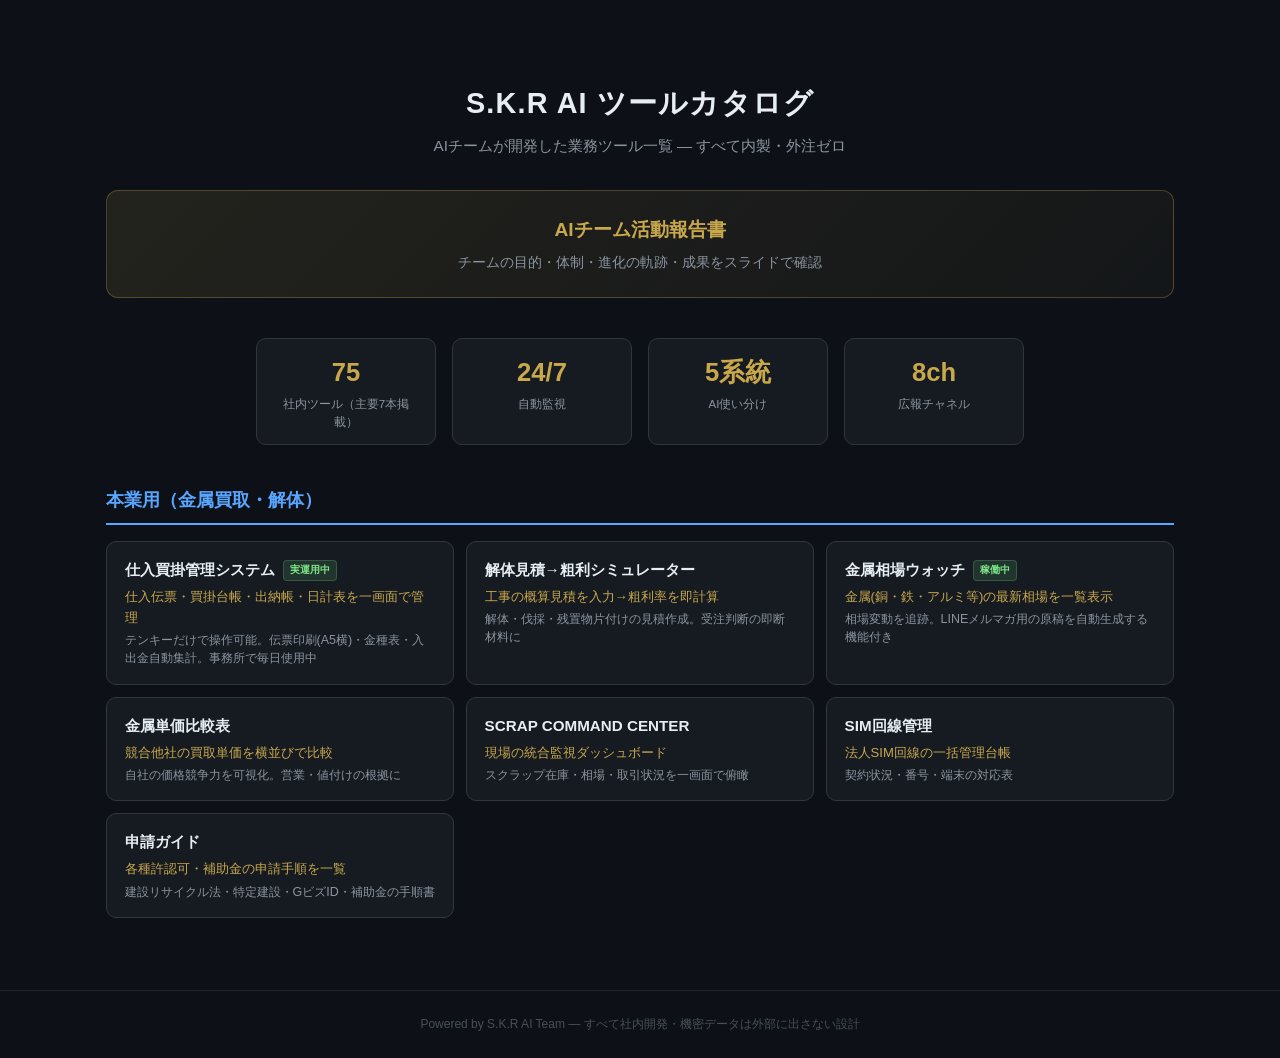
<file: index.html>
<!DOCTYPE html>
<html lang="ja">
<head>
<meta charset="UTF-8">
<meta name="viewport" content="width=device-width, initial-scale=1.0">
<title>S.K.R AI ツールカタログ</title>
<style>
  *,*::before,*::after{box-sizing:border-box;margin:0;padding:0}
  body{
    background:#0d1117;
    color:#c9d1d9;
    font-family:'Segoe UI','Hiragino Sans','Noto Sans JP',sans-serif;
    line-height:1.6;
    min-height:100vh;
    display:flex;
    flex-direction:column;
  }
  .container{
    max-width:1100px;
    margin:0 auto;
    padding:2rem 1rem;
    flex:1;
  }
  .header{
    text-align:center;
    padding:3rem 1rem 2rem;
  }
  .header h1{
    font-size:1.8rem;
    font-weight:700;
    color:#e6edf3;
    letter-spacing:.04em;
  }
  .header p{
    margin-top:.5rem;
    font-size:.95rem;
    color:#8b949e;
  }
  /* Hero banner */
  .hero{
    display:block;
    background:linear-gradient(135deg,rgba(201,168,76,.12),rgba(201,168,76,.04));
    border:1px solid rgba(201,168,76,.3);
    border-radius:12px;
    padding:1.5rem 1.5rem;
    text-decoration:none;
    color:inherit;
    margin-bottom:2.5rem;
    text-align:center;
    transition:border-color .2s,box-shadow .2s;
  }
  .hero:hover{border-color:rgba(201,168,76,.6);box-shadow:0 0 0 2px rgba(201,168,76,.15)}
  .hero-title{font-size:1.2rem;font-weight:700;color:#c9a84c;margin-bottom:.3rem}
  .hero-desc{font-size:.88rem;color:#8b949e}
  /* Stats */
  .stats{
    display:flex;flex-wrap:wrap;gap:1rem;justify-content:center;
    margin-bottom:2.5rem;
  }
  .stat{
    background:#161b22;border:1px solid #30363d;border-radius:10px;
    padding:.8rem 1.2rem;text-align:center;min-width:120px;flex:1;max-width:180px;
  }
  .stat-num{font-size:1.6rem;font-weight:900;color:#c9a84c}
  .stat-label{font-size:.72rem;color:#8b949e;margin-top:.1rem}
  /* Section */
  .section{margin-bottom:2.5rem}
  .section-title{
    font-size:1.15rem;
    font-weight:600;
    padding-bottom:.5rem;
    margin-bottom:1rem;
    border-bottom:2px solid;
  }
  .section-title--main{color:#58a6ff;border-color:#58a6ff}
  .section-title--side{color:#7ee787;border-color:#7ee787}
  .section-title--personal{color:#f0883e;border-color:#f0883e}
  /* Grid */
  .grid{
    display:grid;
    gap:.75rem;
    grid-template-columns:1fr;
  }
  @media(min-width:600px){.grid{grid-template-columns:repeat(2,1fr)}}
  @media(min-width:900px){.grid{grid-template-columns:repeat(3,1fr)}}
  /* Card */
  .card{
    display:block;
    background:#161b22;
    border:1px solid #30363d;
    border-radius:10px;
    padding:1rem 1.1rem;
    text-decoration:none;
    color:inherit;
    min-height:48px;
    transition:border-color .15s,box-shadow .15s;
  }
  .card:hover,.card:focus-visible{
    border-color:#58a6ff;
    box-shadow:0 0 0 1px #58a6ff33;
    outline:none;
  }
  .card-title{
    font-size:.95rem;
    font-weight:600;
    color:#e6edf3;
    margin-bottom:.25rem;
  }
  .card-use{
    font-size:.82rem;
    color:#c9a84c;
    margin-bottom:.2rem;
    font-weight:500;
  }
  .card-desc{
    font-size:.78rem;
    color:#8b949e;
    line-height:1.45;
  }
  .badge{
    display:inline-block;
    font-size:.65rem;
    padding:1px 6px;
    border-radius:4px;
    margin-left:4px;
    vertical-align:middle;
  }
  .badge-live{background:rgba(100,200,120,.15);color:#7ee787;border:1px solid rgba(100,200,120,.25)}
  .badge-wip{background:rgba(240,136,62,.1);color:#f0883e;border:1px solid rgba(240,136,62,.2)}
  .footer{
    text-align:center;
    padding:1.5rem 1rem;
    font-size:.75rem;
    color:#484f58;
    border-top:1px solid #21262d;
  }
</style>
</head>
<body>

<div class="container">
  <header class="header">
    <h1>S.K.R AI ツールカタログ</h1>
    <p>AIチームが開発した業務ツール一覧 — すべて内製・外注ゼロ</p>
  </header>

  <!-- Hero: Team Report -->
  <a class="hero" href="team-report.html">
    <div class="hero-title">AIチーム活動報告書</div>
    <div class="hero-desc">チームの目的・体制・進化の軌跡・成果をスライドで確認</div>
  </a>

  <!-- Stats -->
  <div class="stats">
    <div class="stat"><div class="stat-num">75</div><div class="stat-label">社内ツール（主要7本掲載）</div></div>
    <div class="stat"><div class="stat-num">24/7</div><div class="stat-label">自動監視</div></div>
    <div class="stat"><div class="stat-num">5系統</div><div class="stat-label">AI使い分け</div></div>
    <div class="stat"><div class="stat-num">8ch</div><div class="stat-label">広報チャネル</div></div>
  </div>

  <!-- 本業用 -->
  <section class="section">
    <h2 class="section-title section-title--main">本業用（金属買取・解体）</h2>
    <div class="grid">
      <a class="card" href="shiire-kaikake.html">
        <div class="card-title">仕入買掛管理システム <span class="badge badge-live">実運用中</span></div>
        <div class="card-use">仕入伝票・買掛台帳・出納帳・日計表を一画面で管理</div>
        <div class="card-desc">テンキーだけで操作可能。伝票印刷(A5横)・金種表・入出金自動集計。事務所で毎日使用中</div>
      </a>
      <a class="card" href="mitsumori-sim.html">
        <div class="card-title">解体見積→粗利シミュレーター</div>
        <div class="card-use">工事の概算見積を入力→粗利率を即計算</div>
        <div class="card-desc">解体・伐採・残置物片付けの見積作成。受注判断の即断材料に</div>
      </a>
      <a class="card" href="soba-watch.html">
        <div class="card-title">金属相場ウォッチ <span class="badge badge-live">稼働中</span></div>
        <div class="card-use">金属(銅・鉄・アルミ等)の最新相場を一覧表示</div>
        <div class="card-desc">相場変動を追跡。LINEメルマガ用の原稿を自動生成する機能付き</div>
      </a>
      <a class="card" href="skr-price-compare.html">
        <div class="card-title">金属単価比較表</div>
        <div class="card-use">競合他社の買取単価を横並びで比較</div>
        <div class="card-desc">自社の価格競争力を可視化。営業・値付けの根拠に</div>
      </a>
      <a class="card" href="scrap-monitor.html">
        <div class="card-title">SCRAP COMMAND CENTER</div>
        <div class="card-use">現場の統合監視ダッシュボード</div>
        <div class="card-desc">スクラップ在庫・相場・取引状況を一画面で俯瞰</div>
      </a>
      <a class="card" href="sim-manager.html">
        <div class="card-title">SIM回線管理</div>
        <div class="card-use">法人SIM回線の一括管理台帳</div>
        <div class="card-desc">契約状況・番号・端末の対応表</div>
      </a>
      <a class="card" href="shinsei-guide.html">
        <div class="card-title">申請ガイド</div>
        <div class="card-use">各種許認可・補助金の申請手順を一覧</div>
        <div class="card-desc">建設リサイクル法・特定建設・GビズID・補助金の手順書</div>
      </a>
    </div>
  </section>


</div>

<footer class="footer">Powered by S.K.R AI Team — すべて社内開発・機密データは外部に出さない設計</footer>

</body>
</html>
</file>
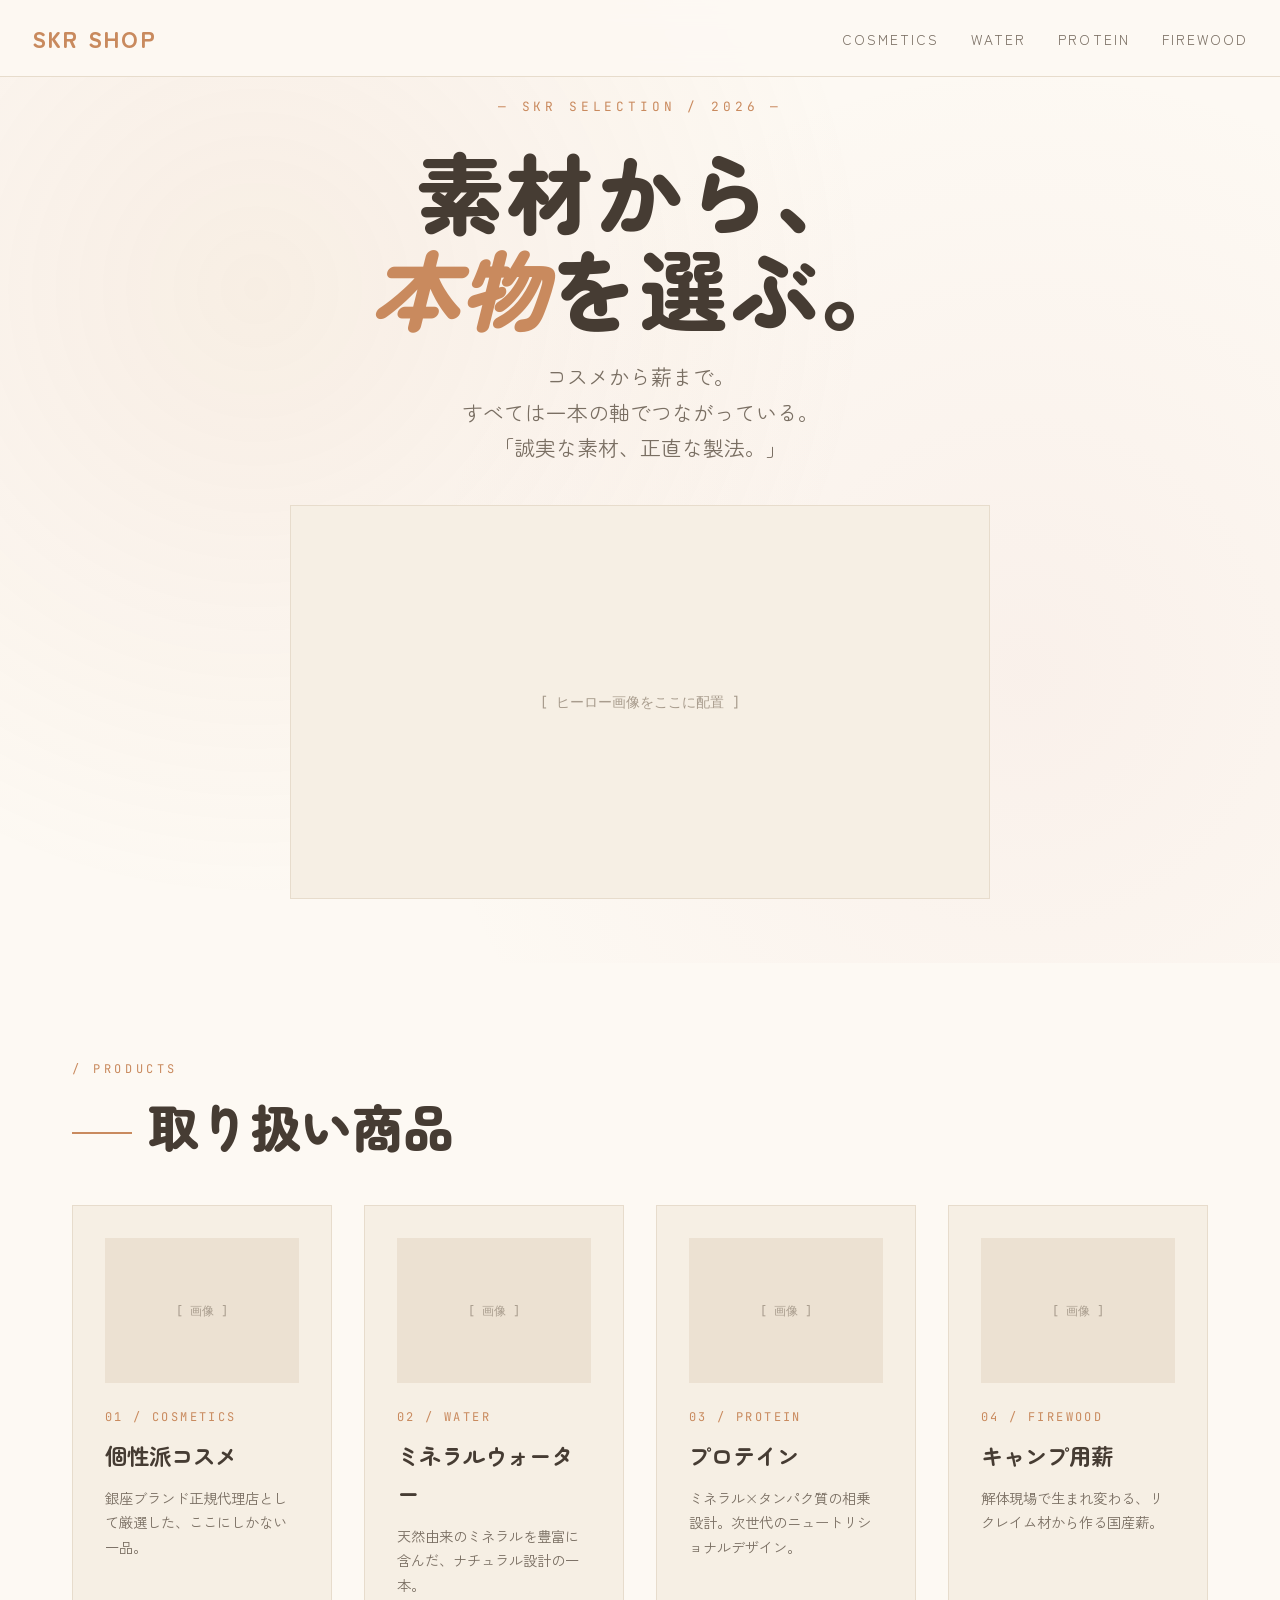
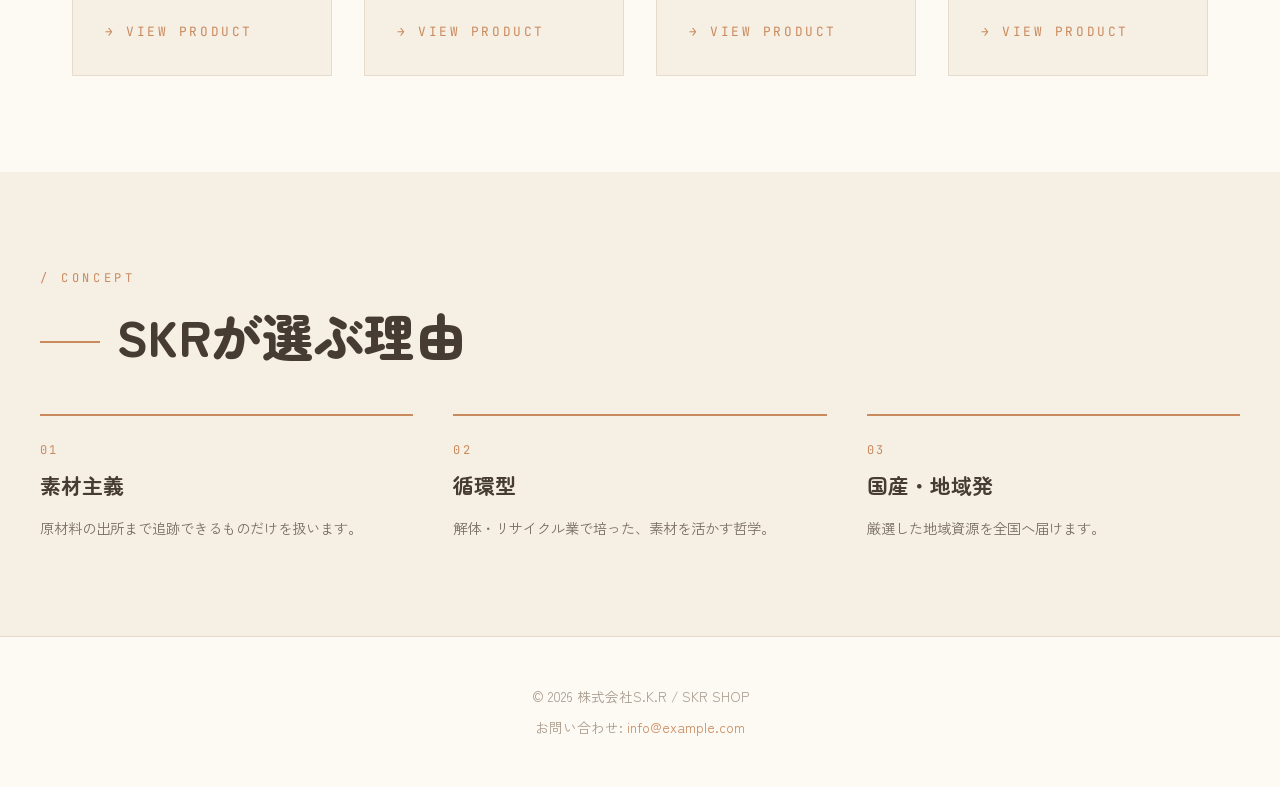
<file: wbl/index.html>
<!DOCTYPE html>
<html lang="ja">
<head>
  <meta charset="UTF-8">
  <meta name="viewport" content="width=device-width, initial-scale=1.0">
  <title>SKR SHOP | 厳選プロダクト</title>
  <meta name="description" content="SKRが厳選した個性派プロダクト。コスメ、ミネラルウォーター、プロテイン、キャンプ用薪。">
  <link rel="stylesheet" href="style.css">
</head>
<body>

  <!-- NAV -->
  <nav class="nav">
    <a href="index.html" class="nav-logo">SKR SHOP</a>
    <ul class="nav-links">
      <li><a href="cosmetics.html">Cosmetics</a></li>
      <li><a href="water.html">Water</a></li>
      <li><a href="protein.html">Protein</a></li>
      <li><a href="firewood.html">Firewood</a></li>
    </ul>
  </nav>

  <!-- HERO -->
  <section class="hero">
    <div class="hero-tag">— SKR Selection / 2026 —</div>
    <h1 class="hero-title">
      素材から、<br>
      <span class="accent">本物</span>を選ぶ。
    </h1>
    <p class="hero-subtitle">
      コスメから薪まで。<br>
      すべては一本の軸でつながっている。<br>
      「誠実な素材、正直な製法。」
    </p>
    <div class="hero-image">
      <!-- TODO: ヒーロー画像をここに -->
      <!-- <img src="images/hero.jpg" alt="SKR Shop"> -->
      [ ヒーロー画像をここに配置 ]
    </div>
  </section>

  <!-- PRODUCTS -->
  <section class="section">
    <div class="section-label">/ Products</div>
    <h2 class="section-title"><span class="divider"></span>取り扱い商品</h2>

    <div class="product-grid">

      <!-- コスメ -->
      <a href="cosmetics.html" class="product-card reveal">
        <div class="product-card-image">
          <!-- <img src="images/cosmetics-thumb.jpg" alt=""> -->
          [ 画像 ]
        </div>
        <div class="product-card-num">01 / COSMETICS</div>
        <h3 class="product-card-title">個性派コスメ</h3>
        <p class="product-card-desc">銀座ブランド正規代理店として厳選した、ここにしかない一品。</p>
        <span class="product-card-link">→ View Product</span>
      </a>

      <!-- ミネラルウォーター -->
      <a href="water.html" class="product-card reveal">
        <div class="product-card-image">
          <!-- <img src="images/water-thumb.jpg" alt=""> -->
          [ 画像 ]
        </div>
        <div class="product-card-num">02 / WATER</div>
        <h3 class="product-card-title">ミネラルウォーター</h3>
        <p class="product-card-desc">天然由来のミネラルを豊富に含んだ、ナチュラル設計の一本。</p>
        <span class="product-card-link">→ View Product</span>
      </a>

      <!-- プロテイン -->
      <a href="protein.html" class="product-card reveal">
        <div class="product-card-image">
          <!-- <img src="images/protein-thumb.jpg" alt=""> -->
          [ 画像 ]
        </div>
        <div class="product-card-num">03 / PROTEIN</div>
        <h3 class="product-card-title">プロテイン</h3>
        <p class="product-card-desc">ミネラル×タンパク質の相乗設計。次世代のニュートリショナルデザイン。</p>
        <span class="product-card-link">→ View Product</span>
      </a>

      <!-- 薪 -->
      <a href="firewood.html" class="product-card reveal">
        <div class="product-card-image">
          <!-- <img src="images/firewood-thumb.jpg" alt=""> -->
          [ 画像 ]
        </div>
        <div class="product-card-num">04 / FIREWOOD</div>
        <h3 class="product-card-title">キャンプ用薪</h3>
        <p class="product-card-desc">解体現場で生まれ変わる、リクレイム材から作る国産薪。</p>
        <span class="product-card-link">→ View Product</span>
      </a>

    </div>
  </section>

  <!-- ABOUT / CONCEPT -->
  <section class="features">
    <div class="features-inner">
      <div class="section-label">/ Concept</div>
      <h2 class="section-title"><span class="divider"></span>SKRが選ぶ理由</h2>

      <div class="features-grid">
        <div class="feature reveal">
          <div class="feature-num">01</div>
          <h3 class="feature-title">素材主義</h3>
          <p class="feature-desc">原材料の出所まで追跡できるものだけを扱います。</p>
        </div>
        <div class="feature reveal">
          <div class="feature-num">02</div>
          <h3 class="feature-title">循環型</h3>
          <p class="feature-desc">解体・リサイクル業で培った、素材を活かす哲学。</p>
        </div>
        <div class="feature reveal">
          <div class="feature-num">03</div>
          <h3 class="feature-title">国産・地域発</h3>
          <p class="feature-desc">厳選した地域資源を全国へ届けます。</p>
        </div>
      </div>
    </div>
  </section>

  <!-- FOOTER -->
  <footer class="footer">
    <p>© 2026 株式会社S.K.R / SKR SHOP</p>
    <p style="margin-top: 0.5rem;">お問い合わせ: <a href="mailto:info@example.com">info@example.com</a></p>
  </footer>

  <script src="script.js"></script>
</body>
</html>
</file>
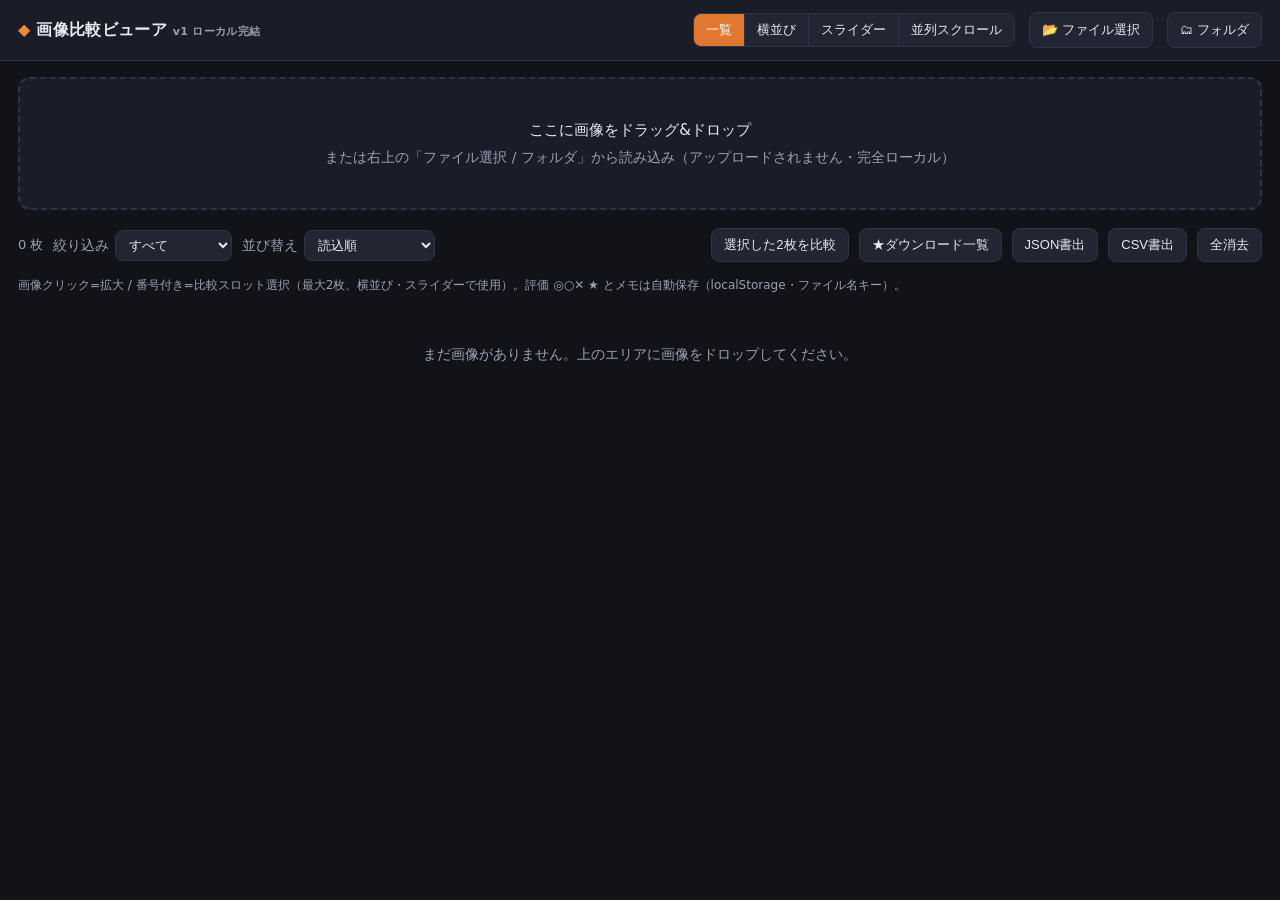
<file: image-compare.html>
<!DOCTYPE html>
<html lang="ja">
<head>
<meta charset="UTF-8">
<meta name="viewport" content="width=device-width, initial-scale=1.0">
<title>画像比較ビューア</title>
<style>
  :root{
    --bg:#111318; --panel:#1a1d27; --panel2:#222632; --line:#2e3346;
    --ink:#e8eaf0; --sub:#9ca0b4; --ac:#f0883e; --ac2:#e07830;
    --gn:#3ecf8e; --yl:#f5c451; --rd:#ff6b6b; --fav:#ff5d8f;
    --radius:12px;
  }
  *{box-sizing:border-box;}
  html,body{margin:0;height:100%;}
  body{
    background:var(--bg); color:var(--ink);
    font-family:"Segoe UI","Hiragino Kaku Gothic ProN","Noto Sans CJK JP",Meiryo,system-ui,sans-serif;
    font-size:14px; line-height:1.5;
  }
  header{
    display:flex; align-items:center; gap:14px; flex-wrap:wrap;
    padding:12px 18px; border-bottom:1px solid var(--line); background:var(--panel);
    position:sticky; top:0; z-index:50;
  }
  header h1{font-size:16px; margin:0; font-weight:600; letter-spacing:.3px;}
  header h1 .dot{color:var(--ac);}
  .sp{flex:1;}
  button, .btn, label.btn{
    background:var(--panel2); color:var(--ink); border:1px solid var(--line);
    border-radius:8px; padding:7px 12px; cursor:pointer; font-size:13px;
    transition:.12s; user-select:none; white-space:nowrap;
  }
  button:hover, .btn:hover, label.btn:hover{border-color:var(--ac); background:#262a3a;}
  button.primary{background:var(--ac2); border-color:var(--ac2); color:#fff;}
  button.primary:hover{background:var(--ac);}
  button:disabled{opacity:.4; cursor:not-allowed;}
  .seg{display:inline-flex; border:1px solid var(--line); border-radius:8px; overflow:hidden;}
  .seg button{border:none; border-radius:0; border-right:1px solid var(--line);}
  .seg button:last-child{border-right:none;}
  .seg button.active{background:var(--ac2); color:#fff;}
  select, input[type=text]{
    background:var(--panel2); color:var(--ink); border:1px solid var(--line);
    border-radius:8px; padding:6px 9px; font-size:13px; font-family:inherit;
  }
  .muted{color:var(--sub);}
  main{padding:16px 18px 60px;}

  /* drop zone */
  #drop{
    border:2px dashed var(--line); border-radius:var(--radius);
    padding:40px 20px; text-align:center; color:var(--sub);
    margin-bottom:18px; transition:.15s; background:var(--panel);
  }
  #drop.drag{border-color:var(--ac); background:#1a2030; color:var(--ink);}
  #drop .big{font-size:15px; color:var(--ink); margin-bottom:6px;}

  .toolbar{display:flex; gap:10px; flex-wrap:wrap; align-items:center; margin-bottom:14px;}
  .toolbar .grp{display:flex; gap:6px; align-items:center;}
  .count{font-size:13px; color:var(--sub);}

  /* grid */
  .grid{
    display:grid; grid-template-columns:repeat(auto-fill,minmax(190px,1fr)); gap:14px;
  }
  .card{
    background:var(--panel); border:1px solid var(--line); border-radius:var(--radius);
    overflow:hidden; position:relative; transition:.12s;
  }
  .card.sel{border-color:var(--ac); box-shadow:0 0 0 2px rgba(240,136,62,.35);}
  .card .thumb{
    width:100%; aspect-ratio:1/1; background:#0a0b0f center/contain no-repeat;
    cursor:pointer; display:block;
  }
  .card .fav-badge{
    position:absolute; top:7px; right:8px; font-size:16px; color:var(--fav);
    text-shadow:0 1px 3px #000; pointer-events:none;
  }
  .card .selnum{
    position:absolute; top:6px; left:8px; background:var(--ac2); color:#fff;
    font-size:12px; min-width:20px; height:20px; border-radius:10px;
    display:flex; align-items:center; justify-content:center; padding:0 5px;
  }
  .card .meta{padding:8px 9px 10px;}
  .card .name{font-size:11px; color:var(--sub); word-break:break-all; margin-bottom:6px; line-height:1.3; max-height:2.6em; overflow:hidden;}
  .rate{display:flex; gap:5px; align-items:center;}
  .rate button{padding:3px 8px; font-size:13px; line-height:1;}
  .rate button.r-good.on{background:var(--gn); border-color:var(--gn); color:#06281a;}
  .rate button.r-ok.on{background:var(--yl); border-color:var(--yl); color:#3a2c00;}
  .rate button.r-bad.on{background:var(--rd); border-color:var(--rd); color:#3a0a0a;}
  .rate button.r-fav.on{background:var(--fav); border-color:var(--fav); color:#3a0019;}
  .card textarea{
    width:100%; margin-top:7px; background:var(--panel2); color:var(--ink);
    border:1px solid var(--line); border-radius:6px; padding:5px 7px;
    font-size:11px; font-family:inherit; resize:vertical; min-height:30px;
  }

  /* compare view */
  #compareView{display:none;}
  .cmp-bar{display:flex; gap:10px; align-items:center; flex-wrap:wrap; margin-bottom:14px;}
  .side-wrap{display:flex; gap:14px; align-items:stretch; flex-wrap:wrap;}
  .side-col{flex:1 1 300px; min-width:280px; background:var(--panel); border:1px solid var(--line); border-radius:var(--radius); padding:10px;}
  .side-col img{width:100%; max-height:62vh; object-fit:contain; background:#0a0b0f; border-radius:8px; display:block;}
  .side-col .cap{font-size:12px; color:var(--sub); margin-top:8px; word-break:break-all;}

  /* slider */
  #sliderBox{position:relative; max-width:900px; margin:0 auto; user-select:none; touch-action:none;}
  #sliderBox .layer{position:relative; width:100%; background:#0a0b0f; border-radius:var(--radius); overflow:hidden;}
  #sliderBox img{display:block; width:100%; object-fit:contain; max-height:68vh;}
  #sliderBox .top{position:absolute; inset:0; overflow:hidden;}
  #sliderBox .top img{position:absolute; top:0; left:0; height:100%; width:auto;}
  #sliderBox .base img{visibility:hidden;}
  #sliderBox .handle{
    position:absolute; top:0; bottom:0; width:3px; background:var(--ac);
    left:50%; transform:translateX(-50%); cursor:ew-resize; z-index:5;
  }
  #sliderBox .handle::after{
    content:"↔"; position:absolute; top:50%; left:50%; transform:translate(-50%,-50%);
    background:var(--ac); color:#fff; width:30px; height:30px; border-radius:50%;
    display:flex; align-items:center; justify-content:center; font-size:15px;
  }
  .slider-labels{display:flex; justify-content:space-between; max-width:900px; margin:8px auto 0; font-size:12px; color:var(--sub);}

  /* parallel scroll */
  #parallel{display:flex; gap:14px; overflow-x:auto; padding-bottom:14px;}
  #parallel .pcol{flex:0 0 auto; width:300px; background:var(--panel); border:1px solid var(--line); border-radius:var(--radius); padding:10px;}
  #parallel .pcol img{width:100%; max-height:60vh; object-fit:contain; background:#0a0b0f; border-radius:8px;}
  #parallel .pcol .cap{font-size:11px; color:var(--sub); margin-top:6px; word-break:break-all;}

  .empty{text-align:center; color:var(--sub); padding:40px;}
  .hint{font-size:12px; color:var(--sub);}

  /* lightbox */
  #lightbox{position:fixed; inset:0; background:rgba(0,0,0,.92); z-index:200; display:none; align-items:center; justify-content:center; flex-direction:column;}
  #lightbox img{max-width:94vw; max-height:88vh; object-fit:contain;}
  #lightbox .lbcap{color:var(--sub); margin-top:10px; font-size:13px;}
  #lightbox .close{position:absolute; top:18px; right:24px; font-size:26px; cursor:pointer; color:#fff;}
  kbd{background:#000; border:1px solid var(--line); border-radius:4px; padding:1px 6px; font-size:11px;}
</style>
</head>
<body>
<header>
  <h1><span class="dot">◆</span> 画像比較ビューア <span class="muted" style="font-size:11px;">v1 ローカル完結</span></h1>
  <div class="sp"></div>
  <div class="seg" id="viewSeg">
    <button data-view="grid" class="active">一覧</button>
    <button data-view="side">横並び</button>
    <button data-view="slider">スライダー</button>
    <button data-view="parallel">並列スクロール</button>
  </div>
  <label class="btn">📂 ファイル選択<input type="file" id="fileInput" accept="image/*" multiple hidden></label>
  <label class="btn">🗂 フォルダ<input type="file" id="dirInput" webkitdirectory directory multiple hidden></label>
</header>

<main>
  <div id="drop">
    <div class="big">ここに画像をドラッグ&ドロップ</div>
    <div>または右上の「ファイル選択 / フォルダ」から読み込み（アップロードされません・完全ローカル）</div>
  </div>

  <!-- GRID -->
  <div id="gridView">
    <div class="toolbar">
      <div class="count" id="countLbl">0 枚</div>
      <div class="grp">
        <span class="muted">絞り込み</span>
        <select id="filterSel">
          <option value="all">すべて</option>
          <option value="fav">★お気に入り</option>
          <option value="good">◎</option>
          <option value="ok">○</option>
          <option value="bad">✕</option>
          <option value="none">未評価</option>
        </select>
      </div>
      <div class="grp">
        <span class="muted">並び替え</span>
        <select id="sortSel">
          <option value="added">読込順</option>
          <option value="rating">評価が高い順</option>
          <option value="name">名前順</option>
          <option value="fav">お気に入り優先</option>
        </select>
      </div>
      <div class="sp" style="flex:1"></div>
      <button id="btnCompareSel">選択した2枚を比較</button>
      <button id="btnExportFav">★ダウンロード一覧</button>
      <button id="btnExportJson">JSON書出</button>
      <button id="btnExportCsv">CSV書出</button>
      <button id="btnClear">全消去</button>
    </div>
    <div class="hint" style="margin-bottom:10px;">
      画像クリック=拡大 / 番号付き=比較スロット選択（最大2枚、横並び・スライダーで使用）。評価 ◎○✕ ★ とメモは自動保存（localStorage・ファイル名キー）。
    </div>
    <div id="grid" class="grid"></div>
    <div id="gridEmpty" class="empty">まだ画像がありません。上のエリアに画像をドロップしてください。</div>
  </div>

  <!-- COMPARE (side / slider / parallel) -->
  <div id="compareView">
    <div class="cmp-bar">
      <button id="btnBackGrid">← 一覧へ戻る</button>
      <span class="muted">比較スロット（一覧の番号バッジで選択 / ここで切替も可）</span>
      <select id="slotA"></select>
      <span class="muted">↔</span>
      <select id="slotB"></select>
      <button id="btnSwap">A↔B 入替</button>
    </div>

    <div id="sideView" class="side-wrap"></div>

    <div id="sliderViewWrap" style="display:none;">
      <div id="sliderBox">
        <div class="layer base"><img id="slBase"></div>
        <div class="layer top" id="slTopWrap"><img id="slTop"></div>
        <div class="handle" id="slHandle"></div>
      </div>
      <div class="slider-labels"><span id="slLblA">A</span><span id="slLblB">B</span></div>
      <div class="hint" style="text-align:center;margin-top:8px;">中央のハンドルを左右にドラッグ。左=A / 右=B が見えます。</div>
    </div>

    <div id="parallel" style="display:none;"></div>
  </div>
</main>

<div id="lightbox">
  <span class="close" id="lbClose">✕</span>
  <img id="lbImg">
  <div class="lbcap" id="lbCap"></div>
</div>

<script>
(function(){
  "use strict";
  var LS_KEY = "imgcompare.meta.v1";
  // meta keyed by filename: {rating:"good|ok|bad|", fav:bool, note:""}
  var meta = loadMeta();
  var images = []; // {id,name,url,added}
  var selSlots = []; // up to 2 ids for compare
  var addCounter = 0;
  var currentView = "grid";

  function loadMeta(){
    try { return JSON.parse(localStorage.getItem(LS_KEY)) || {}; }
    catch(e){ return {}; }
  }
  function saveMeta(){
    try { localStorage.setItem(LS_KEY, JSON.stringify(meta)); } catch(e){}
  }
  function metaFor(name){
    if(!meta[name]) meta[name] = {rating:"", fav:false, note:""};
    return meta[name];
  }

  function $(id){ return document.getElementById(id); }

  /* ---------- loading images ---------- */
  function addFiles(fileList){
    var arr = Array.prototype.slice.call(fileList);
    arr = arr.filter(function(f){ return f.type && f.type.indexOf("image/")===0; });
    arr.sort(function(a,b){ return a.name.localeCompare(b.name); });
    arr.forEach(function(f){
      var url = URL.createObjectURL(f);
      images.push({ id:"img"+(addCounter), name:f.name, url:url, added:addCounter });
      addCounter++;
    });
    renderGrid();
    refreshSlots();
  }

  $("fileInput").addEventListener("change", function(e){ addFiles(e.target.files); e.target.value=""; });
  $("dirInput").addEventListener("change", function(e){ addFiles(e.target.files); e.target.value=""; });

  var drop = $("drop");
  ["dragenter","dragover"].forEach(function(ev){
    drop.addEventListener(ev, function(e){ e.preventDefault(); drop.classList.add("drag"); });
    document.body.addEventListener(ev, function(e){ e.preventDefault(); });
  });
  ["dragleave","drop"].forEach(function(ev){
    drop.addEventListener(ev, function(e){ e.preventDefault(); drop.classList.remove("drag"); });
  });
  drop.addEventListener("drop", function(e){
    e.preventDefault(); drop.classList.remove("drag");
    if(e.dataTransfer && e.dataTransfer.files) addFiles(e.dataTransfer.files);
  });
  // allow drop anywhere
  document.body.addEventListener("drop", function(e){
    e.preventDefault();
    if(e.dataTransfer && e.dataTransfer.files && e.dataTransfer.files.length) addFiles(e.dataTransfer.files);
  });

  /* ---------- grid render ---------- */
  function ratingRank(r){ return r==="good"?3 : r==="ok"?2 : r==="bad"?1 : 0; }

  function filteredSorted(){
    var f = $("filterSel").value;
    var s = $("sortSel").value;
    var list = images.filter(function(im){
      var m = metaFor(im.name);
      if(f==="all") return true;
      if(f==="fav") return m.fav;
      if(f==="none") return !m.rating;
      return m.rating===f;
    });
    list = list.slice();
    if(s==="name") list.sort(function(a,b){ return a.name.localeCompare(b.name); });
    else if(s==="rating") list.sort(function(a,b){ return ratingRank(metaFor(b.name).rating)-ratingRank(metaFor(a.name).rating); });
    else if(s==="fav") list.sort(function(a,b){ return (metaFor(b.name).fav?1:0)-(metaFor(a.name).fav?1:0); });
    else list.sort(function(a,b){ return a.added-b.added; });
    return list;
  }

  function renderGrid(){
    var grid = $("grid");
    var list = filteredSorted();
    $("countLbl").textContent = images.length + " 枚" + (list.length!==images.length ? "（表示 "+list.length+"）" : "");
    $("gridEmpty").style.display = images.length ? "none" : "block";
    grid.innerHTML = "";
    list.forEach(function(im){
      var m = metaFor(im.name);
      var card = document.createElement("div");
      card.className = "card" + (selSlots.indexOf(im.id)>=0 ? " sel":"");

      var slotIdx = selSlots.indexOf(im.id);
      if(slotIdx>=0){
        var sn = document.createElement("div");
        sn.className="selnum"; sn.textContent = slotIdx===0?"A":"B";
        card.appendChild(sn);
      }
      if(m.fav){
        var fb = document.createElement("div"); fb.className="fav-badge"; fb.textContent="★"; card.appendChild(fb);
      }

      var thumb = document.createElement("div");
      thumb.className="thumb"; thumb.style.backgroundImage="url('"+im.url+"')";
      thumb.title="クリックで拡大 / Shift+クリックで比較スロット";
      thumb.addEventListener("click", function(ev){
        if(ev.shiftKey){ toggleSlot(im.id); }
        else openLightbox(im);
      });
      card.appendChild(thumb);

      var metaBox = document.createElement("div"); metaBox.className="meta";
      var nm = document.createElement("div"); nm.className="name"; nm.textContent=im.name; nm.title=im.name;
      metaBox.appendChild(nm);

      var rate = document.createElement("div"); rate.className="rate";
      rate.appendChild(rbtn("◎","good",m,im,"r-good"));
      rate.appendChild(rbtn("○","ok",m,im,"r-ok"));
      rate.appendChild(rbtn("✕","bad",m,im,"r-bad"));
      var favB = document.createElement("button");
      favB.className="r-fav"+(m.fav?" on":""); favB.textContent="★"; favB.title="お気に入り";
      favB.addEventListener("click", function(){ m.fav=!m.fav; saveMeta(); renderGrid(); });
      rate.appendChild(favB);
      var slotB = document.createElement("button");
      slotB.textContent = slotIdx>=0 ? (slotIdx===0?"A":"B") : "比較";
      slotB.title="比較スロットに追加/解除";
      slotB.style.marginLeft="auto";
      slotB.addEventListener("click", function(){ toggleSlot(im.id); });
      rate.appendChild(slotB);
      metaBox.appendChild(rate);

      var ta = document.createElement("textarea");
      ta.placeholder="メモ（プロンプト等）"; ta.value=m.note||"";
      ta.addEventListener("input", function(){ m.note=ta.value; saveMeta(); });
      metaBox.appendChild(ta);

      card.appendChild(metaBox);
      grid.appendChild(card);
    });
  }

  function rbtn(label, val, m, im, cls){
    var b = document.createElement("button");
    b.className = cls + (m.rating===val?" on":"");
    b.textContent=label;
    b.addEventListener("click", function(){
      m.rating = (m.rating===val)?"":val; saveMeta(); renderGrid();
    });
    return b;
  }

  function toggleSlot(id){
    var i = selSlots.indexOf(id);
    if(i>=0){ selSlots.splice(i,1); }
    else {
      if(selSlots.length>=2) selSlots.shift();
      selSlots.push(id);
    }
    renderGrid(); refreshSlots(); renderCompare();
  }

  $("filterSel").addEventListener("change", renderGrid);
  $("sortSel").addEventListener("change", renderGrid);

  /* ---------- lightbox ---------- */
  function openLightbox(im){
    $("lbImg").src = im.url;
    $("lbCap").textContent = im.name;
    $("lightbox").style.display="flex";
  }
  $("lbClose").addEventListener("click", function(){ $("lightbox").style.display="none"; });
  $("lightbox").addEventListener("click", function(e){ if(e.target.id==="lightbox") $("lightbox").style.display="none"; });
  document.addEventListener("keydown", function(e){ if(e.key==="Escape") $("lightbox").style.display="none"; });

  /* ---------- view switching ---------- */
  $("viewSeg").addEventListener("click", function(e){
    var b = e.target.closest("button"); if(!b) return;
    setView(b.getAttribute("data-view"));
  });
  function setView(v){
    currentView=v;
    var segs = $("viewSeg").querySelectorAll("button");
    segs.forEach(function(s){ s.classList.toggle("active", s.getAttribute("data-view")===v); });
    $("gridView").style.display = v==="grid"?"block":"none";
    $("compareView").style.display = v==="grid"?"none":"block";
    $("sideView").style.display = v==="side"?"flex":"none";
    $("sliderViewWrap").style.display = v==="slider"?"block":"none";
    $("parallel").style.display = v==="parallel"?"flex":"none";
    if(v!=="grid"){ refreshSlots(); renderCompare(); }
  }
  $("btnBackGrid").addEventListener("click", function(){ setView("grid"); });
  $("btnCompareSel").addEventListener("click", function(){
    if(selSlots.length<2){ alert("比較する2枚を選んでください（カードの「比較」ボタン or Shift+クリック）"); return; }
    setView("side");
  });

  /* ---------- compare slot selectors ---------- */
  function refreshSlots(){
    [["slotA",0],["slotB",1]].forEach(function(pair){
      var sel = $(pair[0]); var idx=pair[1];
      sel.innerHTML = "";
      var none = document.createElement("option"); none.value=""; none.textContent="（未選択）"; sel.appendChild(none);
      images.forEach(function(im){
        var o = document.createElement("option"); o.value=im.id; o.textContent=im.name; sel.appendChild(o);
      });
      sel.value = selSlots[idx] || "";
    });
  }
  $("slotA").addEventListener("change", function(){ setSlot(0,this.value); });
  $("slotB").addEventListener("change", function(){ setSlot(1,this.value); });
  function setSlot(idx,id){
    if(!id){ if(selSlots[idx]!==undefined) selSlots.splice(idx,1); }
    else { selSlots[idx]=id; }
    renderGrid(); renderCompare();
  }
  $("btnSwap").addEventListener("click", function(){
    if(selSlots.length===2){ selSlots.reverse(); refreshSlots(); renderGrid(); renderCompare(); }
  });

  function imgById(id){ for(var i=0;i<images.length;i++) if(images[i].id===id) return images[i]; return null; }

  /* ---------- render compare views ---------- */
  function renderCompare(){
    if(currentView==="side") renderSide();
    else if(currentView==="slider") renderSlider();
    else if(currentView==="parallel") renderParallel();
  }

  function renderSide(){
    var wrap = $("sideView"); wrap.innerHTML="";
    var picks = selSlots.length ? selSlots : images.slice(0,2).map(function(im){return im.id;});
    if(!picks.length){ wrap.innerHTML='<div class="empty">比較する画像を選んでください。</div>'; return; }
    picks.slice(0,2).forEach(function(id,i){
      var im = imgById(id); if(!im) return;
      var col = document.createElement("div"); col.className="side-col";
      var img = document.createElement("img"); img.src=im.url;
      img.style.cursor="zoom-in"; img.addEventListener("click", function(){ openLightbox(im); });
      col.appendChild(img);
      var cap = document.createElement("div"); cap.className="cap"; cap.textContent=(i===0?"A: ":"B: ")+im.name;
      col.appendChild(cap);
      wrap.appendChild(col);
    });
  }

  function renderParallel(){
    var p = $("parallel"); p.innerHTML="";
    var list = selSlots.length ? selSlots.map(imgById).filter(Boolean) : images;
    if(!list.length){ p.innerHTML='<div class="empty">画像がありません。</div>'; return; }
    list.forEach(function(im){
      var col = document.createElement("div"); col.className="pcol";
      var img = document.createElement("img"); img.src=im.url; img.style.cursor="zoom-in";
      img.addEventListener("click", function(){ openLightbox(im); });
      col.appendChild(img);
      var cap = document.createElement("div"); cap.className="cap"; cap.textContent=im.name;
      col.appendChild(cap);
      p.appendChild(col);
    });
  }

  /* ---------- before/after slider ---------- */
  var sliderPct = 50;
  function renderSlider(){
    var picks = selSlots.length>=2 ? selSlots : images.slice(0,2).map(function(im){return im.id;});
    var a = imgById(picks[0]); var b = imgById(picks[1]);
    var box = $("sliderBox");
    if(!a || !b){
      box.style.display="none";
      if(!$("sliderNote")){
        var n=document.createElement("div"); n.id="sliderNote"; n.className="empty";
        n.textContent="スライダー比較には2枚必要です。一覧で2枚選んでください。";
        box.parentNode.insertBefore(n, box);
      }
      return;
    }
    if($("sliderNote")) $("sliderNote").remove();
    box.style.display="block";
    $("slBase").src = b.url;   // base = B (right side)
    $("slTop").src = a.url;    // top  = A (left side, clipped)
    $("slLblA").textContent = "A: "+a.name;
    $("slLblB").textContent = "B: "+b.name;
    applySlider();
  }
  function applySlider(){
    var box=$("sliderBox");
    var w = box.clientWidth;
    $("slTopWrap").style.width = sliderPct + "%";
    $("slTop").style.width = w + "px";
    $("slHandle").style.left = sliderPct + "%";
  }
  (function setupSliderDrag(){
    var box=$("sliderBox"); var dragging=false;
    function move(clientX){
      var r = box.getBoundingClientRect();
      var x = clientX - r.left;
      sliderPct = Math.max(0, Math.min(100, (x/r.width)*100));
      applySlider();
    }
    $("slHandle").addEventListener("mousedown", function(e){ dragging=true; e.preventDefault(); });
    box.addEventListener("mousedown", function(e){ dragging=true; move(e.clientX); });
    window.addEventListener("mousemove", function(e){ if(dragging) move(e.clientX); });
    window.addEventListener("mouseup", function(){ dragging=false; });
    box.addEventListener("touchstart", function(e){ dragging=true; move(e.touches[0].clientX); });
    window.addEventListener("touchmove", function(e){ if(dragging){ move(e.touches[0].clientX); } }, {passive:true});
    window.addEventListener("touchend", function(){ dragging=false; });
    window.addEventListener("resize", function(){ if(currentView==="slider") applySlider(); });
  })();

  /* ---------- exports ---------- */
  function rowsForExport(){
    return images.map(function(im){
      var m = metaFor(im.name);
      return { name:im.name, rating:m.rating||"", fav:!!m.fav, note:m.note||"" };
    });
  }
  function download(filename, text, type){
    var blob = new Blob([text], {type:type||"text/plain;charset=utf-8"});
    var url = URL.createObjectURL(blob);
    var a = document.createElement("a"); a.href=url; a.download=filename; a.click();
    setTimeout(function(){ URL.revokeObjectURL(url); }, 1000);
  }
  $("btnExportJson").addEventListener("click", function(){
    download("image-ratings.json", JSON.stringify(rowsForExport(), null, 2), "application/json");
  });
  $("btnExportCsv").addEventListener("click", function(){
    var rows = rowsForExport();
    var head = "name,rating,fav,note";
    var body = rows.map(function(r){
      function q(s){ return '"'+String(s).replace(/"/g,'""')+'"'; }
      return [q(r.name), q(r.rating), r.fav?"1":"0", q(r.note)].join(",");
    }).join("\r\n");
    download("image-ratings.csv", "﻿"+head+"\r\n"+body, "text/csv;charset=utf-8");
  });
  $("btnExportFav").addEventListener("click", function(){
    var favs = images.filter(function(im){ return metaFor(im.name).fav; });
    if(!favs.length){ alert("お気に入り(★)が付いた画像がありません。"); return; }
    // open a printable list window with thumbnails + download links
    var html = '<html><head><meta charset="utf-8"><title>お気に入り一覧</title>'+
      '<style>body{background:#111318;color:#e8eaf0;font-family:sans-serif;padding:20px;}'+
      '.g{display:grid;grid-template-columns:repeat(auto-fill,minmax(220px,1fr));gap:16px;}'+
      '.c{background:#1a1d27;border:1px solid #2e3346;border-radius:10px;padding:10px;}'+
      'img{width:100%;border-radius:6px;}a{color:#f0883e;font-size:12px;word-break:break-all;}</style></head><body>'+
      '<h2>★ お気に入り '+favs.length+'枚</h2><p style="color:#9ca0b4">各画像を右クリック→「名前を付けて保存」、またはリンクから保存できます。</p><div class="g">'+
      favs.map(function(im){
        return '<div class="c"><a href="'+im.url+'" download="'+im.name+'"><img src="'+im.url+'"></a><div><a href="'+im.url+'" download="'+im.name+'">'+im.name+'</a></div></div>';
      }).join("")+'</div></body></html>';
    var w = window.open("", "_blank");
    if(w){ w.document.write(html); w.document.close(); }
    else { alert("ポップアップがブロックされました。許可してください。"); }
  });

  $("btnClear").addEventListener("click", function(){
    if(!images.length) return;
    if(!confirm("読み込んだ画像をすべて消去しますか？（評価・メモのデータは残ります）")) return;
    images.forEach(function(im){ URL.revokeObjectURL(im.url); });
    images=[]; selSlots=[]; renderGrid(); refreshSlots();
  });

  // init
  setView("grid");
  renderGrid();
  refreshSlots();
})();
</script>
</body>
</html>
</file>
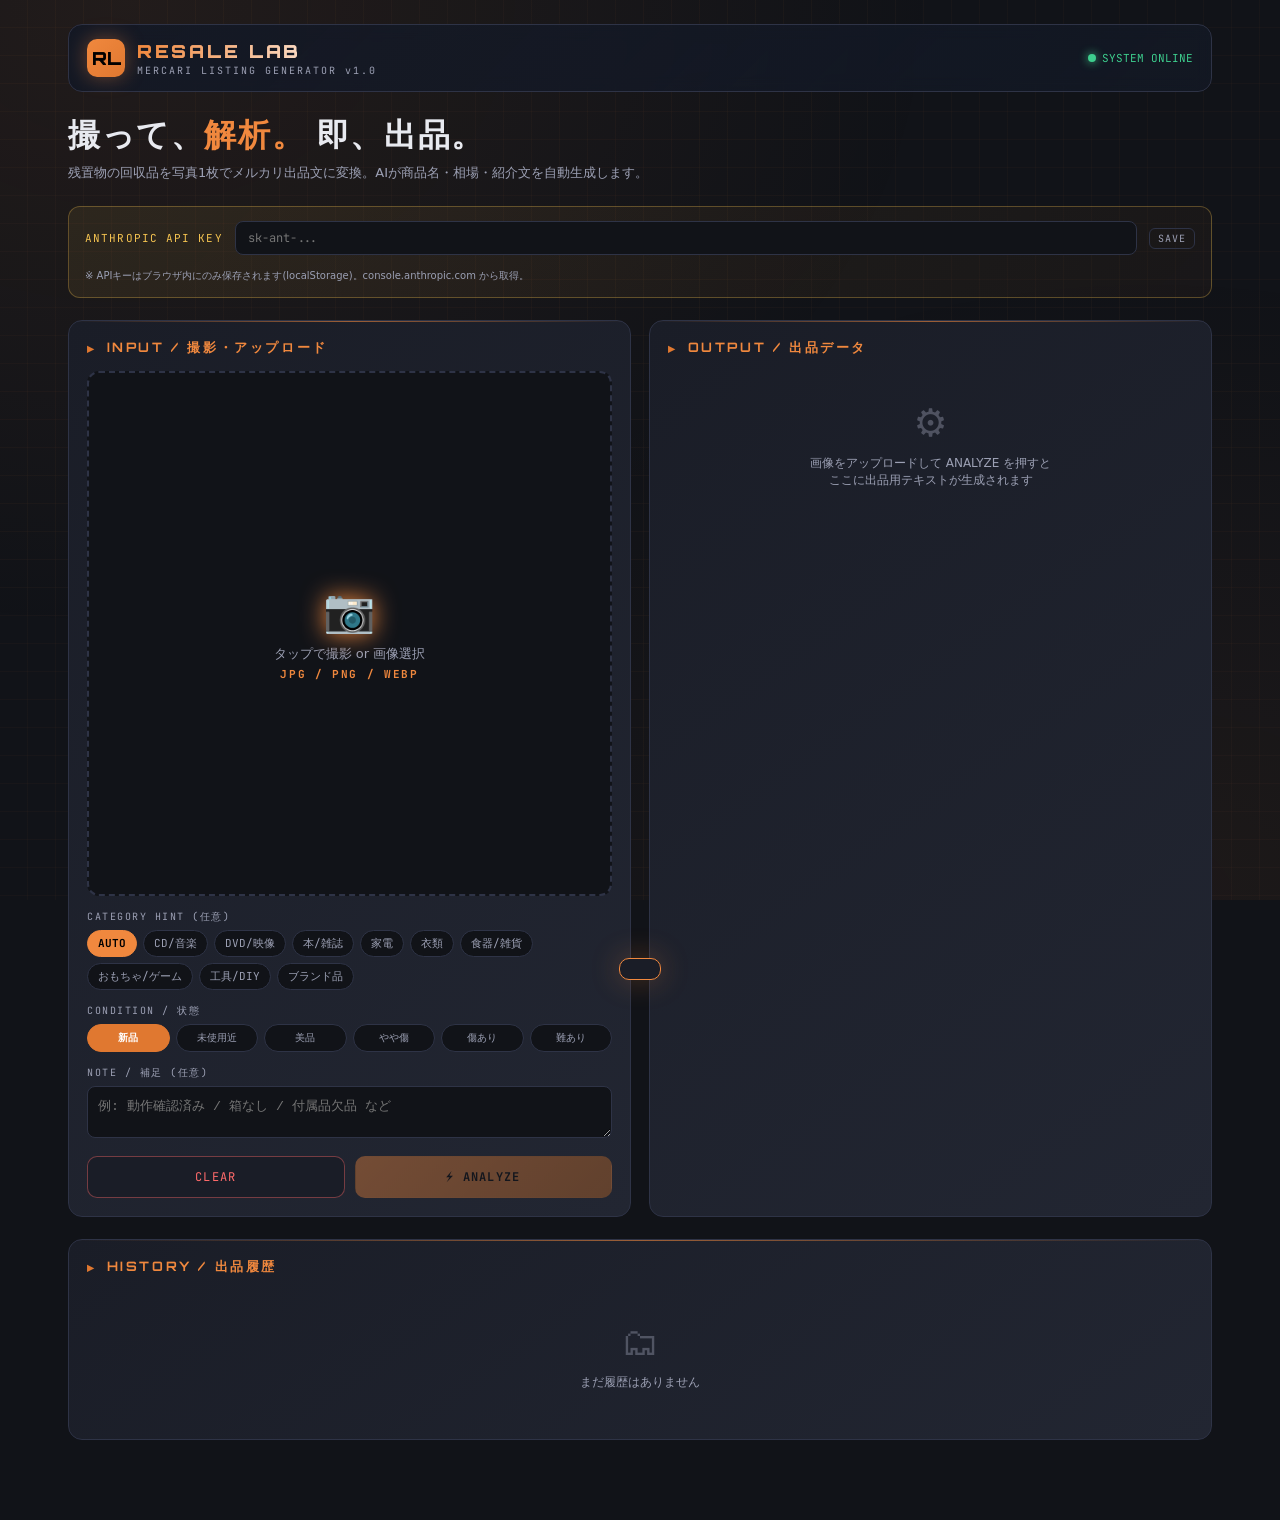
<file: mercari-lister.html>
<!DOCTYPE html>
<html lang="ja">
<head>
<meta charset="UTF-8">
<meta name="viewport" content="width=device-width, initial-scale=1.0">
<title>RESALE LAB — 残置物リユース出品ツール</title>
<link href="https://fonts.googleapis.com/css2?family=Orbitron:wght@500;700;900&family=Noto+Sans+JP:wght@300;400;500;700&family=JetBrains+Mono:wght@400;700&display=swap" rel="stylesheet">
<style>
:root{
  --bg:#111318;
  --bg-2:#161920;
  --panel:#1a1d27;
  --panel-2:#222632;
  --line:#2e3346;
  --ac:#f0883e;
  --ac-dim:#c06a28;
  --ac2:#e07830;
  --yl:#f5c451;
  --gn:#3ecf8e;
  --ink:#e8eaf0;
  --sub:#9ca0b4;
  --rd:#ff6b6b;
}
*{box-sizing:border-box;margin:0;padding:0}
html,body{background:var(--bg);color:var(--ink);font-family:"Segoe UI","Hiragino Kaku Gothic ProN","Noto Sans CJK JP",Meiryo,system-ui,sans-serif;min-height:100vh;overflow-x:hidden}
body::before{
  content:"";position:fixed;inset:0;pointer-events:none;z-index:0;
  background:
    radial-gradient(ellipse at 10% 0%, rgba(240,136,62,.08), transparent 50%),
    radial-gradient(ellipse at 90% 100%, rgba(224,120,48,.06), transparent 50%),
    linear-gradient(transparent 95%, rgba(240,136,62,.03) 95%) 0 0/100% 28px,
    linear-gradient(90deg, transparent 95%, rgba(240,136,62,.03) 95%) 0 0/28px 100%;
}
.wrap{position:relative;z-index:1;max-width:1180px;margin:0 auto;padding:24px 18px 80px}

header{display:flex;align-items:center;justify-content:space-between;padding:14px 18px;background:linear-gradient(135deg,rgba(17,24,39,.8),rgba(21,29,46,.5));border:1px solid var(--line);border-radius:14px;backdrop-filter:blur(8px);margin-bottom:22px}
.logo{display:flex;align-items:center;gap:12px}
.logo-mark{width:38px;height:38px;border-radius:10px;background:linear-gradient(135deg,var(--ac),var(--ac2));display:grid;place-items:center;font-family:'Orbitron',sans-serif;font-weight:900;color:#000;font-size:18px;box-shadow:0 0 20px rgba(240,136,62,.4)}
.logo h1{font-family:'Orbitron',sans-serif;font-weight:900;font-size:18px;letter-spacing:.15em;background:linear-gradient(90deg,var(--ac),#fff);-webkit-background-clip:text;-webkit-text-fill-color:transparent}
.logo small{display:block;font-family:'JetBrains Mono',monospace;font-size:10px;color:var(--sub);letter-spacing:.2em;margin-top:2px}
.status{font-family:'JetBrains Mono',monospace;font-size:11px;color:var(--gn);display:flex;align-items:center;gap:6px}
.status::before{content:"";width:8px;height:8px;border-radius:50%;background:var(--gn);box-shadow:0 0 10px var(--gn);animation:pulse 1.8s infinite}
@keyframes pulse{0%,100%{opacity:1}50%{opacity:.3}}

.hero{margin-bottom:24px}
.hero h2{font-family:'Orbitron',sans-serif;font-weight:700;font-size:clamp(22px,4vw,32px);letter-spacing:.05em;margin-bottom:6px}
.hero h2 span{color:var(--ac)}
.hero p{color:var(--sub);font-size:13px}

/* API key section */
.api-block{background:linear-gradient(135deg,rgba(245,196,81,.08),rgba(224,120,48,.04));border:1px solid rgba(245,196,81,.3);border-radius:12px;padding:14px 16px;margin-bottom:22px;display:flex;gap:12px;align-items:center;flex-wrap:wrap}
.api-block label{font-family:'JetBrains Mono',monospace;font-size:11px;color:var(--yl);letter-spacing:.1em;white-space:nowrap}
.api-block input{flex:1;min-width:220px;background:var(--bg);border:1px solid var(--line);color:var(--ink);padding:8px 12px;border-radius:8px;font-family:'JetBrains Mono',monospace;font-size:12px}
.api-block input:focus{outline:none;border-color:var(--yl)}
.api-block .hint{font-size:10px;color:var(--sub);width:100%;margin-top:2px}

.grid{display:grid;grid-template-columns:1fr 1fr;gap:18px}
@media(max-width:820px){.grid{grid-template-columns:1fr}}

.panel{background:linear-gradient(145deg,var(--panel),var(--panel-2));border:1px solid var(--line);border-radius:14px;padding:18px;position:relative;overflow:hidden}
.panel::before{content:"";position:absolute;top:0;left:0;right:0;height:1px;background:linear-gradient(90deg,transparent,var(--ac),transparent);opacity:.6}
.panel h3{font-family:'Orbitron',sans-serif;font-size:13px;letter-spacing:.2em;color:var(--ac);margin-bottom:14px;display:flex;align-items:center;gap:10px}
.panel h3::before{content:"▸";color:var(--ac2)}

/* Upload zone */
.drop{border:2px dashed var(--line);border-radius:12px;aspect-ratio:1/1;display:grid;place-items:center;cursor:pointer;transition:all .25s;position:relative;overflow:hidden;background:var(--bg)}
.drop:hover,.drop.drag{border-color:var(--ac);background:rgba(240,136,62,.04);box-shadow:inset 0 0 40px rgba(240,136,62,.08)}
.drop input{display:none}
.drop-inner{text-align:center;padding:20px;pointer-events:none}
.drop-icon{font-size:42px;margin-bottom:10px;filter:drop-shadow(0 0 12px var(--ac))}
.drop p{font-size:13px;color:var(--sub)}
.drop p strong{color:var(--ac);font-family:'JetBrains Mono',monospace;display:block;margin-top:4px;font-size:11px;letter-spacing:.15em}
.preview{width:100%;height:100%;object-fit:contain;background:#000}

.actions{display:flex;gap:10px;margin-top:14px;flex-wrap:wrap}
.btn{flex:1;min-width:130px;padding:12px 14px;border-radius:10px;border:1px solid var(--line);background:var(--panel);color:var(--ink);font-family:'JetBrains Mono',monospace;font-size:12px;letter-spacing:.1em;cursor:pointer;transition:all .2s;display:flex;align-items:center;justify-content:center;gap:8px}
.btn:hover:not(:disabled){border-color:var(--ac);color:var(--ac);box-shadow:0 0 14px rgba(240,136,62,.2)}
.btn:disabled{opacity:.4;cursor:not-allowed}
.btn-primary{background:linear-gradient(135deg,var(--ac),var(--ac-dim));color:#000;border-color:transparent;font-weight:700}
.btn-primary:hover:not(:disabled){box-shadow:0 0 24px rgba(240,136,62,.5);transform:translateY(-1px)}
.btn-danger{border-color:rgba(255,107,107,.4);color:var(--rd)}

/* Category chips */
.chips{display:flex;gap:6px;flex-wrap:wrap;margin-bottom:14px}
.chip{padding:5px 10px;border-radius:999px;border:1px solid var(--line);background:var(--bg);font-size:11px;color:var(--sub);cursor:pointer;transition:all .15s;font-family:'JetBrains Mono',monospace}
.chip:hover{color:var(--ink)}
.chip.active{background:var(--ac);color:#000;border-color:var(--ac);font-weight:700}

/* Condition selector */
.cond-row{display:flex;gap:6px;margin-bottom:14px}
.cond-row .chip{flex:1;text-align:center;font-size:10px;padding:6px 4px}
.cond-row .chip.active{background:var(--ac2);border-color:var(--ac2);color:#fff}

/* Result */
.result-field{margin-bottom:14px}
.result-field label{display:flex;justify-content:space-between;align-items:center;font-family:'JetBrains Mono',monospace;font-size:10px;letter-spacing:.15em;color:var(--sub);margin-bottom:6px}
.result-field label span{color:var(--ac)}
.result-field input,.result-field textarea{width:100%;background:var(--bg);border:1px solid var(--line);color:var(--ink);padding:10px 12px;border-radius:8px;font-family:"Segoe UI","Hiragino Kaku Gothic ProN","Noto Sans CJK JP",Meiryo,system-ui,sans-serif;font-size:13px;resize:vertical}
.result-field textarea{min-height:140px;line-height:1.6}
.result-field input:focus,.result-field textarea:focus{outline:none;border-color:var(--ac)}
.copy-btn{background:none;border:1px solid var(--line);color:var(--sub);font-family:'JetBrains Mono',monospace;font-size:10px;padding:3px 8px;border-radius:6px;cursor:pointer;transition:all .15s;letter-spacing:.1em}
.copy-btn:hover{color:var(--ac);border-color:var(--ac)}
.copy-btn.done{color:var(--gn);border-color:var(--gn)}

.price-row{display:grid;grid-template-columns:1fr 1fr 1fr;gap:10px;margin-bottom:14px}
.price-box{background:var(--bg);border:1px solid var(--line);border-radius:8px;padding:10px;text-align:center}
.price-box .lbl{font-family:'JetBrains Mono',monospace;font-size:9px;color:var(--sub);letter-spacing:.15em;margin-bottom:4px}
.price-box .val{font-family:'Orbitron',sans-serif;font-weight:700;font-size:16px;color:var(--yl)}
.price-box.recommend .val{color:var(--gn);font-size:19px}

.empty{text-align:center;color:var(--sub);padding:30px 10px;font-size:12px}
.empty-icon{font-size:38px;margin-bottom:10px;opacity:.4}

/* Loader */
.loader{display:none;align-items:center;justify-content:center;gap:10px;padding:20px;color:var(--ac);font-family:'JetBrains Mono',monospace;font-size:12px;letter-spacing:.15em}
.loader.show{display:flex}
.loader::before{content:"";width:16px;height:16px;border:2px solid var(--line);border-top-color:var(--ac);border-radius:50%;animation:spin .8s linear infinite}
@keyframes spin{to{transform:rotate(360deg)}}

/* History */
.history{margin-top:22px}
.history-list{display:grid;grid-template-columns:repeat(auto-fill,minmax(160px,1fr));gap:10px}
.hist-card{background:var(--panel);border:1px solid var(--line);border-radius:10px;overflow:hidden;cursor:pointer;transition:all .2s;position:relative}
.hist-card:hover{border-color:var(--ac);transform:translateY(-2px)}
.hist-card img{width:100%;aspect-ratio:1/1;object-fit:cover;display:block}
.hist-meta{padding:8px 10px}
.hist-meta .name{font-size:11px;color:var(--ink);overflow:hidden;text-overflow:ellipsis;white-space:nowrap;margin-bottom:2px}
.hist-meta .price{font-family:'JetBrains Mono',monospace;font-size:11px;color:var(--gn)}
.hist-del{position:absolute;top:4px;right:4px;width:22px;height:22px;border:none;background:rgba(0,0,0,.7);color:var(--rd);border-radius:6px;cursor:pointer;font-size:14px;opacity:0;transition:opacity .2s}
.hist-card:hover .hist-del{opacity:1}

.toast{position:fixed;bottom:20px;left:50%;transform:translateX(-50%) translateY(100px);background:var(--panel);border:1px solid var(--ac);color:var(--ac);padding:10px 20px;border-radius:10px;font-family:'JetBrains Mono',monospace;font-size:12px;letter-spacing:.1em;box-shadow:0 0 30px rgba(240,136,62,.3);transition:transform .3s;z-index:100}
.toast.show{transform:translateX(-50%) translateY(0)}
.toast.err{border-color:var(--rd);color:var(--rd);box-shadow:0 0 30px rgba(255,107,107,.3)}
</style>
</head>
<body>
<div class="wrap">

<header>
  <div class="logo">
    <div class="logo-mark">RL</div>
    <div>
      <h1>RESALE LAB</h1>
      <small>MERCARI LISTING GENERATOR v1.0</small>
    </div>
  </div>
  <div class="status">SYSTEM ONLINE</div>
</header>

<div class="hero">
  <h2>撮って、<span>解析。</span> 即、出品。</h2>
  <p>残置物の回収品を写真1枚でメルカリ出品文に変換。AIが商品名・相場・紹介文を自動生成します。</p>
</div>

<div class="api-block">
  <label>ANTHROPIC API KEY</label>
  <input type="password" id="apiKey" placeholder="sk-ant-..." autocomplete="off">
  <button class="copy-btn" id="saveKey">SAVE</button>
  <div class="hint">※ APIキーはブラウザ内にのみ保存されます(localStorage)。console.anthropic.com から取得。</div>
</div>

<div class="grid">

  <!-- LEFT: Input -->
  <div class="panel">
    <h3>INPUT / 撮影・アップロード</h3>

    <label class="drop" id="drop">
      <input type="file" id="file" accept="image/*" capture="environment">
      <div class="drop-inner" id="dropInner">
        <div class="drop-icon">📷</div>
        <p>タップで撮影 or 画像選択<strong>JPG / PNG / WEBP</strong></p>
      </div>
      <img class="preview" id="preview" style="display:none">
    </label>

    <div style="margin-top:14px">
      <label style="font-family:'JetBrains Mono',monospace;font-size:10px;letter-spacing:.15em;color:var(--sub);margin-bottom:6px;display:block">CATEGORY HINT (任意)</label>
      <div class="chips" id="catChips">
        <span class="chip active" data-cat="auto">AUTO</span>
        <span class="chip" data-cat="CD/音楽">CD/音楽</span>
        <span class="chip" data-cat="DVD/映像">DVD/映像</span>
        <span class="chip" data-cat="本/雑誌">本/雑誌</span>
        <span class="chip" data-cat="家電">家電</span>
        <span class="chip" data-cat="衣類">衣類</span>
        <span class="chip" data-cat="食器/雑貨">食器/雑貨</span>
        <span class="chip" data-cat="おもちゃ/ゲーム">おもちゃ/ゲーム</span>
        <span class="chip" data-cat="工具/DIY">工具/DIY</span>
        <span class="chip" data-cat="ブランド品">ブランド品</span>
      </div>

      <label style="font-family:'JetBrains Mono',monospace;font-size:10px;letter-spacing:.15em;color:var(--sub);margin-bottom:6px;display:block">CONDITION / 状態</label>
      <div class="cond-row" id="condRow">
        <span class="chip active" data-cond="新品、未使用">新品</span>
        <span class="chip" data-cond="未使用に近い">未使用近</span>
        <span class="chip" data-cond="目立った傷や汚れなし">美品</span>
        <span class="chip" data-cond="やや傷や汚れあり">やや傷</span>
        <span class="chip" data-cond="傷や汚れあり">傷あり</span>
        <span class="chip" data-cond="全体的に状態が悪い">難あり</span>
      </div>

      <label style="font-family:'JetBrains Mono',monospace;font-size:10px;letter-spacing:.15em;color:var(--sub);margin-bottom:6px;display:block">NOTE / 補足 (任意)</label>
      <textarea id="userNote" placeholder="例: 動作確認済み / 箱なし / 付属品欠品 など" style="width:100%;background:var(--bg);border:1px solid var(--line);color:var(--ink);padding:10px;border-radius:8px;font-family:"Segoe UI","Hiragino Kaku Gothic ProN","Noto Sans CJK JP",Meiryo,system-ui,sans-serif;font-size:12px;min-height:60px;resize:vertical"></textarea>
    </div>

    <div class="actions">
      <button class="btn btn-danger" id="clearBtn">CLEAR</button>
      <button class="btn btn-primary" id="analyzeBtn" disabled>⚡ ANALYZE</button>
    </div>
  </div>

  <!-- RIGHT: Output -->
  <div class="panel">
    <h3>OUTPUT / 出品データ</h3>

    <div class="loader" id="loader">ANALYZING IMAGE...</div>

    <div id="empty" class="empty">
      <div class="empty-icon">⚙</div>
      <p>画像をアップロードして ANALYZE を押すと<br>ここに出品用テキストが生成されます</p>
    </div>

    <div id="result" style="display:none">
      <div class="result-field">
        <label>商品名 / TITLE <button class="copy-btn" data-copy="title">COPY</button></label>
        <input id="title" type="text">
      </div>

      <div class="price-row">
        <div class="price-box"><div class="lbl">当時定価</div><div class="val" id="originalPrice">—</div></div>
        <div class="price-box"><div class="lbl">中古相場</div><div class="val" id="marketPrice">—</div></div>
        <div class="price-box recommend"><div class="lbl">推奨出品</div><div class="val" id="recommendPrice">—</div></div>
      </div>

      <div class="result-field">
        <label>商品説明 / DESCRIPTION <button class="copy-btn" data-copy="description">COPY</button></label>
        <textarea id="description"></textarea>
      </div>

      <div class="result-field">
        <label>ハッシュタグ / TAGS <button class="copy-btn" data-copy="tags">COPY</button></label>
        <input id="tags" type="text">
      </div>

      <div class="actions">
        <button class="btn" id="copyAllBtn">📋 COPY ALL (タイトル+説明)</button>
        <button class="btn btn-primary" id="saveBtn">💾 SAVE TO HISTORY</button>
      </div>
    </div>
  </div>

</div>

<div class="history">
  <div class="panel">
    <h3>HISTORY / 出品履歴</h3>
    <div id="historyList" class="history-list"></div>
    <div id="histEmpty" class="empty"><div class="empty-icon">🗂</div><p>まだ履歴はありません</p></div>
  </div>
</div>

</div>

<div class="toast" id="toast"></div>

<script>
const $ = id => document.getElementById(id);
const drop = $('drop'), file = $('file'), preview = $('preview'), dropInner = $('dropInner');
const analyzeBtn = $('analyzeBtn'), clearBtn = $('clearBtn');
const loader = $('loader'), empty = $('empty'), result = $('result');
const apiKeyInput = $('apiKey'), saveKeyBtn = $('saveKey');
const toast = $('toast');

let currentImage = null; // base64
let currentMime = null;
let selectedCat = 'auto';
let selectedCond = '新品、未使用';
let currentData = null;

// --- API key persistence ---
const savedKey = localStorage.getItem('anthropic_api_key') || '';
apiKeyInput.value = savedKey;
saveKeyBtn.onclick = () => {
  localStorage.setItem('anthropic_api_key', apiKeyInput.value.trim());
  showToast('APIキーを保存しました');
};

// --- Toast ---
function showToast(msg, err=false){
  toast.textContent = msg;
  toast.classList.toggle('err', err);
  toast.classList.add('show');
  setTimeout(()=>toast.classList.remove('show'), 2400);
}

// --- Drag/drop + file ---
['dragenter','dragover'].forEach(e=>drop.addEventListener(e, ev=>{ev.preventDefault();drop.classList.add('drag')}));
['dragleave','drop'].forEach(e=>drop.addEventListener(e, ev=>{ev.preventDefault();drop.classList.remove('drag')}));
drop.addEventListener('drop', ev=>{
  const f = ev.dataTransfer.files[0];
  if(f) handleFile(f);
});
file.addEventListener('change', e=>{ if(e.target.files[0]) handleFile(e.target.files[0]) });

function handleFile(f){
  if(!f.type.startsWith('image/')){ showToast('画像ファイルを選択してください', true); return; }
  currentMime = f.type;
  const reader = new FileReader();
  reader.onload = e => {
    const img = new Image();
    img.onload = () => {
      // resize to max 1280 for API efficiency
      const max = 1280;
      let w = img.width, h = img.height;
      if(w > max || h > max){
        const ratio = Math.min(max/w, max/h);
        w = Math.round(w*ratio); h = Math.round(h*ratio);
      }
      const c = document.createElement('canvas');
      c.width = w; c.height = h;
      c.getContext('2d').drawImage(img, 0, 0, w, h);
      const dataUrl = c.toDataURL('image/jpeg', 0.85);
      currentImage = dataUrl.split(',')[1];
      currentMime = 'image/jpeg';
      preview.src = dataUrl;
      preview.style.display = 'block';
      dropInner.style.display = 'none';
      analyzeBtn.disabled = false;
    };
    img.src = e.target.result;
  };
  reader.readAsDataURL(f);
}

// --- Category & condition chips ---
document.querySelectorAll('#catChips .chip').forEach(c=>{
  c.onclick = () => {
    document.querySelectorAll('#catChips .chip').forEach(x=>x.classList.remove('active'));
    c.classList.add('active');
    selectedCat = c.dataset.cat;
  };
});
document.querySelectorAll('#condRow .chip').forEach(c=>{
  c.onclick = () => {
    document.querySelectorAll('#condRow .chip').forEach(x=>x.classList.remove('active'));
    c.classList.add('active');
    selectedCond = c.dataset.cond;
  };
});

// --- Clear ---
clearBtn.onclick = () => {
  currentImage = null;
  preview.style.display = 'none';
  preview.src = '';
  dropInner.style.display = 'block';
  file.value = '';
  analyzeBtn.disabled = true;
  empty.style.display = 'block';
  result.style.display = 'none';
  $('userNote').value = '';
};

// --- Analyze (call Claude API) ---
analyzeBtn.onclick = async () => {
  const key = apiKeyInput.value.trim();
  if(!key){ showToast('APIキーを入力してください', true); return; }
  if(!currentImage){ showToast('画像を選択してください', true); return; }

  loader.classList.add('show');
  empty.style.display = 'none';
  result.style.display = 'none';
  analyzeBtn.disabled = true;

  const userNote = $('userNote').value.trim();
  const catHint = selectedCat === 'auto' ? '(AIが自動判別)' : selectedCat;

  const prompt = `あなたはメルカリ出品のプロです。画像の商品を解析し、リサイクル品として出品するための情報を生成してください。

【カテゴリヒント】${catHint}
【商品状態】${selectedCond}
【出品者の補足】${userNote || 'なし'}

以下のJSON形式のみで回答してください(前後に文章や\`\`\`は付けない):

{
  "title": "メルカリ出品タイトル(40文字以内、ブランド名・型番・重要キーワードを含める)",
  "category": "判定した具体的カテゴリ(例: J-POP CD, 家電/キッチン家電 など)",
  "originalPrice": "発売当時の定価(円、不明なら null)",
  "marketPrice": "現在の中古相場の目安(円、不明なら null)",
  "recommendPrice": "推奨出品価格(円、相場と状態を考慮)",
  "description": "メルカリ商品説明文。以下を含める:\\n- 商品の詳細情報(CDなら収録曲・リリース年・レーベル、本なら著者・出版社・発行年、家電なら型番・機能 など、商品種別に応じて)\\n- 状態の説明\\n- 発送・取引に関する一言\\n改行を\\\\nで表現し、読みやすく整形。絵文字は控えめに。300〜500文字程度。",
  "tags": "#で始まるハッシュタグを半角スペース区切りで5〜8個",
  "notes": "出品者向けの補足メモ(真贋注意点・価格根拠など、1〜2行)"
}

不明な項目は null または "不明" を使う。価格は数値のみ(円やカンマ無し)。画像から読み取れる情報を最大限活用してください。`;

  try {
    const res = await fetch('https://api.anthropic.com/v1/messages', {
      method: 'POST',
      headers: {
        'Content-Type': 'application/json',
        'x-api-key': key,
        'anthropic-version': '2023-06-01',
        'anthropic-dangerous-direct-browser-access': 'true'
      },
      body: JSON.stringify({
        model: 'claude-sonnet-4-20250514',
        max_tokens: 2000,
        messages: [{
          role: 'user',
          content: [
            { type: 'image', source: { type: 'base64', media_type: currentMime, data: currentImage } },
            { type: 'text', text: prompt }
          ]
        }]
      })
    });

    if(!res.ok){
      const errText = await res.text();
      throw new Error(`API ${res.status}: ${errText.slice(0,200)}`);
    }
    const data = await res.json();
    const text = data.content.filter(c=>c.type==='text').map(c=>c.text).join('\n').trim();
    const cleaned = text.replace(/```json|```/g,'').trim();
    const parsed = JSON.parse(cleaned);

    currentData = parsed;
    renderResult(parsed);
    showToast('解析完了');
  } catch(e){
    console.error(e);
    showToast('解析失敗: ' + e.message, true);
    empty.style.display = 'block';
  } finally {
    loader.classList.remove('show');
    analyzeBtn.disabled = false;
  }
};

function fmtPrice(v){
  if(v === null || v === undefined || v === '不明' || v === '') return '—';
  const n = typeof v === 'number' ? v : parseInt(String(v).replace(/[^\d]/g,''));
  if(isNaN(n)) return '—';
  return '¥' + n.toLocaleString();
}

function renderResult(d){
  $('title').value = d.title || '';
  $('originalPrice').textContent = fmtPrice(d.originalPrice);
  $('marketPrice').textContent = fmtPrice(d.marketPrice);
  $('recommendPrice').textContent = fmtPrice(d.recommendPrice);
  $('description').value = (d.description || '').replace(/\\n/g,'\n');
  $('tags').value = d.tags || '';
  empty.style.display = 'none';
  result.style.display = 'block';
}

// --- Copy buttons ---
document.querySelectorAll('.copy-btn[data-copy]').forEach(btn=>{
  btn.onclick = async () => {
    const field = btn.dataset.copy;
    const val = $(field).value;
    await navigator.clipboard.writeText(val);
    btn.textContent = 'COPIED';
    btn.classList.add('done');
    setTimeout(()=>{ btn.textContent='COPY'; btn.classList.remove('done') }, 1500);
  };
});

$('copyAllBtn').onclick = async () => {
  const combined = `${$('title').value}\n\n${$('description').value}\n\n${$('tags').value}`;
  await navigator.clipboard.writeText(combined);
  showToast('タイトル+説明+タグをコピーしました');
};

// --- History ---
function loadHistory(){
  try { return JSON.parse(localStorage.getItem('resale_history')||'[]'); }
  catch(e){ return []; }
}
function saveHistory(list){
  // keep images compact; limit 30 entries
  localStorage.setItem('resale_history', JSON.stringify(list.slice(0,30)));
}

$('saveBtn').onclick = () => {
  if(!currentData) return;
  const entry = {
    id: Date.now(),
    thumb: preview.src,
    title: $('title').value,
    price: $('recommendPrice').textContent,
    description: $('description').value,
    tags: $('tags').value,
    date: new Date().toLocaleString('ja-JP')
  };
  const list = loadHistory();
  list.unshift(entry);
  saveHistory(list);
  renderHistory();
  showToast('履歴に保存しました');
};

function renderHistory(){
  const list = loadHistory();
  const box = $('historyList');
  const histEmpty = $('histEmpty');
  if(list.length === 0){
    box.innerHTML = '';
    histEmpty.style.display = 'block';
    return;
  }
  histEmpty.style.display = 'none';
  box.innerHTML = list.map(e => `
    <div class="hist-card" data-id="${e.id}">
      <button class="hist-del" data-del="${e.id}">✕</button>
      <img src="${e.thumb}" alt="">
      <div class="hist-meta">
        <div class="name">${e.title}</div>
        <div class="price">${e.price}</div>
      </div>
    </div>
  `).join('');
  box.querySelectorAll('.hist-card').forEach(card => {
    card.onclick = ev => {
      if(ev.target.dataset.del) return;
      const id = parseInt(card.dataset.id);
      const item = loadHistory().find(x=>x.id===id);
      if(item){
        $('title').value = item.title;
        $('description').value = item.description;
        $('tags').value = item.tags;
        $('recommendPrice').textContent = item.price;
        preview.src = item.thumb;
        preview.style.display = 'block';
        dropInner.style.display = 'none';
        empty.style.display = 'none';
        result.style.display = 'block';
        window.scrollTo({top:0,behavior:'smooth'});
      }
    };
  });
  box.querySelectorAll('[data-del]').forEach(b => {
    b.onclick = ev => {
      ev.stopPropagation();
      const id = parseInt(b.dataset.del);
      saveHistory(loadHistory().filter(x=>x.id!==id));
      renderHistory();
    };
  });
}
renderHistory();
</script>
</body>
</html>
</file>
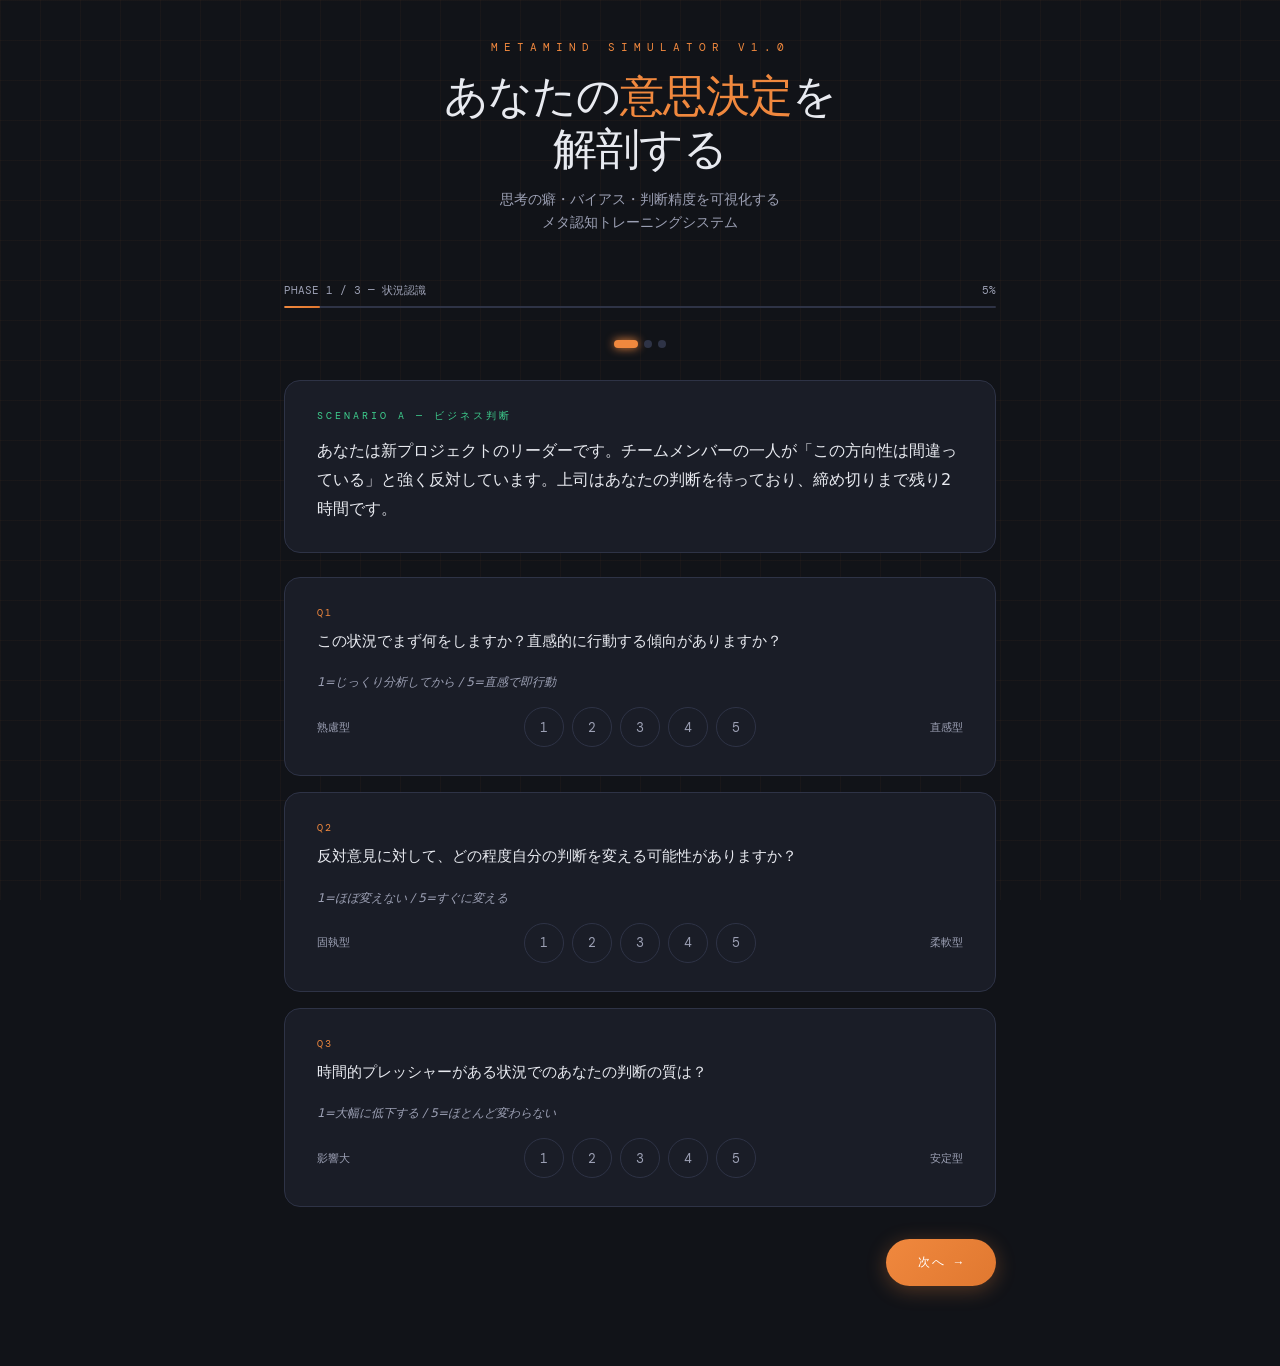
<file: metacognition-simulator.html>
<!DOCTYPE html>
<html lang="ja">
<head>
<meta charset="UTF-8">
<meta name="viewport" content="width=device-width, initial-scale=1.0">
<title>MetaMind — メタ認知シミュレーター</title>
<link href="https://fonts.googleapis.com/css2?family=Noto+Sans+JP:wght@300;400;500;700&family=DM+Mono:wght@400;500&display=swap" rel="stylesheet">
<style>
  :root {
    --bg: #111318;
    --panel: #1a1d27;
    --panel2: #222632;
    --line: #2e3346;
    --ac: #f0883e;
    --ac2: #e07830;
    --gn: #3ecf8e;
    --ink: #e8eaf0;
    --sub: #9ca0b4;
    --yl: #f5c451;
    --rd: #ff6b6b;
  }

  * { box-sizing: border-box; margin: 0; padding: 0; }

  body {
    background: var(--bg);
    color: var(--ink);
    font-family: "Segoe UI", "Hiragino Kaku Gothic ProN", "Noto Sans CJK JP", Meiryo, system-ui, sans-serif;
    min-height: 100vh;
    overflow-x: hidden;
  }

  /* Background grid */
  body::before {
    content: '';
    position: fixed;
    inset: 0;
    background-image:
      linear-gradient(rgba(240,136,62,0.04) 1px, transparent 1px),
      linear-gradient(90deg, rgba(240,136,62,0.04) 1px, transparent 1px);
    background-size: 40px 40px;
    pointer-events: none;
    z-index: 0;
  }

  .container {
    position: relative;
    z-index: 1;
    max-width: 760px;
    margin: 0 auto;
    padding: 40px 24px 80px;
  }

  /* Header */
  .header {
    text-align: center;
    margin-bottom: 48px;
    animation: fadeDown 0.8s ease both;
  }

  .logo {
    font-family: 'DM Mono', monospace;
    font-size: 11px;
    letter-spacing: 6px;
    color: var(--ac);
    text-transform: uppercase;
    margin-bottom: 16px;
  }

  .title {
    font-size: clamp(28px, 6vw, 44px);
    font-weight: 300;
    letter-spacing: -1px;
    line-height: 1.2;
    margin-bottom: 12px;
  }

  .title span {
    color: var(--ac);
  }

  .subtitle {
    color: var(--sub);
    font-size: 14px;
    font-weight: 300;
    line-height: 1.7;
  }

  /* Progress bar */
  .progress-wrap {
    margin-bottom: 32px;
    animation: fadeIn 0.6s ease 0.3s both;
  }

  .progress-meta {
    display: flex;
    justify-content: space-between;
    font-family: 'DM Mono', monospace;
    font-size: 11px;
    color: var(--sub);
    margin-bottom: 8px;
  }

  .progress-bar {
    height: 2px;
    background: var(--line);
    border-radius: 2px;
    overflow: hidden;
  }

  .progress-fill {
    height: 100%;
    background: linear-gradient(90deg, var(--ac), var(--ac2));
    border-radius: 2px;
    transition: width 0.5s cubic-bezier(0.4,0,0.2,1);
  }

  /* Scenario card */
  .scenario-card {
    background: var(--panel);
    border: 1px solid var(--line);
    border-radius: 16px;
    padding: 28px 32px;
    margin-bottom: 24px;
    animation: fadeIn 0.5s ease both;
  }

  .scenario-tag {
    font-family: 'DM Mono', monospace;
    font-size: 10px;
    letter-spacing: 3px;
    color: var(--gn);
    text-transform: uppercase;
    margin-bottom: 14px;
  }

  .scenario-text {
    font-size: 16px;
    line-height: 1.8;
    color: var(--ink);
    font-weight: 300;
  }

  /* Questions */
  .question-block {
    background: var(--panel);
    border: 1px solid var(--line);
    border-radius: 16px;
    padding: 28px 32px;
    margin-bottom: 16px;
    transition: border-color 0.3s;
    animation: slideUp 0.4s ease both;
  }

  .question-block:hover {
    border-color: var(--ac);
  }

  .q-label {
    font-family: 'DM Mono', monospace;
    font-size: 10px;
    color: var(--ac);
    letter-spacing: 2px;
    margin-bottom: 10px;
  }

  .q-text {
    font-size: 15px;
    line-height: 1.7;
    margin-bottom: 20px;
    color: var(--ink);
  }

  .q-subtext {
    font-size: 12px;
    color: var(--sub);
    margin-bottom: 16px;
    font-style: italic;
  }

  /* Scale */
  .scale-wrap {
    display: flex;
    align-items: center;
    gap: 12px;
  }

  .scale-label {
    font-size: 11px;
    color: var(--sub);
    white-space: nowrap;
    font-family: 'DM Mono', monospace;
    min-width: 60px;
  }

  .scale-label:last-child { text-align: right; }

  .scale-options {
    display: flex;
    gap: 8px;
    flex: 1;
    justify-content: center;
  }

  .scale-btn {
    width: 40px;
    height: 40px;
    border-radius: 50%;
    border: 1px solid var(--line);
    background: transparent;
    color: var(--sub);
    font-family: 'DM Mono', monospace;
    font-size: 13px;
    cursor: pointer;
    transition: all 0.2s;
    flex-shrink: 0;
  }

  .scale-btn:hover {
    border-color: var(--ac);
    color: var(--ac);
    background: rgba(240,136,62,0.1);
  }

  .scale-btn.selected {
    background: var(--ac);
    border-color: var(--ac);
    color: #fff;
    transform: scale(1.1);
    box-shadow: 0 0 16px rgba(240,136,62,0.4);
  }

  /* Text answer */
  .text-answer {
    width: 100%;
    background: var(--panel2);
    border: 1px solid var(--line);
    border-radius: 10px;
    color: var(--ink);
    font-family: "Segoe UI", "Hiragino Kaku Gothic ProN", "Noto Sans CJK JP", Meiryo, system-ui, sans-serif;
    font-size: 14px;
    padding: 14px 16px;
    resize: vertical;
    min-height: 80px;
    transition: border-color 0.2s;
    outline: none;
  }

  .text-answer:focus {
    border-color: var(--ac);
  }

  /* Nav buttons */
  .nav-wrap {
    display: flex;
    justify-content: space-between;
    gap: 16px;
    margin-top: 32px;
  }

  .btn {
    padding: 14px 32px;
    border-radius: 40px;
    border: none;
    font-family: 'DM Mono', monospace;
    font-size: 12px;
    letter-spacing: 2px;
    cursor: pointer;
    transition: all 0.25s;
  }

  .btn-outline {
    background: transparent;
    border: 1px solid var(--line);
    color: var(--sub);
  }

  .btn-outline:hover {
    border-color: var(--sub);
    color: var(--ink);
  }

  .btn-primary {
    background: linear-gradient(135deg, var(--ac), var(--ac2));
    color: #fff;
    box-shadow: 0 4px 20px rgba(240,136,62,0.3);
  }

  .btn-primary:hover {
    transform: translateY(-2px);
    box-shadow: 0 8px 28px rgba(240,136,62,0.4);
  }

  .btn-primary:disabled {
    opacity: 0.4;
    cursor: not-allowed;
    transform: none;
  }

  /* Results */
  #results { display: none; }

  .result-header {
    text-align: center;
    margin-bottom: 40px;
    animation: fadeDown 0.6s ease both;
  }

  .result-title {
    font-size: 32px;
    font-weight: 300;
    margin-bottom: 8px;
  }

  .result-tag {
    font-family: 'DM Mono', monospace;
    font-size: 11px;
    letter-spacing: 4px;
    color: var(--gn);
    text-transform: uppercase;
  }

  /* Score radar */
  .radar-wrap {
    background: var(--panel);
    border: 1px solid var(--line);
    border-radius: 16px;
    padding: 32px;
    margin-bottom: 24px;
    display: flex;
    align-items: center;
    gap: 32px;
    flex-wrap: wrap;
    animation: fadeIn 0.5s ease 0.1s both;
  }

  .radar-svg-wrap {
    flex-shrink: 0;
    margin: 0 auto;
  }

  .score-list {
    flex: 1;
    min-width: 200px;
  }

  .score-item {
    margin-bottom: 16px;
    animation: slideUp 0.4s ease both;
  }

  .score-item:nth-child(1) { animation-delay: 0.1s; }
  .score-item:nth-child(2) { animation-delay: 0.2s; }
  .score-item:nth-child(3) { animation-delay: 0.3s; }
  .score-item:nth-child(4) { animation-delay: 0.4s; }
  .score-item:nth-child(5) { animation-delay: 0.5s; }

  .score-name {
    display: flex;
    justify-content: space-between;
    font-size: 13px;
    margin-bottom: 6px;
    color: var(--ink);
  }

  .score-name span:last-child {
    font-family: 'DM Mono', monospace;
    font-size: 12px;
    color: var(--ac);
  }

  .score-bar {
    height: 4px;
    background: var(--line);
    border-radius: 4px;
    overflow: hidden;
  }

  .score-fill {
    height: 100%;
    border-radius: 4px;
    transition: width 1s cubic-bezier(0.4,0,0.2,1);
  }

  /* Analysis cards */
  .analysis-grid {
    display: grid;
    grid-template-columns: 1fr 1fr;
    gap: 16px;
    margin-bottom: 24px;
  }

  @media (max-width: 500px) {
    .analysis-grid { grid-template-columns: 1fr; }
  }

  .analysis-card {
    background: var(--panel);
    border: 1px solid var(--line);
    border-radius: 14px;
    padding: 22px 24px;
    animation: slideUp 0.4s ease both;
  }

  .analysis-card:nth-child(1) { animation-delay: 0.15s; }
  .analysis-card:nth-child(2) { animation-delay: 0.25s; }
  .analysis-card:nth-child(3) { animation-delay: 0.35s; }
  .analysis-card:nth-child(4) { animation-delay: 0.45s; }

  .card-icon { font-size: 22px; margin-bottom: 10px; }

  .card-title {
    font-family: 'DM Mono', monospace;
    font-size: 10px;
    letter-spacing: 2px;
    color: var(--sub);
    text-transform: uppercase;
    margin-bottom: 8px;
  }

  .card-value {
    font-size: 22px;
    font-weight: 700;
    margin-bottom: 4px;
  }

  .card-desc {
    font-size: 12px;
    color: var(--sub);
    line-height: 1.6;
  }

  /* Insights */
  .insights-card {
    background: var(--panel);
    border: 1px solid var(--line);
    border-radius: 16px;
    padding: 28px 32px;
    margin-bottom: 16px;
    animation: slideUp 0.5s ease 0.3s both;
  }

  .insights-title {
    font-family: 'DM Mono', monospace;
    font-size: 10px;
    letter-spacing: 3px;
    color: var(--ac2);
    text-transform: uppercase;
    margin-bottom: 16px;
  }

  .insight-item {
    display: flex;
    gap: 14px;
    margin-bottom: 14px;
    align-items: flex-start;
  }

  .insight-dot {
    width: 6px;
    height: 6px;
    border-radius: 50%;
    margin-top: 7px;
    flex-shrink: 0;
  }

  .insight-text {
    font-size: 14px;
    line-height: 1.7;
    color: var(--ink);
    font-weight: 300;
  }

  /* Overall score ring */
  .overall-score {
    text-align: center;
    margin-bottom: 32px;
    animation: fadeIn 0.5s ease 0.05s both;
  }

  .score-ring-wrap {
    display: inline-block;
    position: relative;
  }

  .score-ring-label {
    position: absolute;
    top: 50%;
    left: 50%;
    transform: translate(-50%, -50%);
    text-align: center;
  }

  .score-ring-num {
    font-family: 'DM Mono', monospace;
    font-size: 36px;
    color: var(--ink);
    line-height: 1;
  }

  .score-ring-sub {
    font-size: 11px;
    color: var(--sub);
    font-family: 'DM Mono', monospace;
  }

  /* Bias tags */
  .bias-tags {
    display: flex;
    flex-wrap: wrap;
    gap: 8px;
    margin-top: 12px;
  }

  .bias-tag {
    padding: 4px 12px;
    border-radius: 20px;
    font-size: 11px;
    font-family: 'DM Mono', monospace;
    letter-spacing: 1px;
  }

  /* Personality section */
  .personality-section {
    margin-bottom: 24px;
    animation: slideUp 0.5s ease 0.35s both;
  }

  .personality-section-title {
    font-family: 'DM Mono', monospace;
    font-size: 10px;
    letter-spacing: 4px;
    color: var(--sub);
    text-transform: uppercase;
    text-align: center;
    margin-bottom: 16px;
  }

  .personality-duo {
    display: grid;
    grid-template-columns: 1fr 1fr;
    gap: 16px;
  }

  @media (max-width: 520px) {
    .personality-duo { grid-template-columns: 1fr; }
  }

  .mbti-card {
    background: var(--panel);
    border: 1px solid #f0883e55;
    border-radius: 20px;
    padding: 28px 24px;
    position: relative;
    overflow: hidden;
    text-align: center;
  }

  .mbti-card::before {
    content: '';
    position: absolute;
    top: -40px; left: -40px;
    width: 120px; height: 120px;
    background: radial-gradient(circle, rgba(240,136,62,0.15), transparent 70%);
    pointer-events: none;
  }

  .shichusuimei-card {
    background: var(--panel);
    border: 1px solid #e0783055;
    border-radius: 20px;
    padding: 28px 24px;
    position: relative;
    overflow: hidden;
    text-align: center;
  }

  .shichusuimei-card::before {
    content: '';
    position: absolute;
    top: -40px; right: -40px;
    width: 120px; height: 120px;
    background: radial-gradient(circle, rgba(224,120,48,0.15), transparent 70%);
    pointer-events: none;
  }

  .pcard-badge {
    font-family: 'DM Mono', monospace;
    font-size: 9px;
    letter-spacing: 3px;
    text-transform: uppercase;
    padding: 4px 10px;
    border-radius: 20px;
    display: inline-block;
    margin-bottom: 14px;
  }

  .mbti-type {
    font-family: 'DM Mono', monospace;
    font-size: 38px;
    font-weight: 700;
    letter-spacing: 4px;
    line-height: 1;
    margin-bottom: 6px;
    background: linear-gradient(135deg, #f0883e, #f5a050);
    -webkit-background-clip: text;
    -webkit-text-fill-color: transparent;
    background-clip: text;
  }

  .mbti-name {
    font-size: 14px;
    color: var(--ink);
    margin-bottom: 4px;
    font-weight: 400;
  }

  .mbti-nickname {
    font-size: 11px;
    color: var(--sub);
    font-family: 'DM Mono', monospace;
    margin-bottom: 14px;
  }

  .mbti-axes {
    display: flex;
    flex-direction: column;
    gap: 6px;
    margin-bottom: 14px;
  }

  .mbti-axis {
    display: flex;
    align-items: center;
    gap: 6px;
    font-size: 10px;
    font-family: 'DM Mono', monospace;
  }

  .axis-bar {
    flex: 1;
    height: 4px;
    background: var(--line);
    border-radius: 4px;
    overflow: hidden;
    position: relative;
  }

  .axis-fill-left {
    position: absolute;
    right: 50%;
    top: 0; bottom: 0;
    border-radius: 4px 0 0 4px;
    background: linear-gradient(90deg, #f0883e, #f5a050);
  }

  .axis-fill-right {
    position: absolute;
    left: 50%;
    top: 0; bottom: 0;
    border-radius: 0 4px 4px 0;
    background: linear-gradient(90deg, #f5a050, #f0883e);
  }

  .axis-lo { color: var(--sub); min-width: 10px; text-align: right; }
  .axis-hi { color: var(--ac); min-width: 10px; }

  .mbti-desc {
    font-size: 12px;
    color: var(--sub);
    line-height: 1.6;
    text-align: left;
  }

  /* Shichusuimei */
  .gogyo-symbol {
    font-size: 52px;
    line-height: 1;
    margin-bottom: 8px;
  }

  .gogyo-name {
    font-size: 26px;
    font-weight: 700;
    margin-bottom: 4px;
    background: linear-gradient(135deg, #e07830, #ffb347);
    -webkit-background-clip: text;
    -webkit-text-fill-color: transparent;
    background-clip: text;
  }

  .gogyo-type {
    font-size: 13px;
    color: var(--ink);
    margin-bottom: 4px;
  }

  .gogyo-kanji {
    font-family: 'DM Mono', monospace;
    font-size: 10px;
    color: var(--sub);
    letter-spacing: 2px;
    margin-bottom: 14px;
  }

  .gogyo-traits {
    display: flex;
    flex-wrap: wrap;
    gap: 6px;
    justify-content: center;
    margin-bottom: 14px;
  }

  .gogyo-trait {
    padding: 3px 10px;
    border-radius: 12px;
    font-size: 11px;
    border: 1px solid;
  }

  .gogyo-desc {
    font-size: 12px;
    color: var(--sub);
    line-height: 1.6;
    text-align: left;
  }

  .compat-row {
    display: flex;
    gap: 8px;
    justify-content: center;
    margin-top: 10px;
    font-size: 11px;
    color: var(--sub);
    font-family: 'DM Mono', monospace;
  }

  /* Restart */
  .restart-wrap {
    text-align: center;
    margin-top: 40px;
    animation: fadeIn 0.5s ease 0.6s both;
  }

  /* Animations */
  @keyframes fadeDown {
    from { opacity: 0; transform: translateY(-20px); }
    to { opacity: 1; transform: translateY(0); }
  }
  @keyframes fadeIn {
    from { opacity: 0; }
    to { opacity: 1; }
  }
  @keyframes slideUp {
    from { opacity: 0; transform: translateY(20px); }
    to { opacity: 1; transform: translateY(0); }
  }

  /* Phase display */
  #quiz { }

  .phase-indicator {
    display: flex;
    gap: 6px;
    justify-content: center;
    margin-bottom: 32px;
    animation: fadeIn 0.5s ease 0.4s both;
  }

  .phase-dot {
    width: 8px;
    height: 8px;
    border-radius: 50%;
    background: var(--line);
    transition: all 0.3s;
  }

  .phase-dot.active {
    background: var(--ac);
    box-shadow: 0 0 10px var(--ac);
    width: 24px;
    border-radius: 4px;
  }

  .phase-dot.done {
    background: var(--gn);
  }
</style>
</head>
<body>
<div class="container">

  <!-- Header -->
  <div class="header">
    <div class="logo">MetaMind Simulator v1.0</div>
    <h1 class="title">あなたの<span>意思決定</span>を<br>解剖する</h1>
    <p class="subtitle">思考の癖・バイアス・判断精度を可視化する<br>メタ認知トレーニングシステム</p>
  </div>

  <!-- Quiz section -->
  <div id="quiz">
    <div class="progress-wrap">
      <div class="progress-meta">
        <span id="prog-label">PHASE 1 / 3 — 状況認識</span>
        <span id="prog-pct">0%</span>
      </div>
      <div class="progress-bar">
        <div class="progress-fill" id="progress-fill" style="width:0%"></div>
      </div>
    </div>

    <div class="phase-indicator">
      <div class="phase-dot active" id="pd0"></div>
      <div class="phase-dot" id="pd1"></div>
      <div class="phase-dot" id="pd2"></div>
    </div>

    <div id="phase-content"></div>

    <div class="nav-wrap">
      <button class="btn btn-outline" id="btn-back" onclick="goBack()">← 戻る</button>
      <button class="btn btn-primary" id="btn-next" onclick="goNext()">次へ →</button>
    </div>
  </div>

  <!-- Results section -->
  <div id="results">
    <div class="result-header">
      <div class="result-tag">Analysis Complete</div>
      <h2 class="result-title">あなたの<span style="color:var(--ac)">思考プロフィール</span></h2>
    </div>

    <div class="overall-score">
      <div class="score-ring-wrap">
        <svg width="140" height="140" id="ring-svg">
          <circle cx="70" cy="70" r="56" fill="none" stroke="var(--line)" stroke-width="8"/>
          <circle cx="70" cy="70" r="56" fill="none" stroke="url(#rg)" stroke-width="8"
            stroke-linecap="round" stroke-dasharray="351.858" stroke-dashoffset="351.858"
            transform="rotate(-90 70 70)" id="ring-circle"/>
          <defs>
            <linearGradient id="rg" x1="0%" y1="0%" x2="100%" y2="0%">
              <stop offset="0%" stop-color="#f0883e"/>
              <stop offset="100%" stop-color="#e07830"/>
            </linearGradient>
          </defs>
        </svg>
        <div class="score-ring-label">
          <div class="score-ring-num" id="overall-num">--</div>
          <div class="score-ring-sub">/ 100</div>
        </div>
      </div>
      <div style="margin-top:12px; font-size:13px; color:var(--sub); font-family:'Space Mono',monospace;" id="overall-label"></div>
    </div>

    <div class="radar-wrap">
      <div class="radar-svg-wrap">
        <svg width="200" height="200" id="radar-svg" viewBox="0 0 200 200"></svg>
      </div>
      <div class="score-list" id="score-list"></div>
    </div>

    <div class="analysis-grid" id="analysis-grid"></div>

    <!-- Personality Diagnosis -->
    <div class="personality-section">
      <div class="personality-section-title">✦ 性格診断マッピング ✦</div>
      <div class="personality-duo">
        <div class="mbti-card" id="mbti-card"></div>
        <div class="shichusuimei-card" id="gogyo-card"></div>
      </div>
    </div>

    <div class="insights-card" id="insights-card">
      <div class="insights-title">💡 メタ認知インサイト</div>
      <div id="insights-content"></div>
    </div>

    <div class="insights-card" id="bias-card">
      <div class="insights-title">⚠️ 検出されたバイアス傾向</div>
      <div id="bias-content"></div>
    </div>

    <div class="insights-card" id="train-card">
      <div class="insights-title">🎯 トレーニング推奨</div>
      <div id="train-content"></div>
    </div>

    <div class="restart-wrap">
      <button class="btn btn-primary" onclick="restart()">もう一度試す</button>
    </div>
  </div>

</div>

<script>
// ============ DATA ============

const scenarios = [
  {
    tag: "SCENARIO A — ビジネス判断",
    text: "あなたは新プロジェクトのリーダーです。チームメンバーの一人が「この方向性は間違っている」と強く反対しています。上司はあなたの判断を待っており、締め切りまで残り2時間です。"
  },
  {
    tag: "SCENARIO B — リスク評価",
    text: "投資に関して、確実に30万円を得る選択肢と、60%の確率で60万円を得るが40%の確率で何も得られない選択肢があります。"
  },
  {
    tag: "SCENARIO C — 情報処理",
    text: "重要な会議の直前に、計画を根本から変える可能性のある情報が入ってきました。しかしその情報源の信頼性は70%程度です。"
  }
];

const phases = [
  {
    label: "PHASE 1 / 3 — 状況認識",
    pct: "0%",
    questions: [
      {
        id: "q1", type: "scale",
        label: "Q1",
        text: "この状況でまず何をしますか？直感的に行動する傾向がありますか？",
        sub: "1=じっくり分析してから / 5=直感で即行動",
        lo: "熟慮型", hi: "直感型"
      },
      {
        id: "q2", type: "scale",
        label: "Q2",
        text: "反対意見に対して、どの程度自分の判断を変える可能性がありますか？",
        sub: "1=ほぼ変えない / 5=すぐに変える",
        lo: "固執型", hi: "柔軟型"
      },
      {
        id: "q3", type: "scale",
        label: "Q3",
        text: "時間的プレッシャーがある状況でのあなたの判断の質は？",
        sub: "1=大幅に低下する / 5=ほとんど変わらない",
        lo: "影響大", hi: "安定型"
      }
    ]
  },
  {
    label: "PHASE 2 / 3 — リスク感知",
    pct: "40%",
    questions: [
      {
        id: "q4", type: "scale",
        label: "Q4",
        text: "リスクの高い選択肢（高リターン・低確率）と安全な選択肢、どちらを好みますか？",
        sub: "1=常に安全策 / 5=積極的にリスクを取る",
        lo: "安全志向", hi: "リスク志向"
      },
      {
        id: "q5", type: "scale",
        label: "Q5",
        text: "損失と同額の利益、あなたにとって感情的な重みはどちらが大きいですか？",
        sub: "1=利益の方が大きく感じる / 5=損失の方が大きく感じる",
        lo: "利益重視", hi: "損失回避"
      },
      {
        id: "q6", type: "scale",
        label: "Q6",
        text: "不完全な情報のまま決断することへの抵抗感は？",
        sub: "1=全く抵抗ない / 5=非常に抵抗がある",
        lo: "行動型", hi: "慎重型"
      }
    ]
  },
  {
    label: "PHASE 3 / 3 — 思考の癖",
    pct: "70%",
    questions: [
      {
        id: "q7", type: "scale",
        label: "Q7",
        text: "最初に得た情報が、その後の判断にどの程度影響しますか？",
        sub: "1=ほとんど影響しない / 5=非常に強く影響する",
        lo: "影響小", hi: "アンカリング強"
      },
      {
        id: "q8", type: "scale",
        label: "Q8",
        text: "自分の判断が正しいという確信の強さは、平均的に見てどの程度ですか？",
        sub: "1=自信が持てない / 5=非常に自信がある",
        lo: "低自信", hi: "過信傾向"
      },
      {
        id: "q9", type: "text",
        label: "Q9",
        text: "あなたが過去に下した意思決定で「後悔している」ものを一言で教えてください。",
        sub: "自由記述（プライベートで処理されます）",
        placeholder: "例：あのとき転職しなかったこと"
      },
      {
        id: "q10", type: "scale",
        label: "Q10",
        text: "自分の思考プロセスを客観的に観察できていると思いますか？",
        sub: "1=全くできていない / 5=常にできている",
        lo: "未発達", hi: "高メタ認知"
      }
    ]
  }
];

// ============ STATE ============
let currentPhase = 0;
let answers = {};

// ============ RENDER ============

function renderPhase() {
  const ph = phases[currentPhase];
  document.getElementById('prog-label').textContent = ph.label;

  // Update phase dots
  for(let i = 0; i < 3; i++) {
    const dot = document.getElementById('pd'+i);
    dot.className = 'phase-dot';
    if(i < currentPhase) dot.classList.add('done');
    else if(i === currentPhase) dot.classList.add('active');
  }

  const pct = currentPhase === 0 ? 5 : currentPhase === 1 ? 40 : 70;
  document.getElementById('prog-pct').textContent = pct + '%';
  document.getElementById('progress-fill').style.width = pct + '%';

  let html = '';

  // Scenario for phase 0
  if(currentPhase === 0) {
    html += `<div class="scenario-card">
      <div class="scenario-tag">${scenarios[0].tag}</div>
      <div class="scenario-text">${scenarios[0].text}</div>
    </div>`;
  } else if(currentPhase === 1) {
    html += `<div class="scenario-card">
      <div class="scenario-tag">${scenarios[1].tag}</div>
      <div class="scenario-text">${scenarios[1].text}</div>
    </div>`;
  } else {
    html += `<div class="scenario-card">
      <div class="scenario-tag">${scenarios[2].tag}</div>
      <div class="scenario-text">${scenarios[2].text}</div>
    </div>`;
  }

  ph.questions.forEach((q, qi) => {
    html += `<div class="question-block" style="animation-delay:${qi*0.08+0.1}s">`;
    html += `<div class="q-label">${q.label}</div>`;
    html += `<div class="q-text">${q.text}</div>`;
    html += `<div class="q-subtext">${q.sub}</div>`;

    if(q.type === 'scale') {
      const cur = answers[q.id] || null;
      html += `<div class="scale-wrap">
        <div class="scale-label">${q.lo}</div>
        <div class="scale-options">`;
      for(let v = 1; v <= 5; v++) {
        html += `<button class="scale-btn${cur===v?' selected':''}" onclick="setAnswer('${q.id}',${v},this)">${v}</button>`;
      }
      html += `</div><div class="scale-label">${q.hi}</div></div>`;
    } else {
      const cur = answers[q.id] || '';
      html += `<textarea class="text-answer" id="ta-${q.id}" placeholder="${q.placeholder}" onchange="answers['${q.id}']=this.value">${cur}</textarea>`;
    }

    html += '</div>';
  });

  document.getElementById('phase-content').innerHTML = html;

  // Back button
  document.getElementById('btn-back').style.visibility = currentPhase === 0 ? 'hidden' : 'visible';
  document.getElementById('btn-next').textContent = currentPhase === 2 ? '結果を見る →' : '次へ →';
}

function setAnswer(id, val, btn) {
  answers[id] = val;
  btn.closest('.scale-options').querySelectorAll('.scale-btn').forEach(b => b.classList.remove('selected'));
  btn.classList.add('selected');
}

function goNext() {
  // Collect text answers
  const ph = phases[currentPhase];
  ph.questions.forEach(q => {
    if(q.type === 'text') {
      const ta = document.getElementById('ta-'+q.id);
      if(ta) answers[q.id] = ta.value;
    }
  });

  if(currentPhase < 2) {
    currentPhase++;
    renderPhase();
    window.scrollTo({top:0, behavior:'smooth'});
  } else {
    showResults();
  }
}

function goBack() {
  if(currentPhase > 0) {
    currentPhase--;
    renderPhase();
    window.scrollTo({top:0, behavior:'smooth'});
  }
}

// ============ RESULTS ============

function calcScores() {
  const get = id => answers[id] || 3;

  // Dimensions
  const speed     = get('q1'); // 直感度
  const flex      = get('q2'); // 柔軟性
  const stability = get('q3'); // 安定性
  const riskTake  = get('q4'); // リスク志向
  const lossAv    = get('q5'); // 損失回避
  const uncert    = 6 - get('q6'); // 不確実性耐性
  const anchor    = 6 - get('q7'); // アンカリング耐性 (高いほど良い)
  const overconf  = get('q8'); // 自信
  const metacog   = get('q10'); // メタ認知力

  // 5 key scores (0-100)
  const scores = {
    '意思決定スピード':  Math.round((speed / 5) * 100),
    '情報柔軟性':        Math.round((flex / 5) * 100),
    'リスク感受性':      Math.round((riskTake / 5) * 100),
    'バイアス耐性':      Math.round(((anchor + uncert) / 10) * 100),
    'メタ認知力':        Math.round((metacog / 5) * 100),
  };

  const overall = Math.round(Object.values(scores).reduce((a,b)=>a+b,0) / Object.keys(scores).length);

  // Biases
  const biases = [];
  if(get('q7') >= 4) biases.push({ name: 'アンカリング効果', color: '#e07830' });
  if(get('q8') >= 4) biases.push({ name: '過信バイアス', color: '#ffb347' });
  if(get('q5') >= 4) biases.push({ name: '損失回避バイアス', color: '#f0883e' });
  if(get('q1') <= 2) biases.push({ name: '分析麻痺', color: '#00e5c3' });
  if(get('q2') <= 2) biases.push({ name: '確証バイアス', color: '#e07830' });
  if(biases.length === 0) biases.push({ name: 'バイアス傾向は低い', color: '#00e5c3' });

  return { scores, overall, biases, raw: { speed, flex, stability, riskTake, lossAv, uncert, anchor, overconf, metacog } };
}

function showResults() {
  document.getElementById('prog-fill')?.style;
  document.getElementById('progress-fill').style.width = '100%';
  document.getElementById('prog-pct').textContent = '100%';

  document.getElementById('quiz').style.display = 'none';
  document.getElementById('results').style.display = 'block';
  window.scrollTo({ top: 0, behavior: 'smooth' });

  const { scores, overall, biases, raw } = calcScores();

  // Overall ring
  setTimeout(() => {
    const circumference = 351.858;
    const offset = circumference - (overall / 100) * circumference;
    document.getElementById('ring-circle').style.strokeDashoffset = offset;
    document.getElementById('overall-num').textContent = overall;

    const labels = ['初心者', '成長中', '中級者', '上級者', 'エキスパート'];
    const li = overall < 30 ? 0 : overall < 50 ? 1 : overall < 65 ? 2 : overall < 80 ? 3 : 4;
    document.getElementById('overall-label').textContent = '思考プロフィール: ' + labels[li];
  }, 200);

  // Radar SVG
  drawRadar(Object.values(scores));

  // Score list
  const colors = ['#f0883e','#e07830','#00e5c3','#ffb347','#a8ff78'];
  let slHtml = '';
  Object.entries(scores).forEach(([name, val], i) => {
    slHtml += `<div class="score-item">
      <div class="score-name"><span>${name}</span><span>${val}</span></div>
      <div class="score-bar"><div class="score-fill" style="width:${val}%;background:${colors[i]}"></div></div>
    </div>`;
  });
  document.getElementById('score-list').innerHTML = slHtml;

  // Analysis cards
  const styleType = raw.speed >= 4 ? '直感重視型' : raw.speed <= 2 ? '熟慮重視型' : 'バランス型';
  const riskType  = raw.riskTake >= 4 ? 'リスク志向' : raw.riskTake <= 2 ? 'リスク回避型' : '中立型';
  const metacogLevel = raw.metacog >= 4 ? '高い' : raw.metacog <= 2 ? '要強化' : '普通';
  const stabType = raw.stability >= 4 ? '高い' : raw.stability <= 2 ? '低い' : '普通';

  document.getElementById('analysis-grid').innerHTML = `
    <div class="analysis-card">
      <div class="card-icon">🧠</div>
      <div class="card-title">判断スタイル</div>
      <div class="card-value" style="color:var(--ac)">${styleType}</div>
      <div class="card-desc">情報処理と意思決定のアプローチ</div>
    </div>
    <div class="analysis-card">
      <div class="card-icon">⚡</div>
      <div class="card-title">リスク態度</div>
      <div class="card-value" style="color:var(--ac2)">${riskType}</div>
      <div class="card-desc">不確実な状況での行動傾向</div>
    </div>
    <div class="analysis-card">
      <div class="card-icon">🔍</div>
      <div class="card-title">メタ認知力</div>
      <div class="card-value" style="color:var(--gn)">${metacogLevel}</div>
      <div class="card-desc">自分の思考を観察する能力</div>
    </div>
    <div class="analysis-card">
      <div class="card-icon">🎯</div>
      <div class="card-title">プレッシャー耐性</div>
      <div class="card-value" style="color:var(--yl)">${stabType}</div>
      <div class="card-desc">時間的制約下での判断安定性</div>
    </div>
  `;

  // Personality: MBTI + 五行
  renderMBTI(raw);
  renderGogyo(raw);

  // Insights
  const insights = generateInsights(raw, scores);
  document.getElementById('insights-content').innerHTML = insights.map(ins =>
    `<div class="insight-item">
      <div class="insight-dot" style="background:${ins.color}"></div>
      <div class="insight-text">${ins.text}</div>
    </div>`
  ).join('');

  // Biases
  document.getElementById('bias-content').innerHTML = `
    <div class="bias-tags">${biases.map(b =>
      `<span class="bias-tag" style="background:${b.color}22;border:1px solid ${b.color};color:${b.color}">${b.name}</span>`
    ).join('')}</div>
    <div style="margin-top:16px;font-size:13px;line-height:1.7;color:var(--sub)">${generateBiasDesc(biases, raw)}</div>
  `;

  // Training
  document.getElementById('train-content').innerHTML = generateTraining(raw, scores).map(t =>
    `<div class="insight-item">
      <div class="insight-dot" style="background:var(--gn)"></div>
      <div class="insight-text">${t}</div>
    </div>`
  ).join('');
}

// ============ MBTI MAPPING ============
function calcMBTI(raw) {
  // E/I: 外向(speed高・flex高) vs 内向
  const EI = (raw.speed + raw.flex) / 2; // 高→E
  // S/N: 現実(stability高・anchor低) vs 直感(metacog高・speed高)
  const SN = (raw.metacog + raw.speed) / 2; // 高→N
  // T/F: 論理(overconf高・lossAv低) vs 感情(flex高・lossAv高)
  const TF = (raw.flex + raw.lossAv) / 2; // 高→F
  // J/P: 計画(stability高・uncert低) vs 知覚(speed高・flex高)
  const JP = (raw.stability + (6 - raw.speed)) / 2; // 高→J

  const E = EI >= 3.5 ? 'E' : 'I';
  const N = SN >= 3.5 ? 'N' : 'S';
  const F = TF >= 3.5 ? 'F' : 'T';
  const J = JP >= 3.5 ? 'J' : 'P';

  const type = E + N + F + J;

  const mbtiData = {
    'ENFJ': { name: '主人公', nick: 'The Protagonist', desc: '人を鼓舞し引っ張るカリスマ。共感力と決断力を兼ね備えたリーダータイプ。', color: '#00c896' },
    'ENFP': { name: '広報運動家', nick: 'The Campaigner', desc: '情熱的で創造的。可能性を見出すアイデアマン。柔軟な判断で周囲を巻き込む。', color: '#ff9f43' },
    'ENTJ': { name: '指揮官', nick: 'The Commander', desc: '戦略的思考と強い意志で組織を動かす。目標達成に向けて徹底的に行動する。', color: '#f0883e' },
    'ENTP': { name: '討論者', nick: 'The Debater', desc: '知的好奇心旺盛で議論を楽しむ。既存の枠を超えた発想で問題を解決する。', color: '#00e5c3' },
    'ESFJ': { name: '領事', nick: 'The Consul', desc: '協調性と責任感が強く、周囲の調和を大切にする。信頼と安定を重視する。', color: '#e07830' },
    'ESFP': { name: '芸能人', nick: 'The Entertainer', desc: '明るくエネルギッシュ。現在の瞬間を楽しみ、周囲を盛り上げる存在。', color: '#ffb347' },
    'ESTJ': { name: '幹部', nick: 'The Executive', desc: '秩序と規律を重視する実務家。計画的かつ効率的に目標を達成する。', color: '#a8ff78' },
    'ESTP': { name: '起業家', nick: 'The Entrepreneur', desc: '行動力とリスク感覚に優れる。現実的な問題解決と即断即決が得意。', color: '#e07830' },
    'INFJ': { name: '提唱者', nick: 'The Advocate', desc: '深い洞察力と理想主義を持つ。静かながら強い信念で人を動かす。', color: '#f0883e' },
    'INFP': { name: '仲介者', nick: 'The Mediator', desc: '内なる価値観と豊かな想像力。真摯に人と向き合い、共感を大切にする。', color: '#e07830' },
    'INTJ': { name: '建築家', nick: 'The Architect', desc: '戦略的・長期的視野で物事を設計する。独立心が強く、深く考え抜く。', color: '#00e5c3' },
    'INTP': { name: '論理学者', nick: 'The Logician', desc: '純粋な知的探求を好む。理論と分析で複雑な問題を解体する思考家。', color: '#a8ff78' },
    'ISFJ': { name: '擁護者', nick: 'The Defender', desc: '献身的で信頼性が高い。細部への注意と責任感で周囲をサポートする。', color: '#ffb347' },
    'ISFP': { name: '冒険家', nick: 'The Adventurer', desc: '感受性豊かで柔軟。自分のペースで美と体験を探求するアーティスト。', color: '#ff9f43' },
    'ISTJ': { name: '管理者', nick: 'The Logistician', desc: '誠実で几帳面。ルールと責任を重んじる実直な実務家タイプ。', color: '#f0883e' },
    'ISTP': { name: '巨匠', nick: 'The Virtuoso', desc: '冷静な観察力と実践的スキル。問題を論理的に分解し手を動かして解決する。', color: '#00e5c3' },
  };

  const axes = [
    { lo: 'I', hi: 'E', val: EI, chosen: E },
    { lo: 'S', hi: 'N', val: SN, chosen: N },
    { lo: 'T', hi: 'F', val: TF, chosen: F },
    { lo: 'P', hi: 'J', val: JP, chosen: J },
  ];

  return { type, data: mbtiData[type] || mbtiData['INTP'], axes, EI, SN, TF, JP };
}

function renderMBTI(raw) {
  const { type, data, axes, EI, SN, TF, JP } = calcMBTI(raw);

  const axesPct = [
    { lo: 'I', hi: 'E', pct: Math.round((EI-1)/4*100), chosen: EI >= 3.5 ? 'E' : 'I' },
    { lo: 'S', hi: 'N', pct: Math.round((SN-1)/4*100), chosen: SN >= 3.5 ? 'N' : 'S' },
    { lo: 'T', hi: 'F', pct: Math.round((TF-1)/4*100), chosen: TF >= 3.5 ? 'F' : 'T' },
    { lo: 'P', hi: 'J', pct: Math.round((JP-1)/4*100), chosen: JP >= 3.5 ? 'J' : 'P' },
  ];

  const axHtml = axesPct.map(ax => {
    const isRight = ax.pct >= 50;
    const fillPct = isRight ? (ax.pct - 50) * 2 : (50 - ax.pct) * 2;
    const fillHtml = isRight
      ? `<div class="axis-fill-right" style="width:${fillPct/2}%"></div>`
      : `<div class="axis-fill-left" style="width:${fillPct/2}%"></div>`;
    return `<div class="mbti-axis">
      <span class="axis-lo" style="color:${!isRight?'var(--ac)':'var(--sub)'}">${ax.lo}</span>
      <div class="axis-bar">${fillHtml}</div>
      <span class="axis-hi" style="color:${isRight?'var(--ac)':'var(--sub)'}">${ax.hi}</span>
    </div>`;
  }).join('');

  document.getElementById('mbti-card').innerHTML = `
    <span class="pcard-badge" style="background:rgba(240,136,62,0.15);border:1px solid #f0883e44;color:#f0883e">MBTI TYPE</span>
    <div class="mbti-type">${type}</div>
    <div class="mbti-name">${data.name}</div>
    <div class="mbti-nickname">${data.nick}</div>
    <div class="mbti-axes">${axHtml}</div>
    <div class="mbti-desc">${data.desc}</div>
  `;
}

// ============ 五行 / 四柱推命 MAPPING ============
function calcGogyo(raw) {
  // 五行スコア算出
  // 木(もく): 成長・柔軟・創造 → flex高・metacog高
  const moku  = (raw.flex + raw.metacog) / 2;
  // 火(か): 情熱・直感・スピード → speed高・riskTake高
  const ka    = (raw.speed + raw.riskTake) / 2;
  // 土(ど): 安定・調和・慎重 → stability高・lossAv高
  const do_   = (raw.stability + raw.lossAv) / 2;
  // 金(きん): 論理・決断・精密 → anchor高・overconf高
  const kin   = (raw.anchor + raw.overconf) / 2;
  // 水(すい): 知恵・内省・深さ → metacog高・uncert高
  const sui   = (raw.metacog + raw.uncert) / 2;

  const gogyoScores = { moku, ka, do_, kin, sui };
  const top = Object.entries(gogyoScores).sort((a,b) => b[1]-a[1])[0][0];

  const gogyoData = {
    moku: {
      symbol: '🌿', name: '木気', type: '成長と創造の人',
      kanji: 'もっき — WOOD',
      color: '#4caf50', color2: '#a8ff78',
      traits: ['柔軟性', '創造力', '共感', '成長志向'],
      desc: '変化を恐れず、常に新しい可能性を探る思考者。人の意見を取り入れながら独自の道を切り開く。',
      compat: ['火気と相性◎', '金気に注意'],
      season: '春', direction: '東', planet: '木星',
    },
    ka: {
      symbol: '🔥', name: '火気', type: '情熱と直感の人',
      kanji: 'かっき — FIRE',
      color: '#ff6b35', color2: '#ffb347',
      traits: ['決断力', '情熱', '直感', 'カリスマ'],
      desc: '瞬時に状況を読み取り行動に移す力を持つ。感情とロジックを融合させた直感的判断が武器。',
      compat: ['土気と相性◎', '水気に注意'],
      season: '夏', direction: '南', planet: '火星',
    },
    do_: {
      symbol: '⛰️', name: '土気', type: '安定と調和の人',
      kanji: 'どっき — EARTH',
      color: '#c8a96e', color2: '#ffb347',
      traits: ['慎重さ', '安定感', '忍耐力', '信頼性'],
      desc: '長期的視点で物事を捉え、ブレない判断を行う。変化よりも継続と信頼を重視した意思決定スタイル。',
      compat: ['金気と相性◎', '木気に注意'],
      season: '土用', direction: '中央', planet: '土星',
    },
    kin: {
      symbol: '⚔️', name: '金気', type: '論理と決断の人',
      kanji: 'きんき — METAL',
      color: '#bdc3c7', color2: '#00e5c3',
      traits: ['論理性', '精密さ', '決断力', '合理主義'],
      desc: '感情に流されず、データと論理で判断を下す。無駄を嫌い、効率と結果を最優先する戦略家。',
      compat: ['水気と相性◎', '火気に注意'],
      season: '秋', direction: '西', planet: '金星',
    },
    sui: {
      symbol: '🌊', name: '水気', type: '知恵と内省の人',
      kanji: 'すいき — WATER',
      color: '#0099cc', color2: '#f0883e',
      traits: ['洞察力', '内省', '知恵', '適応力'],
      desc: '深く考え、物事の本質を見抜く洞察力を持つ。表面に現れない情報を読み取り、静かに行動する。',
      compat: ['木気と相性◎', '土気に注意'],
      season: '冬', direction: '北', planet: '水星',
    },
  };

  return { top, data: gogyoData[top], scores: gogyoScores };
}

function renderGogyo(raw) {
  const { top, data, scores } = calcGogyo(raw);

  const traitHtml = data.traits.map(t =>
    `<span class="gogyo-trait" style="border-color:${data.color}66;color:${data.color2};background:${data.color}11">${t}</span>`
  ).join('');

  const compatHtml = data.compat.map(c =>
    `<span>${c}</span>`
  ).join('<span style="color:var(--line)"> | </span>');

  document.getElementById('gogyo-card').innerHTML = `
    <span class="pcard-badge" style="background:rgba(224,120,48,0.12);border:1px solid #e0783044;color:#f5a050">四柱推命 五行</span>
    <div class="gogyo-symbol">${data.symbol}</div>
    <div class="gogyo-name">${data.name}</div>
    <div class="gogyo-type">${data.type}</div>
    <div class="gogyo-kanji">${data.kanji}</div>
    <div class="gogyo-traits">${traitHtml}</div>
    <div class="gogyo-desc">${data.desc}</div>
    <div class="compat-row">${compatHtml}</div>
    <div style="margin-top:10px;font-size:10px;color:var(--sub);font-family:'Space Mono',monospace">
      ${data.season} ／ ${data.direction} ／ ${data.planet}
    </div>
  `;
}

function generateInsights(raw, scores) {
  const ins = [];

  if(raw.speed >= 4 && raw.metacog <= 2) {
    ins.push({ color: '#e07830', text: '直感的判断が速い一方、その判断を振り返るメタ認知力が低めです。決断後に「なぜそう判断したか」を記録する習慣をつけると精度が上がります。' });
  }
  if(raw.flex >= 4) {
    ins.push({ color: '#00e5c3', text: '意見の変更に柔軟なのは強みですが、過度な迎合や意見の一貫性低下につながる可能性があります。自分のコアな判断基準を明文化しておくと良いでしょう。' });
  }
  if(raw.lossAv >= 4) {
    ins.push({ color: '#ffb347', text: '損失に対する感度が高い傾向があります。プロスペクト理論的に、同額の損失は利益の約2倍の感情的インパクトを持ちます。リスクを数値化して冷静に評価するトレーニングが有効です。' });
  }
  if(raw.stability >= 4) {
    ins.push({ color: '#a8ff78', text: 'プレッシャー下でも判断が安定しているのは大きな強みです。複雑なシナリオでのシミュレーション訓練でさらに能力を高められます。' });
  }
  if(raw.overconf >= 4 && raw.metacog <= 3) {
    ins.push({ color: '#f0883e', text: '自信は高い一方でメタ認知が追いついていない場合、過信バイアスが生じやすくなります。決断前に「この判断が間違っている可能性は何%か」と自問する習慣が有効です。' });
  }
  if(ins.length === 0) {
    ins.push({ color: '#00e5c3', text: 'バランスの取れた意思決定スタイルを持っています。さらなる成長のためには、より複雑なシナリオで自分の思考プロセスを意図的に観察することが推奨されます。' });
  }

  return ins;
}

function generateBiasDesc(biases, raw) {
  const names = biases.map(b => b.name);
  if(names.includes('アンカリング効果')) return '最初に提示された情報（アンカー）に引きずられる傾向があります。複数の独立した視点から情報を収集する意識を持ちましょう。';
  if(names.includes('過信バイアス')) return '自分の判断に強い自信を持ちすぎる傾向があります。反証を積極的に探す「悪魔の弁護人」的思考法を実践してみてください。';
  if(names.includes('損失回避バイアス')) return '損失への敏感さが意思決定を歪めている可能性があります。期待値ベースの客観的評価を判断の補助に使うと改善されます。';
  return 'バイアス傾向は比較的低く、バランスの良い判断ができています。継続的なメタ認知トレーニングでさらに強化できます。';
}

function generateTraining(raw, scores) {
  const t = [];
  const weakest = Object.entries(scores).sort((a,b)=>a[1]-b[1])[0][0];
  t.push(`最優先強化領域は「${weakest}」です。この分野に特化したシナリオ練習を週1回以上行うことを推奨します。`);
  if(raw.metacog <= 3) t.push('決断日誌をつける習慣を始めましょう。毎日1つの判断について「なぜそう決めたか・代替案は何だったか・結果はどうだったか」を記録します。');
  if(raw.speed >= 4) t.push('STOP法（Stop・Think・Observe・Proceed）を重要な決断前に実践し、直感を検証する癖をつけましょう。');
  if(raw.flex <= 2) t.push('「反論を3つ考えてから決断する」ルールを取り入れ、固定思考から抜け出すトレーニングを行いましょう。');
  return t;
}

function drawRadar(vals) {
  const svg = document.getElementById('radar-svg');
  const cx = 100, cy = 100, R = 75;
  const n = vals.length;
  const labels = ['速度','柔軟性','リスク','バイアス耐性','認知力'];
  const colors = ['#f0883e','#e07830','#00e5c3','#ffb347','#a8ff78'];

  let html = '';

  // Grid circles
  for(let r = 1; r <= 4; r++) {
    const pts = Array.from({length:n}, (_,i) => {
      const a = (Math.PI*2*i/n) - Math.PI/2;
      return [cx + R*(r/4)*Math.cos(a), cy + R*(r/4)*Math.sin(a)];
    });
    html += `<polygon points="${pts.map(p=>p.join(',')).join(' ')}" fill="none" stroke="rgba(240,136,62,0.15)" stroke-width="1"/>`;
  }

  // Axes
  for(let i = 0; i < n; i++) {
    const a = (Math.PI*2*i/n) - Math.PI/2;
    const x = cx + R*Math.cos(a), y = cy + R*Math.sin(a);
    html += `<line x1="${cx}" y1="${cy}" x2="${x}" y2="${y}" stroke="rgba(240,136,62,0.2)" stroke-width="1"/>`;
    const lx = cx + (R+18)*Math.cos(a), ly = cy + (R+18)*Math.sin(a);
    html += `<text x="${lx}" y="${ly}" text-anchor="middle" dominant-baseline="middle" fill="#9ca0b4" font-size="9" font-family="Space Mono">${labels[i]}</text>`;
  }

  // Data polygon
  const pts = vals.map((v, i) => {
    const a = (Math.PI*2*i/n) - Math.PI/2;
    const r = R * (v/100);
    return [cx + r*Math.cos(a), cy + r*Math.sin(a)];
  });
  html += `<polygon points="${pts.map(p=>p.join(',')).join(' ')}" fill="rgba(240,136,62,0.2)" stroke="#f0883e" stroke-width="2"/>`;

  // Points
  pts.forEach(([x,y], i) => {
    html += `<circle cx="${x}" cy="${y}" r="4" fill="${colors[i]}" stroke="var(--bg)" stroke-width="2"/>`;
  });

  svg.innerHTML = html;
}

function restart() {
  answers = {};
  currentPhase = 0;
  document.getElementById('results').style.display = 'none';
  document.getElementById('quiz').style.display = 'block';
  renderPhase();
  window.scrollTo({top:0, behavior:'smooth'});
}

// ============ INIT ============
renderPhase();
</script>
</body>
</html>
</file>
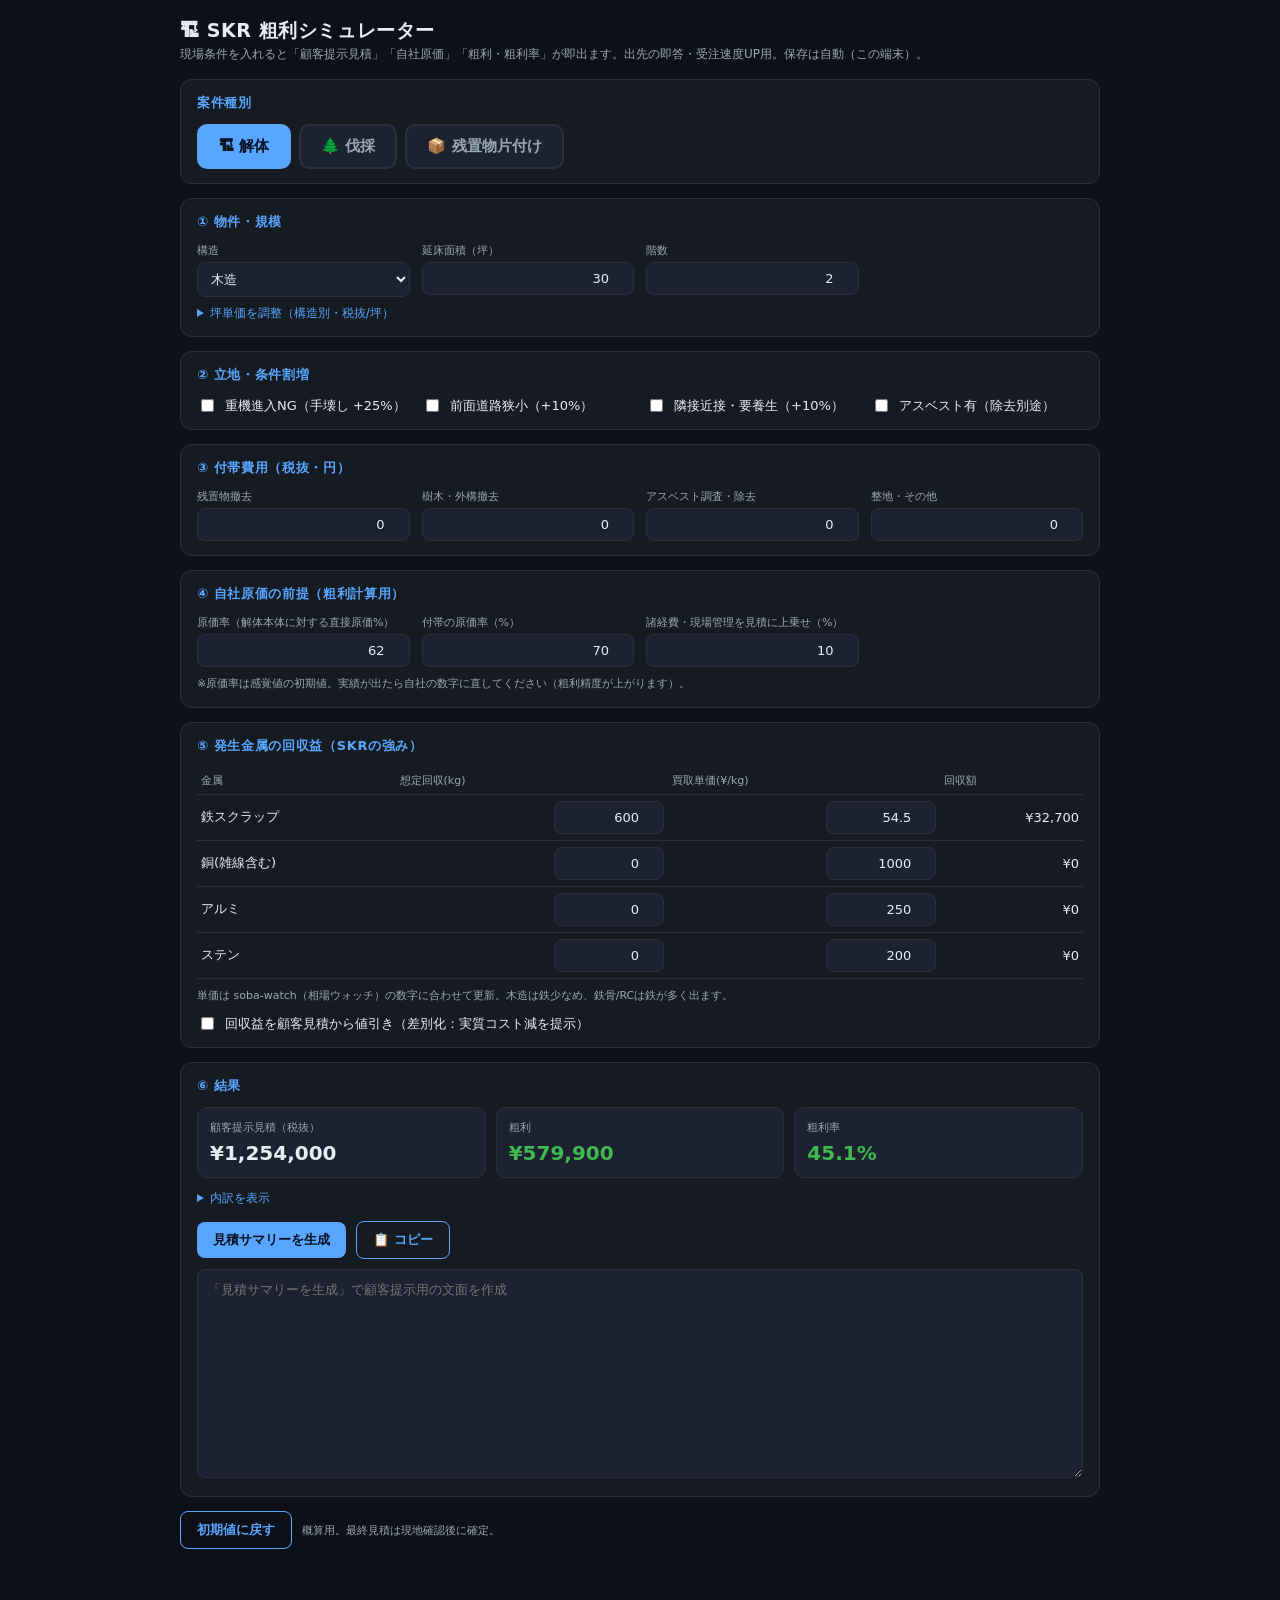
<file: mitsumori-sim.html>
<!DOCTYPE html>
<html lang="ja">
<head>
<meta charset="UTF-8">
<meta name="viewport" content="width=device-width, initial-scale=1.0">
<title>SKR 粗利シミュレーター</title>
<style>
  :root{
    --bg:#0d1117;--panel:#161b22;--panel2:#1c2230;--line:#2b313c;
    --ink:#e6edf3;--sub:#9aa7b4;--gn:#3fb950;--rd:#f85149;--yl:#d29922;--ac:#58a6ff;
  }
  *{box-sizing:border-box}
  body{margin:0;background:var(--bg);color:var(--ink);
    font-family:"Cascadia Code",Consolas,"Yu Gothic UI",Meiryo,system-ui,sans-serif;
    -webkit-font-smoothing:antialiased;padding:18px 14px 70px}
  .wrap{max-width:920px;margin:0 auto}
  h1{font-size:19px;margin:0 0 2px;letter-spacing:.03em}
  .sub{color:var(--sub);font-size:12px;margin:0 0 16px}
  .panel{background:var(--panel);border:1px solid var(--line);border-radius:12px;padding:14px 16px;margin:0 0 14px}
  .panel h2{font-size:13px;margin:0 0 12px;color:var(--ac);letter-spacing:.05em;text-transform:uppercase}
  .grid{display:grid;grid-template-columns:repeat(auto-fill,minmax(200px,1fr));gap:12px}
  label{font-size:11px;color:var(--sub);display:block;margin:0 0 4px}
  input,select{background:var(--panel2);border:1px solid var(--line);color:var(--ink);
    border-radius:8px;padding:8px 9px;font:inherit;font-size:13px;width:100%}
  input:focus,select:focus{outline:none;border-color:var(--ac)}
  input[type=number]{text-align:right}
  .chk{display:flex;align-items:center;gap:8px;font-size:13px;color:var(--ink);margin:0}
  .chk input{width:auto}
  table{width:100%;border-collapse:collapse;font-size:13px}
  td,th{padding:6px 4px;border-bottom:1px solid var(--line);text-align:right}
  th{color:var(--sub);font-size:11px;font-weight:500;text-align:left}
  td.l,th.l{text-align:left}
  /* result */
  .kpis{display:grid;grid-template-columns:repeat(3,1fr);gap:10px}
  .kpi{background:var(--panel2);border:1px solid var(--line);border-radius:10px;padding:12px}
  .kpi .lab{font-size:11px;color:var(--sub);margin-bottom:6px}
  .kpi .num{font-size:20px;font-weight:800}
  .big{font-size:24px}
  .gn{color:var(--gn)} .rd{color:var(--rd)} .yl{color:var(--yl)}
  button{background:var(--ac);color:#06101f;border:0;border-radius:8px;padding:9px 16px;
    font:inherit;font-weight:700;font-size:13px;cursor:pointer}
  button.ghost{background:transparent;color:var(--ac);border:1px solid var(--ac)}
  textarea{background:var(--panel2);border:1px solid var(--line);color:var(--ink);border-radius:8px;
    padding:10px;font:inherit;font-size:13px;width:100%;line-height:1.6;resize:vertical}
  .hint{font-size:11px;color:var(--sub);margin-top:8px;line-height:1.6}
  .row{display:flex;flex-wrap:wrap;gap:10px;align-items:center}
  details{margin-top:8px}
  summary{cursor:pointer;color:var(--ac);font-size:12px}
  .toast{position:fixed;left:50%;bottom:24px;transform:translateX(-50%) translateY(20px);
    background:var(--gn);color:#06101f;padding:9px 18px;border-radius:999px;font-weight:700;font-size:13px;opacity:0;transition:.25s;pointer-events:none}
  .toast.on{opacity:1;transform:translateX(-50%) translateY(0)}
  .typebtn{padding:11px 20px;font-size:15px;font-weight:700;border:2px solid var(--line);border-radius:10px;background:var(--panel2);color:var(--sub);cursor:pointer}
  .typebtn:hover{border-color:var(--ac);color:var(--ink)}
  .typebtn.active{background:var(--ac);color:#06101f;border-color:var(--ac)}
</style>
</head>
<body>
<div class="wrap">
  <h1>🏗 SKR 粗利シミュレーター</h1>
  <p class="sub">現場条件を入れると「顧客提示見積」「自社原価」「粗利・粗利率」が即出ます。出先の即答・受注速度UP用。保存は自動（この端末）。</p>

  <!-- 案件種別 -->
  <div class="panel">
    <h2>案件種別</h2>
    <div style="display:flex;gap:8px;flex-wrap:wrap">
      <button class="typebtn active" data-type="kaitai" onclick="switchType('kaitai')">🏗 解体</button>
      <button class="typebtn" data-type="bassai" onclick="switchType('bassai')">🌲 伐採</button>
      <button class="typebtn" data-type="zanchi" onclick="switchType('zanchi')">📦 残置物片付け</button>
    </div>
  </div>

  <!-- ===== 解体セクション ===== -->
  <div id="sec_kaitai">
  <div class="panel">
    <h2>① 物件・規模</h2>
    <div class="grid">
      <div>
        <label>構造</label>
        <select id="struct">
          <option value="wood">木造</option>
          <option value="steel">鉄骨造（S）</option>
          <option value="rc">鉄筋コンクリート（RC）</option>
        </select>
      </div>
      <div>
        <label>延床面積（坪）</label>
        <input type="number" id="tsubo" value="30" min="0">
      </div>
      <div>
        <label>階数</label>
        <input type="number" id="floors" value="2" min="1">
      </div>
    </div>
    <details>
      <summary>坪単価を調整（構造別・税抜/坪）</summary>
      <div class="grid" style="margin-top:10px">
        <div><label>木造 ¥/坪</label><input type="number" id="up_wood" value="38000"></div>
        <div><label>鉄骨 ¥/坪</label><input type="number" id="up_steel" value="50000"></div>
        <div><label>RC ¥/坪</label><input type="number" id="up_rc" value="65000"></div>
      </div>
    </details>
  </div>

  <div class="panel">
    <h2>② 立地・条件割増</h2>
    <div class="grid">
      <label class="chk"><input type="checkbox" id="c_norig"> 重機進入NG（手壊し +25%）</label>
      <label class="chk"><input type="checkbox" id="c_narrow"> 前面道路狭小（+10%）</label>
      <label class="chk"><input type="checkbox" id="c_close"> 隣接近接・要養生（+10%）</label>
      <label class="chk"><input type="checkbox" id="c_asb"> アスベスト有（除去別途）</label>
    </div>
  </div>

  <div class="panel">
    <h2>③ 付帯費用（税抜・円）</h2>
    <div class="grid">
      <div><label>残置物撤去</label><input type="number" id="f_zanchi" value="0"></div>
      <div><label>樹木・外構撤去</label><input type="number" id="f_gaikou" value="0"></div>
      <div><label>アスベスト調査・除去</label><input type="number" id="f_asb" value="0"></div>
      <div><label>整地・その他</label><input type="number" id="f_other" value="0"></div>
    </div>
  </div>

  <div class="panel">
    <h2>④ 自社原価の前提（粗利計算用）</h2>
    <div class="grid">
      <div><label>原価率（解体本体に対する直接原価%）</label><input type="number" id="cost_rate" value="62"></div>
      <div><label>付帯の原価率（%）</label><input type="number" id="cost_rate_f" value="70"></div>
      <div><label>諸経費・現場管理を見積に上乗せ（%）</label><input type="number" id="overhead" value="10"></div>
    </div>
    <div class="hint">※原価率は感覚値の初期値。実績が出たら自社の数字に直してください（粗利精度が上がります）。</div>
  </div>
  </div><!-- /sec_kaitai -->

  <!-- ===== 伐採セクション ===== -->
  <div id="sec_bassai" style="display:none">
  <div class="panel">
    <h2>① 伐採条件</h2>
    <div class="grid">
      <div>
        <label>本数</label>
        <input type="number" id="b_count" value="3" min="1">
      </div>
      <div>
        <label>高さ（平均）</label>
        <select id="b_height">
          <option value="low">低木（〜3m）</option>
          <option value="mid" selected>中木（3〜7m）</option>
          <option value="high">高木（7〜15m）</option>
          <option value="xhigh">大木（15m超）</option>
        </select>
      </div>
      <div>
        <label>幹の太さ（平均）</label>
        <select id="b_trunk">
          <option value="thin">細い（〜20cm）</option>
          <option value="mid" selected>普通（20〜40cm）</option>
          <option value="thick">太い（40cm超）</option>
        </select>
      </div>
    </div>
    <div class="grid" style="margin-top:12px">
      <label class="chk"><input type="checkbox" id="b_crane"> クレーン・高所作業車 必要</label>
      <label class="chk"><input type="checkbox" id="b_power"> 電線・建物近接（要注意伐採）</label>
      <label class="chk"><input type="checkbox" id="b_stump"> 抜根あり</label>
    </div>
  </div>

  <div class="panel">
    <h2>② 処分・運搬</h2>
    <div class="grid">
      <div>
        <label>処分方法</label>
        <select id="b_disposal">
          <option value="haul">搬出・処分場（標準）</option>
          <option value="chip">現場チップ化</option>
          <option value="leave">枝葉は施主処分（幹のみ搬出）</option>
        </select>
      </div>
      <div>
        <label>トラック台数（目安）</label>
        <input type="number" id="b_trucks" value="1" min="0">
      </div>
      <div>
        <label>運搬距離</label>
        <select id="b_dist">
          <option value="near">近距離（〜20km）</option>
          <option value="mid" selected>中距離（20〜50km）</option>
          <option value="far">遠距離（50km超）</option>
        </select>
      </div>
    </div>
  </div>

  <div class="panel">
    <h2>③ 原価の前提</h2>
    <div class="grid">
      <div><label>原価率（%）</label><input type="number" id="b_cost_rate" value="55"></div>
      <div><label>諸経費・現場管理（%）</label><input type="number" id="b_overhead" value="10"></div>
    </div>
    <div class="hint">※伐採は解体より粗利が取りやすい傾向。初期値55%は目安。</div>
  </div>
  </div><!-- /sec_bassai -->

  <!-- ===== 残置物片付けセクション ===== -->
  <div id="sec_zanchi" style="display:none">
  <div class="panel">
    <h2>① 現場条件</h2>
    <div class="grid">
      <div>
        <label>間取り・広さ</label>
        <select id="z_size">
          <option value="1r">1R〜1K</option>
          <option value="2dk">2DK〜2LDK</option>
          <option value="3ldk" selected>3LDK〜4LDK</option>
          <option value="house">一戸建て丸ごと</option>
          <option value="warehouse">倉庫・物置</option>
        </select>
      </div>
      <div>
        <label>物量</label>
        <select id="z_volume">
          <option value="light">少なめ（スカスカ）</option>
          <option value="normal" selected>普通（生活用品一式）</option>
          <option value="heavy">多め（ゴミ屋敷寄り）</option>
          <option value="extreme">大量（足の踏み場なし）</option>
        </select>
      </div>
      <div>
        <label>階数（搬出階）</label>
        <input type="number" id="z_floor" value="1" min="1">
      </div>
    </div>
    <div class="grid" style="margin-top:12px">
      <label class="chk"><input type="checkbox" id="z_elev"> エレベーターあり</label>
      <label class="chk"><input type="checkbox" id="z_narrow"> 搬出経路が狭い</label>
      <label class="chk"><input type="checkbox" id="z_sort"> 分別・貴重品確認が必要</label>
    </div>
  </div>

  <div class="panel">
    <h2>② トラック・処分</h2>
    <div class="grid">
      <div>
        <label>トラック台数（2t車換算）</label>
        <input type="number" id="z_trucks" value="2" min="1">
      </div>
      <div>
        <label>1台あたり処分費（円）</label>
        <input type="number" id="z_disposal_cost" value="25000">
      </div>
      <div>
        <label>人工（人×日）</label>
        <input type="number" id="z_mandays" value="2" min="1">
      </div>
      <div>
        <label>1人工単価（円）</label>
        <input type="number" id="z_manday_cost" value="18000">
      </div>
    </div>
  </div>

  <div class="panel">
    <h2>③ 原価の前提</h2>
    <div class="grid">
      <div><label>原価率（%）</label><input type="number" id="z_cost_rate" value="60"></div>
      <div><label>諸経費（%）</label><input type="number" id="z_overhead" value="10"></div>
    </div>
    <div class="hint">※残置物片付けは処分費が大きい。リユース品の買取で原価圧縮が可能。</div>
  </div>
  </div><!-- /sec_zanchi -->

  <!-- 金属回収 -->
  <div class="panel" id="sec_metal">
    <h2>⑤ 発生金属の回収益（SKRの強み）</h2>
    <table id="metalTbl">
      <thead><tr><th class="l">金属</th><th>想定回収(kg)</th><th>買取単価(¥/kg)</th><th>回収額</th></tr></thead>
      <tbody></tbody>
    </table>
    <div class="hint">単価は soba-watch（相場ウォッチ）の数字に合わせて更新。木造は鉄少なめ、鉄骨/RCは鉄が多く出ます。</div>
    <label class="chk" style="margin-top:10px"><input type="checkbox" id="apply_metal"> 回収益を顧客見積から値引き（差別化：実質コスト減を提示）</label>
  </div>

  <!-- 結果 -->
  <div class="panel">
    <h2>⑥ 結果</h2>
    <div class="kpis">
      <div class="kpi"><div class="lab">顧客提示見積（税抜）</div><div class="num big" id="r_quote">¥0</div></div>
      <div class="kpi"><div class="lab">粗利</div><div class="num big gn" id="r_profit">¥0</div></div>
      <div class="kpi"><div class="lab">粗利率</div><div class="num big" id="r_margin">0%</div></div>
    </div>
    <details style="margin-top:12px"><summary>内訳を表示</summary>
      <table style="margin-top:8px"><tbody id="breakdown"></tbody></table>
    </details>
    <div class="row" style="margin-top:14px">
      <button onclick="genQuote()">見積サマリーを生成</button>
      <button class="ghost" onclick="copyQuote()">📋 コピー</button>
    </div>
    <textarea id="quoteText" rows="9" style="margin-top:10px" placeholder="「見積サマリーを生成」で顧客提示用の文面を作成"></textarea>
  </div>

  <div class="row">
    <button class="ghost" onclick="resetAll()">初期値に戻す</button>
    <span class="hint" style="margin:0">概算用。最終見積は現地確認後に確定。</span>
  </div>
</div>
<div class="toast" id="toast">コピーしました</div>

<script>
const LS='skr.mitsumori.v2';
const yen=n=>'¥'+Math.round(n).toLocaleString('ja-JP');
const NUM=id=>{const el=document.getElementById(id);return el?parseFloat(el.value)||0:0;};
const CHK=id=>{const el=document.getElementById(id);return el?el.checked:false;};
const VAL=id=>{const el=document.getElementById(id);return el?el.value:'';};

let currentType='kaitai';

function switchType(type){
  currentType=type;
  ['kaitai','bassai','zanchi'].forEach(t=>{
    document.getElementById('sec_'+t).style.display=t===type?'':'none';
    document.querySelector(`.typebtn[data-type="${t}"]`).classList.toggle('active',t===type);
  });
  document.getElementById('sec_metal').style.display=(type==='zanchi')?'none':'';
  try{localStorage.setItem(LS+'.type',type);}catch(e){}
  calc();
}

const DEFAULT_METALS=[
  {nm:'鉄スクラップ', kg:0, price:54.5},
  {nm:'銅(雑線含む)', kg:0, price:1000},
  {nm:'アルミ',       kg:0, price:250},
  {nm:'ステン',       kg:0, price:200},
];
const FE_PER_TSUBO={wood:20, steel:120, rc:90};

// 伐採の単価目安（1本あたり・税抜）
const BASSAI_UNIT={
  low:  {thin:3000, mid:5000,  thick:8000},
  mid:  {thin:8000, mid:15000, thick:25000},
  high: {thin:20000,mid:35000, thick:55000},
  xhigh:{thin:40000,mid:70000, thick:100000},
};
const STUMP_UNIT={thin:3000, mid:8000, thick:15000};
const BASSAI_TRUCK={near:15000, mid:25000, far:40000};

// 残置物の基本料金目安（税抜）
const ZANCHI_BASE={'1r':30000,'2dk':60000,'3ldk':100000,house:150000,warehouse:80000};
const ZANCHI_VOL_MULT={light:0.7, normal:1.0, heavy:1.5, extreme:2.2};

let metals=loadMetals();
function loadMetals(){
  try{const s=JSON.parse(localStorage.getItem(LS+'.metals'));if(s)return s;}catch(e){}
  return JSON.parse(JSON.stringify(DEFAULT_METALS));
}

function saveState(){
  const st={};
  document.querySelectorAll('#sec_kaitai input, #sec_kaitai select, #sec_bassai input, #sec_bassai select, #sec_zanchi input, #sec_zanchi select, #apply_metal').forEach(el=>{
    if(!el.id)return;
    st[el.id]=el.type==='checkbox'?el.checked:el.value;
  });
  try{localStorage.setItem(LS,JSON.stringify(st));localStorage.setItem(LS+'.metals',JSON.stringify(metals));}catch(e){}
}

function restore(){
  try{const st=JSON.parse(localStorage.getItem(LS));if(st)Object.keys(st).forEach(id=>{
    const el=document.getElementById(id);if(!el)return;
    if(el.type==='checkbox')el.checked=st[id];else el.value=st[id];
  });}catch(e){}
  try{const t=localStorage.getItem(LS+'.type');if(t)switchType(t);}catch(e){}
}

function renderMetals(){
  const tb=document.querySelector('#metalTbl tbody');tb.innerHTML='';
  metals.forEach((m,i)=>{
    const amt=m.kg*m.price;
    const tr=document.createElement('tr');
    tr.innerHTML=`<td class="l">${m.nm}</td>
      <td><input type="number" value="${m.kg}" data-i="${i}" data-f="kg" style="max-width:110px"></td>
      <td><input type="number" value="${m.price}" data-i="${i}" data-f="price" style="max-width:110px"></td>
      <td>${yen(amt)}</td>`;
    tb.appendChild(tr);
  });
  tb.querySelectorAll('input').forEach(inp=>inp.addEventListener('input',e=>{
    const{i,f}=e.target.dataset;metals[i][f]=parseFloat(e.target.value)||0;calc();
  }));
}

function suggestFe(){
  const fe=metals.find(m=>m.nm.indexOf('鉄')===0);
  if(fe && fe.kg===0){ fe.kg=Math.round(FE_PER_TSUBO[VAL('struct')]*NUM('tsubo')); }
}

function calcKaitai(){
  const up={wood:NUM('up_wood'),steel:NUM('up_steel'),rc:NUM('up_rc')}[VAL('struct')];
  const base=up*NUM('tsubo');
  let mult=1;
  if(CHK('c_norig'))mult+=0.25;
  if(CHK('c_narrow'))mult+=0.10;
  if(CHK('c_close'))mult+=0.10;
  const bodyAfterMult=base*mult;
  const overhead=bodyAfterMult*NUM('overhead')/100;
  const bodyQuote=bodyAfterMult+overhead;
  const fukutai=NUM('f_zanchi')+NUM('f_gaikou')+NUM('f_asb')+NUM('f_other');
  const metalRev=metals.reduce((s,m)=>s+m.kg*m.price,0);
  const applyMetal=CHK('apply_metal');
  let quote=bodyQuote+fukutai;
  if(applyMetal) quote=Math.max(0, quote-metalRev);
  const bodyCost=bodyAfterMult*NUM('cost_rate')/100;
  const fukutaiCost=fukutai*NUM('cost_rate_f')/100;
  const totalCost=bodyCost+fukutaiCost;
  const metalProfit = applyMetal ? 0 : metalRev;
  const profit = quote + metalProfit - totalCost;
  const denom = quote + metalProfit;
  const margin = denom>0 ? profit/denom*100 : 0;

  const bd=document.getElementById('breakdown');
  bd.innerHTML=`
    <tr><td class="l">解体本体（${yen(up)}/坪 ×${NUM('tsubo')}坪 ×割増${mult.toFixed(2)}）</td><td>${yen(bodyAfterMult)}</td></tr>
    <tr><td class="l">諸経費・現場管理（+${NUM('overhead')}%）</td><td>${yen(overhead)}</td></tr>
    <tr><td class="l">付帯費用</td><td>${yen(fukutai)}</td></tr>
    <tr><td class="l">金属回収益${applyMetal?'（→見積から値引き）':'（別収益）'}</td><td>${yen(metalRev)}</td></tr>
    <tr><td class="l">自社総原価</td><td>${yen(totalCost)}</td></tr>`;

  window.__sim={type:'kaitai',quote,profit,margin,fukutai,metalRev,applyMetal,bodyAfterMult,struct:VAL('struct'),tsubo:NUM('tsubo')};
  return {quote,profit,margin};
}

function calcBassai(){
  const h=VAL('b_height'), tr=VAL('b_trunk'), cnt=NUM('b_count');
  const unitPrice=BASSAI_UNIT[h]?.[tr]||15000;
  let bassaiCost=unitPrice*cnt;
  if(CHK('b_crane')) bassaiCost*=1.5;
  if(CHK('b_power')) bassaiCost*=1.3;
  const stumpCost=CHK('b_stump')?(STUMP_UNIT[tr]||8000)*cnt:0;
  const truckCost=(BASSAI_TRUCK[VAL('b_dist')]||25000)*NUM('b_trucks');
  const dispMult=VAL('b_disposal')==='chip'?0.6:VAL('b_disposal')==='leave'?0.4:1.0;
  const disposalCost=truckCost*dispMult;
  const subtotal=bassaiCost+stumpCost+disposalCost;
  const overhead=subtotal*NUM('b_overhead')/100;
  const quote=subtotal+overhead;
  const metalRev=metals.reduce((s,m)=>s+m.kg*m.price,0);
  const applyMetal=CHK('apply_metal');
  let finalQuote=quote;
  if(applyMetal) finalQuote=Math.max(0,finalQuote-metalRev);
  const totalCost=subtotal*NUM('b_cost_rate')/100;
  const metalProfit=applyMetal?0:metalRev;
  const profit=finalQuote+metalProfit-totalCost;
  const denom=finalQuote+metalProfit;
  const margin=denom>0?profit/denom*100:0;

  const hJP={low:'低木',mid:'中木',high:'高木',xhigh:'大木'}[h];
  const bd=document.getElementById('breakdown');
  bd.innerHTML=`
    <tr><td class="l">伐採（${hJP}×${cnt}本 @${yen(unitPrice)}）</td><td>${yen(bassaiCost)}</td></tr>
    ${stumpCost?`<tr><td class="l">抜根（${cnt}本）</td><td>${yen(stumpCost)}</td></tr>`:''}
    <tr><td class="l">搬出・処分</td><td>${yen(disposalCost)}</td></tr>
    <tr><td class="l">諸経費（+${NUM('b_overhead')}%）</td><td>${yen(overhead)}</td></tr>
    ${metalRev?`<tr><td class="l">金属回収益${applyMetal?'（→値引き）':'（別収益）'}</td><td>${yen(metalRev)}</td></tr>`:''}
    <tr><td class="l">自社総原価</td><td>${yen(totalCost)}</td></tr>`;

  window.__sim={type:'bassai',quote:finalQuote,profit,margin,count:cnt,height:hJP,stump:CHK('b_stump')};
  return {quote:finalQuote,profit,margin};
}

function calcZanchi(){
  const basePrice=ZANCHI_BASE[VAL('z_size')]||100000;
  const volMult=ZANCHI_VOL_MULT[VAL('z_volume')]||1.0;
  let baseCost=basePrice*volMult;
  const floorAdj=NUM('z_floor')>1&&!CHK('z_elev')?(NUM('z_floor')-1)*0.15:0;
  if(CHK('z_narrow')) baseCost*=1.15;
  if(CHK('z_sort')) baseCost*=1.2;
  baseCost*=(1+floorAdj);
  const truckDisposal=NUM('z_trucks')*NUM('z_disposal_cost');
  const labor=NUM('z_mandays')*NUM('z_manday_cost');
  const subtotal=baseCost+truckDisposal+labor;
  const overhead=subtotal*NUM('z_overhead')/100;
  const quote=subtotal+overhead;
  const totalCost=subtotal*NUM('z_cost_rate')/100;
  const profit=quote-totalCost;
  const margin=quote>0?profit/quote*100:0;

  const sizeJP={'1r':'1R〜1K','2dk':'2DK〜2LDK','3ldk':'3LDK〜4LDK',house:'一戸建て',warehouse:'倉庫'}[VAL('z_size')];
  const bd=document.getElementById('breakdown');
  bd.innerHTML=`
    <tr><td class="l">基本料金（${sizeJP}×物量${ZANCHI_VOL_MULT[VAL('z_volume')]}倍）</td><td>${yen(baseCost)}</td></tr>
    <tr><td class="l">処分費（${NUM('z_trucks')}台×${yen(NUM('z_disposal_cost'))}）</td><td>${yen(truckDisposal)}</td></tr>
    <tr><td class="l">人件費（${NUM('z_mandays')}人工×${yen(NUM('z_manday_cost'))}）</td><td>${yen(labor)}</td></tr>
    <tr><td class="l">諸経費（+${NUM('z_overhead')}%）</td><td>${yen(overhead)}</td></tr>
    <tr><td class="l">自社総原価</td><td>${yen(totalCost)}</td></tr>`;

  window.__sim={type:'zanchi',quote,profit,margin,size:sizeJP,trucks:NUM('z_trucks'),mandays:NUM('z_mandays')};
  return {quote,profit,margin};
}

function calc(){
  let r;
  if(currentType==='kaitai') r=calcKaitai();
  else if(currentType==='bassai') r=calcBassai();
  else r=calcZanchi();

  document.getElementById('r_quote').textContent=yen(r.quote);
  const pe=document.getElementById('r_profit');pe.textContent=yen(r.profit);
  pe.className='num big '+(r.profit>=0?'gn':'rd');
  const me=document.getElementById('r_margin');me.textContent=r.margin.toFixed(1)+'%';
  me.className='num big '+(r.margin>=20?'gn':r.margin>=10?'yl':'rd');
  saveState();
}

function structJP(s){return{wood:'木造',steel:'鉄骨造',rc:'RC造'}[s];}
function genQuote(){
  if(!window.__sim)calc();
  const x=window.__sim;
  let t='';
  if(x.type==='kaitai'){
    t=`【解体工事 概算御見積】株式会社S.K.R\n\n`+
    `■物件：${structJP(x.struct)} 延床 約${x.tsubo}坪\n`+
    `■概算金額（税抜）：${yen(x.quote)}\n`+
    (x.applyMetal?`　└ 解体で発生する金属(鉄・銅等)を当社で買取り、${yen(x.metalRev)}分を解体費に充当した実質額です。\n`:`　└ 別途、当社の金属買取で解体費の圧縮もご提案可能です。\n`)+
    `\n■当社の強み：解体〜金属買取まで自社ワンストップ。中間マージン無しでコストを抑えます。\n`+
    `■本見積は概算です。現地調査のうえ正式見積を無料でお出しします。\n\n`+
    `株式会社S.K.R／TEL 000-0000-0000\n`+
    `※消費税別。残置物・アスベスト等の有無で変動します。`;
  } else if(x.type==='bassai'){
    t=`【伐採工事 概算御見積】株式会社S.K.R\n\n`+
    `■内容：${x.height} ${x.count}本${x.stump?' ＋抜根':''}\n`+
    `■概算金額（税抜）：${yen(x.quote)}\n\n`+
    `■当社の強み：伐採〜搬出〜金属買取まで自社対応。チェーンソー・重機完備。\n`+
    `■本見積は概算です。現地調査のうえ正式見積を無料でお出しします。\n\n`+
    `株式会社S.K.R／TEL 000-0000-0000\n`+
    `※消費税別。樹種・立地条件で変動します。`;
  } else {
    t=`【残置物片付け 概算御見積】株式会社S.K.R\n\n`+
    `■内容：${x.size}（${x.trucks}台・${x.mandays}人工）\n`+
    `■概算金額（税抜）：${yen(x.quote)}\n\n`+
    `■当社の強み：片付け〜不用品買取〜解体まで自社ワンストップ。まとめてお得です。\n`+
    `■本見積は概算です。現地確認のうえ正式見積を無料でお出しします。\n\n`+
    `株式会社S.K.R／TEL 000-0000-0000\n`+
    `※消費税別。物量・搬出条件で変動します。`;
  }
  document.getElementById('quoteText').value=t;
}

function copyQuote(){
  if(!document.getElementById('quoteText').value)genQuote();
  const t=document.getElementById('quoteText').value;
  navigator.clipboard.writeText(t).then(()=>toast()).catch(()=>{
    const a=document.getElementById('quoteText');a.select();document.execCommand('copy');toast();
  });
}
function toast(){const t=document.getElementById('toast');t.classList.add('on');setTimeout(()=>t.classList.remove('on'),1300);}

function resetAll(){
  if(!confirm('初期値に戻します。よろしいですか？'))return;
  localStorage.removeItem(LS);localStorage.removeItem(LS+'.metals');localStorage.removeItem(LS+'.type');location.reload();
}

// init
restore();
metals=loadMetals();
suggestFe();
renderMetals();
document.querySelectorAll('input,select').forEach(el=>el.addEventListener('input',calc));
document.getElementById('struct').addEventListener('change',()=>{
  const fe=metals.find(m=>m.nm.indexOf('鉄')===0);
  fe.kg=Math.round(FE_PER_TSUBO[VAL('struct')]*NUM('tsubo')); renderMetals(); calc();
});
calc();
</script>
</body>
</html>
</file>
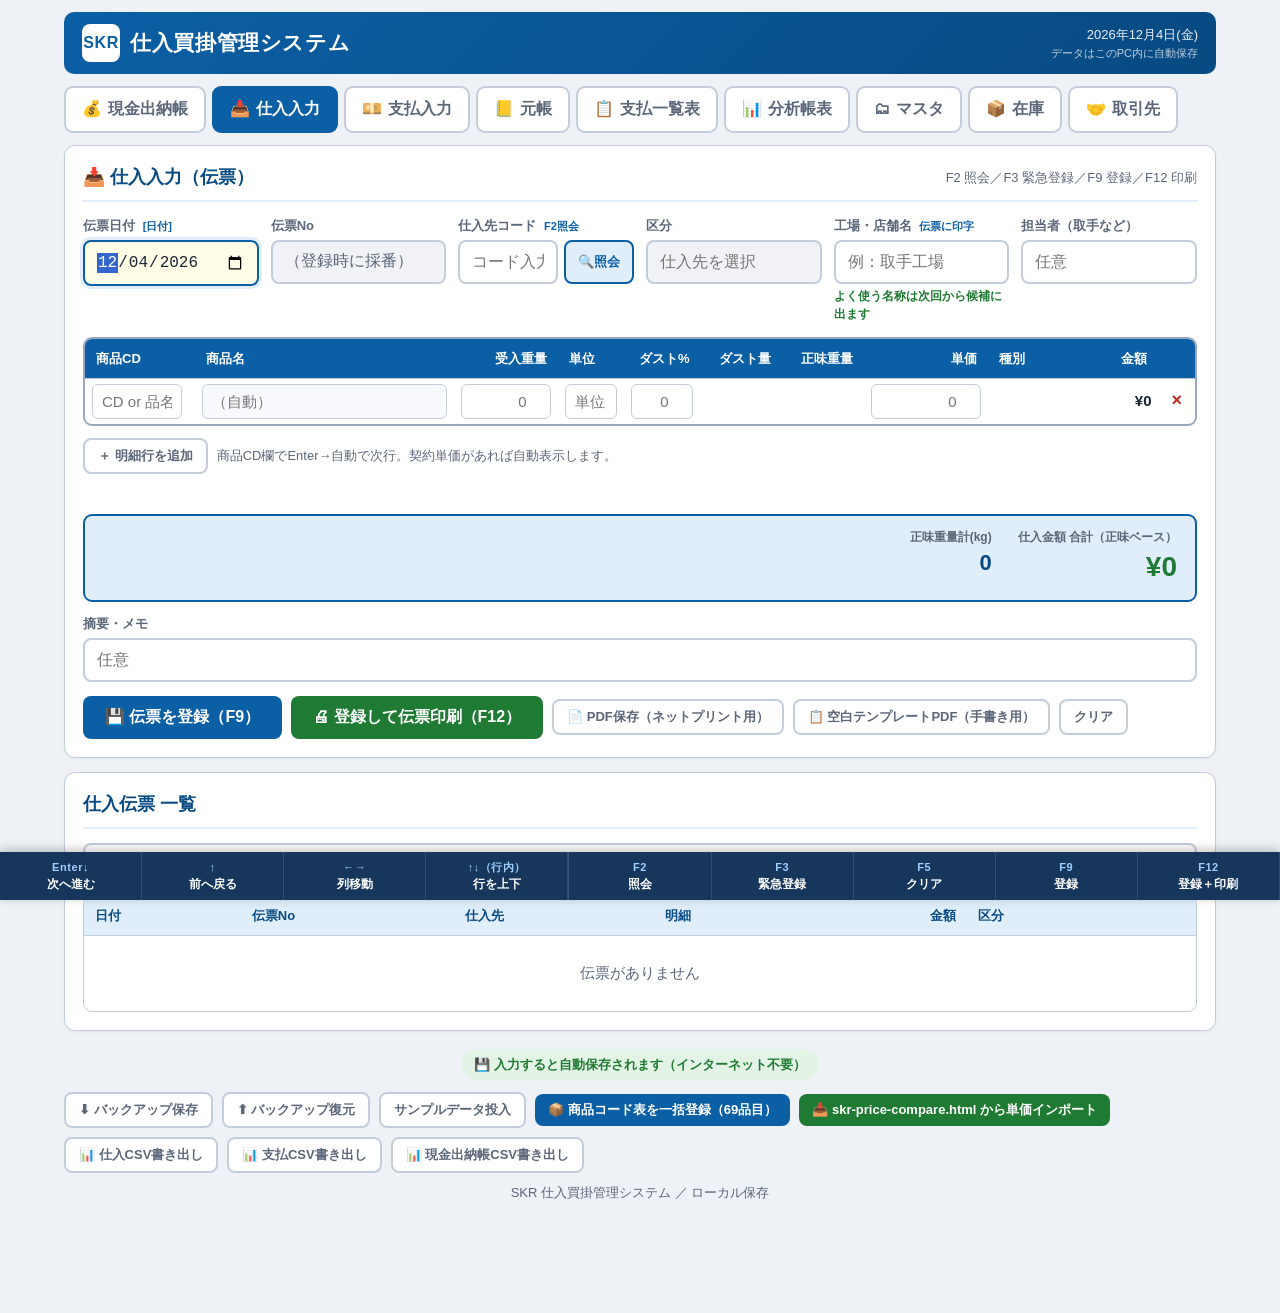
<file: shiire-kaikake.html>
<!DOCTYPE html>
<html lang="ja">
<head>
<meta charset="UTF-8">
<meta name="viewport" content="width=device-width, initial-scale=1.0">
<title>SKR 仕入買掛管理システム</title>
<style>
:root{
  --bg:#eef1f6; --panel:#fff; --border:#c5cdda; --border-d:#9aa6bb;
  --ink:#1b2433; --ink-soft:#5b6678;
  --brand:#0b5fa5; --brand-d:#084a82; --brand-soft:#e0edfa;
  --green:#1f7a33; --green-soft:#e3f3e6;
  --red:#c0271f; --red-soft:#fbe6e4;
  --amber:#9a6700; --amber-soft:#fff3d6;
  --row-alt:#f5f8fc; --sel:#fff2b8;
  --fkbar:#16365c;
}
*{box-sizing:border-box;margin:0;padding:0}
html,body{background:var(--bg);color:var(--ink);font-family:"Segoe UI","Meiryo","Hiragino Kaku Gothic ProN",sans-serif;font-size:16px;line-height:1.5}
.wrap{max-width:1180px;margin:0 auto;padding:12px 14px 110px}

/* ヘッダー */
header{background:linear-gradient(135deg,var(--brand),var(--brand-d));color:#fff;border-radius:10px;padding:12px 18px;display:flex;align-items:center;justify-content:space-between;flex-wrap:wrap;gap:8px}
header h1{font-size:21px;letter-spacing:.03em;display:flex;align-items:center;gap:10px}
.logo-mark{width:38px;height:38px;border-radius:8px;background:#fff;color:var(--brand);display:grid;place-items:center;font-weight:800;font-size:16px}
header .clock{font-size:13px;opacity:.92;text-align:right}

/* タブ */
.tabs{display:flex;gap:6px;margin:12px 0;flex-wrap:wrap}
.tab{padding:11px 16px;background:var(--panel);border:2px solid var(--border);border-radius:9px;font-size:16px;font-weight:700;color:var(--ink-soft);cursor:pointer;white-space:nowrap}
.tab:hover{border-color:var(--brand)}
.tab.active{background:var(--brand);border-color:var(--brand);color:#fff}
.tab .ico{margin-right:6px}
.tab.drag-over{border-color:var(--brand);box-shadow:inset 0 0 0 2px var(--brand)}
.tab[draggable]{cursor:grab}.tab[draggable]:active{cursor:grabbing}
.tab.dragging{opacity:.4}

/* パネル */
.panel{background:var(--panel);border:1px solid var(--border);border-radius:11px;padding:18px;box-shadow:0 1px 3px rgba(0,0,0,.05);margin-bottom:14px}
.panel h2{font-size:18px;color:var(--brand-d);margin-bottom:14px;padding-bottom:9px;border-bottom:2px solid var(--brand-soft);display:flex;align-items:center;gap:9px;flex-wrap:wrap}
.panel h2 .spacer{flex:1}
.hint{font-size:13px;color:var(--ink-soft);font-weight:400}

/* フォーム */
.form-grid{display:grid;grid-template-columns:repeat(auto-fit,minmax(170px,1fr));gap:12px;margin-bottom:14px}
.field label{display:block;font-size:13px;font-weight:700;color:var(--ink-soft);margin-bottom:4px}
.field label .key{color:var(--brand);font-size:11px;margin-left:4px}
.field input,.field select,.field textarea{width:100%;padding:11px 12px;font-size:16px;border:2px solid var(--border);border-radius:8px;background:#fff;color:var(--ink)}
.field input:focus,.field select:focus,.field textarea:focus{outline:none;border-color:var(--brand);box-shadow:0 0 0 3px var(--brand-soft)}
.field input[readonly]{background:#f0f2f6;color:var(--ink-soft)}
.field .sub{font-size:12px;color:var(--green);font-weight:700;margin-top:3px;min-height:16px}
.field .sub.warn{color:var(--amber)}
.with-btn{display:flex;gap:6px}
.with-btn input{flex:1}
.with-btn button{padding:0 12px;border:2px solid var(--brand);background:var(--brand-soft);color:var(--brand);border-radius:8px;font-weight:700;font-size:13px;cursor:pointer;white-space:nowrap}

/* ボタン */
.btn{padding:11px 22px;font-size:16px;font-weight:700;border:none;border-radius:8px;cursor:pointer}
.btn-primary{background:var(--brand);color:#fff}.btn-primary:hover{background:var(--brand-d)}
.btn-green{background:var(--green);color:#fff}
.btn-ghost{background:#fff;color:var(--ink-soft);border:2px solid var(--border)}.btn-ghost:hover{border-color:var(--brand);color:var(--brand)}
.btn-sm{padding:7px 13px;font-size:13px}
.btn-del{background:#fff;color:var(--red);border:2px solid #eab8b4}.btn-del:hover{background:var(--red);color:#fff}
.btn-row{display:flex;gap:9px;flex-wrap:wrap;align-items:center}

/* テーブル */
.table-wrap{overflow-x:auto;border:1px solid var(--border);border-radius:9px}
table{width:100%;border-collapse:collapse;font-size:15px;min-width:560px}
th{background:var(--brand-soft);color:var(--brand-d);padding:10px 11px;text-align:left;font-size:13px;white-space:nowrap}
td{padding:9px 11px;border-top:1px solid var(--border);white-space:nowrap}
tr:nth-child(even) td{background:var(--row-alt)}
td.num,th.num{text-align:right;font-variant-numeric:tabular-nums}
.empty{padding:26px;text-align:center;color:var(--ink-soft)}
.pill{display:inline-block;padding:2px 9px;border-radius:11px;font-size:12px;font-weight:700}
.pill.tax{background:var(--brand-soft);color:var(--brand-d)}
.pill.free{background:var(--amber-soft);color:var(--amber)}

/* 明細入力テーブル */
.lines{border:2px solid var(--border-d);border-radius:9px;overflow:hidden;margin-bottom:12px}
.lines table{min-width:680px}
.lines th{background:var(--brand);color:#fff}
.lines td{padding:5px 7px;border-top:1px solid var(--border)}
.lines input,.lines select{width:100%;padding:8px 9px;font-size:15px;border:1.5px solid var(--border);border-radius:6px}
.lines input:focus{outline:none;border-color:var(--brand);box-shadow:0 0 0 2px var(--brand-soft)}
.lines input.code{width:90px}.lines input.qty{width:90px;text-align:right}.lines input.tanka{width:110px;text-align:right}
.lines .amt{text-align:right;font-weight:700;font-variant-numeric:tabular-nums}
.lines .pname{min-width:160px}
.line-del{color:var(--red);cursor:pointer;font-weight:700;border:none;background:none;font-size:18px;padding:0 6px}

/* 合計バー */
.totalbar{display:flex;justify-content:flex-end;gap:26px;background:var(--brand-soft);border:2px solid var(--brand);border-radius:9px;padding:12px 18px;margin-bottom:12px;flex-wrap:wrap}
.totalbar .t{text-align:right}
.totalbar .t .l{font-size:12px;color:var(--ink-soft);font-weight:700}
.totalbar .t .v{font-size:22px;font-weight:800;color:var(--brand-d);font-variant-numeric:tabular-nums}
.totalbar .t.big .v{font-size:28px;color:var(--green)}

/* カード */
.cards{display:grid;grid-template-columns:repeat(auto-fit,minmax(150px,1fr));gap:12px;margin-bottom:14px}
.card{background:var(--panel);border:1px solid var(--border);border-radius:10px;padding:14px;text-align:center}
.card .l{font-size:12px;color:var(--ink-soft);font-weight:700}
.card .v{font-size:23px;font-weight:800;margin-top:3px;font-variant-numeric:tabular-nums}
.card.green .v{color:var(--green)}.card.red .v{color:var(--red)}.card.brand .v{color:var(--brand)}

.toolbar{display:flex;gap:9px;flex-wrap:wrap;align-items:center;margin-bottom:11px}
.search{flex:1;min-width:180px;padding:10px 13px;font-size:15px;border:2px solid var(--border);border-radius:8px}
select.inline{padding:10px 12px;font-size:15px;border:2px solid var(--border);border-radius:8px;background:#fff}

/* ファンクションキーバー */
.fkbar{position:fixed;left:0;right:0;bottom:0;background:var(--fkbar);display:flex;z-index:50;box-shadow:0 -2px 10px rgba(0,0,0,.25);flex-wrap:wrap}
.fkbar .fk{flex:1;color:#fff;text-align:center;padding:7px 4px;cursor:pointer;border-right:1px solid rgba(255,255,255,.12);font-size:12px;min-width:70px}
.fkbar .fk:hover{background:rgba(255,255,255,.12)}
.fkbar .fk b{display:block;font-size:11px;color:#9fd0ff;font-weight:800;letter-spacing:.05em}
.fkbar .fk span{font-size:12px;font-weight:700}
.fkbar .sep{width:1px;background:rgba(255,255,255,.15)}
@media(max-width:680px){.fkbar .fk b{font-size:10px}.fkbar .fk span{font-size:10px}}

/* キーボードナビ：フォーカス強調 */
.lines input:focus{background:#fffde7!important;border-color:var(--brand)!important;box-shadow:0 0 0 3px rgba(11,95,165,.18)!important;font-size:17px!important}
.lines tr:focus-within td{background:rgba(11,95,165,.05)!important}
.field input:focus{background:#fffde7!important}

/* モーダル */
.modal{position:fixed;inset:0;background:rgba(10,20,35,.55);display:none;z-index:100;padding:20px;overflow:auto}
.modal.open{display:flex;align-items:flex-start;justify-content:center}
.modal-box{background:#fff;border-radius:13px;max-width:760px;width:100%;margin:auto;padding:20px;box-shadow:0 12px 40px rgba(0,0,0,.3)}
.modal-box h3{font-size:19px;color:var(--brand-d);margin-bottom:14px;display:flex;align-items:center;gap:9px}
.modal-box h3 .spacer{flex:1}
.modal-close{border:none;background:var(--bg);width:34px;height:34px;border-radius:8px;font-size:20px;cursor:pointer;color:var(--ink-soft)}
.lookup-list{max-height:50vh;overflow:auto;border:1px solid var(--border);border-radius:9px;margin-top:10px}
.lookup-list table{min-width:auto}
.lookup-list tr{cursor:pointer}
.lookup-list tr:hover td{background:var(--sel)}

/* 単価履歴ポップアップ */
#tanka-hist-popup{
  position:absolute;z-index:200;background:#eef1f4;border:1px solid #6aa0c8;border-radius:5px;
  box-shadow:0 8px 28px rgba(0,0,0,.28);padding:0;min-width:340px;display:none;overflow:hidden;
}
#tanka-hist-popup .ph-bar{background:#5fa8d3;color:#fff;font-weight:700;font-size:13px;text-align:center;padding:7px}
#tanka-hist-popup .ph-head{display:grid;grid-template-columns:92px 1fr;gap:1px;margin:8px;border:1px solid #b9c2cc;background:#b9c2cc}
#tanka-hist-popup .ph-head .k{background:#2e8b57;color:#fff;font-weight:700;font-size:12px;padding:6px 8px;text-align:center}
#tanka-hist-popup .ph-head .v{background:#fff;padding:6px 9px;font-size:13px;font-weight:700;color:var(--ink)}
#tanka-hist-popup table.ph-tbl{width:calc(100% - 16px);margin:0 8px 8px;border-collapse:collapse;background:#fff}
#tanka-hist-popup .ph-tbl th{background:#2e8b57;color:#fff;font-size:12px;font-weight:700;padding:5px;border:1px solid #277249;letter-spacing:2px}
#tanka-hist-popup .ph-tbl td{border:1px solid #c2c7d0;padding:5px 9px;font-size:13px;font-variant-numeric:tabular-nums}
#tanka-hist-popup .ph-tbl td.d{text-align:center;color:#333}
#tanka-hist-popup .ph-tbl td.q{text-align:right}
#tanka-hist-popup .ph-tbl td.t{text-align:right;font-weight:800;color:var(--brand-d)}
#tanka-hist-popup .ph-tbl tbody tr{cursor:pointer}
#tanka-hist-popup .ph-tbl tbody tr:nth-child(even) td{background:#f5f7f9}
#tanka-hist-popup .ph-tbl tbody tr:hover td{background:#fff3c4}
#tanka-hist-popup .ph-tag{font-size:10px;color:#2558a0;margin-left:4px}
#tanka-hist-popup .ph-empty{padding:16px;text-align:center;color:#777;font-size:13px}
.foot{text-align:center;color:var(--ink-soft);font-size:13px;margin-top:18px}
.save-note{display:inline-flex;align-items:center;gap:6px;background:var(--green-soft);color:var(--green);padding:6px 13px;border-radius:18px;font-size:13px;font-weight:700}
.hide{display:none}

/* ===== Excel風 現金日計表（金種表）— ぱっと見やさしい淡色・広め余白 ===== */
.dc-tools{display:flex;align-items:center;gap:10px;flex-wrap:wrap;margin-bottom:16px}
.dc-sheet{display:flex;gap:26px;align-items:flex-start;flex-wrap:wrap;background:#fff;border:1px solid #e7ebf2;padding:22px;border-radius:12px;overflow-x:auto}
.dc-grid{border-collapse:collapse;font-size:13px;font-family:"Yu Gothic","Meiryo",sans-serif;background:#fff}
.dc-grid th,.dc-grid td{border:1px solid #eef1f6;padding:0;text-align:center;background:#fff}
.dc-grid th{background:#f5f7fb;color:#6b7488;font-weight:600;font-size:11px;padding:7px 8px;white-space:nowrap;border-color:#e7ebf2}
.dc-grid .den{background:#fafbfd;font-weight:600;color:#3f485c;text-align:right;padding:0 9px;font-variant-numeric:tabular-nums;min-width:64px}
.dc-grid .lbl{background:#fafbfd;font-weight:600;color:#3f485c;text-align:left;padding:0 9px;white-space:nowrap;min-width:78px}
.dc-grid input{width:100%;border:none;outline:none;padding:8px 9px;font-size:13px;text-align:right;font-variant-numeric:tabular-nums;background:transparent;font-family:inherit;color:var(--ink)}
.dc-grid input:focus{background:#eef5ff;box-shadow:inset 0 0 0 2px var(--brand)}
.dc-grid td.calc{text-align:right;padding:8px 9px;font-variant-numeric:tabular-nums;color:#3f485c;background:#fff}
.dc-grid tr.sum td{background:#f5f7fb;font-weight:700;color:#33405c}
.dc-grid tr.sum .den{background:#eef1f6}
.dc-grid .colcnt{width:76px}
.dc-grid .colamt{width:106px}
.dc-cap{font-size:12px;font-weight:700;color:#7a8398;margin:0 0 8px;letter-spacing:.4px}
.dc-bal{margin-top:18px;border:1px solid #dfe4ee;border-radius:12px;padding:14px 20px;display:flex;align-items:center;justify-content:space-between;gap:12px;flex-wrap:wrap;background:#f7f9fc;font-size:14px;color:#3f485c}
.dc-bal b{color:var(--ink);font-weight:700}
.dc-bal .yen{font-size:22px;font-weight:800;font-variant-numeric:tabular-nums;color:var(--brand-d);margin-left:4px}
.dc-bal .diffbox{font-weight:800;font-variant-numeric:tabular-nums}
.dc-det{border-collapse:collapse;font-size:12px;min-width:240px}
.dc-det th,.dc-det td{border:1px solid #eef1f6;padding:7px 9px}
.dc-det th{background:#f5f7fb;color:#6b7488;font-size:10px;font-weight:600;border-color:#e7ebf2}
.dc-det .m{text-align:left;max-width:160px;color:#3f485c}
.dc-det .n{text-align:right;font-variant-numeric:tabular-nums}
.dc-det .carry td{background:#fafbfd;font-weight:600}
.dc-det .end td{background:#f2f6fc;font-weight:700;color:var(--brand-d)}
.dc-det .empty{text-align:center;color:var(--ink-soft);padding:16px}

/* ===== 伝票印刷 ===== */
#print-area{display:none}
/* 用紙サイズは #print-page（動的@page）に一本化する。
   ここに無名@pageを重ねると size 指定が競合し、Chrome/Edgeが用紙を
   プリンタ既定（A5等）に落とす事故が起きるため固定@pageは置かない。 */
@media print{
  *{-webkit-print-color-adjust:exact;print-color-adjust:exact}
  html,body{background:#fff;font-family:"MS Mincho","Hiragino Mincho ProN","Noto Serif CJK JP",serif;color:#000;font-size:9pt;margin:0;padding:0}
  .wrap,.fkbar,.modal{display:none!important}
  #print-area{display:block!important;margin:0;padding:0}

  /* A5横 余白7mm → 印刷可能 194×134mm。高さ上限を設け確実に1ページに収める */
  .denpyo{
    width:194mm;height:132mm;
    border:2px solid #000;
    display:flex;flex-direction:row;overflow:hidden;
    break-inside:avoid;page-break-inside:avoid;
  }
  .denpyo:first-child{break-after:page;page-break-after:always;}
  .dp-page-break{display:contents}

  /* 右端縦書きタイトルバー */
  .dp-titlebar{
    width:12mm;border-left:2px solid #000;
    writing-mode:vertical-rl;text-orientation:mixed;
    font-size:12pt;font-weight:900;letter-spacing:.3em;
    display:flex;flex-direction:column;align-items:center;justify-content:center;
    padding:4mm 1mm;line-height:1;white-space:nowrap;
  }
  .dp-titlebar .dp-copy-lbl{
    font-size:8pt;font-weight:400;letter-spacing:.1em;
    border:1px solid #000;padding:1mm 1mm;margin-top:3mm;
    writing-mode:vertical-rl;
  }

  /* 本体 */
  .dp-body{flex:1;display:flex;flex-direction:column;padding:2mm 3mm 1.5mm 3mm;overflow:hidden}

  /* 最上段 */
  .dp-toprow{display:flex;justify-content:space-between;align-items:flex-start;margin-bottom:1mm;border-bottom:1px solid #000;padding-bottom:1mm}
  .dp-nodate{font-size:8.5pt;line-height:1.5}
  .dp-nodate .dp-no{font-size:10pt;font-weight:700}
  .dp-company-box{border:1px solid #000;padding:0.8mm 2mm;font-size:7.5pt;line-height:1.35;min-width:38mm}
  .dp-company-box b{font-size:9.5pt}
  .dp-staff{display:grid;grid-template-columns:1fr 1fr;gap:0;margin-top:0.6mm}
  .dp-staff span{border:1px solid #000;padding:0.2mm 2mm;font-size:8pt}

  /* お客様名 */
  .dp-customer{font-size:12pt;font-weight:700;border-bottom:1.5px solid #000;padding-bottom:0.8mm;margin-bottom:0.8mm;min-height:6mm;display:flex;align-items:flex-end}
  .dp-customer .nm{flex:1}
  .dp-customer .sama{font-size:11pt;margin-left:2mm}
  .dp-addr{font-size:9pt;color:#000;margin-bottom:1.2mm;border-bottom:1px solid #000;padding-bottom:0.8mm;min-height:5mm;display:flex;align-items:flex-end}
  .dp-addr .lbl{font-size:8pt;margin-right:2mm;white-space:nowrap}

  /* 明細テーブル */
  table.dp-table{width:100%;border-collapse:collapse;font-size:9pt;table-layout:fixed}
  table.dp-table th{border:1px solid #000;padding:1mm 1mm;text-align:center;font-weight:700;background:#f0f0f0;font-size:8pt;line-height:1.15;word-break:break-all}
  table.dp-table td{border:1px solid #000;padding:1mm 1.2mm;font-size:9pt;overflow:hidden;text-overflow:ellipsis}
  table.dp-table td.r{text-align:right;font-variant-numeric:tabular-nums}
  table.dp-table td.c{text-align:center}
  table.dp-table tr.blank td{height:4.5mm}
  table.dp-table.dust th{font-size:8pt;padding:0.8mm 0.8mm;white-space:nowrap}
  table.dp-table.dust td{font-size:8.5pt;padding:0.8mm 1mm}

  /* 合計 */
  .dp-totals{border-top:1px solid #000;margin-top:0.8mm;display:flex;flex-direction:column;align-items:flex-end;gap:0.2mm;padding-top:0.8mm;padding-right:1mm}
  .dp-totals .dp-row{display:flex;gap:4mm;font-size:9pt;align-items:center}
  .dp-totals .dp-row .lbl{min-width:28mm;text-align:right;font-size:8pt}
  .dp-totals .dp-row .val{min-width:28mm;text-align:right;font-weight:700;font-size:10pt;font-variant-numeric:tabular-nums}
  .dp-totals .dp-row.grand .val{font-size:13pt;font-weight:900;border-top:2px solid #000;border-bottom:3px double #000;padding:0 2mm}
  .dp-totals .dp-row.grand .lbl{font-size:10pt;font-weight:700}

  /* 脚注 */
  .dp-footer{margin-top:1.2mm;display:flex;justify-content:space-between;align-items:flex-end;gap:3mm}
  .dp-sign-box{border:1px solid #000;width:56mm;height:9mm;padding:1mm 2mm;font-size:8pt}
  .dp-note{font-size:8pt;color:#333;line-height:1.4;flex:1}

  .dp-scissors{display:none}
}

/* ===== 帳表印刷（元帳・支払一覧・分析）A4縦 =====
   用紙サイズは #print-page（動的@page）に一本化。名前付き@page（report/dcland）は
   どの要素からも page: で参照されておらず、動的@pageと競合し得るため削除した。 */
@media print{
  .preport{font-family:"Meiryo","Hiragino Kaku Gothic ProN",sans-serif;color:#000}
  .preport h1{font-size:16pt;font-weight:800;margin-bottom:3mm;border-bottom:2px solid #000;padding-bottom:2mm}
  .preport .pr-sub{font-size:10pt;margin-bottom:5mm;color:#000}
  .preport .pr-cards{display:flex;flex-wrap:wrap;gap:4mm;margin-bottom:6mm}
  .preport .pr-card{border:1.5px solid #000;border-radius:2mm;padding:2.5mm 5mm;font-size:10pt}
  .preport .pr-card b{display:block;font-size:9pt;font-weight:700;margin-bottom:1mm}
  .preport .pr-card span{font-size:13pt;font-weight:800}
  .preport table{width:100%;border-collapse:collapse;font-size:9.5pt}
  .preport th{background:#e8e8e8;border:1px solid #000;padding:1.8mm 2.5mm;text-align:left;font-weight:700}
  .preport td{border:1px solid #000;padding:1.6mm 2.5mm}
  .preport td.num,.preport th.num{text-align:right;font-variant-numeric:tabular-nums}
  .preport .pr-foot{margin-top:6mm;font-size:9pt;text-align:right;color:#000}
  .preport button{display:none}

  /* ===== 現金日計表（金種表付き）A4横・2カラム：モノクロ・セル統一・軽い見た目 =====
     拓也さん確定指針の最終形：
       左カラム＝集計を縦積み（金種表 → 入金 → 出金 → 残・合計の結論ブロック）
       右カラム＝当日の現金明細を紙面の高さいっぱいに。罫線枠を用紙下端まで伸ばし
                 ブランク行で下まで埋める（行数可変対応・帳簿らしく締まる）。
     左右の見出し上端を横一線（align-items:stretch + 各カラム先頭の sec-ttl で揃う）。 */
  /* A4横297×210mm・余白9mm → 印刷可能 279×192mm。
     ★2倍スケール事故対策（最重要）：旧実装は min-height:172mm ＋ spacer行 height:auto で
       「明細を下端まで伸ばす」設計だった。これだと spacer がコンテンツを印刷可能高さ(192mm)以上に
       押し広げ、行が少ない日でも Chromium が用紙に収めようと全体を縮小(極小化＝実質2倍スケール)した。
     ★新実装：高さは height/overflow で“固定クランプ”しない（=クランプすると多行日に本日残が
       クリップされ消える）。代わりに「常に等倍・1ページ」を JS 側の行数制御で保証する：
        ①ブランク行は「1ページに収まる最大行数(JS:MAX_DET_ROWS)まで」だけ・行高は固定(spacer廃止)。
          → 行が少ない日は枠が下端まで埋まり、かつ絶対に1ページを超えない（縮小されない）。
        ②行が多い日は明細の行高/フォントを段階的に詰める(.dense/.dense2)。flexは2ページ分割で
          コンテナごと次ページへ飛び先頭が空白になる事故を起こすため改ページさせず、詰めて収める。
          本日残を含む全行を必ず表示する。
     これで「短い日=きっちり1ページ・等倍」「多い日=行を詰めて無損失で1ページ」を両立する。 */
  .dcash{font-family:"Meiryo","Hiragino Kaku Gothic ProN",sans-serif;color:#000;width:279mm;max-width:279mm;margin:0 auto;
    display:flex;flex-direction:column}
  .dcash .dc-head{display:flex;align-items:flex-end;justify-content:space-between;border-bottom:1px solid #000;padding-bottom:1mm;margin-bottom:2mm}
  .dcash .dc-title{font-size:15pt;font-weight:700;letter-spacing:3px}
  .dcash .dc-meta{font-size:9.5pt;text-align:right;line-height:1.7}
  .dcash .dc-meta b{font-size:11pt;font-weight:700}
  /* 本体＝2カラム。高さを伸ばし右明細を下端まで使う（flex:1 で残り高を吸収）。 */
  .dcash .dc-body{display:flex;gap:6mm;align-items:stretch;flex:1 1 auto;min-height:0}
  /* min-width:0：列内テーブルの min-content が flex の既定 min-width:auto を押し広げ
     枠を突き破るのを防ぐ（列ズレの真因対策）。 */
  .dcash .dc-col-left{width:96mm;flex:0 0 96mm;min-width:0;display:flex;flex-direction:column}
  .dcash .dc-col-right{flex:1 1 0;min-width:0;display:flex;flex-direction:column}
  /* 全表共通：行高・余白・罫線を統一（セルサイズ均一）。
     table-layout:fixed + min-width:0 で列幅を親(各カラム幅)に確実に収める。 */
  .dcash table{width:100%;border-collapse:collapse;font-size:9.5pt;table-layout:fixed;min-width:0}
  .dcash th,.dcash td{word-break:break-all}
  .dcash th,.dcash td{border:1px solid #9a9a9a;padding:0 2mm;height:6.3mm;text-align:center;vertical-align:middle;background:#fff}
  .dcash th{background:#f1f1f1;font-weight:700;font-size:9pt}
  /* 左カラムの集計表（金種/入金/出金）は行高を詰めて左カラム全体を1ページに収める。
     右の明細は逆に下端まで伸ばすので別扱い（既定6.3mm）。 */
  .dcash .kin th,.dcash .kin td,.dcash .io th,.dcash .io td{height:4.8mm;font-size:8.5pt}
  .dcash .kin{table-layout:fixed}
  .dcash .kin th,.dcash .kin td{padding:0 1.5mm}
  .dcash .kin th{font-size:8pt;line-height:1.1}
  .dcash .kin .den{text-align:right;font-variant-numeric:tabular-nums;font-weight:700;width:16mm}
  .dcash .kin .cnt{width:13mm;text-align:right;font-variant-numeric:tabular-nums}
  .dcash .kin .amt{width:auto;text-align:right;font-variant-numeric:tabular-nums}
  .dcash .kin .sum td{font-weight:700;background:#f1f1f1}
  .dcash .sec-ttl{font-size:9pt;font-weight:700;margin:0 0 1mm;padding-bottom:0.5mm;border-bottom:1px solid #000}
  /* 左カラム内の入金・出金は2列で横並び（縦の段数を抑え金種表とバランス）。 */
  .dcash .io-wrap{display:flex;gap:4mm;margin-top:1.5mm}
  .dcash .io-box{flex:1 1 0;min-width:0}
  .dcash .io .lbl{width:auto;font-weight:700;text-align:left}
  .dcash .io .val{width:20mm;text-align:right;font-variant-numeric:tabular-nums}
  .dcash .io .total td{font-weight:700;background:#f1f1f1}
  /* 明細：fixed配下で摘要を広く・数値3列を固定幅に（4等分の崩れ防止）。
     高さは「行数×固定行高」で決まる（伸縮させない）。短い日はブランク行で下端まで満たし、
     多い日はブランク0で本物の行が続き、必要なら2ページ目へ流れる。 */
  .dcash .det-wrap{display:block}
  .dcash .det{width:100%}
  .dcash .det th:nth-child(1),.dcash .det .m{text-align:left;width:auto}
  .dcash .det th:nth-child(2),.dcash .det .d{text-align:center;width:18mm;font-size:7.5pt;color:#555}
  .dcash .det th:nth-child(3),.dcash .det th:nth-child(4),.dcash .det th:nth-child(5){width:22mm}
  .dcash .det .n{text-align:right;font-variant-numeric:tabular-nums;width:22mm}
  .dcash .det .carry td,.dcash .det .end td{font-weight:700;background:#f1f1f1}
  /* ブランク行：罫線枠を下端まで満たす（文字は白で非表示・罫線だけ残す）。
     ★spacer(height:auto)は完全廃止。ブランク行は他行と同じ固定行高(6.3mm)。
       JS が「1ページに収まる最大行数」までしかブランクを足さないので、
       合計高は印刷可能高(192mm)に収まり、決して縮小(2倍スケール)されない。 */
  .dcash .det .blank td{color:#fff}
  /* 手書き行ズレ防止：空行に薄いゼブラ（交互の淡い背景）。罫線・余白は不変で刷り上がりを崩さない。 */
  .dcash .det .blank.zebra td{background:#fafbfc}
  /* ★多行日の扱い：flexレイアウトは2ページ目へ綺麗に分割できない（コンテナごと次ページへ
     飛び先頭が空白になる事故）。そこで「常に1ページ＝行高を段階的に詰めて収める」方式にする。
     明細が標準(24行)を超える日は .dense / .dense2 を付け、明細の行高とフォントを段階的に縮小。
     これで本日残を欠落させず、常に等倍・1ページを維持する（極端な件数=会計上の異常で稀）。 */
  .dcash.dense .det th,.dcash.dense .det td{height:5.0mm;font-size:8.5pt}
  .dcash.dense2 .det th,.dcash.dense2 .det td{height:4.0mm;font-size:7.5pt;padding:0 1.2mm}

  /* ===== 入出金＋残高照合パネル＝左カラム最下部 =====
     左: 入金項目→入金計→出金項目→出金計→前日繰越式→本日残（箇条書き・スペース付き）
     右: 現金合計（実数え）＋差異 */
  .dcash .dc-reconcile{margin-top:auto;padding-top:1.5mm;padding:1.5mm 0;display:flex;justify-content:space-between;align-items:flex-start}
  .dcash .rc-left{text-align:left;flex:1;min-width:0;padding-right:3mm}
  .dcash .rc-left .rc-sec{font-size:8.5pt;font-weight:700;margin-top:1mm;margin-bottom:0.3mm;border-bottom:0.5px solid #999;padding-bottom:0.3mm}
  .dcash .rc-left .rc-item{display:flex;justify-content:space-between;font-size:8pt;line-height:1.7;font-variant-numeric:tabular-nums}
  .dcash .rc-left .rc-item .rc-k{font-weight:400}
  .dcash .rc-left .rc-item .rc-v{margin-left:2mm;white-space:nowrap}
  .dcash .rc-left .rc-subtotal{display:flex;justify-content:space-between;font-size:8.5pt;font-weight:700;line-height:1.7;border-top:1px solid #999;padding-top:0.3mm;margin-bottom:1.5mm;font-variant-numeric:tabular-nums}
  .dcash .rc-left .rc-subtotal .rc-v{margin-left:2mm;white-space:nowrap}
  .dcash .rc-left .rc-calc{font-size:8pt;font-variant-numeric:tabular-nums;line-height:1.2;margin-top:1mm;padding-top:1mm;border-top:1px dashed #999}
  .dcash .rc-left .rc-calc b{font-weight:700}
  .dcash .rc-left .rc-eq{margin-top:0.5mm;font-size:9pt;font-weight:700}
  .dcash .rc-left .rc-eq .yen{font-size:14pt;font-weight:800;font-variant-numeric:tabular-nums;letter-spacing:1px;margin-left:2mm}
  .dcash .rc-right{text-align:right;font-variant-numeric:tabular-nums;white-space:nowrap}
  .dcash .rc-right .rc-row{font-size:8.5pt;font-weight:700;line-height:1.6}
  .dcash .rc-right .rc-row .v{margin-left:3mm}
  .dcash .rc-right .rc-diff{font-size:10pt;font-weight:800;line-height:1.6}
  .dcash .rc-right .rc-diff .v{margin-left:3mm;font-size:12pt}
  .dcash .rc-right .v.is-diff{text-decoration:underline;font-weight:900}
  .dcash .dc-foot{margin-top:1.5mm;font-size:7.5pt;text-align:right;color:#000}
}
</style>
<!-- 印刷直前に用紙サイズを動的指定（名前付きサイズで指定＝プリンタの用紙不一致保留を防ぐ）。既定はA5横（伝票）。 -->
<style id="print-page">@page{size:A5 landscape;margin:7mm}</style>
</head>
<body>
<div class="wrap">

<header>
  <h1><span class="logo-mark">SKR</span> 仕入買掛管理システム</h1>
  <div class="clock"><div id="clock-date"></div><div style="font-size:11px;opacity:.8">データはこのPC内に自動保存</div></div>
</header>

<div class="tabs" id="tab-bar">
  <button class="tab" data-tab="cashbook" draggable="true"><span class="ico">💰</span>現金出納帳</button>
  <button class="tab active" data-tab="shiire" draggable="true"><span class="ico">📥</span>仕入入力</button>
  <button class="tab" data-tab="shiharai" draggable="true"><span class="ico">💴</span>支払入力</button>
  <button class="tab" data-tab="motocho" draggable="true"><span class="ico">📒</span>元帳</button>
  <button class="tab" data-tab="seikyu" draggable="true"><span class="ico">📋</span>支払一覧表</button>
  <button class="tab" data-tab="bunseki" draggable="true"><span class="ico">📊</span>分析帳表</button>
  <button class="tab" data-tab="master" draggable="true"><span class="ico">🗂</span>マスタ</button>
  <button class="tab" data-tab="zaiko" draggable="true"><span class="ico">📦</span>在庫</button>
  <button class="tab" data-tab="torihiki" draggable="true"><span class="ico">🤝</span>取引先</button>
</div>

<!-- ============ 仕入入力 ============ -->
<section class="tab-page" id="tab-shiire">
  <div class="panel">
    <h2>📥 仕入入力（伝票）<span class="spacer"></span><span class="hint">F2 照会／F3 緊急登録／F9 登録／F12 印刷</span></h2>
    <div class="form-grid">
      <div class="field"><label>伝票日付 <span class="key">[日付]</span></label><input type="date" id="sh-date"></div>
      <div class="field"><label>伝票No</label><input id="sh-no" readonly></div>
      <div class="field"><label>仕入先コード <span class="key">F2照会</span></label>
        <div class="with-btn"><input id="sh-scode" list="sup-datalist" placeholder="コード入力 or F2" autocomplete="off"><button onclick="openLookup('supplier','sh')" tabindex="-1">🔍照会</button></div>
        <div class="sub" id="sh-sname"></div>
      </div>
      <div class="field"><label>区分</label><input id="sh-stax" readonly placeholder="仕入先を選択"></div>
      <div class="field"><label>工場・店舗名 <span class="key">伝票に印字</span></label>
        <input id="sh-store" list="store-list" placeholder="例：取手工場" autocomplete="off">
        <datalist id="store-list"></datalist>
        <div class="sub">よく使う名称は次回から候補に出ます</div>
      </div>
      <div class="field"><label>担当者（取手など）</label><input id="sh-tanto" placeholder="任意"></div>
    </div>

    <div class="lines">
      <table>
        <thead><tr>
          <th style="width:96px">商品CD</th><th>商品名</th><th style="width:96px" class="num">数量</th><th style="width:64px">単位</th>
          <th style="width:116px" class="num">単価</th><th style="width:60px">単価種</th><th style="width:120px" class="num">金額</th><th style="width:40px"></th>
        </tr></thead>
        <tbody id="sh-lines"></tbody>
      </table>
    </div>
    <div class="btn-row" style="margin-bottom:12px">
      <button class="btn btn-ghost btn-sm" onclick="addLine()">＋ 明細行を追加</button>
      <span class="hint">商品CD欄でEnter→自動で次行。契約単価があれば自動表示します。</span>
    </div>

    <div id="sh-dustbar" style="padding:6px 14px;margin-bottom:6px;min-height:22px"></div>
    <div class="totalbar">
      <div class="t"><div class="l">正味重量計(kg)</div><div class="v" id="sh-tqty">0</div></div>
      <div class="t big"><div class="l">仕入金額 合計（正味ベース）</div><div class="v" id="sh-total">¥0</div></div>
    </div>

    <div class="form-grid">
      <div class="field" id="sh-kojo-field" style="display:none"><label>仕入控除率（免税）</label>
        <input id="sh-kojo" readonly><div class="sub warn">インボイス：免税事業者からの仕入</div></div>
      <div class="field" style="grid-column:1/-1"><label>摘要・メモ</label><input id="sh-memo" placeholder="任意"></div>
    </div>

    <div class="btn-row">
      <button class="btn btn-primary" onclick="saveShiire()">💾 伝票を登録（F9）</button>
      <button class="btn btn-green" onclick="saveShiire(true)">🖨 登録して伝票印刷（F12）</button>
      <button class="btn btn-ghost btn-sm" onclick="saveShiire(false,true)">📄 PDF保存（ネットプリント用）</button>
      <button class="btn btn-ghost btn-sm" onclick="exportBlankPdf()">📋 空白テンプレートPDF（手書き用）</button>
      <button class="btn btn-ghost btn-sm" onclick="clearShiire()">クリア</button>
    </div>
  </div>

  <div class="panel">
    <h2>仕入伝票 一覧</h2>
    <div class="toolbar"><input class="search" id="sh-search" placeholder="🔍 仕入先・商品で検索" oninput="renderShiireList()"></div>
    <div class="table-wrap">
      <table><thead><tr>
        <th>日付</th><th>伝票No</th><th>仕入先</th><th>明細</th><th class="num">金額</th><th>区分</th><th></th>
      </tr></thead><tbody id="sh-list"></tbody></table>
    </div>
  </div>
</section>

<!-- ============ 支払入力 ============ -->
<section class="tab-page hide" id="tab-shiharai">
  <div class="panel">
    <h2>💴 支払入力<span class="spacer"></span><span class="hint">F2 照会</span></h2>
    <div class="form-grid">
      <div class="field"><label>支払日付</label><input type="date" id="sp-date"></div>
      <div class="field"><label>仕入先コード <span class="key">F2照会</span></label>
        <div class="with-btn"><input id="sp-scode" placeholder="コード or F2" autocomplete="off"><button onclick="openLookup('supplier','sp')">🔍</button></div>
        <div class="sub" id="sp-sname"></div>
      </div>
      <div class="field"><label>現在の買掛残</label><input id="sp-zan" readonly></div>
      <div class="field"><label>支払項目 <span class="key">F2照会</span></label>
        <div class="with-btn"><input id="sp-pcode" placeholder="コード or F2" autocomplete="off"><button onclick="openLookup('payitem','sp')">🔍</button></div>
        <div class="sub" id="sp-pname"></div>
      </div>
      <div class="field"><label>支払方法</label><select id="sp-method"><option>現金</option><option>振込</option><option>手形</option><option>相殺</option></select></div>
      <div class="field"><label>支払金額(円)</label><input type="number" id="sp-amt" step="1" placeholder="0"></div>
    </div>
    <div class="field" style="margin-bottom:14px"><label>摘要</label><input id="sp-memo" placeholder="任意"></div>
    <div class="btn-row">
      <button class="btn btn-primary" onclick="saveShiharai()">💾 支払を登録</button>
      <button class="btn btn-green" onclick="saveShiharai(true)">🖨 登録して領収控を印刷</button>
      <button class="btn btn-ghost btn-sm" onclick="clearShiharai()">クリア</button>
    </div>
  </div>
  <div class="panel">
    <h2>支払 一覧</h2>
    <div class="table-wrap">
      <table><thead><tr>
        <th>日付</th><th>仕入先</th><th>支払項目</th><th>方法</th><th class="num">金額</th><th>摘要</th><th></th>
      </tr></thead><tbody id="sp-list"></tbody></table>
    </div>
  </div>
</section>

<!-- ============ 元帳 ============ -->
<section class="tab-page hide" id="tab-motocho">
  <div class="panel">
    <h2>📒 仕入先元帳（自動転記）<span class="spacer"></span>
      <button class="btn btn-ghost btn-sm" onclick="printMotocho()">🖨 元帳を印刷</button></h2>
    <div class="toolbar">
      <select class="inline" id="mc-supplier" onchange="renderMotocho()"></select>
      <span class="hint">仕入＝買掛増／支払＝買掛減。取引明細が自動で元帳へ転記されます。</span>
    </div>
    <div class="cards" id="mc-cards"></div>
    <div class="table-wrap">
      <table><thead><tr>
        <th>日付</th><th>伝票No</th><th>摘要</th><th class="num">仕入(借)</th><th class="num">支払(貸)</th><th class="num">買掛残高</th>
      </tr></thead><tbody id="mc-body"></tbody></table>
    </div>
  </div>
</section>

<!-- ============ 支払一覧表 ============ -->
<section class="tab-page hide" id="tab-seikyu">
  <div class="panel">
    <h2>📋 支払一覧表（締日・支払漏れ防止）<span class="spacer"></span>
      <button class="btn btn-ghost btn-sm" onclick="printSeikyu()">🖨 印刷</button></h2>
    <div class="toolbar">
      <span class="hint">締め月：</span>
      <input type="month" class="search" style="max-width:180px" id="sk-month" onchange="renderSeikyu()">
      <span class="hint">各仕入先の当月仕入・支払・残高を一覧で確認できます。</span>
    </div>
    <div class="cards" id="sk-cards"></div>
    <div class="table-wrap">
      <table><thead><tr>
        <th>仕入先</th><th>締日</th><th>区分</th><th class="num">前月繰越</th><th class="num">当月仕入</th><th class="num">当月支払</th><th class="num">当月残高</th>
      </tr></thead><tbody id="sk-body"></tbody></table>
    </div>
  </div>
</section>

<!-- ============ 現金出納帳 ============ -->
<section class="tab-page hide" id="tab-cashbook">
  <!-- ① 現金エントリ追加 -->
  <div class="panel">
    <h2>＋ 現金エントリを追加</h2>
    <div class="form-grid">
      <div class="field"><label>日付</label><input type="date" id="cb-date"></div>
      <div class="field"><label>区分</label>
        <select id="cb-type"><option value="支出">支出（経費・出金）</option><option value="収入">収入（売上・入金）</option></select>
      </div>
      <div class="field"><label>金額(円)</label><input type="number" id="cb-amt" step="1" placeholder="0"></div>
      <div class="field"><label>伝票No</label><input type="text" id="cb-denpyo" placeholder="紙伝票の番号"></div>
      <div class="field" style="grid-column:1/-1"><label>摘要（選んでください）</label>
        <select id="cb-memo" onchange="cbMemoPicked()">
          <option value="">― 選んでください ―</option>
          <optgroup label="出金">
            <option value="現金仕入">現金仕入</option>
            <option value="日当">日当</option>
            <option value="経費">経費</option>
            <option value="仮払">仮払</option>
            <option value="家賃">家賃</option>
            <option value="運搬費">運搬費</option>
            <option value="ガソリン代">ガソリン代</option>
            <option value="消耗品費">消耗品費</option>
            <option value="出金">出金（その他）</option>
          </optgroup>
          <optgroup label="入金">
            <option value="現金売上">現金売上</option>
            <option value="事務">事務</option>
            <option value="仮戻し">仮戻し</option>
            <option value="処分代">処分代</option>
            <option value="返済分">返済分</option>
            <option value="入金">入金（その他）</option>
          </optgroup>
        </select>
      </div>
    </div>
    <div class="btn-row">
      <button class="btn btn-primary" onclick="addCashEntry()">＋ 登録</button>
      <button class="btn btn-ghost btn-sm" onclick="clearCashForm()">クリア</button>
    </div>
  </div>

  <!-- ② 金種表 -->
  <div class="panel">
    <h2>📄 現金日計表（金種表）<span class="spacer"></span>
      <button class="btn btn-ghost btn-sm" onclick="exportDailyCashExcel()">📊 Excelで保存</button>
      <button class="btn btn-ghost btn-sm" onclick="printDailyCash()">🖨 A4印刷</button>
    </h2>
    <div class="dc-tools">
      <span class="hint">日付：</span>
      <input type="date" class="search" style="max-width:160px" id="dc-date" onchange="renderDailyCash()">
      <input list="store-list" class="search" style="max-width:150px" id="dc-store" placeholder="店舗（例：取手工場）" autocomplete="off" oninput="dcSave()">
      <button class="btn btn-primary btn-sm" onclick="dcSave(true)">💾 保存</button>
      <button class="btn btn-ghost btn-sm" onclick="dcClear()">クリア</button>
      <span class="hint">枚数を打つと金額・合計・差異が自動計算。Enter／↓で下のセルへ。前日繰越・本日残は出納帳から自動。</span>
    </div>
    <div class="dc-sheet" id="dc-sheet"></div>
    <div class="dc-bal" id="dc-bal"></div>
  </div>

  <!-- ③ 出納帳一覧（差し引き反映） -->
  <div class="panel">
    <h2>💰 現金出納帳<span class="spacer"></span>
      <button class="btn btn-ghost btn-sm" onclick="printCashbook()">🖨 月次印刷</button></h2>
    <div class="toolbar">
      <span class="hint">対象月：</span>
      <input type="month" class="search" style="max-width:180px" id="cb-month" onchange="renderCashbook()">
      <span class="hint">支払入力で「現金」を選んだ取引が自動転記されます。経費・売上現金などは上のフォームから追加してください。</span>
    </div>
    <div class="cards" id="cb-cards"></div>
    <div class="table-wrap">
      <table><thead><tr>
        <th>日付</th><th>摘要</th><th>伝票No</th><th class="num">収入</th><th class="num">支出</th><th class="num">残高</th><th>区分</th><th></th>
      </tr></thead><tbody id="cb-body"></tbody></table>
    </div>
  </div>
</section>

<!-- ============ 分析帳表 ============ -->
<section class="tab-page hide" id="tab-bunseki">
  <div class="panel">
    <h2>📊 分析帳表<span class="spacer"></span>
      <button class="btn btn-ghost btn-sm" onclick="printBunseki()">🖨 印刷</button></h2>
    <div class="toolbar">
      <input type="month" class="search" style="max-width:180px" id="bs-month" onchange="renderBunseki()">
      <select class="inline" id="bs-mode" onchange="renderBunseki()">
        <option value="supplier">仕入先別 集計</option>
        <option value="product">商品別 集計</option>
        <option value="tax">免税・課税別 仕入／消費税</option>
      </select>
    </div>
    <div class="cards" id="bs-cards"></div>
    <div class="table-wrap"><table id="bs-table"><thead id="bs-head"></thead><tbody id="bs-body"></tbody></table></div>
  </div>
</section>

<!-- ============ マスタ ============ -->
<section class="tab-page hide" id="tab-master">
  <div class="tabs" style="margin-bottom:10px">
    <button class="tab active mtab" data-m="supplier">仕入先</button>
    <button class="tab mtab" data-m="product">商品</button>
    <button class="tab mtab" data-m="payitem">支払項目</button>
    <button class="tab mtab" data-m="contract">契約単価</button>
  </div>

  <div class="m-page" id="m-supplier">
    <div class="panel"><h2>🗂 仕入先マスタ</h2>
      <div class="form-grid">
        <div class="field"><label>コード</label><input id="ms-code" placeholder="自動 or 入力"></div>
        <div class="field"><label>名称</label><input id="ms-name"></div>
        <div class="field"><label>カナ（検索用）</label><input id="ms-kana" placeholder="あいまい検索に使用"></div>
        <div class="field"><label>電話</label><input id="ms-tel"></div>
        <div class="field"><label>担当者</label><input id="ms-tanto"></div>
        <div class="field"><label>課税区分</label><select id="ms-tax"><option value="課税">課税事業者</option><option value="免税">免税事業者</option></select></div>
        <div class="field"><label>締日</label><select id="ms-close"><option>末日</option><option>5日</option><option>10日</option><option>15日</option><option>20日</option><option>25日</option></select></div>
        <div class="field" style="grid-column:1/-1"><label>住所</label><input id="ms-addr"></div>
      </div>
      <button class="btn btn-primary" onclick="addSupplier()">＋ 登録／更新</button>
    </div>
    <div class="panel"><h2>仕入先 一覧</h2>
      <div class="toolbar"><input class="search" id="ms-search" placeholder="🔍 コード・名称・カナであいまい検索" oninput="renderSupplier()"></div>
      <div class="table-wrap"><table><thead><tr><th>コード</th><th>名称</th><th>カナ</th><th>電話</th><th>担当</th><th>区分</th><th>締日</th><th></th></tr></thead><tbody id="ms-body"></tbody></table></div>
    </div>
  </div>

  <div class="m-page hide" id="m-product">
    <div class="panel"><h2>🗂 商品マスタ</h2>
      <div class="form-grid">
        <div class="field"><label>コード</label><input id="mp-code" placeholder="自動 or 入力"></div>
        <div class="field"><label>商品名</label><input id="mp-name"></div>
        <div class="field"><label>カナ（検索用）</label><input id="mp-kana"></div>
        <div class="field"><label>単位</label><input id="mp-unit" placeholder="kg / 個 / 台"></div>
        <div class="field"><label>マスタ単価(円)</label><input type="number" id="mp-tanka" step="1" placeholder="0"></div>
      </div>
      <button class="btn btn-primary" onclick="addProduct()">＋ 登録／更新</button>
    </div>
    <div class="panel"><h2>商品 一覧</h2>
      <div class="toolbar"><input class="search" id="mp-search" placeholder="🔍 あいまい検索" oninput="renderProduct()"></div>
      <div class="table-wrap"><table><thead><tr><th>コード</th><th>商品名</th><th>カナ</th><th>単位</th><th class="num">マスタ単価</th><th></th></tr></thead><tbody id="mp-body"></tbody></table></div>
    </div>
  </div>

  <div class="m-page hide" id="m-payitem">
    <div class="panel"><h2>🗂 支払項目マスタ</h2>
      <div class="form-grid">
        <div class="field"><label>コード</label><input id="mi-code" placeholder="自動 or 入力"></div>
        <div class="field"><label>項目名</label><input id="mi-name" placeholder="買掛支払・経費など"></div>
      </div>
      <button class="btn btn-primary" onclick="addPayitem()">＋ 登録／更新</button>
    </div>
    <div class="panel"><h2>支払項目 一覧</h2>
      <div class="table-wrap"><table><thead><tr><th>コード</th><th>項目名</th><th></th></tr></thead><tbody id="mi-body"></tbody></table></div>
    </div>
  </div>

  <div class="m-page hide" id="m-contract">
    <div class="panel"><h2>🗂 契約単価（取引先別単価）</h2>
      <p class="hint" style="margin-bottom:12px">仕入先ごとに商品の個別単価を設定します。仕入入力時に自動で「契約」単価として呼び出されます（未設定時はマスタ単価）。</p>
      <div class="form-grid">
        <div class="field"><label>仕入先 <span class="key">F2照会</span></label>
          <div class="with-btn"><input id="mc2-scode" placeholder="コード or F2"><button onclick="openLookup('supplier','mc2')">🔍</button></div>
          <div class="sub" id="mc2-sname"></div></div>
        <div class="field"><label>商品 <span class="key">F2照会</span></label>
          <div class="with-btn"><input id="mc2-pcode" placeholder="コード or F2"><button onclick="openLookup('product','mc2')">🔍</button></div>
          <div class="sub" id="mc2-pname"></div></div>
        <div class="field"><label>契約単価(円)</label><input type="number" id="mc2-tanka" step="1" placeholder="0"></div>
      </div>
      <button class="btn btn-primary" onclick="addContract()">＋ 登録／更新</button>
    </div>
    <div class="panel"><h2>契約単価 一覧</h2>
      <div class="table-wrap"><table><thead><tr><th>仕入先</th><th>商品</th><th class="num">契約単価</th><th>単価履歴（過去5回）</th><th></th></tr></thead><tbody id="mc2-body"></tbody></table></div>
    </div>
  </div>
</section>

<!-- ========== 在庫 ========== -->
<section class="tab-page hide" id="tab-zaiko">
  <div class="panel">
    <h2>📦 在庫の登録</h2>
    <div class="form-grid">
      <div class="field"><label>品名</label><input id="z-hinmoku" placeholder="例：銅線・鉄スクラップ"></div>
      <div class="field"><label>数量</label><input type="number" id="z-suryo" step="0.1" placeholder="0"></div>
      <div class="field"><label>単位</label><select id="z-tani"><option>kg</option><option>個</option><option>台</option><option>t</option></select></div>
      <div class="field"><label>単価(円)</label><input type="number" id="z-tanka" step="1" placeholder="0"></div>
    </div>
    <div class="field" style="margin-bottom:16px"><label>メモ</label><input id="z-memo" placeholder="任意"></div>
    <button class="btn btn-primary" onclick="addZaiko()">＋ 登録する</button>
  </div>
  <div class="panel">
    <h2>在庫 一覧</h2>
    <div class="table-wrap"><table><thead><tr>
      <th>品名</th><th class="num">数量</th><th>単位</th><th class="num">単価</th><th>メモ</th><th></th>
    </tr></thead><tbody id="z-body"></tbody></table></div>
  </div>
</section>

<!-- ========== 取引先 ========== -->
<section class="tab-page hide" id="tab-torihiki">
  <div class="panel">
    <h2>🤝 取引先の登録</h2>
    <div class="form-grid">
      <div class="field"><label>名称</label><input id="t-name" placeholder="業者・個人名"></div>
      <div class="field"><label>連絡先</label><input id="t-renraku" placeholder="電話・メール等"></div>
    </div>
    <button class="btn btn-primary" onclick="addTorihiki()">＋ 登録する</button>
  </div>
  <div class="panel">
    <h2>取引先 一覧</h2>
    <div class="table-wrap"><table><thead><tr>
      <th>名称</th><th>連絡先</th><th></th>
    </tr></thead><tbody id="t-body"></tbody></table></div>
  </div>
</section>

<div class="foot">
  <span class="save-note">💾 入力すると自動保存されます（インターネット不要）</span>
  <div style="margin-top:12px" class="btn-row" style="justify-content:center">
    <button class="btn btn-ghost btn-sm" onclick="exportData()">⬇ バックアップ保存</button>
    <button class="btn btn-ghost btn-sm" onclick="document.getElementById('imp').click()">⬆ バックアップ復元</button>
    <button class="btn btn-ghost btn-sm" onclick="loadSample()">サンプルデータ投入</button>
    <button class="btn btn-primary btn-sm" onclick="loadProductMaster()">📦 商品コード表を一括登録（69品目）</button>
    <button class="btn btn-green btn-sm" onclick="document.getElementById('imp-price').click()">📥 skr-price-compare.html から単価インポート</button>
    <button class="btn btn-ghost btn-sm" onclick="exportCsv('purchases')">📊 仕入CSV書き出し</button>
    <button class="btn btn-ghost btn-sm" onclick="exportCsv('payments')">📊 支払CSV書き出し</button>
    <button class="btn btn-ghost btn-sm" onclick="exportCsv('cashbook')">📊 現金出納帳CSV書き出し</button>
    <input type="file" id="imp" class="hide" accept=".json" onchange="importData(event)">
    <input type="file" id="imp-price" class="hide" accept=".html,.htm" onchange="importPriceCompare(event)">
  </div>
  <p style="margin-top:10px">SKR 仕入買掛管理システム ／ ローカル保存</p>
</div>
</div>
<!-- 単価履歴ポップアップ -->
<div id="tanka-hist-popup">
  <div class="ph-bar">単価履歴</div>
  <div class="ph-head">
    <div class="k">商品コード</div><div class="v" id="ph-code"></div>
    <div class="k">商品名</div><div class="v" id="ph-name"></div>
  </div>
  <div id="tanka-hist-list"></div>
</div>

<datalist id="prod-datalist"></datalist>
<datalist id="sup-datalist"></datalist>

<!-- ファンクションキーバー -->
<div class="fkbar">
  <div class="fk"><b>Enter↓</b><span>次へ進む</span></div>
  <div class="fk"><b>↑</b><span>前へ戻る</span></div>
  <div class="fk"><b>←→</b><span>列移動</span></div>
  <div class="fk"><b>↑↓（行内）</b><span>行を上下</span></div>
  <div class="sep"></div>
  <div class="fk" onclick="fkLookup()"><b>F2</b><span>照会</span></div>
  <div class="fk" onclick="fkQuick()"><b>F3</b><span>緊急登録</span></div>
  <div class="fk" onclick="clearShiire()"><b>F5</b><span>クリア</span></div>
  <div class="fk" onclick="saveShiire()"><b>F9</b><span>登録</span></div>
  <div class="fk" onclick="saveShiire(true)"><b>F12</b><span>登録＋印刷</span></div>
</div>

<!-- 照会モーダル -->
<div class="modal" id="lookup-modal">
  <div class="modal-box">
    <h3 id="lk-title">照会<span class="spacer"></span><button class="modal-close" onclick="closeModal('lookup-modal')">✕</button></h3>
    <input class="search" id="lk-search" placeholder="🔍 コード・名称・カナであいまい検索（Escで閉じる）" oninput="renderLookup()" style="width:100%">
    <div class="lookup-list"><table><tbody id="lk-body"></tbody></table></div>
  </div>
</div>

<!-- 緊急登録モーダル -->
<div class="modal" id="quick-modal">
  <div class="modal-box">
    <h3 id="qk-title">緊急登録<span class="spacer"></span><button class="modal-close" onclick="closeModal('quick-modal')">✕</button></h3>
    <p class="hint" style="margin-bottom:12px">作業を中断せずに登録できます。登録後そのまま入力欄へ反映されます。</p>
    <div id="qk-fields"></div>
    <div class="btn-row" style="margin-top:14px"><button class="btn btn-primary" onclick="quickSave()">登録して反映</button></div>
  </div>
</div>

<!-- ヘルプ -->
<div class="modal" id="help-modal">
  <div class="modal-box">
    <h3>📖 操作ヘルプ<span class="spacer"></span><button class="modal-close" onclick="closeModal('help-modal')">✕</button></h3>
    <div style="line-height:1.9;font-size:15px">
      <b>■ ファンクションキー</b><br>
      F2＝照会（コードがわからない時に一覧から選ぶ）／F3＝緊急登録（仕入先・商品をその場で追加）<br>
      F4＝明細行追加／F5＝クリア／F9＝伝票登録／F12＝登録して印刷<br><br>
      <b>■ 仕入入力の流れ</b><br>
      ①日付 → ②仕入先コード（F2照会可）→ ③明細で商品CD入力（契約単価が自動表示）→ ④数量入力<br>
      → ⑤Enterで次の行 → ⑥F9で登録 / F12で2枚複写の伝票を印刷<br><br>
      <b>■ 伝票印刷</b><br>
      「会社保管用（お客様サイン欄あり）」と「お客様控」の2枚が1度に印刷されます。<br><br>
      <b>■ 単価</b><br>
      契約単価（取引先別）＞マスタ単価 の優先で自動表示。過去5回の単価履歴を保存します。<br><br>
      <b>■ データ</b><br>
      すべてこのPC内に自動保存。バックアップ保存で別PCへ移行できます。
    </div>
  </div>
</div>

<div class="modal" id="dc-opts-modal"><div class="modal-box"></div></div>

<!-- 印刷エリア -->
<div id="print-area"></div>

<script>
/* ============ 安全印刷ヘルパー ============
 * ① 空印刷ガード: 中身が無いまま印刷→プリンターキューに「サイズ0の空ジョブ」が
 *    詰まり後続を全部止める事故を防ぐ（実際に発生した不具合の根治）。
 * ② 同期reflow: offsetHeight読取でDOM反映を強制してから印刷（白紙防止）。
 *    rAFはChrome/Edgeがユーザー操作外とみなしブロックするため使わない。
 * ③ 確実なロック解放: afterprintで解放＋非対応環境向けタイマーフォールバック。 */
let __printingLock=false;
// 印刷直前に用紙サイズを動的指定。名前付きサイズ(A4/A5 + 向き)で指定する。
function setPrintPage(size,margin){
  // 名前付きサイズで指定＝プリンタが標準用紙(A4/A5)に紐付けでき、用紙不一致の保留を防ぐ。
  // 旧実装はmm実寸へ変換していたが、RICOH等が「カスタム用紙」と解釈→トレイのA4と不一致→
  // ジョブが保留になりキューが詰まる事故が出たため撤回（2026-06-23 根治）。
  const el=document.getElementById("print-page");
  if(el)el.textContent="@page{size:"+size+";margin:"+(margin||"7mm")+"}";
}
function safePrint(afterFn){
  if(__printingLock)return;
  const area=document.getElementById("print-area");
  // ① 空印刷ガード
  if(area && !area.innerHTML.trim()){
    if(typeof toast==="function")toast("印刷する内容がありません。データを選んでからもう一度お試しください");
    return;
  }
  __printingLock=true;
  if(area) void area.offsetHeight; // ② 同期reflow強制
  // ③ ロック解放（1回だけ）
  let done=false;
  const release=()=>{
    if(done)return; done=true;
    __printingLock=false;
    window.removeEventListener("afterprint",release);
    if(afterFn)afterFn();
  };
  window.addEventListener("afterprint",release);
  setTimeout(release,5000); // afterprint非対応・ダイアログ即閉じ対策
  try{window.print();}
  catch(e){release();}
}

/* ============ データ層 ============ */
const KEY="skr-shiire-kaikake-v1";
let db=load();
function load(){
  try{
    const raw=JSON.parse(localStorage.getItem(KEY))||{};
    const d=Object.assign(blank(),raw);
    // seq は部分マージ（古いデータに cash キーが無い場合でも安全）
    d.seq=Object.assign({denpyo:1,sup:1,prod:1,item:1,cash:1},raw.seq||{});
    return d;
  }catch(e){
    // 破損データを空で上書きしない（全損防止）。生文字列を退避し、自動保存を停止。
    try{ const broken=localStorage.getItem(KEY); if(broken) localStorage.setItem(KEY+"-broken-"+Date.now(), broken); }catch(_){}
    window._loadFailed=true;
    alert("⚠ 保存データを正しく読み込めませんでした（データ破損の可能性）。\n\n上書きを防ぐため自動保存を一時停止しました。\n画面の「バックアップ復元」で直近のバックアップから戻すか、管理者にご連絡ください。");
    return blank();
  }
}
function blank(){return{suppliers:[],products:[],payitems:[],contracts:[],purchases:[],payments:[],stores:[],cashbook:[],dailycash:{},zaiko:[],torihiki:[],seq:{denpyo:1,sup:1,prod:1,item:1,cash:1}};}
function renderStoreList(){const el=document.getElementById("store-list");if(el)el.innerHTML=(db.stores||[]).map(s=>`<option value="${esc(s)}">`).join("");}
function save(){
  // 破損読込後は上書き禁止（復元するまで本物のデータを守る）
  if(window._loadFailed){ alert("データ破損のため自動保存を停止中です。\n「バックアップ復元」から戻してください。"); return false; }
  try{
    localStorage.setItem(KEY,JSON.stringify(db));
    return true;
  }catch(e){
    alert("⚠ 保存できませんでした（PCの保存容量がいっぱい等）。\n\n画面下の「⬇ バックアップ保存」でこの内容をファイルに残してから、古いデータを整理してください。\nこのまま閉じると入力が消えます。\n\n詳細: "+((e&&e.name)||e));
    return false;
  }
}
const yen=n=>{const v=Math.round(Number(n)||0);return(v<0?"-¥":"¥")+Math.abs(v).toLocaleString("ja-JP");};
/* マイナス金額は赤字表示（会計表記） */
const yenC=n=>{const v=Math.round(Number(n)||0);return v<0?`<span style="color:var(--red)">${yen(v)}</span>`:yen(v);};
const num=n=>(Number(n)||0).toLocaleString("ja-JP");
const today=()=>{const d=new Date();return d.getFullYear()+"-"+String(d.getMonth()+1).padStart(2,"0")+"-"+String(d.getDate()).padStart(2,"0");};
const esc=s=>String(s==null?"":s).replace(/[<>&"'`]/g,c=>({"<":"&lt;",">":"&gt;","&":"&amp;",'"':"&quot;","'":"&#39;","`":"&#96;"}[c]));
const pad=(n,l)=>String(n).padStart(l,"0");

/* インボイス：免税控除率（2023.10–2026.9=80%, 2026.10–2029.9=50%, 以降=0%） */
function kojoRate(dateStr){
  const d=new Date(dateStr||today());
  if(d<new Date("2026-10-01"))return 80;
  if(d<new Date("2029-10-01"))return 50;
  return 0;
}

/* 検索（あいまい：コード/名称/カナ部分一致） */
function fuzzy(arr,q,fields){
  q=(q||"").trim().toLowerCase();
  if(!q)return arr;
  return arr.filter(o=>fields.some(f=>String(o[f]||"").toLowerCase().includes(q)));
}
const findSup=c=>db.suppliers.find(s=>s.code===c);
const findProd=c=>db.products.find(p=>p.code===c);
const findItem=c=>db.payitems.find(i=>i.code===c);
function contractTanka(sc,pc){const c=db.contracts.find(x=>x.scode===sc&&x.pcode===pc);return c?c.tanka:null;}
function priceHist(sc,pc){
  const h=[];
  db.purchases.forEach(pu=>pu.lines.forEach(l=>{if(pu.scode===sc&&l.pcode===pc)h.push({date:pu.date,qty:l.qty,tanka:l.tanka});}));
  return h.sort((a,b)=>b.date.localeCompare(a.date)).slice(0,12);
}

/* ---- 単価履歴ポップアップ ---- */
let _phTarget=null; // 単価入力中の {lineIndex, inputEl}
function showTankaHist(i,el){
  const popup=document.getElementById("tanka-hist-popup");
  const list=document.getElementById("tanka-hist-list");
  const sc=document.getElementById("sh-scode").value.trim();
  const pc=shLines[i]?shLines[i].pcode:"";
  const pname=shLines[i]?shLines[i].pname:"";
  const hist=priceHist(sc,pc);
  // マスタ単価も候補に
  const mp=findProd(pc);
  const extras=[];
  if(mp&&mp.tanka)extras.push({date:"マスタ",tanka:mp.tanka,tag:"マスタ"});
  const ct=contractTanka(sc,pc);
  if(ct!=null)extras.push({date:"契約",tanka:ct,tag:"契約"});
  const all=[...extras,...hist.map(h=>({...h,tag:"履歴"}))];
  // ヘッダー：商品コード／商品名
  document.getElementById("ph-code").textContent=pc||"—";
  document.getElementById("ph-name").textContent=pname||"—";
  if(!all.length){
    list.innerHTML='<div class="ph-empty">この商品の単価履歴はありません</div>';
  } else {
    const rows=all.map(h=>`
      <tr onclick="applyTankaHist(${i},${Number(h.tanka)||0})">
        <td class="d">${h.date}${(h.tag==="マスタ"||h.tag==="契約")?'<span class="ph-tag">['+h.tag+']</span>':''}</td>
        <td class="q">${h.qty!=null&&h.qty!==""?Number(h.qty).toLocaleString():""}</td>
        <td class="t">¥${(Number(h.tanka)||0).toLocaleString()}</td>
      </tr>`).join("");
    list.innerHTML=`<table class="ph-tbl"><thead><tr><th>日　付</th><th>数　量</th><th>単　価</th></tr></thead><tbody>${rows}</tbody></table>`;
  }
  _phTarget={i,el};
  // ポジション: input直下（右端はみ出しを補正）
  const rect=el.getBoundingClientRect();
  const scrollY=window.scrollY||document.documentElement.scrollTop;
  let left=rect.left+window.scrollX;
  const pw=Math.max(popup.offsetWidth,340);
  if(left+pw>window.innerWidth-8)left=Math.max(8,window.innerWidth-pw-8);
  popup.style.left=left+"px";
  popup.style.top=(rect.bottom+scrollY+4)+"px";
  popup.style.display="block";
}
function hideTankaHist(){
  document.getElementById("tanka-hist-popup").style.display="none";
  _phTarget=null;
}
function applyTankaHist(i,tanka){
  shLines[i].tanka=tanka;shLines[i].ttype="履歴";
  renderLines();
  lnFocus(i,".lntanka",20);
  hideTankaHist();
}
document.addEventListener("mousedown",e=>{
  const popup=document.getElementById("tanka-hist-popup");
  if(popup.style.display==="block"&&!popup.contains(e.target)){
    hideTankaHist();
  }
});

/* ---- skr-price-compare.html から単価インポート ---- */
function importPriceCompare(event){
  const file=event.target.files[0];
  if(!file)return;
  const reader=new FileReader();
  reader.onload=function(e){
    // まずUTF-8で読み込みcharsetを確認、Shift-JIS系なら再デコード
    let html;
    try{
      const buf=e.target.result;
      // charsetをバイト列から検索（UTF-8プレビューでcharset行を探す）
      const probe=new TextDecoder("utf-8",{fatal:false}).decode(new Uint8Array(buf).slice(0,2048));
      const csm=probe.match(/charset\s*=\s*["']?\s*([\w-]+)/i);
      const cs=(csm?csm[1]:"utf-8").toLowerCase();
      const enc=(cs.includes("shift")||cs==="sjis"||cs==="ms932"||cs==="cp932")?"shift-jis":"utf-8";
      html=new TextDecoder(enc,{fatal:false}).decode(buf);
    }catch(ex){
      html=new TextDecoder("utf-8",{fatal:false}).decode(e.target.result);
    }
    const parser=new DOMParser();
    const doc=parser.parseFromString(html,"text/html");
    const tables=Array.from(doc.querySelectorAll("table"));
    let updated=0,skipped=0;
    for(const table of tables){
      // ヘッダー行（最初のtr）のセルでcolインデックスを決定
      const hRow=table.querySelector("tr");
      if(!hRow)continue;
      const headerCells=Array.from(hRow.querySelectorAll("th,td")).map(td=>td.textContent.trim());
      let skrCol=-1,nameCol=-1,codeCol=-1;
      headerCells.forEach((h,idx)=>{
        if(/SKR.*単価|買い入れ.*単価|買入.*単価/i.test(h))skrCol=idx;
        if(/商品名|品名|item/i.test(h))nameCol=idx;
        if(/コード|code/i.test(h))codeCol=idx;
      });
      if(skrCol<0)continue;
      // データ行（2行目以降）
      const rows=Array.from(table.querySelectorAll("tr")).slice(1);
      rows.forEach(row=>{
        const cells=Array.from(row.querySelectorAll("td")).map(td=>td.textContent.trim());
        if(cells.length<=skrCol)return;
        const tankaStr=cells[skrCol].replace(/[^\d.]/g,"");
        const tanka=parseFloat(tankaStr);
        if(!tanka||isNaN(tanka))return;
        const name=nameCol>=0&&nameCol<cells.length?cells[nameCol]:"";
        const code=codeCol>=0&&codeCol<cells.length?cells[codeCol]:"";
        let prod=code?findProd(code):null;
        if(!prod&&name)prod=db.products.find(p=>p.name===name||p.name.includes(name)||name.includes(p.name));
        if(prod){prod.tanka=tanka;updated++;}
        else skipped++;
      });
    }
    if(updated===0&&skipped===0){
      alert("「SKR買い入れ単価」列が見つかりませんでした。\nファイルのテーブル構造を確認してください。");
    } else {
      save();renderProduct();
      alert(`単価インポート完了\n更新: ${updated}件 / スキップ(商品未登録): ${skipped}件`);
    }
  };
  reader.readAsArrayBuffer(file);
  event.target.value="";
}

/* ============ タブ切替 ============ */
function activateTab(tab){
  document.querySelectorAll(".tab[data-tab]").forEach(x=>x.classList.remove("active"));
  tab.classList.add("active");
  document.querySelectorAll(".tab-page").forEach(p=>p.classList.add("hide"));
  document.getElementById("tab-"+tab.dataset.tab).classList.remove("hide");
  if(tab.dataset.tab==="motocho")renderMotocho();
  if(tab.dataset.tab==="seikyu")renderSeikyu();
  if(tab.dataset.tab==="cashbook"){renderCashbook();renderDailyCash();}
  if(tab.dataset.tab==="bunseki")renderBunseki();
}
document.querySelectorAll(".tabs .tab[data-tab]").forEach(t=>t.onclick=()=>activateTab(t));
document.querySelectorAll(".mtab").forEach(t=>t.onclick=()=>{
  document.querySelectorAll(".mtab").forEach(x=>x.classList.remove("active"));
  t.classList.add("active");
  document.querySelectorAll(".m-page").forEach(p=>p.classList.add("hide"));
  document.getElementById("m-"+t.dataset.m).classList.remove("hide");
});

/* ============ タブ並べ替え（ドラッグ&ドロップ） ============ */
{
  const bar=document.getElementById("tab-bar");
  let dragged=null;
  bar.addEventListener("dragstart",e=>{
    if(!e.target.classList.contains("tab"))return;
    dragged=e.target;
    dragged.classList.add("dragging");
    e.dataTransfer.effectAllowed="move";
  });
  bar.addEventListener("dragend",()=>{
    if(dragged)dragged.classList.remove("dragging");
    bar.querySelectorAll(".tab").forEach(t=>t.classList.remove("drag-over"));
    dragged=null;
    try{const ord=[...bar.querySelectorAll(".tab[data-tab]")].map(t=>t.dataset.tab);localStorage.setItem("skr.tab-order",JSON.stringify(ord));}catch(e){}
  });
  bar.addEventListener("dragover",e=>{
    e.preventDefault();
    e.dataTransfer.dropEffect="move";
    const target=e.target.closest(".tab");
    if(!target||target===dragged)return;
    bar.querySelectorAll(".tab").forEach(t=>t.classList.remove("drag-over"));
    target.classList.add("drag-over");
  });
  bar.addEventListener("drop",e=>{
    e.preventDefault();
    const target=e.target.closest(".tab");
    if(!target||!dragged||target===dragged)return;
    const tabs=[...bar.querySelectorAll(".tab")];
    const di=tabs.indexOf(dragged),ti=tabs.indexOf(target);
    if(di<ti)target.after(dragged);else target.before(dragged);
    bar.querySelectorAll(".tab").forEach(t=>t.classList.remove("drag-over"));
  });
  try{
    const ord=JSON.parse(localStorage.getItem("skr.tab-order"));
    if(ord&&Array.isArray(ord)){
      const map=new Map();bar.querySelectorAll(".tab[data-tab]").forEach(t=>map.set(t.dataset.tab,t));
      ord.forEach(k=>{const t=map.get(k);if(t)bar.appendChild(t);});
    }
  }catch(e){}
}

/* ============ 仕入入力 ============ */
let shLines=[];
function clearShiire(force){
  // 入力中の明細・仕入先があるときだけ確認（F5・クリア誤押下で消えるのを防ぐ）。
  // force=true は保存直後のリセット用（確認不要）。
  if(force!==true){
    const scEl=document.getElementById("sh-scode");
    const dirty=shLines.some(l=>l.pname||l.qty||l.tanka)||(scEl&&scEl.value);
    if(dirty&&!confirm("入力中の伝票内容をすべて消します。よろしいですか？"))return;
  }
  document.getElementById("sh-date").value=today();
  document.getElementById("sh-no").value="（登録時に採番）";
  document.getElementById("sh-scode").value="";
  document.getElementById("sh-sname").textContent="";
  document.getElementById("sh-stax").value="";
  document.getElementById("sh-memo").value="";
  document.getElementById("sh-kojo-field").style.display="none";
  shLines=[{pcode:"",pname:"",qty:"",unit:"",tanka:"",ttype:"",dust:""}];
  renderLines();
}
function addLine(){shLines.push({pcode:"",pname:"",qty:"",unit:"",tanka:"",ttype:"",dust:""});renderLines();}
function calcLine(l){
  let qty=Number(l.qty)||0, dust=Number(l.dust)||0; const tanka=Number(l.tanka)||0;
  // 異常値クランプ：負の重量・0〜100%外のダストで金額がマイナスになる事故を防ぐ
  if(qty<0)qty=0;
  if(dust<0)dust=0; if(dust>100)dust=100;
  const dustQty=Math.round(qty*dust/100*100)/100;     // ダスト量(kg)
  const netQty=Math.round((qty-dustQty)*100)/100;     // 正味重量
  const amt=Math.round(netQty*tanka);                 // 金額
  return {qty,dust,dustQty,netQty,tanka,amt};
}
/* ---- ライン描画 ---- */
function renderLines(){
  const hdr=document.getElementById("sh-lines").closest("table").querySelector("thead tr");
  hdr.innerHTML=`<th style="width:110px">商品CD</th><th>商品名</th>
    <th style="width:90px" class="num">受入重量</th><th style="width:58px">単位</th>
    <th style="width:76px" class="num">ダスト%</th><th style="width:82px" class="num">ダスト量</th>
    <th style="width:82px" class="num">正味重量</th>
    <th style="width:110px" class="num">単価</th><th style="width:50px">種別</th>
    <th style="width:120px" class="num">金額</th><th style="width:36px"></th>`;
  document.getElementById("sh-lines").innerHTML=shLines.map((l,i)=>{
    const c=calcLine(l);
    return `<tr>
      <td><input class="code lncd" value="${esc(l.pcode)}" list="prod-datalist"
        oninput="lineCodeInput(${i},this.value)"
        onchange="lineCode(${i},this.value.split('：')[0].trim())"
        onkeydown="lnKey_code(event,${i})"
        onfocus="this.select()"
        placeholder="CD or 品名"></td>
      <td><input class="pname" value="${esc(l.pname)}" readonly tabindex="-1"
        style="background:#f8f9fc;cursor:default" placeholder="（自動）"></td>
      <td><input class="qty lnqty" type="number" step="0.01" value="${esc(l.qty)}"
        oninput="shLines[${i}].qty=this.value;renderTotals()"
        onkeydown="lnKey_qty(event,${i})"
        onfocus="this.select()"
        placeholder="0"></td>
      <td><input class="lnunit" value="${esc(l.unit)}" tabindex="-1"
        oninput="shLines[${i}].unit=this.value"
        onfocus="this.select()"
        style="width:52px" placeholder="単位"></td>
      <td><input class="lndust" type="number" step="0.1" min="0" max="100" value="${esc(l.dust)}"
        oninput="shLines[${i}].dust=this.value;renderTotals()"
        onkeydown="lnKey_dust(event,${i})"
        onfocus="this.select()"
        placeholder="0" style="text-align:right"></td>
      <td class="amt" style="color:var(--red);font-size:14px">${c.dust>0?num(c.dustQty):""}</td>
      <td class="amt" style="color:var(--green);font-weight:800">${c.qty>0?num(c.netQty):""}</td>
      <td><input class="tanka lntanka" type="number" step="1" value="${esc(l.tanka)}"
        oninput="shLines[${i}].tanka=this.value;shLines[${i}].ttype='手入力';renderTotals()"
        onkeydown="lnKey_tanka(event,${i})"
        onfocus="this.select();showTankaHist(${i},this)"
        placeholder="0"></td>
      <td style="font-size:12px;color:var(--ink-soft)">${esc(l.ttype||"")}</td>
      <td class="amt">${yen(c.amt)}</td>
      <td><button class="line-del" onclick="shLines.splice(${i},1);renderLines()" tabindex="-1" title="削除">×</button></td>
    </tr>`;
  }).join("");
  renderTotals();
}

/* ---- Enter ナビゲーション ユーティリティ ---- */
function lnRow(i){return document.getElementById("sh-lines").children[i];}
function lnFocus(i,cls,delay){
  setTimeout(()=>{const r=lnRow(i);if(r){const el=r.querySelector(cls);if(el){el.focus();el.select&&el.select();}}},delay||20);
}
/* 商品CDでEnter/↓ → 品番確定・数量へ。十字キーは行列移動 */
function lnKey_code(e,i){
  lnArrow(e,i,0); if(e.defaultPrevented)return;
  if(e.key!=="Enter"&&e.key!=="ArrowDown")return;
  e.preventDefault();
  const v=e.target.value.split("：")[0].trim();
  lineCode(i,v,true);
}
/* 数量でEnter/↓ → ダスト%へ */
function lnKey_qty(e,i){
  lnArrow(e,i,1); if(e.defaultPrevented)return;
  if(e.key!=="Enter"&&e.key!=="ArrowDown")return;
  e.preventDefault();
  shLines[i].qty=e.target.value;renderTotals();
  lnFocus(i,".lndust");
}
/* ダスト%でEnter/↓ → 単価へ */
function lnKey_dust(e,i){
  lnArrow(e,i,2); if(e.defaultPrevented)return;
  if(e.key!=="Enter"&&e.key!=="ArrowDown")return;
  e.preventDefault();
  shLines[i].dust=e.target.value;renderTotals();
  lnFocus(i,".lntanka");
}
/* 単価でEnter/↓ → 次行CDへ（最終行なら新行追加） */
function lnKey_tanka(e,i){
  lnArrow(e,i,3); if(e.defaultPrevented)return;
  if(e.key!=="Enter"&&e.key!=="ArrowDown")return;
  e.preventDefault();
  shLines[i].tanka=e.target.value;shLines[i].ttype="手入力";renderTotals();
  if(i===shLines.length-1)addLine();
  lnFocus(i+1,".lncd",40);
}

/* ---- 商品コード確定 ---- */
function lineCodeInput(i,v){
  const code=v.split("：")[0].trim();
  if(findProd(code))lineCode(i,code,false);
  else shLines[i].pcode=v;
}
function lineCode(i,v,fromEnter){
  const code=v.trim();
  shLines[i].pcode=code;
  const p=findProd(code);
  if(p){
    shLines[i].pname=p.name;shLines[i].unit=p.unit;
    const sc=document.getElementById("sh-scode").value.trim();
    const ct=contractTanka(sc,p.code);
    if(ct!=null){shLines[i].tanka=ct;shLines[i].ttype="契約";}
    else if(p.tanka){shLines[i].tanka=p.tanka;shLines[i].ttype="マスタ";}
    renderLines();
    lnFocus(i,".lnqty",30);
  } else if(fromEnter){
    // コードが見つからない場合でも次へ
    lnFocus(i,".lnqty",20);
  }
}
function renderTotals(){
  let tRecv=0,tDust=0,tNet=0,tAmt=0;
  shLines.forEach(l=>{
    const c=calcLine(l);
    tRecv+=c.qty; tDust+=c.dustQty; tNet+=c.netQty; tAmt+=c.amt;
  });
  document.getElementById("sh-tqty").textContent=num(Math.round(tNet*100)/100);
  document.getElementById("sh-total").textContent=yen(tAmt);
  // 合計バーに受入・ダスト・正味を表示
  const bar=document.getElementById("sh-dustbar");
  if(bar)bar.innerHTML=tDust>0?
    `<span style="color:var(--ink-soft);font-size:14px">受入計 ${num(Math.round(tRecv*100)/100)} kg
     ／ <span style="color:var(--red)">ダスト計 ${num(Math.round(tDust*100)/100)} kg</span>
     ／ <span style="color:var(--green);font-weight:800">正味計 ${num(Math.round(tNet*100)/100)} kg</span></span>`:"";
}
function onSupplierPicked(scope,sc){
  const s=findSup(sc);
  if(scope==="sh"){
    document.getElementById("sh-scode").value=sc;
    document.getElementById("sh-sname").textContent=s?s.name:"該当なし";
    document.getElementById("sh-stax").value=s?s.tax:"";
    const free=s&&s.tax==="免税";
    document.getElementById("sh-kojo-field").style.display=free?"":"none";
    if(free)document.getElementById("sh-kojo").value="控除率 "+kojoRate(document.getElementById("sh-date").value)+"%";
    // 契約単価を既存明細に反映
    shLines.forEach(l=>{if(l.pcode){const ct=contractTanka(sc,l.pcode);if(ct!=null){l.tanka=ct;l.ttype="契約";}}});
    renderLines();
  }else if(scope==="sp"){
    document.getElementById("sp-scode").value=sc;
    document.getElementById("sp-sname").textContent=s?s.name:"該当なし";
    document.getElementById("sp-zan").value=yen(supplierBalance(sc));
  }else if(scope==="mc2"){
    document.getElementById("mc2-scode").value=sc;
    document.getElementById("mc2-sname").textContent=s?s.name:"";
  }
}
document.getElementById("sh-scode").addEventListener("change",e=>{
  const v=e.target.value.split("：")[0].trim();
  onSupplierPicked("sh",v);
  e.target.value=v;
});

/* ============================================================
   テンキー＋十字キー ナビゲーション
   Enter/↓  … 次フィールド
   ↑        … 前フィールド
   →/←     … 明細テーブル内で列移動
   ↑↓(行内) … 明細テーブル内で行移動（同列）
   ============================================================ */

/* フォーム全体のフォーカス順を動的に生成 */
const HDR_IDS=["sh-date","sh-scode","sh-store","sh-tanto"];
const LN_COLS=[".lncd",".lnqty",".lndust",".lntanka"];
function getFormOrder(){
  const els=HDR_IDS.map(id=>document.getElementById(id)).filter(Boolean);
  shLines.forEach((_,i)=>{
    const row=lnRow(i);
    if(!row)return;
    LN_COLS.forEach(c=>{const el=row.querySelector(c);if(el)els.push(el);});
  });
  const memo=document.getElementById("sh-memo");
  if(memo)els.push(memo);
  return els;
}
function formMove(delta){
  const order=getFormOrder();
  const cur=document.activeElement;
  const idx=order.findIndex(el=>el===cur);
  if(idx<0)return;
  const next=order[idx+delta];
  if(next){next.focus();next.select&&next.select();}
}

/* ヘッダーフィールド共通キーハンドラ */
function hdrKey(e,nextId){
  if(e.key==="Enter"||e.key==="ArrowDown"){
    e.preventDefault();
    if(nextId==="line0"){lnFocus(0,".lncd",20);}
    else{const el=document.getElementById(nextId);if(el){el.focus();el.select&&el.select();}}
  } else if(e.key==="ArrowUp"){
    e.preventDefault();
    formMove(-1);
  }
}
document.getElementById("sh-date").addEventListener("keydown",e=>hdrKey(e,"sh-scode"));
document.getElementById("sh-scode").addEventListener("keydown",e=>{
  if(e.key==="Enter"||e.key==="ArrowDown"){
    e.preventDefault();
    const v=e.target.value.split("：")[0].trim();
    onSupplierPicked("sh",v);e.target.value=v;
    document.getElementById("sh-store").focus();
  } else if(e.key==="ArrowUp"){e.preventDefault();formMove(-1);}
});
document.getElementById("sh-store").addEventListener("keydown",e=>hdrKey(e,"sh-tanto"));
document.getElementById("sh-tanto").addEventListener("keydown",e=>hdrKey(e,"line0"));
document.getElementById("sh-memo").addEventListener("keydown",e=>{
  if(e.key==="Enter"||e.key==="ArrowDown"){e.preventDefault();saveShiire();}
  else if(e.key==="ArrowUp"){e.preventDefault();formMove(-1);}
});

/* 明細テーブル内 十字キーナビ */
function lnArrow(e,i,colIdx){
  const k=e.key;
  if(!["ArrowUp","ArrowDown","ArrowLeft","ArrowRight"].includes(k))return;
  e.preventDefault();
  if(k==="ArrowDown"){
    if(i<shLines.length-1)lnFocus(i+1,LN_COLS[colIdx],10);
    else{addLine();lnFocus(i+1,LN_COLS[colIdx],50);}
  } else if(k==="ArrowUp"){
    if(i>0)lnFocus(i-1,LN_COLS[colIdx],10);
    else{const el=document.getElementById("sh-tanto");if(el){el.focus();el.select&&el.select();}}
  } else if(k==="ArrowRight"){
    if(colIdx<LN_COLS.length-1)lnFocus(i,LN_COLS[colIdx+1],10);
    else if(i<shLines.length-1)lnFocus(i+1,LN_COLS[0],10);
  } else if(k==="ArrowLeft"){
    if(colIdx>0)lnFocus(i,LN_COLS[colIdx-1],10);
    else if(i>0)lnFocus(i-1,LN_COLS[LN_COLS.length-1],10);
  }
}

/* refreshSupplierDatalist */
function refreshSupplierDatalist(){
  const el=document.getElementById("sup-datalist");
  if(el)el.innerHTML=db.suppliers.map(s=>`<option value="${esc(s.code)}">${esc(s.code)}：${esc(s.name)}</option>`).join("");
}

function saveShiire(print,pdf){
  const sc=document.getElementById("sh-scode").value.trim();
  const s=findSup(sc);   // 仕入先は任意（未登録でも登録可）
  const lines=shLines.filter(l=>l.pname&&(Number(l.qty)||Number(l.tanka)));
  if(!lines.length){alert("明細を1行以上入力してください");return;}
  const date=document.getElementById("sh-date").value||today();
  const no="D"+pad(db.seq.denpyo++,6);
  const recLines=lines.map(l=>{const c=calcLine(l);return{pcode:l.pcode,pname:l.pname,qty:c.qty,unit:l.unit,dust:c.dust,dustQty:c.dustQty,netQty:c.netQty,tanka:c.tanka,amount:c.amt,ttype:l.ttype};});
  const total=recLines.reduce((a,l)=>a+l.amount,0);
  const store=document.getElementById("sh-store").value.trim();
  const tanto=document.getElementById("sh-tanto").value.trim();
  if(store&&!db.stores.includes(store)){db.stores.push(store);renderStoreList();}
  const stax=s?s.tax:"";
  const rec={
    id:Date.now(),date,no,scode:sc,tax:stax,
    store,tanto,
    kojo:stax==="免税"?kojoRate(date):null,
    lines:recLines,
    total,memo:document.getElementById("sh-memo").value.trim()
  };
  db.purchases.unshift(rec);
  if(!save()){ db.purchases.shift(); renderShiireList(); return; } // 保存失敗：取消してフォーム保持
  renderShiireList();refreshSelectors();
  if(pdf){exportPdfDenpyo(rec);clearShiire(true);return;}
  if(print)printDenpyo(rec);
  clearShiire(true);
  if(!print)toast("伝票 "+no+" を登録しました");
}
function renderShiireList(){
  const q=(document.getElementById("sh-search").value||"").toLowerCase();
  const rows=db.purchases.filter(r=>{
    if(!q)return true;
    const s=findSup(r.scode);
    return (s&&String(s.name||"").toLowerCase().includes(q))||(r.lines||[]).some(l=>String(l.pname||"").toLowerCase().includes(q));
  });
  const b=document.getElementById("sh-list");
  if(!rows.length){b.innerHTML='<tr><td colspan="7" class="empty">伝票がありません</td></tr>';return;}
  b.innerHTML=rows.map(r=>{
    const s=findSup(r.scode);
    const meisai=(r.lines||[]).map(l=>l.pname).join("、");
    return `<tr>
      <td>${esc(r.date)}</td><td>${esc(r.no)}</td><td>${esc(s?s.name:r.scode)}</td>
      <td style="white-space:normal;max-width:240px">${esc(meisai)}</td>
      <td class="num"><b>${yen(r.total)}</b></td>
      <td><span class="pill ${r.tax==="免税"?"free":"tax"}">${esc(r.tax)}</span></td>
      <td><button class="btn btn-ghost btn-sm" onclick="printDenpyoById(${r.id})">🖨</button>
          <button class="btn btn-del btn-sm" onclick="delPurchase(${r.id})">削除</button></td></tr>`;
  }).join("");
}
function delPurchase(id){
  const r=db.purchases.find(x=>x.id===id);
  const s=r?findSup(r.scode):null;
  const label=r?`${r.date}　${r.no}　${s?s.name:r.scode}　${yen(r.total)}`:"";
  if(!confirm(`この伝票を削除しますか？\n${label}`))return;
  db.purchases=db.purchases.filter(x=>x.id!==id);
  save();renderShiireList();
}

/* ============ 伝票印刷（縦A4・モノクロ・2枚複写） ============ */
function printDenpyoById(id){const r=db.purchases.find(x=>x.id===id);if(r)printDenpyo(r);}
function wareki(dateStr){
  const d=new Date(dateStr||today());
  const y=d.getFullYear(),m=d.getMonth()+1,day=d.getDate();
  const ry=y>=2019?y-2018:(y>=1989?y-1988:y);
  const era=y>=2019?"令和":(y>=1989?"平成":"昭和");
  return `${era}${ry}年 ${m}月 ${day}日`;
}
function printDenpyo(rec,skipPrint){
  const s=findSup(rec.scode)||{name:rec.scode,tel:"",addr:""};
  const hasDust=rec.lines.some(l=>(l.dust||0)>0);
  const tRecv=rec.lines.reduce((a,l)=>a+(l.qty||0),0);
  const tDust=rec.lines.reduce((a,l)=>a+(l.dustQty||0),0);
  const tNet=rec.lines.reduce((a,l)=>a+(l.netQty!=null?l.netQty:l.qty),0);

  // 列幅はA5本体幅(約119mm)に収まるよう調整。ダストあり時は特殊加算額列を省略
  const thDust=hasDust?`<th style="width:15mm">ダスト%</th><th style="width:17mm">ダスト量</th><th style="width:17mm">正味重量</th>`:"";
  const colCount=hasDust?9:7;
  const ROWS=4;
  const rowsHtml=rec.lines.map((l,i)=>`<tr>
    <td class="c">${i+1}</td>
    <td>${esc(l.pname)}</td>
    <td class="r">${num(l.qty)}</td>
    <td class="c">${esc(l.unit||"kg")}</td>
    ${hasDust?`<td class="r">${(l.dust||0)>0?l.dust+"%":""}</td><td class="r">${(l.dustQty||0)>0?num(Math.round(l.dustQty*100)/100):""}</td><td class="r">${num(Math.round((l.netQty!=null?l.netQty:l.qty)*100)/100)}</td>`:""}
    <td class="r">${num(l.tanka)}</td>
    ${hasDust?"":`<td class="r"></td>`}
    <td class="r">${num(l.amount)}</td></tr>`).join("");
  const blankRows=Array.from({length:Math.max(0,ROWS-rec.lines.length)}).map(()=>
    `<tr class="blank">${Array.from({length:colCount}).map(()=>"<td></td>").join("")}</tr>`).join("");
  const kojoNote=rec.tax==="免税"?`<div class="dp-note">※ 免税事業者からの仕入（インボイス制度：仕入控除率 ${rec.kojo}%）</div>`:"";

  function sheet(copyLabel,withSign){
    return `<div class="denpyo${hasDust?" has-dust":""}">
  <div class="dp-body">
    <!-- 最上段 -->
    <div class="dp-toprow">
      <div class="dp-nodate">
        <div class="dp-no">No. ${esc(rec.no)}</div>
        <div>${wareki(rec.date)}</div>
      </div>
      <div class="dp-company-box">
        <b>株式会社 S.K.R</b><br>
        金属買取・解体業<br>
        工場・店舗：${esc(rec.store||"　　　　　　")}
        <div class="dp-staff">
          <span>工番　　　</span><span>担当　${esc(rec.tanto||"")}</span>
          <span>受　　　　</span><span>調　　　　</span>
        </div>
      </div>
    </div>
    <!-- お客様名 -->
    <div class="dp-customer"><span class="nm">${esc(s.name||"")}</span><span class="sama">様</span></div>
    <div class="dp-addr"><span class="lbl">ご住所</span><span>${esc(s.addr||"")}${s.tel?"　TEL "+esc(s.tel):""}</span></div>
    <!-- 明細テーブル -->
    <table class="dp-table${hasDust?" dust":""}">
      <thead><tr>
        <th style="width:8mm">番号</th><th>品　名</th>
        <th style="width:${hasDust?"16":"16"}mm">重量<br>(受入)</th><th style="width:9mm">単位</th>
        ${thDust}
        <th style="width:${hasDust?"16":"14"}mm">単価</th>
        ${hasDust?"":`<th style="width:9mm">特殊<br>加算額</th>`}
        <th style="width:${hasDust?"22":"19"}mm">金　額</th>
      </tr></thead>
      <tbody>${rowsHtml}${blankRows}</tbody>
    </table>
    <!-- 合計 -->
    <div class="dp-totals">
      ${hasDust?`<div class="dp-row"><span class="lbl">受入合計</span><span class="val">${num(Math.round(tRecv*100)/100)} kg</span></div>
      <div class="dp-row"><span class="lbl">ダスト量</span><span class="val">△ ${num(Math.round(tDust*100)/100)} kg</span></div>
      <div class="dp-row"><span class="lbl">正味重量</span><span class="val">${num(Math.round(tNet*100)/100)} kg</span></div>`:""}
      <div class="dp-row"><span class="lbl">繰　込　勘　定</span><span class="val">${yen(0)}</span></div>
      <div class="dp-row grand"><span class="lbl">合　計</span><span class="val">${yen(rec.total)}</span></div>
    </div>
    ${kojoNote}
    ${rec.memo?`<div class="dp-note">摘要：${esc(rec.memo)}</div>`:""}
    <!-- 脚注 -->
    <div class="dp-footer">
      ${withSign
        ?`<div class="dp-sign-box"><div style="font-size:8pt">お客様　受領サイン・印</div></div>`
        :`<div class="dp-note" style="font-size:8pt">この伝票はお客様控です。大切にお保管ください。</div>`}
      <div class="dp-note" style="text-align:right;font-size:8pt">上記のとおり受領いたしました。</div>
    </div>
  </div>
  <!-- 右端縦書きタイトルバー -->
  <div class="dp-titlebar">仕入買取業　領収書<span class="dp-copy-lbl">${copyLabel}</span></div>
</div>`;
  }

  document.getElementById("print-area").innerHTML=
    sheet("会社保管用",true)+
    `<div class="dp-page-break">`+sheet("お客様控",false)+`</div>`;
  if(!skipPrint){ setPrintPage("A5 landscape","7mm"); safePrint(); }
}

/* ============ 空白テンプレートPDF（手書き用） ============ */
function exportBlankPdf(){
  const ROWS=5;
  const blankRows=Array.from({length:ROWS}).map((_,i)=>`<tr>
    <td class="c">${i+1}</td><td></td><td></td><td class="c">kg</td>
    <td></td><td></td><td></td><td></td><td></td></tr>`).join("");
  function blankSheet(copyLabel,withSign){
    return `<div class="denpyo">
  <div class="dp-body">
    <div class="dp-toprow">
      <div class="dp-nodate">
        <div class="dp-no">No. 　　　　　</div>
        <div>　　年　　月　　日</div>
      </div>
      <div class="dp-company-box">
        <b>株式会社 S.K.R</b><br>
        金属買取・解体業<br>
        工場・店舗：
        <div class="dp-staff">
          <span>工番　　　</span><span>担当　　　</span>
          <span>受　　　　</span><span>調　　　　</span>
        </div>
      </div>
    </div>
    <div class="dp-customer"><span class="nm"></span><span class="sama">様</span></div>
    <div class="dp-addr"><span class="lbl">ご住所</span><span></span></div>
    <table class="dp-table dust">
      <thead><tr>
        <th style="width:8mm">番号</th><th>品　名</th>
        <th style="width:16mm">重量<br>(受入)</th><th style="width:9mm">単位</th>
        <th style="width:15mm">ダスト%</th><th style="width:17mm">ダスト量</th><th style="width:17mm">正味重量</th>
        <th style="width:16mm">単価</th>
        <th style="width:22mm">金　額</th>
      </tr></thead>
      <tbody>${blankRows}</tbody>
    </table>
    <div class="dp-totals">
      <div class="dp-row"><span class="lbl">受入合計</span><span class="val">　　　　 kg</span></div>
      <div class="dp-row"><span class="lbl">ダスト量</span><span class="val">△ 　　　 kg</span></div>
      <div class="dp-row"><span class="lbl">正味重量</span><span class="val">　　　　 kg</span></div>
      <div class="dp-row"><span class="lbl">繰　込　勘　定</span><span class="val">¥</span></div>
      <div class="dp-row grand"><span class="lbl">合　計</span><span class="val">¥</span></div>
    </div>
    <div class="dp-footer">
      ${withSign
        ?`<div class="dp-sign-box"><div style="font-size:8pt">お客様　受領サイン・印</div></div>`
        :`<div class="dp-note" style="font-size:8pt">この伝票はお客様控です。大切にお保管ください。</div>`}
      <div class="dp-note" style="text-align:right;font-size:8pt">上記のとおり受領いたしました。</div>
    </div>
  </div>
  <div class="dp-titlebar">仕入買取業　領収書<span class="dp-copy-lbl">${copyLabel}</span></div>
</div>`;
  }
  const area=document.getElementById("print-area");
  area.innerHTML=blankSheet("会社保管用",true)+
    `<div class="dp-page-break">`+blankSheet("お客様控",false)+`</div>`;
  setPrintPage("A5 landscape","7mm");
  const cleanup=()=>{ area.innerHTML=""; window.removeEventListener("afterprint",cleanup); };
  window.addEventListener("afterprint",cleanup);
  safePrint();
}

/* ============ PDF出力（ネットプリント用） ============
 * 旧方式は window.open() で別ウィンドウ（ポップアップ）を開いて印刷していたが、
 *   ・ポップアップブロックや blob 読込タイミングで小窓が壊れて出る（=「印刷エラー」）
 *   ・伝票印刷（F12/🖨）とは別経路で挙動が安定しない
 * という事故が出たため廃止。伝票印刷と同じ「直接 印刷ダイアログを出す」確実な経路に統一する。
 * ネットプリント用PDFは、出てきた印刷ダイアログの送信先を「PDFに保存」にすれば作れる。 */
function exportPdfDenpyo(rec){
  printDenpyo(rec,true);              // #print-area に伝票HTMLを生成（印刷はまだしない）
  setPrintPage("A5 landscape","7mm"); // 用紙=A5横を確実に指定
  const area=document.getElementById("print-area");
  const cleanup=()=>{ area.innerHTML=""; window.removeEventListener("afterprint",cleanup); };
  window.addEventListener("afterprint",cleanup);
  toast("印刷ダイアログの送信先を「PDFに保存」にすると、ネットプリント用PDFが作れます");
  safePrint();
}

/* ============ 支払入力 ============ */
function supplierBalance(sc){
  let bal=0;
  db.purchases.forEach(p=>{if(p.scode===sc)bal+=p.total;});
  db.payments.forEach(p=>{if(p.scode===sc)bal-=p.amount;});
  return bal;
}
function clearShiharai(force){
  if(force!==true){
    const sc=document.getElementById("sp-scode").value, am=document.getElementById("sp-amt").value;
    if((sc||am)&&!confirm("入力中の支払内容を消します。よろしいですか？"))return;
  }
  document.getElementById("sp-date").value=today();
  ["sp-scode","sp-pcode","sp-amt","sp-memo"].forEach(id=>document.getElementById(id).value="");
  document.getElementById("sp-sname").textContent="";document.getElementById("sp-pname").textContent="";
  document.getElementById("sp-zan").value="";
}
document.getElementById("sp-scode").addEventListener("change",e=>onSupplierPicked("sp",e.target.value.trim()));
document.getElementById("sp-pcode").addEventListener("change",e=>{const it=findItem(e.target.value.trim());document.getElementById("sp-pname").textContent=it?it.name:"";});

/* ---- 支払入力：Enter/十字キーで次フィールドへ ---- */
const SP_ORDER=["sp-date","sp-scode","sp-pcode","sp-method","sp-amt","sp-memo"];
function spMove(cur,delta){
  const i=SP_ORDER.indexOf(cur);if(i<0)return;
  const next=SP_ORDER[i+delta];
  if(next){const el=document.getElementById(next);if(el){el.focus();el.select&&el.select();}}
}
SP_ORDER.forEach(id=>{
  const el=document.getElementById(id);if(!el)return;
  el.addEventListener("keydown",e=>{
    if(e.key==="Enter"||e.key==="ArrowDown"){
      e.preventDefault();
      if(id==="sp-scode"){onSupplierPicked("sp",e.target.value.split("：")[0].trim());e.target.value=e.target.value.split("：")[0].trim();}
      if(id==="sp-pcode"){const it=findItem(e.target.value.trim());document.getElementById("sp-pname").textContent=it?it.name:"";}
      if(id==="sp-memo"){saveShiharai();return;}
      spMove(id,1);
    }else if(e.key==="ArrowUp"){e.preventDefault();spMove(id,-1);}
  });
});
function saveShiharai(print){
  const sc=document.getElementById("sp-scode").value.trim();
  const s=findSup(sc);
  if(!s){alert("仕入先を選択してください");return;}
  const amt=Number(document.getElementById("sp-amt").value)||0;
  if(!amt){alert("支払金額を入力してください");return;}
  const it=findItem(document.getElementById("sp-pcode").value.trim());
  const rec={id:Date.now(),date:document.getElementById("sp-date").value||today(),scode:sc,
    pcode:it?it.code:"",pname:it?it.name:"買掛支払",method:document.getElementById("sp-method").value,
    amount:amt,memo:document.getElementById("sp-memo").value.trim()};
  db.payments.unshift(rec);
  if(!save()){ db.payments.shift(); renderShiharaiList(); return; } // 保存失敗：取消してフォーム保持
  renderShiharaiList();
  if(print)printReceipt(rec,s);
  clearShiharai(true);
  if(!print)toast("支払を登録しました");
}
function renderShiharaiList(){
  const b=document.getElementById("sp-list");
  if(!db.payments.length){b.innerHTML='<tr><td colspan="7" class="empty">支払がありません</td></tr>';return;}
  b.innerHTML=db.payments.map(r=>{
    const s=findSup(r.scode);
    return `<tr><td>${esc(r.date)}</td><td>${esc(s?s.name:r.scode)}</td><td>${esc(r.pname)}</td>
      <td>${esc(r.method)}</td><td class="num"><b>${yen(r.amount)}</b></td><td>${esc(r.memo)}</td>
      <td><button class="btn btn-del btn-sm" onclick="delPayment(${r.id})">削除</button></td></tr>`;
  }).join("");
}
function delPayment(id){
  const r=db.payments.find(x=>x.id===id);
  const s=r?findSup(r.scode):null;
  const label=r?`${r.date}　${s?s.name:r.scode}　${yen(r.amount)}`:"";
  if(!confirm(`この支払を削除しますか？\n${label}`))return;
  db.payments=db.payments.filter(x=>x.id!==id);
  save();renderShiharaiList();renderCashbook();
}
function printReceipt(rec,s){
  function sheet(copyLabel){
    return `<div class="denpyo">
  <div class="dp-body">
    <div class="dp-toprow">
      <div class="dp-nodate">
        <div class="dp-no">支払 No. ${esc(rec.id)}</div>
        <div>${wareki(rec.date)}</div>
      </div>
      <div class="dp-company-box">
        <b>株式会社 S.K.R</b><br>
        金属買取・解体業
      </div>
    </div>
    <div class="dp-customer">${esc(s.name)}　様</div>
    <div class="dp-addr">${esc(s.addr||"")}&emsp;${esc(s.tel||"")}</div>
    <table class="dp-table">
      <thead><tr><th>支払項目</th><th style="width:24mm">方法</th><th style="width:30mm">金　額</th></tr></thead>
      <tbody>
        <tr><td>${esc(rec.pname)}</td><td class="c">${esc(rec.method)}</td><td class="r">${num(rec.amount)}</td></tr>
        <tr class="blank"><td></td><td></td><td></td></tr>
      </tbody>
    </table>
    <div class="dp-totals">
      <div class="dp-row grand"><span class="lbl">支払金額</span><span class="val">${yen(rec.amount)}</span></div>
    </div>
    ${rec.memo?`<div class="dp-note">摘要：${esc(rec.memo)}</div>`:""}
    <div class="dp-footer">
      <div class="dp-sign-box"><div style="font-size:8pt">受領印・サイン</div></div>
      <div class="dp-note" style="text-align:right;font-size:8pt">上記のとおり受領いたしました。</div>
    </div>
  </div>
  <div class="dp-titlebar">支　払　控<span class="dp-copy-lbl">${copyLabel}</span></div>
</div>`;
  }
  document.getElementById("print-area").innerHTML=
    sheet("会社保管用")+
    `<div class="dp-page-break">`+sheet("お客様控")+`</div>`;
  setPrintPage("A5 landscape","7mm");
  safePrint();
}

/* ============ 元帳 ============ */
function renderMotocho(){
  const sel=document.getElementById("mc-supplier");
  const cur=sel.value;
  sel.innerHTML=db.suppliers.map(s=>`<option value="${esc(s.code)}">${esc(s.code)}：${esc(s.name)}</option>`).join("")||'<option value="">仕入先未登録</option>';
  if(cur)sel.value=cur;
  const sc=sel.value;
  const ev=[];
  db.purchases.forEach(p=>{if(p.scode===sc)ev.push({date:p.date,no:p.no,memo:"仕入 "+p.lines.map(l=>l.pname).join("、"),debit:p.total,credit:0});});
  db.payments.forEach(p=>{if(p.scode===sc)ev.push({date:p.date,no:"",memo:p.pname+"（"+p.method+"）",debit:0,credit:p.amount});});
  ev.sort((a,b)=>a.date.localeCompare(b.date));
  let bal=0,td=0,tc=0;
  document.getElementById("mc-body").innerHTML=ev.length?ev.map(e=>{
    bal+=e.debit-e.credit;td+=e.debit;tc+=e.credit;
    return `<tr><td>${esc(e.date)}</td><td>${esc(e.no)}</td><td style="white-space:normal">${esc(e.memo)}</td>
      <td class="num">${e.debit?yen(e.debit):""}</td><td class="num">${e.credit?yen(e.credit):""}</td><td class="num"><b>${yenC(bal)}</b></td></tr>`;
  }).join(""):'<tr><td colspan="6" class="empty">取引がありません</td></tr>';
  document.getElementById("mc-cards").innerHTML=
    `<div class="card brand"><div class="l">仕入合計（借）</div><div class="v">${yen(td)}</div></div>
     <div class="card green"><div class="l">支払合計（貸）</div><div class="v">${yen(tc)}</div></div>
     <div class="card red"><div class="l">買掛残高</div><div class="v">${yen(bal)}</div></div>`;
}
/* ===== 帳表印刷 共通ヘルパー ===== */
function cardsToPrint(containerId){
  const c=document.getElementById(containerId);
  if(!c)return"";
  const cards=[...c.querySelectorAll(".card")].map(card=>{
    const l=card.querySelector(".l")?card.querySelector(".l").textContent:"";
    const v=card.querySelector(".v")?card.querySelector(".v").textContent:"";
    return `<div class="pr-card"><b>${esc(l)}</b><span>${esc(v)}</span></div>`;
  }).join("");
  return cards?`<div class="pr-cards">${cards}</div>`:"";
}
function tableToPrint(tableEl){
  if(!tableEl)return"";
  // tbodyが空（empty行のみ）でもそのまま出す
  return tableEl.outerHTML;
}
function printReport(title,sub,bodyHtml){
  const area=document.getElementById("print-area");
  area.innerHTML=`<div class="preport">
    <h1>${esc(title)}</h1>
    ${sub?`<div class="pr-sub">${esc(sub)}</div>`:""}
    ${bodyHtml}
    <div class="pr-foot">株式会社 S.K.R　／　印刷日 ${wareki(today())}</div>
  </div>`;
  setPrintPage("A4 portrait","13mm");
  // クリアは「印刷ダイアログを閉じた後（afterprint）」に行う。
  // 固定タイマーだとプレビュー描画中にコンテンツが消え白紙になる（職場PC・Edge等で発生）
  const cleanup=()=>{ area.innerHTML=""; window.removeEventListener("afterprint",cleanup); };
  window.addEventListener("afterprint",cleanup);
  safePrint();
}

function printMotocho(){
  const sel=document.getElementById("mc-supplier");
  const sname=sel&&sel.options[sel.selectedIndex]?sel.options[sel.selectedIndex].text:"";
  const tbl=document.querySelector("#tab-motocho table");
  printReport("仕入先元帳",sname,cardsToPrint("mc-cards")+tableToPrint(tbl));
}
function printSeikyu(){
  const m=document.getElementById("sk-month").value||today().slice(0,7);
  const tbl=document.querySelector("#tab-seikyu table");
  printReport("支払一覧表","対象締め月："+m,cardsToPrint("sk-cards")+tableToPrint(tbl));
}
function printCashbook(){
  const m=document.getElementById("cb-month").value||today().slice(0,7);
  const tbl=document.querySelector("#tab-cashbook table");
  printReport("現金出納帳","対象月："+m,cardsToPrint("cb-cards")+tableToPrint(tbl));
}
/* ===== 現金日計表（Excel風・金種表）矢印＋テンキーだけで操作 ===== */
const DC_DENS=[10000,5000,1000,500,100,50,10,5,1];
const DC_BOUKIN=[500,100,50,10,5,1]; // 棒金対象（50枚綴り）
const DC_BOUKIN_AMT={500:25000,100:5000,50:2500,10:500,5:250,1:50}; // 1本あたり金額
const DC_IN_DEFAULT=["現金売上","事務","仮戻し","処分代","返済分"];
const DC_OUT_DEFAULT=["現金仕入","日当","経費","仮払","家賃","運搬費","ガソリン代","消耗品費"];
function dcLoadOpts(type){
  try{const s=localStorage.getItem("skr.dc-opts-"+type);if(s)return JSON.parse(s);}catch(e){}
  return type==="in"?[...DC_IN_DEFAULT]:[...DC_OUT_DEFAULT];
}
function dcSaveOpts(type,arr){try{localStorage.setItem("skr.dc-opts-"+type,JSON.stringify(arr));}catch(e){}}
let DC_IN_OPTS=dcLoadOpts("in");
let DC_OUT_OPTS=dcLoadOpts("out");
function dcEditOpts(type){
  const arr=type==="in"?DC_IN_OPTS:DC_OUT_OPTS;
  const title=type==="in"?"入金項目の管理":"出金項目の管理";
  let html=`<h3>${title}<span class="spacer"></span><button class="modal-close" onclick="this.closest('.modal').classList.remove('open')">✕</button></h3>`;
  html+=`<div id="dc-opts-list-${type}">`;
  arr.forEach((item,i)=>{
    html+=`<div style="display:flex;gap:6px;align-items:center;margin:4px 0">
      <input value="${esc(item)}" style="flex:1;padding:8px;border:1.5px solid var(--border);border-radius:6px;font-size:15px" data-idx="${i}" class="dc-opt-input">
      <button class="btn btn-del btn-sm" onclick="dcOptDel('${type}',${i})">削除</button>
    </div>`;
  });
  html+=`</div>`;
  html+=`<div style="display:flex;gap:6px;margin-top:10px">
    <input id="dc-opt-new-${type}" placeholder="新しい項目名" style="flex:1;padding:8px;border:1.5px solid var(--border);border-radius:6px;font-size:15px">
    <button class="btn btn-primary btn-sm" onclick="dcOptAdd('${type}')">＋追加</button>
  </div>`;
  html+=`<div style="margin-top:14px;display:flex;gap:8px;justify-content:flex-end">
    <button class="btn btn-primary" onclick="dcOptSaveAll('${type}')">保存して閉じる</button>
  </div>`;
  const modal=document.getElementById("dc-opts-modal");
  modal.querySelector(".modal-box").innerHTML=html;
  modal.classList.add("open");
}
function dcOptAdd(type){
  const inp=document.getElementById("dc-opt-new-"+type);
  const v=inp.value.trim();if(!v)return;
  if(type==="in")DC_IN_OPTS.push(v);else DC_OUT_OPTS.push(v);
  inp.value="";dcEditOpts(type);
}
function dcOptDel(type,idx){
  if(type==="in")DC_IN_OPTS.splice(idx,1);else DC_OUT_OPTS.splice(idx,1);
  dcEditOpts(type);
}
function dcOptSaveAll(type){
  const inputs=document.querySelectorAll(`#dc-opts-list-${type} .dc-opt-input`);
  const arr=[...inputs].map(el=>el.value.trim()).filter(Boolean);
  if(type==="in"){DC_IN_OPTS.length=0;arr.forEach(x=>DC_IN_OPTS.push(x));}
  else{DC_OUT_OPTS.length=0;arr.forEach(x=>DC_OUT_OPTS.push(x));}
  dcSaveOpts(type,type==="in"?DC_IN_OPTS:DC_OUT_OPTS);
  document.getElementById("dc-opts-modal").classList.remove("open");
  renderDailyCash();toast("項目リストを保存しました");
}
// 出納帳から その日の前日繰越・入金・出金 を算出
function dcFigures(d){
  let carry=0,dayIn=0,dayOut=0;
  cashEntries().forEach(e=>{
    if(e.date<d){carry+=e.income-e.expense;}
    else if(e.date===d){dayIn+=e.income;dayOut+=e.expense;}
  });
  return {carry,dayIn,dayOut,honjitsu:carry+dayIn-dayOut};
}
// その日の現金取引明細（伝票No・摘要・入金・出金・残高）＝出納帳から自動。元帳右側欄に相当
function dcDetail(d){
  let carry=0;const all=cashEntries();
  all.forEach(e=>{if(e.date<d)carry+=e.income-e.expense;});
  let bal=carry;const rows=[];
  all.forEach(e=>{if(e.date===d){bal+=e.income-e.expense;rows.push({memo:e.memo,income:e.income,expense:e.expense,bal,denpyoNo:e.denpyoNo||""});}});
  return {carry,rows,end:bal};
}
// 画面用：当日明細テーブル
function dcDetailHtml(d){
  const det=dcDetail(d);
  let r=`<tr class="carry"><td class="m">前日繰越</td><td class="d"></td><td class="n"></td><td class="n"></td><td class="n">${yen(det.carry)}</td></tr>`;
  if(det.rows.length){
    r+=det.rows.map(x=>`<tr><td class="m">${esc(x.memo)}</td><td class="d">${esc(x.denpyoNo)}</td><td class="n">${x.income?yen(x.income):""}</td><td class="n">${x.expense?yen(x.expense):""}</td><td class="n">${yen(x.bal)}</td></tr>`).join("");
  }else{
    r+=`<tr><td class="empty" colspan="5">この日の現金取引はありません</td></tr>`;
  }
  r+=`<tr class="end"><td class="m">本日残</td><td class="d"></td><td class="n"></td><td class="n"></td><td class="n">${yen(det.end)}</td></tr>`;
  return `<table class="dc-det"><thead><tr><th>摘要</th><th>伝票No</th><th>入金</th><th>出金</th><th>残高</th></tr></thead><tbody>${r}</tbody></table>`;
}
// セル生成（矢印移動用に row/col 座標を持つ。テンキー入力＝type text+数字のみ）
function dcCell(row,col,val){
  return `<input type="text" inputmode="numeric" class="dc-cell" data-row="${row}" data-col="${col}" value="${val!=null&&val!==0?val:""}" `+
    `onfocus="this.select()" oninput="dcOnInput(this)" onkeydown="dcKey(event,this)">`;
}
function renderDailyCash(){
  const sheet=document.getElementById("dc-sheet");
  if(!sheet)return;
  const d=(document.getElementById("dc-date").value)||today();
  let rec=(db.dailycash&&db.dailycash[d])||{};
  // 当日データがなければ直近の金種(cnt)を引き継ぐ（日をまたいでもリセットしない）
  if(!db.dailycash||!db.dailycash[d]){
    const dates=Object.keys(db.dailycash||{}).filter(k=>k<=d).sort();
    if(dates.length){const prev=db.dailycash[dates[dates.length-1]];if(prev)rec={cnt:{...(prev.cnt||{})},bou:{...(prev.bou||{})}};}
  }
  const cnt=rec.cnt||{},asa=rec.asa||{},zen=rec.zen||{},inn=rec.inn||{},out=rec.out||{},bou=rec.bou||{};
  // 店舗（前回値を引き継ぎ：キーボード入力できなくても困らないように）
  const storeEl=document.getElementById("dc-store");
  if(storeEl&&!storeEl.value)storeEl.value=rec.store||db._dcLastStore||"";
  // 金種表（col0=枚数, col1=朝追加, col2=前日追加）
  let kin="";
  DC_DENS.forEach((v,r)=>{
    kin+=`<tr>
      <td class="den">${v.toLocaleString("ja-JP")}</td>
      <td class="colcnt">${dcCell(r,0,cnt[v])}</td>
      <td class="calc" id="dc-amt-${r}">0</td>
      <td class="colcnt">${dcCell(r,1,asa[v])}</td>
      <td class="colcnt">${dcCell(r,2,zen[v])}</td>
    </tr>`;
  });
  // 棒金（col5）
  let bouHtml="";
  DC_BOUKIN.forEach((v,r)=>{
    bouHtml+=`<tr>
      <td class="den">${v.toLocaleString("ja-JP")}円</td>
      <td style="font-size:11px;color:var(--ink-soft);text-align:center">1本=${DC_BOUKIN_AMT[v].toLocaleString("ja-JP")}円</td>
      <td class="colcnt">${dcCell(r,5,bou[v])}</td>
      <td class="calc" id="dc-bou-amt-${r}">0</td>
    </tr>`;
  });
  // 入出金: 出納帳エントリから全取得（自動=支払/仕入、手動=cashbook）
  const dayEntries=cashEntries().filter(e=>e.date===d);
  const allIn=dayEntries.filter(e=>e.income>0).map(e=>({label:e.memo,amount:e.income,kind:e.kind,refId:e.refId,denpyoNo:e.denpyoNo||""}));
  const allOut=dayEntries.filter(e=>e.expense>0).map(e=>({label:e.memo,amount:e.expense,kind:e.kind,refId:e.refId,denpyoNo:e.denpyoNo||""}));

  function dcIoRow(item,type){
    const canDel=item.kind==="手動"&&item.refId;
    const dnTag=item.denpyoNo?`<span style="font-size:10px;color:var(--ink-soft);margin-left:4px">[${esc(item.denpyoNo)}]</span>`:"";
    return `<tr><td class="lbl">${esc(item.label)}${dnTag}</td><td class="calc" style="text-align:right">${yen(item.amount)}</td><td style="width:30px">${canDel?`<button class="line-del" onclick="dcDelIo('${type}',${item.refId})">×</button>`:`<span style="font-size:11px;color:var(--ink-soft)">自動</span>`}</td></tr>`;
  }
  function dcOptsHtml(opts){return opts.map(o=>`<option value="${esc(o)}">${esc(o)}</option>`).join("");}

  let inHtml=allIn.map(x=>dcIoRow(x,'in')).join("")||'<tr><td class="empty" colspan="3">入金なし</td></tr>';
  let outHtml=allOut.map(x=>dcIoRow(x,'out')).join("")||'<tr><td class="empty" colspan="3">出金なし</td></tr>';
  sheet.innerHTML=`
    <div>
      <div class="dc-cap">金種表（枚数をテンキーで入力）</div>
      <table class="dc-grid">
        <thead><tr><th>金種</th><th>枚数</th><th>金額</th><th>朝追加</th><th>前日〜追加</th></tr></thead>
        <tbody>${kin}
          <tr class="sum"><td class="den">合計</td><td class="calc" id="dc-cnt-sum">0</td><td class="calc" id="dc-amt-sum">0</td><td class="calc" id="dc-asa-sum">0</td><td class="calc" id="dc-zen-sum">0</td></tr>
        </tbody>
      </table>
      <div class="dc-cap" style="margin-top:14px">棒金（50枚綴り）</div>
      <table class="dc-grid">
        <thead><tr><th>金種</th><th>1本</th><th>本数</th><th>金額</th></tr></thead>
        <tbody>${bouHtml}
          <tr class="sum"><td class="den" colspan="2">棒金 合計</td><td class="calc" id="dc-bou-cnt-sum">0</td><td class="calc" id="dc-bou-sum">0</td></tr>
        </tbody>
      </table>
    </div>
    <div>
      <div class="dc-cap">入金</div>
      <table class="dc-grid"><tbody>${inHtml}
        <tr class="sum"><td class="lbl">入金 計</td><td class="calc" id="dc-in-sum">0</td><td></td></tr>
      </tbody></table>
      <div style="display:flex;gap:6px;margin:6px 0 14px;flex-wrap:wrap;align-items:center">
        <select id="dc-add-in-label" style="padding:6px;border-radius:6px;border:1.5px solid var(--border);font-size:14px">
          ${dcOptsHtml(DC_IN_OPTS)}<option value="__custom">その他…</option>
        </select>
        <button class="btn btn-ghost btn-sm" onclick="dcEditOpts('in')" style="padding:4px 8px" title="項目を編集">✏️</button>
        <input type="number" id="dc-add-in-amt" placeholder="金額" style="width:100px;padding:6px;border-radius:6px;border:1.5px solid var(--border);font-size:14px;text-align:right">
        <input type="text" id="dc-add-in-denpyo" placeholder="伝票No" style="width:90px;padding:6px;border-radius:6px;border:1.5px solid var(--border);font-size:14px">
        <button class="btn btn-primary btn-sm" onclick="dcAddIo('in')">＋追加</button>
      </div>
      <div class="dc-cap">出金</div>
      <table class="dc-grid"><tbody>${outHtml}
        <tr class="sum"><td class="lbl">出金 計</td><td class="calc" id="dc-out-sum">0</td><td></td></tr>
      </tbody></table>
      <div style="display:flex;gap:6px;margin:6px 0;flex-wrap:wrap;align-items:center">
        <select id="dc-add-out-label" style="padding:6px;border-radius:6px;border:1.5px solid var(--border);font-size:14px">
          ${dcOptsHtml(DC_OUT_OPTS)}<option value="__custom">その他…</option>
        </select>
        <button class="btn btn-ghost btn-sm" onclick="dcEditOpts('out')" style="padding:4px 8px" title="項目を編集">✏️</button>
        <input type="number" id="dc-add-out-amt" placeholder="金額" style="width:100px;padding:6px;border-radius:6px;border:1.5px solid var(--border);font-size:14px;text-align:right">
        <input type="text" id="dc-add-out-denpyo" placeholder="伝票No" style="width:90px;padding:6px;border-radius:6px;border:1.5px solid var(--border);font-size:14px">
        <button class="btn btn-primary btn-sm" onclick="dcAddIo('out')">＋追加</button>
      </div>
    </div>
    <div>
      <div class="dc-cap">当日の現金明細（出納帳から自動）</div>
      ${dcDetailHtml(d)}
    </div>`;
  dcCalc();
  // 最初の枚数セルに自動フォーカス（マウス不要）
  const first=sheet.querySelector('.dc-cell[data-row="0"][data-col="0"]');
  if(first)setTimeout(()=>first.focus(),30);
}
function dcOnInput(el){ el.value=el.value.replace(/[^0-9]/g,"").slice(0,9); dcCalc(); }
function dcVal(row,col){
  const el=document.querySelector(`#dc-sheet .dc-cell[data-row="${row}"][data-col="${col}"]`);
  return el?(Number(el.value)||0):0;
}
function dcCalc(){
  const d=(document.getElementById("dc-date").value)||today();
  const f=dcFigures(d);
  let cntSum=0,amtSum=0,asaSum=0,zenSum=0;
  DC_DENS.forEach((v,r)=>{
    const c=dcVal(r,0),a=dcVal(r,1),z=dcVal(r,2);
    const amt=v*c; cntSum+=c; amtSum+=amt; asaSum+=a; zenSum+=z;
    const ae=document.getElementById("dc-amt-"+r); if(ae)ae.textContent=amt.toLocaleString("ja-JP");
  });
  const set=(id,val)=>{const e=document.getElementById(id);if(e)e.textContent=(val||0).toLocaleString("ja-JP");};
  set("dc-cnt-sum",cntSum);set("dc-amt-sum",amtSum);set("dc-asa-sum",asaSum);set("dc-zen-sum",zenSum);
  // 棒金
  let bouCntSum=0,bouAmtSum=0;
  DC_BOUKIN.forEach((v,r)=>{
    const b=dcVal(r,5),bAmt=DC_BOUKIN_AMT[v]*b;
    bouCntSum+=b;bouAmtSum+=bAmt;
    const ae=document.getElementById("dc-bou-amt-"+r);if(ae)ae.textContent=bAmt.toLocaleString("ja-JP");
  });
  set("dc-bou-cnt-sum",bouCntSum);set("dc-bou-sum",bouAmtSum);
  // 入出金合計（自動エントリ+手動エントリ）
  const dcDate=(document.getElementById("dc-date").value)||today();
  const dcDayEntries=cashEntries().filter(e=>e.date===dcDate);
  const dcRec=(db.dailycash&&db.dailycash[dcDate])||{};
  let inSum=dcDayEntries.filter(e=>e.income>0).reduce((s,e)=>s+e.income,0);
  let outSum=dcDayEntries.filter(e=>e.expense>0).reduce((s,e)=>s+e.expense,0);
  set("dc-in-sum",inSum);set("dc-out-sum",outSum);
  // 差異 = (金種合計+棒金合計)（実際に数えた現金）− 本日残（システム理論値）
  const diff=(amtSum+bouAmtSum)-f.honjitsu;
  const bal=document.getElementById("dc-bal");
  if(bal){
    const cashTotal=amtSum+bouAmtSum;
    bal.innerHTML=`<span>前日繰越 <b>${yen(f.carry)}</b> ＋ 入金 <b>${yen(f.dayIn)}</b> － 出金 <b>${yen(f.dayOut)}</b> ＝ 本日残 <span class="yen">${yen(f.honjitsu)}</span></span>
      <span>現金合計（実数え）<b>${cashTotal?yen(cashTotal):"—"}</b>　差異 <span class="diffbox" style="color:${cashTotal===0?'var(--ink-soft)':diff===0?'var(--green)':'var(--red)'}">${cashTotal===0?"金種未入力":diff===0?'±0（一致）':yen(diff)}</span></span>`;
  }
}
function dcCollect(){
  const cnt={},asa={},zen={},bou={};
  DC_DENS.forEach((v,r)=>{const c=dcVal(r,0),a=dcVal(r,1),z=dcVal(r,2);if(c)cnt[v]=c;if(a)asa[v]=a;if(z)zen[v]=z;});
  DC_BOUKIN.forEach((v,r)=>{const b=dcVal(r,5);if(b)bou[v]=b;});
  const store=(document.getElementById("dc-store").value||"").trim();
  const d=(document.getElementById("dc-date").value)||today();
  const prev=(db.dailycash&&db.dailycash[d])||{};
  return {store,cnt,asa,zen,bou};
}
function dcAddIo(type){
  const d=(document.getElementById("dc-date").value)||today();
  const selEl=document.getElementById("dc-add-"+type+"-label");
  const amtEl=document.getElementById("dc-add-"+type+"-amt");
  const dnEl=document.getElementById("dc-add-"+type+"-denpyo");
  let label=selEl.value;
  if(label==="__custom"){label=prompt("項目名を入力してください");if(!label)return;}
  const amount=Number(amtEl.value)||0;
  if(amount<=0){alert("金額を入力してください");return;}
  const denpyoNo=(dnEl?dnEl.value:"").trim();
  db.cashbook=db.cashbook||[];
  if(!db.seq.cash)db.seq.cash=1;
  db.cashbook.push({id:db.seq.cash++,date:d,type:type==="in"?"収入":"支出",amount,memo:label,denpyoNo});
  save();amtEl.value="";if(dnEl)dnEl.value="";
  renderCashbook();renderDailyCash();
}
function dcDelIo(type,refId){
  if(!confirm("この入出金を削除しますか？"))return;
  db.cashbook=(db.cashbook||[]).filter(x=>x.id!==refId);
  save();renderCashbook();renderDailyCash();
}
function dcSave(showToast){
  const d=(document.getElementById("dc-date").value)||today();
  if(!db.dailycash)db.dailycash={};
  const data=dcCollect();
  db.dailycash[d]=data;
  db._dcLastStore=data.store;
  if(!save())return;
  if(showToast)toast(d+" の日計表を保存しました");
}
function dcClear(){
  if(!confirm("この日の金種表の入力をすべて消します。よろしいですか？"))return;
  const d=(document.getElementById("dc-date").value)||today();
  if(db.dailycash&&db.dailycash[d]){delete db.dailycash[d];save();}
  renderDailyCash();
}
// 矢印＋テンキーだけで全セル移動：↑↓←→ で画面位置どおり隣のセルへ、Enterで下。
// 3つの表（金種表/入金・出金/…）をまたいでも、実際の画面座標で一番近いセルへ飛ぶので
// どのセルにも到達できる。←→は文字編集も両立（カーソルが端のときだけセル移動）。
function dcKey(e,el){
  const k=e.key;
  let dir=null;
  if(k==="ArrowUp")dir="up";
  else if(k==="ArrowDown"||k==="Enter")dir="down";
  else if(k==="ArrowLeft"){ if(el.selectionStart===0)dir="left"; else return; }   // カーソルが先頭なら左セルへ（全選択時もstart=0で移動可）
  else if(k==="ArrowRight"){ if(el.selectionEnd===el.value.length)dir="right"; else return; } // 末尾なら右セルへ
  else return;
  e.preventDefault();
  const cells=[...document.querySelectorAll("#dc-sheet .dc-cell")];
  const cur=el.getBoundingClientRect();
  const cx=cur.left+cur.width/2, cy=cur.top+cur.height/2;
  let best=null,bs=Infinity;
  cells.forEach(t=>{
    if(t===el)return;
    const rc=t.getBoundingClientRect();
    const tx=rc.left+rc.width/2, ty=rc.top+rc.height/2, dx=tx-cx, dy=ty-cy;
    if(dir==="up"   && dy>=-1) return;
    if(dir==="down" && dy<= 1) return;
    if(dir==="left" && dx>=-1) return;
    if(dir==="right"&& dx<= 1) return;
    const vert=(dir==="up"||dir==="down");
    const primary=vert?Math.abs(dy):Math.abs(dx);   // 進む向きの距離
    const cross  =vert?Math.abs(dx):Math.abs(dy);   // 直交方向のズレ
    const score=primary+cross*8;                    // 同じ列/行を強く優先
    if(score<bs){bs=score;best=t;}
  });
  if(best){best.focus();}
  else if(dir==="down"){dcSave();} // 最下段で↓→自動保存
}
/* A4印刷：画面で入力した値をそのまま反映 */
function printDailyCash(){
  dcSave();
  const d=(document.getElementById("dc-date").value)||today();
  const store=(document.getElementById("dc-store").value||"").trim();
  const f=dcFigures(d);
  let amtSum=0,cntSum=0;
  const kinRows=DC_DENS.map((v,r)=>{
    const c=dcVal(r,0),a=dcVal(r,1),z=dcVal(r,2),amt=v*c;amtSum+=amt;cntSum+=c;
    return `<tr><td class="den">${v.toLocaleString("ja-JP")}</td>
      <td class="cnt">${c||""}</td><td class="amt">${amt?amt.toLocaleString("ja-JP"):""}</td>
      <td class="cnt">${a||""}</td><td class="cnt">${z||""}</td></tr>`;
  }).join("");
  // 棒金
  let bouCntSum=0,bouAmtSum=0;
  const bouRows=DC_BOUKIN.map((v,r)=>{
    const b=dcVal(r,5),bAmt=DC_BOUKIN_AMT[v]*b;bouCntSum+=b;bouAmtSum+=bAmt;
    return `<tr><td class="den">${v.toLocaleString("ja-JP")}</td>
      <td class="cnt">${b||""}</td><td class="amt">${bAmt?bAmt.toLocaleString("ja-JP"):""}</td>
      <td class="cnt" colspan="2" style="font-size:8pt;color:#666;text-align:center">1本=${DC_BOUKIN_AMT[v].toLocaleString("ja-JP")}円</td></tr>`;
  }).join("");
  const cashTotal=amtSum+bouAmtSum;
  const diff=cashTotal-f.honjitsu;
  // 入出金（動的: 出納帳自動+手動エントリ）
  const dayEntries=cashEntries().filter(e=>e.date===d);
  const rec=(db.dailycash&&db.dailycash[d])||{};
  const allIn=dayEntries.filter(e=>e.income>0).map(e=>({label:e.memo,amount:e.income}));
  const allOut=dayEntries.filter(e=>e.expense>0).map(e=>({label:e.memo,amount:e.expense}));
  let inSum=allIn.reduce((s,x)=>s+x.amount,0);
  let outSum=allOut.reduce((s,x)=>s+x.amount,0);
  const inRows=allIn.map(x=>`<tr><td class="lbl">${esc(x.label)}</td><td class="val">${yen(x.amount)}</td></tr>`).join("");
  const outRows=allOut.map(x=>`<tr><td class="lbl">${esc(x.label)}</td><td class="val">${yen(x.amount)}</td></tr>`).join("");
  // 明細（出納帳から自動）。摘要行＝前日繰越＋当日明細＋本日残。
  const det=dcDetail(d);
  let detRows=`<tr class="carry"><td class="m">前日繰越</td><td class="d"></td><td class="n"></td><td class="n"></td><td class="n">${yen(det.carry)}</td></tr>`;
  detRows+=det.rows.map(x=>`<tr><td class="m">${esc(x.memo)}</td><td class="d">${esc(x.denpyoNo)}</td><td class="n">${x.income?yen(x.income):""}</td><td class="n">${x.expense?yen(x.expense):""}</td><td class="n">${yen(x.bal)}</td></tr>`).join("");
  detRows+=`<tr class="end"><td class="m">本日残</td><td class="d"></td><td class="n"></td><td class="n"></td><td class="n">${yen(det.end)}</td></tr>`;
  // 明細のブランク行で罫線枠を下端まで満たす。常に「等倍・1ページ」を死守する設計。
  // ★行高固定・spacer廃止。A4横・余白9mm（印刷可能192mm）に収まる明細行数だけ表示。
  //   ・標準(24行以内) → 通常行高6.3mm。空行で枠を下端まで満たす。
  //   ・多い日 → .dense(行高5.0mm,~30行) / .dense2(行高4.0mm,~38行) を段階適用し行高を詰めて
  //              1ページに収める（flexは2ページ分割で先頭空白事故を起こすため改ページさせない）。
  //   どの段階でも本物の行(本日残含む)は必ず表示。空行は各段階の最大行数まで詰めて枠を下端まで。
  const usedRows=2+det.rows.length; // 前日繰越＋本日残＋当日明細
  // 段階別の1ページ最大明細行数（chromium実測で確定）。
  let densClass="", MAX_DET_ROWS=24;            // 標準：行高6.3mm（25でフッタ溢れ→24が上限）
  if(usedRows>30){ densClass="dense2"; MAX_DET_ROWS=36; } // 超多：行高4.0mm（37でフッタ溢れ→36が上限）
  else if(usedRows>24){ densClass="dense"; MAX_DET_ROWS=30; } // 多：行高5.0mm
  const blanks=Math.max(0,MAX_DET_ROWS-usedRows);
  let blankRows="";
  for(let i=0;i<blanks;i++){
    // 当日明細の続きとして通し番号を数え、1行おきに薄いゼブラ（手書き行ズレ防止）。
    const zebra=((usedRows+i)%2===1)?" zebra":"";
    blankRows+=`<tr class="blank${zebra}"><td class="m">　</td><td class="d"></td><td class="n"></td><td class="n"></td><td class="n"></td></tr>`;
  }
  const area=document.getElementById("print-area");
  area.innerHTML=`<div class="dcash ${densClass}">
    <div class="dc-head">
      <div class="dc-title">現　金　日　計　表</div>
      <div class="dc-meta">
        <div><b>${store?esc(store):"　　　　　　"}</b>　${wareki(d)}</div>
        <div style="font-size:8.5pt;color:#000">株式会社 S.K.R</div>
      </div>
    </div>
    <div class="dc-body">
      <div class="dc-col-left">
        <div class="sec-ttl">金種表（現金の枚数）</div>
        <table class="kin">
          <thead><tr><th>金種</th><th>枚数</th><th>金額</th><th>朝追加</th><th>前日〜<br>追加</th></tr></thead>
          <tbody>${kinRows}
            <tr class="sum"><td class="den">バラ計</td><td class="cnt">${cntSum||""}</td><td class="amt">${amtSum?yen(amtSum):""}</td><td></td><td></td></tr>
            ${DC_BOUKIN.map((v,r)=>{const b=dcVal(r,5),bAmt=DC_BOUKIN_AMT[v]*b;return `<tr><td class="den">棒${v.toLocaleString("ja-JP")}</td><td class="cnt">${b||""}</td><td class="amt">${bAmt?yen(bAmt):""}</td><td colspan="2" style="font-size:7pt;color:#888;text-align:center">1本=${DC_BOUKIN_AMT[v].toLocaleString("ja-JP")}円</td></tr>`;}).join("")}
            <tr class="sum"><td class="den">棒金計</td><td class="cnt">${bouCntSum||""}</td><td class="amt">${bouAmtSum?yen(bouAmtSum):""}</td><td></td><td></td></tr>
          </tbody>
        </table>
        <div class="dc-reconcile">
          <div class="rc-left">
            <div class="rc-sec">入金</div>
            ${allIn.map(x=>`<div class="rc-item"><span class="rc-k">${esc(x.label)}</span><span class="rc-v">${yen(x.amount)}</span></div>`).join("")}
            <div class="rc-subtotal"><span class="rc-k">入金計</span><span class="rc-v">${yen(inSum)}</span></div>
            <div class="rc-sec">出金</div>
            ${allOut.map(x=>`<div class="rc-item"><span class="rc-k">${esc(x.label)}</span><span class="rc-v">${yen(x.amount)}</span></div>`).join("")}
            <div class="rc-subtotal"><span class="rc-k">出金計</span><span class="rc-v">${yen(outSum)}</span></div>
            <div class="rc-calc">前日繰越 <b>${yen(f.carry)}</b> ＋ 入金 <b>${yen(f.dayIn)}</b> － 出金 <b>${yen(f.dayOut)}</b></div>
            <div class="rc-eq">＝ 本日残 <span class="yen">${yen(f.honjitsu)}</span></div>
          </div>
          <div class="rc-right">
            <div class="rc-row"><span class="k">現金合計（実数え）</span><span class="v">${cashTotal?yen(cashTotal):"—"}</span></div>
            <div class="rc-diff"><span class="k">差異</span> <span class="v ${cashTotal&&diff!==0?'is-diff':''}">${cashTotal===0?"金種未入力":diff===0?"±0（一致）":yen(diff)}</span></div>
          </div>
        </div>
      </div>
      <div class="dc-col-right">
        <div class="sec-ttl">当日の現金明細（出納帳より）</div>
        <div class="det-wrap">
          <table class="det">
            <thead><tr><th>摘要</th><th>伝票No</th><th>入金</th><th>出金</th><th>残高</th></tr></thead>
            <tbody>${detRows}${blankRows}</tbody>
          </table>
        </div>
      </div>
    </div>
    <div class="dc-foot">印刷日 ${wareki(today())}　／　前日繰越・入金/出金・本日残・明細はシステム自動、金種は実数えの集計（差異＝実際の手元現金と理論値の差）</div>
  </div>`;
  setPrintPage("A4 landscape","9mm");
  const cleanup=()=>{ area.innerHTML=""; window.removeEventListener("afterprint",cleanup); };
  window.addEventListener("afterprint",cleanup);
  safePrint();
}
/* Excel(.xls)で保存：Excelが開けるHTML表形式。レイアウトと数式結果を保持 */
function exportDailyCashExcel(){
  dcSave();
  const d=(document.getElementById("dc-date").value)||today();
  const store=(document.getElementById("dc-store").value||"").trim();
  const f=dcFigures(d);
  let amtSum=0,cntSum=0;
  const kinRows=DC_DENS.map((v,r)=>{
    const c=dcVal(r,0),a=dcVal(r,1),z=dcVal(r,2),amt=v*c;amtSum+=amt;cntSum+=c;
    return `<tr><td style="text-align:right">${v}</td><td>${c||""}</td><td style="text-align:right">${amt||""}</td><td>${a||""}</td><td>${z||""}</td></tr>`;
  }).join("");
  let bouCntSum=0,bouAmtSum=0;
  DC_BOUKIN.forEach((v,r)=>{const b=dcVal(r,5);bouCntSum+=b;bouAmtSum+=DC_BOUKIN_AMT[v]*b;});
  const cashTotal=amtSum+bouAmtSum;
  const diff=cashTotal-f.honjitsu;
  const dayEntries=cashEntries().filter(e=>e.date===d);
  const rec2=(db.dailycash&&db.dailycash[d])||{};
  const allIn2=dayEntries.filter(e=>e.income>0).map(e=>({label:e.memo,amount:e.income}));
  const allOut2=dayEntries.filter(e=>e.expense>0).map(e=>({label:e.memo,amount:e.expense}));
  let inSum=allIn2.reduce((s,x)=>s+x.amount,0);
  let outSum=allOut2.reduce((s,x)=>s+x.amount,0);
  const det=dcDetail(d);
  const Y=v=>v?v.toLocaleString("ja-JP"):"";
  const n="border:none;",b="border:1px solid #999;",bk="border:1px solid #999;background:#f1f1f1;font-weight:bold;",
    nr="border:1px solid #999;text-align:right;mso-number-format:'\\#\\,\\#\\#0';";
  const gap=`<tr><td colspan="11" style="${n}height:6px"></td></tr>`;
  const leftRows=Math.max(DC_DENS.length+2, det.rows.length+4);
  let rows=[];
  for(let i=0;i<leftRows;i++) rows.push(["","","","","","","","","","",""]);
  DC_DENS.forEach((v,r)=>{
    const c=dcVal(r,0),a=dcVal(r,1),z=dcVal(r,2),amt=v*c;
    rows[r]=[v.toLocaleString("ja-JP"),c||"",amt?Y(amt):"",a||"",z||""];
  });
  const kr=DC_DENS.length;
  rows[kr]=[{v:"合計",s:bk},{v:cntSum||"",s:nr},{v:Y(amtSum),s:nr},"",""];
  // 棒金行を金種合計の下に追加
  const bouStart=kr+2;
  while(rows.length<=bouStart+DC_BOUKIN.length+1) rows.push(["","","","","","","","","","",""]);
  rows[bouStart]=[{v:"棒金(50枚綴)",s:bk},{v:"本数",s:bk},{v:"金額",s:bk},{v:"1本あたり",s:bk+"text-align:center;"},""];
  DC_BOUKIN.forEach((v,r)=>{
    const bb=dcVal(r,5),bAmt=DC_BOUKIN_AMT[v]*bb;
    rows[bouStart+1+r]=[v.toLocaleString("ja-JP"),bb||"",bAmt?Y(bAmt):"",Y(DC_BOUKIN_AMT[v])+"円",""];
  });
  const bouEnd=bouStart+1+DC_BOUKIN.length;
  while(rows.length<=bouEnd) rows.push(["","","","","","","","","","",""]);
  rows[bouEnd]=[{v:"合計",s:bk},{v:bouCntSum||"",s:nr},{v:Y(bouAmtSum),s:nr},"",""];
  const detStart=0;
  if(det.rows.length>0||true){
    rows[detStart][6]="摘要";rows[detStart][7]="伝票No";rows[detStart][8]="入金";rows[detStart][9]="出金";rows[detStart][10]="残高";
    rows[detStart+1]=[...rows[detStart+1].slice(0,6),"前日繰越","","","",Y(det.carry)];
    det.rows.forEach((x,i)=>{
      const ri=detStart+2+i;
      if(ri<rows.length){rows[ri][6]=esc(x.memo);rows[ri][7]=esc(x.denpyoNo);rows[ri][8]=x.income?Y(x.income):"";rows[ri][9]=x.expense?Y(x.expense):"";rows[ri][10]=Y(x.bal);}
      else rows.push(["","","","","","",esc(x.memo),esc(x.denpyoNo),x.income?Y(x.income):"",x.expense?Y(x.expense):"",Y(x.bal)]);
    });
    const endR=detStart+2+det.rows.length;
    while(rows.length<=endR) rows.push(["","","","","","","","","","",""]);
    rows[endR][6]="本日残";rows[endR][7]="";rows[endR][8]="";rows[endR][9]="";rows[endR][10]=Y(det.end);
  }
  const maxIo=Math.max(allIn2.length,allOut2.length,1);
  let trs=`<tr><td colspan="3" style="${n}font-size:14pt;font-weight:bold">現　金　日　計　表</td>
    <td colspan="2" style="${n}"></td><td style="${n}"></td>
    <td colspan="4" style="${n}text-align:right;font-size:11pt"><b>${store?esc(store):""}</b>　${wareki(d)}</td>
    <td style="${n}text-align:right;font-size:9pt">株式会社 S.K.R</td></tr>${gap}`;
  trs+=`<tr><td style="${bk}">金種</td><td style="${bk}">枚数</td><td style="${bk}">金額</td><td style="${bk}">朝追加</td><td style="${bk}">前日〜追加</td>
    <td style="${n}width:12px"></td>
    <td style="${bk}">摘要</td><td style="${bk}">伝票No</td><td style="${bk}">入金</td><td style="${bk}">出金</td><td style="${bk}">残高</td></tr>`;
  rows.forEach((r,i)=>{
    trs+="<tr>";
    for(let c=0;c<5;c++){
      const cell=r[c];
      if(typeof cell==="object") trs+=`<td style="${cell.s}">${cell.v}</td>`;
      else if(c>=1&&c<=2&&cell) trs+=`<td style="${nr}">${cell}</td>`;
      else trs+=`<td style="${b}">${cell}</td>`;
    }
    trs+=`<td style="${n}"></td>`;
    for(let c=6;c<11;c++){
      const cell=r[c]||"";
      if(c>=8&&cell) trs+=`<td style="${nr}">${cell}</td>`;
      else if(i===0&&c>=6) trs+=`<td style="${bk}">${cell}</td>`;
      else if(c===7) trs+=`<td style="${b}text-align:center;font-size:9pt">${cell}</td>`;
      else trs+=`<td style="${b}">${cell}</td>`;
    }
    trs+="</tr>";
  });
  trs+=gap;
  trs+=`<tr><td colspan="2" style="${bk}">入金</td><td style="${n}"></td><td colspan="2" style="${bk}">出金</td><td style="${n}"></td>
    <td colspan="5" style="${n}"></td></tr>`;
  for(let i=0;i<maxIo;i++){
    const il=allIn2[i],ol=allOut2[i];
    trs+=`<tr><td style="${b}">${il?esc(il.label):""}</td><td style="${nr}">${il?Y(il.amount):""}</td><td style="${n}"></td>
      <td style="${b}">${ol?esc(ol.label):""}</td><td style="${nr}">${ol?Y(ol.amount):""}</td>
      <td style="${n}"></td><td colspan="5" style="${n}"></td></tr>`;
  }
  trs+=`<tr><td style="${bk}">入金　計</td><td style="${nr}font-weight:bold">${Y(inSum)}</td><td style="${n}"></td>
    <td style="${bk}">出金　計</td><td style="${nr}font-weight:bold">${Y(outSum)}</td>
    <td style="${n}"></td><td colspan="5" style="${n}"></td></tr>`;
  trs+=gap;
  trs+=`<tr><td colspan="5" style="${b}padding:6px">前日繰越 <b>${Y(f.carry)}</b>　＋　入金 <b>${Y(f.dayIn)}</b>　－　出金 <b>${Y(f.dayOut)}</b></td>
    <td style="${n}"></td><td colspan="5" style="${n}"></td></tr>`;
  trs+=`<tr><td colspan="2" style="${bk}font-size:13pt">＝　本日残</td><td colspan="3" style="${nr}font-size:13pt;font-weight:bold">${Y(f.honjitsu)}</td>
    <td style="${n}"></td><td colspan="5" style="${n}"></td></tr>`;
  trs+=gap;
  trs+=`<tr><td colspan="3" style="${b}">現金合計（実数え）</td><td colspan="2" style="${nr}font-weight:bold">${cashTotal?Y(cashTotal):"—"}</td>
    <td style="${n}"></td><td colspan="5" style="${n}"></td></tr>`;
  trs+=`<tr><td colspan="3" style="${bk}">差異</td><td colspan="2" style="${nr}font-weight:bold;${cashTotal&&diff!==0?"color:red;":""}">${cashTotal===0?"金種未入力":diff===0?"±0（一致）":Y(diff)}</td>
    <td style="${n}"></td><td colspan="5" style="${n}"></td></tr>`;
  const html=`<html xmlns:o="urn:schemas-microsoft-com:office:office" xmlns:x="urn:schemas-microsoft-com:office:excel" xmlns="http://www.w3.org/TR/REC-html40">
<head><meta charset="UTF-8"><!--[if gte mso 9]><xml><x:ExcelWorkbook><x:ExcelWorksheets><x:ExcelWorksheet><x:Name>現金日計表</x:Name>
<x:WorksheetOptions><x:DisplayGridlines/></x:WorksheetOptions></x:ExcelWorksheet></x:ExcelWorksheets></x:ExcelWorkbook></xml><![endif]-->
<style>td,th{padding:4px 8px;font-family:'Yu Gothic',Meiryo,sans-serif;font-size:11pt;vertical-align:middle}</style></head>
<body>
<table style="border-collapse:collapse">
<col width="100"><col width="70"><col width="100"><col width="100"><col width="90"><col width="20"><col width="180"><col width="80"><col width="90"><col width="90"><col width="100">
${trs}
</table></body></html>`;
  const blob=new Blob(["﻿"+html],{type:"application/vnd.ms-excel;charset=utf-8"});
  const a=document.createElement("a");a.href=URL.createObjectURL(blob);
  a.download="現金日計表_"+d+".xls";a.click();
  setTimeout(()=>URL.revokeObjectURL(a.href),5000);
  toast("Excel（.xls）で保存しました");
}
function printBunseki(){
  const m=document.getElementById("bs-month").value||today().slice(0,7);
  const mode=document.getElementById("bs-mode");
  const modeLabel=mode&&mode.options[mode.selectedIndex]?mode.options[mode.selectedIndex].text:"";
  const tbl=document.getElementById("bs-table");
  printReport("分析帳表",m+"　"+modeLabel,cardsToPrint("bs-cards")+tableToPrint(tbl));
}

/* ============ 支払一覧表 ============ */
function renderSeikyu(){
  const m=document.getElementById("sk-month").value||today().slice(0,7);
  let tBuy=0,tPay=0,tBal=0;
  const rows=db.suppliers.map(s=>{
    let prevBuy=0,prevPay=0,curBuy=0,curPay=0;
    db.purchases.forEach(p=>{if(p.scode===s.code){if(p.date.slice(0,7)<m)prevBuy+=p.total;else if(p.date.slice(0,7)===m)curBuy+=p.total;}});
    db.payments.forEach(p=>{if(p.scode===s.code){if(p.date.slice(0,7)<m)prevPay+=p.amount;else if(p.date.slice(0,7)===m)curPay+=p.amount;}});
    const carry=prevBuy-prevPay;const bal=carry+curBuy-curPay;
    tBuy+=curBuy;tPay+=curPay;tBal+=bal;
    return {s,carry,curBuy,curPay,bal};
  }).filter(r=>r.carry||r.curBuy||r.curPay);
  document.getElementById("sk-cards").innerHTML=
    `<div class="card brand"><div class="l">当月仕入 計</div><div class="v">${yen(tBuy)}</div></div>
     <div class="card green"><div class="l">当月支払 計</div><div class="v">${yen(tPay)}</div></div>
     <div class="card red"><div class="l">買掛残高 計</div><div class="v">${yen(tBal)}</div></div>`;
  document.getElementById("sk-body").innerHTML=rows.length?rows.map(r=>
    `<tr><td>${esc(r.s.name)}</td><td>${esc(r.s.close||"")}</td>
      <td><span class="pill ${r.s.tax==="免税"?"free":"tax"}">${esc(r.s.tax)}</span></td>
      <td class="num">${yenC(r.carry)}</td><td class="num">${yen(r.curBuy)}</td><td class="num">${yen(r.curPay)}</td>
      <td class="num"><b>${yenC(r.bal)}</b></td></tr>`).join(""):'<tr><td colspan="7" class="empty">該当データがありません</td></tr>';
}

/* ============ 現金出納帳 ============ */
// 摘要を選ぶと区分（収入/支出）を自動セット（事務員の操作を減らす）
function cbMemoPicked(){
  const inItems=["現金売上","事務","仮戻し","処分代","返済分","入金"];
  const m=document.getElementById("cb-memo").value;
  if(m)document.getElementById("cb-type").value=inItems.includes(m)?"収入":"支出";
}
function clearCashForm(){
  document.getElementById("cb-date").value=today();
  document.getElementById("cb-type").value="支出";
  document.getElementById("cb-amt").value="";
  document.getElementById("cb-memo").value="";
  const dn=document.getElementById("cb-denpyo");if(dn)dn.value="";
}
function addCashEntry(){
  const d=document.getElementById("cb-date").value;
  const t=document.getElementById("cb-type").value;
  const a=Number(document.getElementById("cb-amt").value)||0;
  const m=document.getElementById("cb-memo").value.trim();
  if(!d){alert("日付を入力してください");return;}
  if(a<=0){alert("金額を入力してください");return;}
  if(!m){alert("摘要を選んでください");return;}
  db.cashbook=db.cashbook||[];
  if(!db.seq.cash)db.seq.cash=1;
  const dn=(document.getElementById("cb-denpyo")?document.getElementById("cb-denpyo").value:"").trim();
  db.cashbook.push({id:db.seq.cash++,date:d,type:t,amount:a,memo:m,denpyoNo:dn});
  if(!save()){ db.cashbook.pop(); db.seq.cash--; return; }
  clearCashForm();
  renderCashbook();renderDailyCash();
  toast("現金エントリを登録しました");
}
function deleteCashEntry(id){
  if(!confirm("この現金エントリを削除しますか？"))return;
  db.cashbook=(db.cashbook||[]).filter(x=>x.id!==id);
  save();renderCashbook();renderDailyCash();
}
function cashEntries(){
  // 支払入力の「現金」を自動転記
  const auto=db.payments.filter(p=>p.method==="現金").map(p=>{
    const s=db.suppliers.find(x=>x.code===p.scode);
    return {date:p.date,memo:(s?s.name+"／":"")+p.pname+(p.memo?"（"+p.memo+"）":""),
      income:0,expense:p.amount,kind:"自動（支払）",refId:null,denpyoNo:""};
  });
  // 仕入伝票を現金仕入として自動転記
  const shiire=(db.purchases||[]).map(p=>{
    const s=db.suppliers.find(x=>x.code===p.scode);
    const meisai=p.lines.map(l=>l.pname).join("、");
    return {date:p.date,memo:"現金仕入"+(s?"／"+s.name:"")+(meisai?"（"+meisai+"）":""),
      income:0,expense:p.total,kind:"自動（仕入）",refId:null,denpyoNo:p.no||""};
  });
  // 手動エントリ
  const manual=(db.cashbook||[]).map(c=>({
    date:c.date,memo:c.memo,
    income:c.type==="収入"?c.amount:0,
    expense:c.type==="支出"?c.amount:0,
    kind:"手動",refId:c.id,denpyoNo:c.denpyoNo||""
  }));
  return [...auto,...shiire,...manual].sort((a,b)=>a.date.localeCompare(b.date)||(a.refId||0)-(b.refId||0));
}
function renderCashbook(){
  const m=document.getElementById("cb-month").value||today().slice(0,7);
  const all=cashEntries();
  // 前月までの累計で前月繰越を算出
  let carry=0,inSum=0,outSum=0;
  const rows=[];
  all.forEach(e=>{
    if(e.date.slice(0,7)<m){carry+=e.income-e.expense;}
    else if(e.date.slice(0,7)===m){inSum+=e.income;outSum+=e.expense;rows.push(e);}
  });
  let bal=carry;
  // 前月末日（例: 2026-06 → 2026-05-31）
  const prevMonthEnd=(()=>{const [y,mo]=m.split("-").map(Number);return new Date(y,mo-1,0).toISOString().slice(0,10);})();
  const bodyRows=[
    `<tr><td>${esc(prevMonthEnd)}</td><td><b>前月繰越</b></td><td></td><td class="num"></td><td class="num"></td><td class="num"><b>${yenC(carry)}</b></td><td>—</td><td></td></tr>`
  ].concat(rows.map(e=>{
    bal+=e.income-e.expense;
    const del=e.refId!=null?`<button class="btn btn-ghost btn-sm" onclick="deleteCashEntry(${e.refId})">🗑</button>`:"";
    return `<tr><td>${esc(e.date)}</td><td style="white-space:normal">${esc(e.memo)}</td>
      <td style="font-size:12px;color:var(--ink-soft)">${esc(e.denpyoNo||"")}</td>
      <td class="num">${e.income?yen(e.income):""}</td>
      <td class="num">${e.expense?yen(e.expense):""}</td>
      <td class="num"><b>${yenC(bal)}</b></td>
      <td>${esc(e.kind)}</td><td>${del}</td></tr>`;
  }));
  document.getElementById("cb-body").innerHTML=bodyRows.join("");
  const endBal=carry+inSum-outSum;
  // 現金残高のマイナスは物理的にありえない＝収入の記帳漏れのサイン
  const warn=endBal<0?`<div style="grid-column:1/-1;background:var(--red-soft);color:var(--red);border:1.5px solid var(--red);border-radius:9px;padding:10px 14px;font-size:14px;font-weight:700">⚠ 現金残高がマイナスです。現金売上・入金の記帳漏れがないか確認してください。</div>`:"";
  document.getElementById("cb-cards").innerHTML=
    `<div class="card brand"><div class="l">前月繰越</div><div class="v">${yenC(carry)}</div></div>
     <div class="card green"><div class="l">当月収入</div><div class="v">${yen(inSum)}</div></div>
     <div class="card red"><div class="l">当月支出</div><div class="v">${yen(outSum)}</div></div>
     <div class="card${endBal<0?" red":""}"><div class="l">月末残高</div><div class="v">${yenC(endBal)}</div></div>
     ${warn}`;
}

/* ============ 分析帳表 ============ */
function renderBunseki(){
  const m=document.getElementById("bs-month").value||today().slice(0,7);
  const mode=document.getElementById("bs-mode").value;
  const head=document.getElementById("bs-head"),body=document.getElementById("bs-body"),cards=document.getElementById("bs-cards");
  const inMonth=p=>p.date.slice(0,7)===m;
  if(mode==="supplier"){
    const map={};
    db.purchases.filter(inMonth).forEach(p=>{map[p.scode]=(map[p.scode]||0)+p.total;});
    const rows=Object.entries(map).map(([c,v])=>({name:(findSup(c)||{name:c}).name,v})).sort((a,b)=>b.v-a.v);
    const total=rows.reduce((a,r)=>a+r.v,0);
    head.innerHTML='<tr><th>順位</th><th>仕入先</th><th class="num">仕入金額</th><th class="num">構成比</th></tr>';
    body.innerHTML=rows.length?rows.map((r,i)=>`<tr><td>${i+1}</td><td>${esc(r.name)}</td><td class="num">${yen(r.v)}</td><td class="num">${total?(r.v/total*100).toFixed(1):0}%</td></tr>`).join(""):'<tr><td colspan="4" class="empty">データなし</td></tr>';
    cards.innerHTML=`<div class="card brand"><div class="l">当月仕入 合計</div><div class="v">${yen(total)}</div></div><div class="card"><div class="l">仕入先数</div><div class="v">${rows.length}</div></div>`;
  }else if(mode==="product"){
    const map={};
    db.purchases.filter(inMonth).forEach(p=>p.lines.forEach(l=>{const k=l.pname;if(!map[k])map[k]={qty:0,amt:0};map[k].qty+=l.qty;map[k].amt+=l.amount;}));
    const rows=Object.entries(map).map(([n,o])=>({name:n,...o})).sort((a,b)=>b.amt-a.amt);
    const total=rows.reduce((a,r)=>a+r.amt,0);
    head.innerHTML='<tr><th>順位</th><th>商品</th><th class="num">数量</th><th class="num">金額</th><th class="num">構成比</th></tr>';
    body.innerHTML=rows.length?rows.map((r,i)=>`<tr><td>${i+1}</td><td>${esc(r.name)}</td><td class="num">${num(r.qty)}</td><td class="num">${yen(r.amt)}</td><td class="num">${total?(r.amt/total*100).toFixed(1):0}%</td></tr>`).join(""):'<tr><td colspan="5" class="empty">データなし</td></tr>';
    cards.innerHTML=`<div class="card brand"><div class="l">当月仕入 合計</div><div class="v">${yen(total)}</div></div><div class="card"><div class="l">品目数</div><div class="v">${rows.length}</div></div>`;
  }else{
    let tax=0,free=0;
    db.purchases.filter(inMonth).forEach(p=>{if(p.tax==="免税")free+=p.total;else tax+=p.total;});
    const taxVat=Math.round(tax*10/110), freeVat=Math.round(free*10/110);
    head.innerHTML='<tr><th>区分</th><th class="num">仕入金額(税込)</th><th class="num">うち消費税(10%)</th><th class="num">仕入控除可能額</th></tr>';
    const rate=kojoRate(m+"-15");
    body.innerHTML=
      `<tr><td><span class="pill tax">課税事業者</span></td><td class="num">${yen(tax)}</td><td class="num">${yen(taxVat)}</td><td class="num">${yen(taxVat)}</td></tr>
       <tr><td><span class="pill free">免税事業者</span></td><td class="num">${yen(free)}</td><td class="num">${yen(freeVat)}</td><td class="num">${yen(Math.round(freeVat*rate/100))}（控除率${rate}%）</td></tr>`;
    cards.innerHTML=`<div class="card brand"><div class="l">課税仕入</div><div class="v">${yen(tax)}</div></div><div class="card red"><div class="l">免税仕入</div><div class="v">${yen(free)}</div></div><div class="card green"><div class="l">控除可能消費税</div><div class="v">${yen(taxVat+Math.round(freeVat*rate/100))}</div></div>`;
  }
}

/* ============ マスタ ============ */
function addSupplier(){
  const name=document.getElementById("ms-name").value.trim();
  if(!name){alert("名称を入力してください");return;}
  let code=document.getElementById("ms-code").value.trim()||("S"+pad(db.seq.sup++,4));
  const ex=findSup(code);
  const o={code,name,kana:document.getElementById("ms-kana").value.trim(),tel:document.getElementById("ms-tel").value.trim(),
    tanto:document.getElementById("ms-tanto").value.trim(),tax:document.getElementById("ms-tax").value,
    close:document.getElementById("ms-close").value,addr:document.getElementById("ms-addr").value.trim()};
  if(ex)Object.assign(ex,o);else db.suppliers.push(o);
  save();renderSupplier();refreshSelectors();refreshSupplierDatalist();
  ["ms-code","ms-name","ms-kana","ms-tel","ms-tanto","ms-addr"].forEach(id=>document.getElementById(id).value="");
  toast("仕入先を保存しました");
}
function renderSupplier(){
  const rows=fuzzy(db.suppliers,document.getElementById("ms-search").value,["code","name","kana"]);
  document.getElementById("ms-body").innerHTML=rows.length?rows.map(s=>
    `<tr><td>${esc(s.code)}</td><td><b>${esc(s.name)}</b></td><td>${esc(s.kana)}</td><td>${esc(s.tel)}</td><td>${esc(s.tanto)}</td>
     <td><span class="pill ${s.tax==="免税"?"free":"tax"}">${esc(s.tax)}</span></td><td>${esc(s.close)}</td>
     <td><button class="btn btn-ghost btn-sm" onclick="editSupplier('${esc(s.code)}')">編集</button>
         <button class="btn btn-del btn-sm" onclick="delSupplier('${esc(s.code)}')">削除</button></td></tr>`).join(""):'<tr><td colspan="8" class="empty">未登録</td></tr>';
}
function editSupplier(c){const s=findSup(c);if(!s)return;
  document.getElementById("ms-code").value=s.code;document.getElementById("ms-name").value=s.name;
  document.getElementById("ms-kana").value=s.kana||"";document.getElementById("ms-tel").value=s.tel||"";
  document.getElementById("ms-tanto").value=s.tanto||"";document.getElementById("ms-tax").value=s.tax;
  document.getElementById("ms-close").value=s.close||"末日";document.getElementById("ms-addr").value=s.addr||"";
  window.scrollTo({top:0,behavior:"smooth"});
}
function delSupplier(c){if(!confirm("削除しますか？"))return;db.suppliers=db.suppliers.filter(s=>s.code!==c);save();renderSupplier();refreshSelectors();refreshSupplierDatalist();}

function addProduct(){
  const name=document.getElementById("mp-name").value.trim();
  if(!name){alert("商品名を入力してください");return;}
  let code=document.getElementById("mp-code").value.trim()||("P"+pad(db.seq.prod++,4));
  const ex=findProd(code);
  const o={code,name,kana:document.getElementById("mp-kana").value.trim(),unit:document.getElementById("mp-unit").value.trim(),tanka:Number(document.getElementById("mp-tanka").value)||0};
  if(ex)Object.assign(ex,o);else db.products.push(o);
  save();renderProduct();
  ["mp-code","mp-name","mp-kana","mp-unit","mp-tanka"].forEach(id=>document.getElementById(id).value="");
  toast("商品を保存しました");
}
function renderProduct(){
  const rows=fuzzy(db.products,document.getElementById("mp-search").value,["code","name","kana"]);
  document.getElementById("mp-body").innerHTML=rows.length?rows.map(p=>
    `<tr><td>${esc(p.code)}</td><td><b>${esc(p.name)}</b></td><td>${esc(p.kana)}</td><td>${esc(p.unit)}</td><td class="num">${yen(p.tanka)}</td>
     <td><button class="btn btn-ghost btn-sm" onclick="editProduct('${esc(p.code)}')">編集</button>
         <button class="btn btn-del btn-sm" onclick="delProduct('${esc(p.code)}')">削除</button></td></tr>`).join(""):'<tr><td colspan="6" class="empty">未登録</td></tr>';
}
function editProduct(c){const p=findProd(c);if(!p)return;
  document.getElementById("mp-code").value=p.code;document.getElementById("mp-name").value=p.name;
  document.getElementById("mp-kana").value=p.kana||"";document.getElementById("mp-unit").value=p.unit||"";document.getElementById("mp-tanka").value=p.tanka||"";
  window.scrollTo({top:0,behavior:"smooth"});
}
function delProduct(c){if(!confirm("削除しますか？"))return;db.products=db.products.filter(p=>p.code!==c);save();renderProduct();}

function addPayitem(){
  const name=document.getElementById("mi-name").value.trim();
  if(!name){alert("項目名を入力してください");return;}
  let code=document.getElementById("mi-code").value.trim()||("I"+pad(db.seq.item++,3));
  const ex=findItem(code);
  if(ex)ex.name=name;else db.payitems.push({code,name});
  save();renderPayitem();
  ["mi-code","mi-name"].forEach(id=>document.getElementById(id).value="");
}
function renderPayitem(){
  document.getElementById("mi-body").innerHTML=db.payitems.length?db.payitems.map(i=>
    `<tr><td>${esc(i.code)}</td><td>${esc(i.name)}</td><td><button class="btn btn-del btn-sm" onclick="delPayitem('${esc(i.code)}')">削除</button></td></tr>`).join(""):'<tr><td colspan="3" class="empty">未登録</td></tr>';
}
function delPayitem(c){if(!confirm("削除しますか？"))return;db.payitems=db.payitems.filter(i=>i.code!==c);save();renderPayitem();}

document.getElementById("mc2-pcode").addEventListener("change",e=>{const p=findProd(e.target.value.trim());document.getElementById("mc2-pname").textContent=p?p.name:"";});
function addContract(){
  const sc=document.getElementById("mc2-scode").value.trim(),pc=document.getElementById("mc2-pcode").value.trim();
  const tanka=Number(document.getElementById("mc2-tanka").value)||0;
  if(!findSup(sc)){alert("仕入先を選択してください");return;}
  if(!findProd(pc)){alert("商品を選択してください");return;}
  const ex=db.contracts.find(x=>x.scode===sc&&x.pcode===pc);
  if(ex)ex.tanka=tanka;else db.contracts.push({scode:sc,pcode:pc,tanka});
  save();renderContract();
  document.getElementById("mc2-tanka").value="";
  toast("契約単価を保存しました");
}
function renderContract(){
  document.getElementById("mc2-body").innerHTML=db.contracts.length?db.contracts.map((c,i)=>{
    const s=findSup(c.scode),p=findProd(c.pcode);
    const hist=priceHist(c.scode,c.pcode).map(h=>h.date.slice(5)+"→"+num(h.tanka)).join(" / ")||"履歴なし";
    return `<tr><td>${esc(s?s.name:c.scode)}</td><td>${esc(p?p.name:c.pcode)}</td><td class="num"><b>${yen(c.tanka)}</b></td>
      <td style="font-size:12px;white-space:normal">${esc(hist)}</td>
      <td><button class="btn btn-del btn-sm" onclick="delContract(${i})">削除</button></td></tr>`;
  }).join(""):'<tr><td colspan="5" class="empty">未登録</td></tr>';
}
function delContract(i){if(!confirm("削除しますか？"))return;db.contracts.splice(i,1);save();renderContract();}

/* ============ 照会モーダル ============ */
let lkType="",lkScope="";
function openLookup(type,scope){
  lkType=type;lkScope=scope;
  document.getElementById("lk-title").firstChild.textContent=({supplier:"仕入先 照会",product:"商品 照会",payitem:"支払項目 照会"}[type]);
  document.getElementById("lk-search").value="";
  openModal("lookup-modal");renderLookup();
  setTimeout(()=>document.getElementById("lk-search").focus(),50);
}
function renderLookup(){
  const q=document.getElementById("lk-search").value;
  let rows=[];
  if(lkType==="supplier")rows=fuzzy(db.suppliers,q,["code","name","kana"]).map(s=>({code:s.code,a:s.name,b:s.kana+" "+(s.tel||"")}));
  if(lkType==="product")rows=fuzzy(db.products,q,["code","name","kana"]).map(p=>({code:p.code,a:p.name,b:p.kana+" "+yen(p.tanka)}));
  if(lkType==="payitem")rows=fuzzy(db.payitems,q,["code","name"]).map(i=>({code:i.code,a:i.name,b:""}));
  document.getElementById("lk-body").innerHTML=rows.length?rows.map(r=>
    `<tr onclick="pickLookup('${esc(r.code)}')"><td style="width:90px"><b>${esc(r.code)}</b></td><td>${esc(r.a)}</td><td style="color:var(--ink-soft);font-size:13px">${esc(r.b)}</td></tr>`).join(""):'<tr><td class="empty">該当なし（F3で緊急登録できます）</td></tr>';
}
function pickLookup(code){
  closeModal("lookup-modal");
  if(lkType==="supplier")onSupplierPicked(lkScope,code);
  else if(lkType==="product"){
    if(lkScope==="mc2"){document.getElementById("mc2-pcode").value=code;document.getElementById("mc2-pname").textContent=(findProd(code)||{}).name||"";}
    else{ // 仕入明細：空行 or 新規行に入れる
      let i=shLines.findIndex(l=>!l.pcode&&!l.pname);
      if(i<0){addLine();i=shLines.length-1;}
      lineCode(i,code);
    }
  }else if(lkType==="payitem"){
    if(lkScope==="sp"){document.getElementById("sp-pcode").value=code;document.getElementById("sp-pname").textContent=(findItem(code)||{}).name||"";}
  }
}

/* ============ 緊急登録モーダル ============ */
let qkType="";
function fkQuick(){
  // 文脈で対象を判定：仕入入力中なら仕入先 or 商品
  const active=document.querySelector(".tab[data-tab].active").dataset.tab;
  if(active==="shiire")openQuick("supplier");
  else openQuick("supplier");
}
function openQuick(type){
  qkType=type;
  document.getElementById("qk-title").firstChild.textContent=type==="supplier"?"仕入先 緊急登録":"商品 緊急登録";
  const f=document.getElementById("qk-fields");
  if(type==="supplier")f.innerHTML=`
    <div class="form-grid">
      <div class="field"><label>名称</label><input id="qk-name"></div>
      <div class="field"><label>カナ</label><input id="qk-kana"></div>
      <div class="field"><label>電話</label><input id="qk-tel"></div>
      <div class="field"><label>課税区分</label><select id="qk-tax"><option value="課税">課税事業者</option><option value="免税">免税事業者</option></select></div>
    </div>`;
  else f.innerHTML=`
    <div class="form-grid">
      <div class="field"><label>商品名</label><input id="qk-name"></div>
      <div class="field"><label>カナ</label><input id="qk-kana"></div>
      <div class="field"><label>単位</label><input id="qk-unit" placeholder="kg/個"></div>
      <div class="field"><label>マスタ単価</label><input type="number" id="qk-tanka"></div>
    </div>`;
  openModal("quick-modal");
  setTimeout(()=>document.getElementById("qk-name").focus(),50);
}
function quickSave(){
  const name=document.getElementById("qk-name").value.trim();
  if(!name){alert("名称を入力してください");return;}
  if(qkType==="supplier"){
    const code="S"+pad(db.seq.sup++,4);
    db.suppliers.push({code,name,kana:document.getElementById("qk-kana").value.trim(),tel:document.getElementById("qk-tel").value.trim(),tax:document.getElementById("qk-tax").value,close:"末日",addr:"",tanto:""});
    save();refreshSelectors();renderSupplier();
    closeModal("quick-modal");
    // 仕入入力中なら反映
    const active=document.querySelector(".tab[data-tab].active").dataset.tab;
    if(active==="shiire")onSupplierPicked("sh",code);
    else if(active==="shiharai")onSupplierPicked("sp",code);
    toast("仕入先「"+name+"」を登録・反映しました");
  }else{
    const code="P"+pad(db.seq.prod++,4);
    db.products.push({code,name,kana:document.getElementById("qk-kana").value.trim(),unit:document.getElementById("qk-unit").value.trim(),tanka:Number(document.getElementById("qk-tanka").value)||0});
    save();renderProduct();
    closeModal("quick-modal");
    let i=shLines.findIndex(l=>!l.pcode&&!l.pname);if(i<0){addLine();i=shLines.length-1;}
    lineCode(i,code);
    toast("商品「"+name+"」を登録・反映しました");
  }
}

/* ============ モーダル共通 ============ */
function openModal(id){document.getElementById(id).classList.add("open");}
function closeModal(id){document.getElementById(id).classList.remove("open");}
document.querySelectorAll(".modal").forEach(m=>m.addEventListener("click",e=>{if(e.target===m)m.classList.remove("open");}));

/* ============ ファンクションキー ============ */
function fkHelp(){openModal("help-modal");}
function fkLookup(){
  const active=document.querySelector(".tab[data-tab].active").dataset.tab;
  const af=document.activeElement&&document.activeElement.id;
  if(active==="shiire")openLookup("supplier","sh");
  else if(active==="shiharai"){
    if(af==="sp-pcode")openLookup("payitem","sp");
    else openLookup("supplier","sp");
  }
  else openLookup("supplier","sh");
}
document.addEventListener("keydown",e=>{
  if(e.key==="Escape"){document.querySelectorAll(".modal.open").forEach(m=>m.classList.remove("open"));return;}
  const sp=document.querySelector(".tab[data-tab].active").dataset.tab==="shiharai";
  const map={F1:fkHelp,F2:fkLookup,F3:fkQuick,F4:addLine,
    F5:()=>sp?clearShiharai():clearShiire(),
    F9:()=>sp?saveShiharai():saveShiire(),
    F12:()=>sp?saveShiharai(true):saveShiire(true)};
  if(map[e.key]){e.preventDefault();map[e.key]();}
});

/* ============ セレクタ・トースト・初期化 ============ */
function refreshSelectors(){
  const sel=document.getElementById("mc-supplier");
  if(sel){const cur=sel.value;sel.innerHTML=db.suppliers.map(s=>`<option value="${esc(s.code)}">${esc(s.code)}：${esc(s.name)}</option>`).join("")||'<option value="">仕入先未登録</option>';if(cur)sel.value=cur;}
}
function toast(msg){
  const t=document.createElement("div");
  t.textContent="✓ "+msg;
  t.style.cssText="position:fixed;bottom:70px;left:50%;transform:translateX(-50%);background:var(--green);color:#fff;padding:11px 22px;border-radius:24px;font-weight:700;z-index:200;box-shadow:0 4px 16px rgba(0,0,0,.25)";
  document.body.appendChild(t);setTimeout(()=>t.remove(),2200);
}
function exportData(){
  const blob=new Blob([JSON.stringify(db,null,2)],{type:"application/json"});
  const a=document.createElement("a");a.href=URL.createObjectURL(blob);a.download="skr-shiire-backup-"+today()+".json";a.click();
}
/* ===== CSV書き出し（税理士向け） ===== */
function csvRow(cells){
  return cells.map(c=>{
    const s=String(c==null?"":c);
    return (s.includes(",")||s.includes("\n")||s.includes('"'))?'"'+s.replace(/"/g,'""')+'"':s;
  }).join(",")+"\r\n";
}
function downloadCsv(filename,rows){
  // BOM付きUTF-8（Excel で文字化けしない）
  const bom="﻿";
  const blob=new Blob([bom+rows.join("")],{type:"text/csv;charset=utf-8"});
  const a=document.createElement("a");a.href=URL.createObjectURL(blob);a.download=filename;a.click();
}
function exportCsv(type){
  const m=today().slice(0,7);
  if(type==="purchases"){
    const rows=[csvRow(["日付","伝票No","仕入先コード","仕入先名","商品コード","商品名","受入重量","単位","ダスト%","ダスト量","正味重量","単価","金額","課税区分","控除率%","店舗","担当","摘要"])];
    db.purchases.forEach(p=>{
      const s=findSup(p.scode)||{name:p.scode};
      if(!p.lines||!p.lines.length){
        rows.push(csvRow([p.date,p.no,p.scode,s.name,"","","","","","","","",p.total,p.tax||"",p.kojo||"",p.store||"",p.tanto||"",p.memo||""]));
      } else {
        p.lines.forEach(l=>{
          rows.push(csvRow([p.date,p.no,p.scode,s.name,l.pcode||"",l.pname||"",l.qty||"",l.unit||"",l.dust||"",l.dustQty||"",l.netQty!=null?l.netQty:l.qty,l.tanka||"",l.amount||"",p.tax||"",p.kojo||"",p.store||"",p.tanto||"",p.memo||""]));
        });
      }
    });
    downloadCsv("skr-仕入明細-"+m+".csv",rows);
    toast("仕入明細CSV を書き出しました（"+db.purchases.length+"件）");
  } else if(type==="payments"){
    const rows=[csvRow(["日付","仕入先コード","仕入先名","支払項目","支払方法","金額","摘要"])];
    db.payments.forEach(p=>{
      const s=findSup(p.scode)||{name:p.scode};
      rows.push(csvRow([p.date,p.scode,s.name,p.pname||"",p.method||"",p.amount||"",p.memo||""]));
    });
    downloadCsv("skr-支払一覧-"+m+".csv",rows);
    toast("支払一覧CSV を書き出しました（"+db.payments.length+"件）");
  } else if(type==="cashbook"){
    const entries=cashEntries();
    const rows=[csvRow(["日付","摘要","伝票No","収入","支出","区分"])];
    let carry=0;
    entries.forEach(e=>{
      rows.push(csvRow([e.date,e.memo,e.denpyoNo||"",e.income||"",e.expense||"",e.kind]));
    });
    downloadCsv("skr-現金出納帳-"+m+".csv",rows);
    toast("現金出納帳CSV を書き出しました（"+entries.length+"件）");
  }
}
function importData(e){
  const f=e.target.files[0];if(!f)return;const r=new FileReader();
  r.onload=()=>{
    try{
      const d=JSON.parse(r.result);
      // スキーマ検証：別形式/壊れたJSONで本番データを空化・破壊するのを防ぐ
      if(!d||typeof d!=="object"||Array.isArray(d)||!Array.isArray(d.purchases)||!Array.isArray(d.suppliers)){
        alert("このファイルはSKR管理のバックアップ形式ではないようです。\n復元を中止しました。");return;
      }
      const cnt="（仕入"+d.purchases.length+"件 / 仕入先"+d.suppliers.length+"件）";
      if(!confirm("現在のデータを、選んだバックアップ"+cnt+"で置き換えます。\n※今のデータは消えます。よろしいですか？"))return;
      // 上書き前に現データを自動退避（取り違え時の復旧保険）
      try{ localStorage.setItem(KEY+"-before-import-"+Date.now(), JSON.stringify(db)); }catch(_){}
      const nd=Object.assign(blank(),d);
      // 配列フィールドと各伝票の lines を保証（欠落データでの後続クラッシュ防止）
      ["suppliers","products","payitems","contracts","purchases","payments","stores","cashbook","zaiko","torihiki"].forEach(k=>{ if(!Array.isArray(nd[k]))nd[k]=[]; });
      if(!nd.dailycash||typeof nd.dailycash!=="object"||Array.isArray(nd.dailycash))nd.dailycash={};
      nd.purchases=nd.purchases.map(p=>Object.assign({},p,{lines:Array.isArray(p&&p.lines)?p.lines:[],total:Number(p&&p.total)||0}));
      nd.payments=nd.payments.map(p=>Object.assign({},p,{amount:Number(p&&p.amount)||0}));
      nd.seq=Object.assign({denpyo:1,sup:1,prod:1,item:1,cash:1},(d&&d.seq)||{});
      db=nd;
      window._loadFailed=false; // 復元成功で破損ロック解除
      if(!save())return;
      initAll();
      alert("復元しました"+cnt);
    }catch(err){ alert("このファイルを読み込めませんでした。\nSKRのバックアップ(.json)を選んでください。"); }
  };
  r.readAsText(f);
}
function loadSample(){
  if((db.suppliers.length||db.purchases.length)&&!confirm("サンプルデータを追加します。よろしいですか？"))return;
  db.suppliers.push(
    {code:"S0001",name:"千葉金属商会",kana:"ちばきんぞく",tel:"04-7100-0001",tanto:"田中",tax:"課税",close:"末日",addr:"我孫子市"},
    {code:"S0002",name:"新木解体 個人",kana:"あらきかいたい",tel:"090-0000-0002",tanto:"",tax:"免税",close:"15日",addr:"我孫子市新木"});
  db.payitems.push({code:"I001",name:"買掛支払"},{code:"I002",name:"運搬費"});
  db.contracts.push({scode:"S0001",pcode:"1020",tanka:1550});
  db.seq.sup=3;db.seq.item=3;
  // 現金サンプル（方向＝金属屋の実務）：
  //  ・お客様が金属を「持込（買取）」＝店が現金を支払う＝現金仕入＝出金
  //  ・貯めた金属を問屋へ「販売」して受け取る＝現金売上＝入金
  const _td=today();
  db.cashbook=db.cashbook||[];
  if(!db.seq.cash)db.seq.cash=1;
  db.cashbook.push(
    {id:db.seq.cash++,date:_td,type:"支出",amount:14693,memo:"銅真鍮 持込買取（現金仕入）"},
    {id:db.seq.cash++,date:_td,type:"支出",amount:27386,memo:"込真鍮 持込買取（現金仕入）"},
    {id:db.seq.cash++,date:_td,type:"収入",amount:80000,memo:"問屋へ販売（現金売上）"},
    {id:db.seq.cash++,date:_td,type:"支出",amount:5000,memo:"経費（ガソリン）"}
  );
  // 現金日計表（金種表＋入出金内訳）のサンプル。out=出金側に持込買取を集約。
  db.dailycash=db.dailycash||{};
  db.dailycash[_td]={
    store:"取手工場",
    cnt:{"10000":8,"5000":3,"1000":12,"500":4,"100":20,"50":6,"10":15,"5":2,"1":9},
    asa:{"10000":1,"5000":1},
    zen:{"1000":2},
  };
  loadProductMaster(true);
  save();initAll();toast("サンプルデータを投入しました");
}

/* ===== 商品コード表 一括登録 ===== */
const PRODUCT_MASTER=[
  /* 銅系 */
  {code:"1020",name:"特号A",       kana:"とくごうA",  unit:"kg",tanka:0,cat:"銅系"},
  {code:"1021",name:"特号B",       kana:"とくごうB",  unit:"kg",tanka:0,cat:"銅系"},
  {code:"1022",name:"銅パイプA",   kana:"どうぱいぷA",unit:"kg",tanka:0,cat:"銅系"},
  {code:"1023",name:"銅パイプB",   kana:"どうぱいぷB",unit:"kg",tanka:0,cat:"銅系"},
  {code:"1024",name:"二号銅(込銅)",kana:"にごうどう",  unit:"kg",tanka:0,cat:"銅系"},
  {code:"1025",name:"湯沸かし(白釜)",kana:"ゆわかし",  unit:"kg",tanka:0,cat:"銅系"},
  {code:"1026",name:"山行き90%",   kana:"やまゆき",   unit:"kg",tanka:0,cat:"銅系"},
  /* 黄色銅系 */
  {code:"1030",name:"真鍮 付無",   kana:"しんちゅうつきなし",unit:"kg",tanka:0,cat:"黄色銅系"},
  {code:"1031",name:"鉄付込真鍮",  kana:"てつつきしんちゅう",unit:"kg",tanka:0,cat:"黄色銅系"},
  {code:"1034",name:"砲金",        kana:"ほうきん",   unit:"kg",tanka:0,cat:"黄色銅系"},
  {code:"1032",name:"半銅ラジエーター",kana:"はんどうらじ",unit:"kg",tanka:0,cat:"黄色銅系"},
  {code:"1033",name:"異物つき半銅ラジ",kana:"いぶつはんどう",unit:"kg",tanka:0,cat:"黄色銅系"},
  /* ステンレス */
  {code:"1050",name:"18-8ステンレス",kana:"ステンレス",unit:"kg",tanka:0,cat:"ステンレス"},
  {code:"1051",name:"ステンレス解体",kana:"ステンレスかいたい",unit:"kg",tanka:0,cat:"ステンレス"},
  /* 雑品系 */
  {code:"1082",name:"雑品S(-5%)",  kana:"ざっぴんS",  unit:"kg",tanka:0,cat:"雑品系"},
  {code:"1083",name:"雑品B(-5%)",  kana:"ざっぴんB",  unit:"kg",tanka:0,cat:"雑品系"},
  {code:"1084",name:"モーター(-5%)",kana:"もーたー",   unit:"kg",tanka:0,cat:"雑品系"},
  {code:"1073",name:"エアコン(-25%)",kana:"えあこん",  unit:"台",tanka:0,cat:"雑品系"},
  {code:"1072",name:"給湯器(-10%)",kana:"きゅうとうき",unit:"台",tanka:0,cat:"雑品系"},
  {code:"1078",name:"ガスメーター",  kana:"がすめーたー",unit:"個",tanka:0,cat:"雑品系"},
  {code:"1079",name:"ガスメーター(鉄付)",kana:"がすめーたーてつ",unit:"個",tanka:0,cat:"雑品系"},
  {code:"1076",name:"トランス大型(-一油)",kana:"とらんすおおがた",unit:"台",tanka:0,cat:"雑品系"},
  {code:"1077",name:"トランス角型(-一油)",kana:"とらんすかくがた",unit:"台",tanka:0,cat:"雑品系"},
  {code:"1080",name:"溶接機",       kana:"ようせつき",  unit:"台",tanka:0,cat:"雑品系"},
  {code:"1085",name:"セルダイナモ",  kana:"せるだいなも",unit:"個",tanka:0,cat:"雑品系"},
  {code:"1094",name:"アルミラジ",   kana:"あるみらじ",  unit:"kg",tanka:0,cat:"雑品系"},
  {code:"9095",name:"アルミラジ付有",kana:"あるみらじつきあり",unit:"kg",tanka:0,cat:"雑品系"},
  /* アルミ系 */
  {code:"1060",name:"アルミホイルA",kana:"あるみほいるA",unit:"kg",tanka:0,cat:"アルミ系"},
  {code:"1061",name:"アルミホイルB",kana:"あるみほいるB",unit:"kg",tanka:0,cat:"アルミ系"},
  {code:"1063",name:"アルミ付タイヤ14",kana:"あるみたいや14",unit:"本",tanka:0,cat:"アルミ系"},
  {code:"1064",name:"アルミ付タイヤ13",kana:"あるみたいや13",unit:"本",tanka:0,cat:"アルミ系"},
  {code:"1065",name:"アルミ付タイヤ12",kana:"あるみたいや12",unit:"本",tanka:0,cat:"アルミ系"},
  {code:"1062",name:"ホイルMIX",    kana:"ほいるみっくす",unit:"kg",tanka:0,cat:"アルミ系"},
  {code:"1066",name:"ホイル2P",     kana:"ほいる2P",   unit:"kg",tanka:0,cat:"アルミ系"},
  {code:"1090",name:"自動車鋳物",   kana:"じどうしゃいもの",unit:"kg",tanka:0,cat:"アルミ系"},
  {code:"1091",name:"普通機械・AIキカイ屑",kana:"きかいくず",unit:"kg",tanka:0,cat:"アルミ系"},
  {code:"1092",name:"ガラアルミ・鍋釜やかん",kana:"がらあるみ",unit:"kg",tanka:0,cat:"アルミ系"},
  {code:"1098",name:"エアコンラジ",  kana:"えあこんらじ",unit:"kg",tanka:0,cat:"アルミ系"},
  {code:"1099",name:"エアコンラジ 異物付",kana:"えあこんらじいぶつ",unit:"kg",tanka:0,cat:"アルミ系"},
  {code:"1070",name:"サッシ(63S)",  kana:"さっし63S",  unit:"kg",tanka:0,cat:"アルミ系"},
  {code:"1071",name:"サッシ(63B)",  kana:"さっし63B",  unit:"kg",tanka:0,cat:"アルミ系"},
  {code:"1097",name:"アルミ缶",     kana:"あるみかん",  unit:"kg",tanka:0,cat:"アルミ系"},
  /* 線系 */
  {code:"1041",name:"パイプ皮付",   kana:"ぱいぷかわつき",unit:"kg",tanka:0,cat:"線系"},
  {code:"1040",name:"上線",         kana:"じょうせん",  unit:"kg",tanka:0,cat:"線系"},
  {code:"1042",name:"雑線A",        kana:"ざっせんA",   unit:"kg",tanka:0,cat:"線系"},
  {code:"1043",name:"雑線B",        kana:"ざっせんB",   unit:"kg",tanka:0,cat:"線系"},
  {code:"1045",name:"ハーネス",     kana:"はーねす",    unit:"kg",tanka:0,cat:"線系"},
  {code:"1046",name:"黒線",         kana:"くろせん",    unit:"kg",tanka:0,cat:"線系"},
  /* 鉄 */
  {code:"1010",name:"鉄",           kana:"てつ",        unit:"kg",tanka:0,cat:"鉄"},
  {code:"1011",name:"鉄(解体工事)", kana:"てつかいたい",unit:"kg",tanka:0,cat:"鉄"},
  {code:"1012",name:"鉄板",         kana:"てっぱん",    unit:"kg",tanka:0,cat:"鉄"},
  /* 切粉系 */
  {code:"1052",name:"ステン切粉",   kana:"すてんきりこ",unit:"kg",tanka:0,cat:"切粉系"},
  {code:"1096",name:"アルミ切粉",   kana:"あるみきりこ",unit:"kg",tanka:0,cat:"切粉系"},
  {code:"1013",name:"鉄切粉",       kana:"てつきりこ",  unit:"kg",tanka:0,cat:"切粉系"},
  /* 他 */
  {code:"1081",name:"込丹入",       kana:"こみたんいり",unit:"kg",tanka:0,cat:"他"},
  {code:"1086",name:"水道鉛",       kana:"すいどうなまり",unit:"kg",tanka:0,cat:"他"},
  {code:"1074",name:"鉛",           kana:"なまり",      unit:"kg",tanka:0,cat:"他"},
  {code:"1100",name:"バッテリー(-40%)",kana:"ばってりー",unit:"個",tanka:0,cat:"他"},
  {code:"1110",name:"バッテリー(自動車以外)",kana:"ばってりーいがい",unit:"個",tanka:0,cat:"他"},
  {code:"1200",name:"廃家電",       kana:"はいかでん",  unit:"台",tanka:0,cat:"他"},
  {code:"1210",name:"廃車両",       kana:"はいしゃりょう",unit:"台",tanka:0,cat:"他"},
  {code:"1300",name:"処分代",       kana:"しょぶんだい",unit:"式",tanka:0,cat:"他"},
  {code:"1310",name:"雑収入(家賃)", kana:"ざっしゅうにゅう",unit:"式",tanka:0,cat:"他"},
  {code:"1430",name:"ベアチューブF3×2",kana:"べあちゅーぶ",unit:"m",tanka:0,cat:"他"},
  {code:"1400",name:"ベアチューブF3×1.6",kana:"べあちゅーぶ",unit:"m",tanka:0,cat:"他"},
  {code:"1410",name:"ベアチューブF2×2",kana:"べあちゅーぶ",unit:"m",tanka:0,cat:"他"},
  {code:"1420",name:"ベアチューブF2×1.6",kana:"べあちゅーぶ",unit:"m",tanka:0,cat:"他"},
  {code:"900000",name:"解体工事",   kana:"かいたいこうじ",unit:"式",tanka:0,cat:"工事"},
  {code:"910000",name:"電気工事",   kana:"でんきこうじ", unit:"式",tanka:0,cat:"工事"},
];
function loadProductMaster(silent){
  const added=[];
  PRODUCT_MASTER.forEach(p=>{
    if(!findProd(p.code)){db.products.push({...p});added.push(p.name);}
  });
  if(!silent){save();renderProduct();refreshProductDatalist();toast("商品マスタを登録しました（"+added.length+"件）");}
  else{refreshProductDatalist();}
}
function refreshProductDatalist(){
  const el=document.getElementById("prod-datalist");
  if(el)el.innerHTML=db.products.map(p=>`<option value="${esc(p.code)}">${esc(p.code)}：${esc(p.name)}（${esc(p.cat||"")}）</option>`).join("");
}
/* ============ 在庫 ============ */
function addZaiko(){
  const h=document.getElementById("z-hinmoku").value.trim();
  if(!h){alert("品名を入力してください");return;}
  db.zaiko=db.zaiko||[];
  db.zaiko.unshift({
    hinmoku:h,
    suryo:Number(document.getElementById("z-suryo").value)||0,
    tani:document.getElementById("z-tani").value,
    tanka:Number(document.getElementById("z-tanka").value)||0,
    memo:document.getElementById("z-memo").value.trim()
  });
  if(!save())return;
  ["z-hinmoku","z-suryo","z-tanka","z-memo"].forEach(id=>document.getElementById(id).value="");
  renderZaiko();
  if(typeof toast==="function")toast("在庫を登録しました");
}
function renderZaiko(){
  const b=document.getElementById("z-body");if(!b)return;
  const rows=db.zaiko||[];
  if(!rows.length){b.innerHTML='<tr><td colspan="6" class="empty">データがありません</td></tr>';return;}
  b.innerHTML=rows.map((r,i)=>
    `<tr><td><b>${esc(r.hinmoku)}</b></td><td class="num">${r.suryo}</td><td>${esc(r.tani)}</td>
     <td class="num">${yen(r.tanka)}</td><td>${esc(r.memo)}</td>
     <td><button class="btn btn-del btn-sm" onclick="delZaiko(${i})">削除</button></td></tr>`
  ).join("");
}
function delZaiko(i){
  if(!confirm("この在庫を削除しますか？"))return;
  db.zaiko.splice(i,1);if(!save())return;renderZaiko();
}

/* ============ 取引先 ============ */
function addTorihiki(){
  const n=document.getElementById("t-name").value.trim();
  if(!n){alert("名称を入力してください");return;}
  db.torihiki=db.torihiki||[];
  db.torihiki.unshift({
    name:n,
    renraku:document.getElementById("t-renraku").value.trim()
  });
  if(!save())return;
  ["t-name","t-renraku"].forEach(id=>document.getElementById(id).value="");
  renderTorihiki();
  if(typeof toast==="function")toast("取引先を登録しました");
}
function renderTorihiki(){
  const b=document.getElementById("t-body");if(!b)return;
  const rows=db.torihiki||[];
  if(!rows.length){b.innerHTML='<tr><td colspan="3" class="empty">データがありません</td></tr>';return;}
  b.innerHTML=rows.map((r,i)=>
    `<tr><td><b>${esc(r.name)}</b></td><td>${esc(r.renraku)}</td>
     <td><button class="btn btn-del btn-sm" onclick="delTorihiki(${i})">削除</button></td></tr>`
  ).join("");
}
function delTorihiki(i){
  if(!confirm("この取引先を削除しますか？"))return;
  db.torihiki.splice(i,1);if(!save())return;renderTorihiki();
}

function initAll(){
  clearShiire(true);clearShiharai(true);
  renderShiireList();renderShiharaiList();renderSupplier();renderProduct();renderPayitem();renderContract();
  refreshSelectors();renderMotocho();renderStoreList();refreshProductDatalist();refreshSupplierDatalist();
  document.getElementById("sk-month").value=today().slice(0,7);
  document.getElementById("bs-month").value=today().slice(0,7);
  document.getElementById("cb-month").value=today().slice(0,7);
  document.getElementById("cb-date").value=today();
  const dcd=document.getElementById("dc-date");if(dcd)dcd.value=today();
  renderSeikyu();renderCashbook();renderBunseki();renderDailyCash();
  renderZaiko();renderTorihiki();
}
document.getElementById("clock-date").textContent=new Date().toLocaleDateString("ja-JP",{year:"numeric",month:"long",day:"numeric",weekday:"short"});
initAll();
// 起動時に日付欄にフォーカス
setTimeout(()=>{const d=document.getElementById("sh-date");if(d)d.focus();},100);
// 未登録の入力がある状態でのタブ閉じ・F5・戻るを警告（入力中の伝票/支払の取りこぼし防止）
window.addEventListener("beforeunload",function(ev){
  const shDirty=(typeof shLines!=="undefined")&&shLines.some(l=>l.pname||l.qty||l.tanka);
  const spEl=document.getElementById("sp-amt");
  const spDirty=spEl&&spEl.value;
  if(shDirty||spDirty){ ev.preventDefault(); ev.returnValue=""; }
});
</script>
<script>
(function(){
  var KEY="skr-shiire-kaikake-v1";
  var D="2026-06-22";
  // 金属屋の実務に沿った方向：
  //  ・お客様の「銅真鍮 持込（買取）」＝店が現金を支払う＝出金（現金仕入）
  //  ・貯めた金属を問屋へ「販売」＝現金を受け取る＝入金（現金売上）
  var seed={
    suppliers:[{code:"S001",name:"テスト商店",tax:"課税"}],
    products:[{code:"P001",name:"銅",cat:"非鉄"},{code:"P002",name:"真鍮",cat:"非鉄"}],
    payitems:[],contracts:[],purchases:[],payments:[],
    stores:["柏ヤード"],
    cashbook:[
      {id:1,date:"2026-06-21",type:"収入",amount:350000,memo:"前日繰越分"},
      {id:2,date:D,type:"支出",amount:6231,memo:"銅真鍮 持込買取（現金仕入）①"},
      {id:3,date:D,type:"支出",amount:10462,memo:"銅真鍮 持込買取（現金仕入）②"},
      {id:4,date:D,type:"支出",amount:14693,memo:"銅真鍮 持込買取（現金仕入）③"},
      {id:5,date:D,type:"支出",amount:18924,memo:"銅真鍮 持込買取（現金仕入）④"},
      {id:6,date:D,type:"支出",amount:23155,memo:"銅真鍮 持込買取（現金仕入）⑤"},
      {id:7,date:D,type:"支出",amount:27386,memo:"込真鍮 持込買取（現金仕入）⑥"},
      {id:8,date:D,type:"収入",amount:120000,memo:"問屋へ販売（現金売上）"}
    ],
    dailycash:{
      "2026-06-22":{
        store:"柏ヤード",
        cnt:{"10000":12,"5000":4,"1000":7,"500":3,"100":15,"50":2,"10":9,"5":1,"1":6},
        asa:{"1000":2},
        zen:{"100":5},
      }
    },
    seq:{denpyo:1,sup:2,prod:3,item:1,cash:9}
  };
  function noPrint(fn){ var op=window.print; window.print=function(){}; try{fn();}catch(e){console.error(e);} window.print=op; }
  function run(){
    if(location.search.indexOf("__run=daily")<0) return;
    try{localStorage.setItem(KEY,JSON.stringify(seed));}catch(e){}
    try{ if(typeof load==="function"){ db=load(); if(typeof initAll==="function") initAll(); } }catch(e){console.error(e);}
    var dt=document.getElementById("dc-date"); if(dt)dt.value="2026-06-22";
    var st=document.getElementById("dc-store"); if(st)st.value="柏ヤード";
    var tab=document.querySelector(".tab[data-tab=cashbook]"); if(tab)tab.click();
    try{renderDailyCash();}catch(e){console.error(e);}
    setTimeout(function(){ noPrint(function(){ printDailyCash(); }); },250);
  }
  if(document.readyState==="complete") setTimeout(run,300);
  else window.addEventListener("load",function(){ setTimeout(run,300); });
})();
</script>
</body>
</html>
</file>
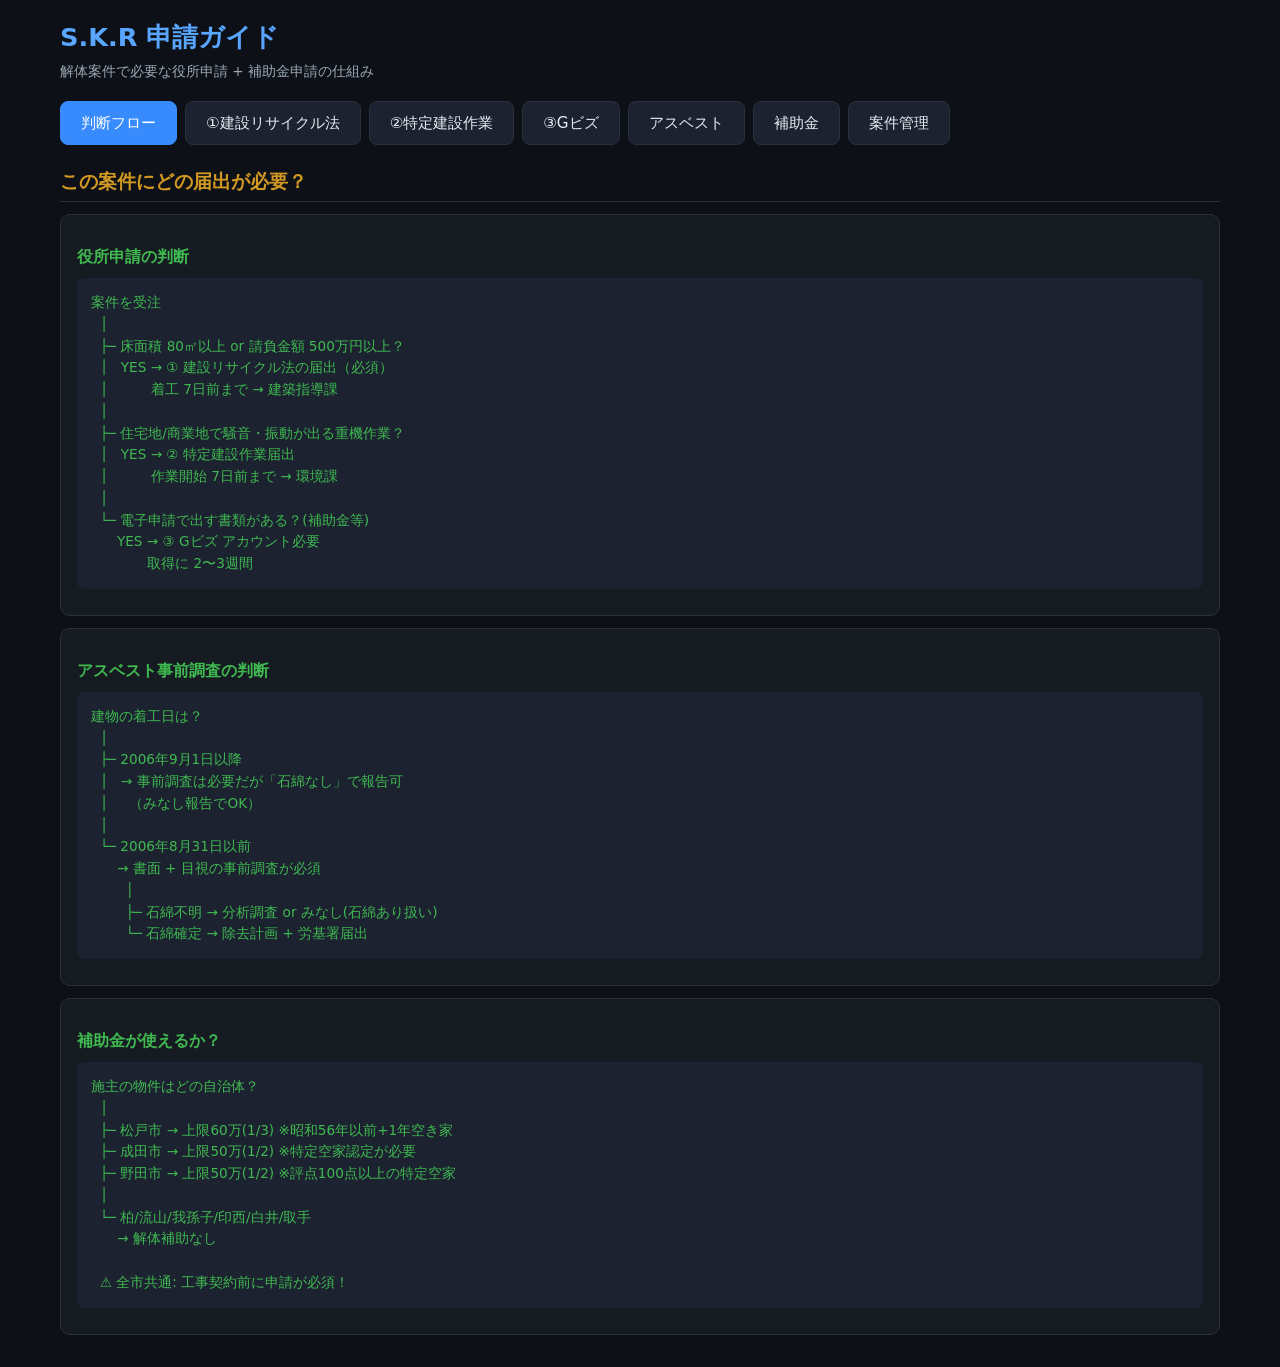
<file: shinsei-guide.html>
<!DOCTYPE html>
<html lang="ja">
<head>
<meta charset="UTF-8">
<meta name="viewport" content="width=device-width, initial-scale=1.0">
<title>S.K.R 申請ガイド</title>
<style>
:root{--bg:#0d1117;--panel:#161b22;--panel2:#1c2230;--line:#2b313c;--ink:#e6edf3;--sub:#9aa7b4;--ac:#58a6ff;--ac2:#388bfd;--gn:#3fb950;--rd:#f85149;--yl:#d29922}
* { margin: 0; padding: 0; box-sizing: border-box; }
body { background: var(--bg); color: var(--ink); font-family: "Cascadia Code", Consolas, "Yu Gothic UI", Meiryo, system-ui, sans-serif; padding: 20px; max-width: 1200px; margin: 0 auto; font-size: 16px; }
h1 { color: var(--ac); font-size: 1.6em; margin-bottom: 8px; }
h2 { color: var(--yl); font-size: 1.2em; margin: 24px 0 12px; border-bottom: 1px solid var(--line); padding-bottom: 6px; }
h3 { color: var(--gn); font-size: 1em; margin: 16px 0 8px; }
.subtitle { color: var(--sub); font-size: 0.85em; margin-bottom: 20px; }
.tab-bar { display: flex; gap: 8px; margin-bottom: 20px; flex-wrap: wrap; }
.tab { padding: 10px 20px; background: var(--panel2); border: 1px solid var(--line); border-radius: 8px; cursor: pointer; font-size: 0.95em; color: var(--ink); transition: all 0.2s; min-height: 44px; display: flex; align-items: center; justify-content: center; }
.tab:hover { background: var(--line); }
.tab.active { background: var(--ac2); border-color: var(--ac2); color: #fff; }
.panel { display: none; }
.panel.active { display: block; }
.card { background: var(--panel); border: 1px solid var(--line); border-radius: 10px; padding: 16px; margin-bottom: 12px; }
.card-header { display: flex; justify-content: space-between; align-items: center; margin-bottom: 8px; }
.badge { padding: 3px 10px; border-radius: 12px; font-size: 0.75em; font-weight: 600; white-space: nowrap; }
.badge-red { background: var(--rd); color: #fff; }
.badge-yellow { background: var(--yl); color: #fff; }
.badge-green { background: var(--gn); color: #fff; }
.badge-blue { background: var(--ac2); color: #fff; }
table { width: 100%; border-collapse: collapse; margin: 10px 0; font-size: 0.9em; }
th { background: var(--panel2); color: var(--ac); text-align: left; padding: 8px 10px; border: 1px solid var(--line); }
td { padding: 8px 10px; border: 1px solid var(--line); }
tr:hover { background: var(--panel2); }
.checklist { list-style: none; padding: 0; }
.checklist li { padding: 8px 0; border-bottom: 1px solid var(--panel2); display: flex; align-items: center; gap: 10px; min-height: 44px; }
.checklist input[type="checkbox"] { width: 24px; height: 24px; min-width: 24px; accent-color: var(--gn); cursor: pointer; }
.checklist label { cursor: pointer; flex: 1; line-height: 1.5; }
.checklist input:checked + label { color: var(--sub); text-decoration: line-through; }
.flow { background: var(--panel2); border-radius: 8px; padding: 14px; font-family: inherit; font-size: 0.85em; line-height: 1.6; white-space: pre-wrap; word-wrap: break-word; overflow-wrap: break-word; margin: 10px 0; color: var(--gn); overflow-x: auto; }
.highlight { background: #f0883e22; border-left: 3px solid var(--yl); padding: 10px 14px; margin: 10px 0; border-radius: 0 6px 6px 0; font-size: 0.9em; }
.grid2 { display: grid; grid-template-columns: 1fr 1fr; gap: 12px; }
@media (max-width: 768px) { .grid2 { grid-template-columns: 1fr; } }
.talk-box { background: #0d2137; border: 1px solid var(--ac2); border-radius: 8px; padding: 14px; font-size: 0.9em; line-height: 1.6; margin: 10px 0; }
.calc { background: var(--panel2); padding: 12px; border-radius: 8px; margin: 8px 0; }
.calc input { background: var(--bg); border: 1px solid var(--line); color: var(--ink); padding: 6px 10px; border-radius: 4px; width: 100px; font-size: 0.9em; }
.calc-result { color: var(--yl); font-weight: 600; font-size: 1.1em; margin-top: 8px; }
.case-table input[type="text"] { background: var(--bg); border: 1px solid var(--line); color: var(--ink); padding: 4px 8px; border-radius: 4px; width: 100%; font-size: 0.85em; }

/* === Mobile responsive (375px-414px) === */
@media (max-width: 600px) {
  body { padding: 12px; font-size: 16px; }
  h1 { font-size: 1.4em; }
  h2 { font-size: 1.15em; margin: 18px 0 10px; }
  .subtitle { font-size: 0.9em; }

  /* Tab bar: 2-column grid for larger tap targets */
  .tab-bar { gap: 6px; }
  .tab { padding: 12px 10px; font-size: 0.9em; min-height: 48px; flex: 1 1 calc(50% - 6px); text-align: center; }

  /* Cards */
  .card { padding: 14px 12px; border-radius: 8px; }
  .card-header { flex-wrap: wrap; gap: 6px; }

  /* Flow blocks: prevent overflow */
  .flow { font-size: 0.78em; padding: 12px; line-height: 1.5; white-space: pre-wrap; word-break: break-all; overflow-x: auto; -webkit-overflow-scrolling: touch; }

  /* Highlight blocks */
  .highlight { padding: 10px 12px; font-size: 0.88em; line-height: 1.5; }

  /* Tables → card layout on mobile */
  table:not(.case-table) { display: block; }
  table:not(.case-table) thead { display: none; }
  table:not(.case-table) tbody { display: block; }
  table:not(.case-table) tr { display: block; background: var(--panel); border: 1px solid var(--line); border-radius: 8px; margin-bottom: 8px; padding: 10px 12px; }
  table:not(.case-table) tr:hover { background: var(--panel2); }
  table:not(.case-table) td,
  table:not(.case-table) th { display: block; border: none; padding: 4px 0; text-align: left; background: transparent; }
  table:not(.case-table) td::before,
  table:not(.case-table) th::before { content: attr(data-label); color: var(--ac); font-weight: 600; display: block; font-size: 0.8em; margin-bottom: 2px; }

  /* Case-table (tracker) stays table but scrolls horizontally */
  .case-table { font-size: 0.8em; min-width: 600px; }
  .case-table input[type="text"] { font-size: 14px; padding: 6px 8px; min-height: 36px; }

  /* Checklist: bigger touch targets */
  .checklist li { padding: 10px 0; gap: 12px; min-height: 48px; }
  .checklist input[type="checkbox"] { width: 28px; height: 28px; min-width: 28px; }
  .checklist label { font-size: 0.95em; }

  /* Calculator */
  .calc { padding: 14px 12px; }
  .calc input { width: 80px; font-size: 1em; padding: 8px 10px; min-height: 44px; }
  .calc select { font-size: 0.9em; padding: 8px; min-height: 44px; }
  .calc button { padding: 10px 20px; font-size: 1em; min-height: 44px; margin-top: 8px; }
  .calc p { line-height: 2.2; }

  /* Talk box */
  .talk-box { font-size: 0.9em; padding: 12px; }

  /* Lists inside cards */
  .card ul:not(.checklist) { padding-left: 16px; }
  .card ul:not(.checklist) li { line-height: 1.8; font-size: 0.93em; }

  /* Badge in card-header */
  .badge { font-size: 0.7em; padding: 4px 8px; }
}
</style>
</head>
<body>

<h1>S.K.R 申請ガイド</h1>
<p class="subtitle">解体案件で必要な役所申請 + 補助金申請の仕組み</p>

<div class="tab-bar">
  <div class="tab active" onclick="showTab('judge')">判断フロー</div>
  <div class="tab" onclick="showTab('recycle')">①建設リサイクル法</div>
  <div class="tab" onclick="showTab('noise')">②特定建設作業</div>
  <div class="tab" onclick="showTab('gbiz')">③Gビズ</div>
  <div class="tab" onclick="showTab('asbestos')">アスベスト</div>
  <div class="tab" onclick="showTab('subsidy')">補助金</div>
  <div class="tab" onclick="showTab('tracker')">案件管理</div>
</div>

<!-- 判断フロー -->
<div id="judge" class="panel active">
  <h2>この案件にどの届出が必要？</h2>
  <div class="card">
    <h3>役所申請の判断</h3>
    <div class="flow">案件を受注
  │
  ├─ 床面積 80㎡以上 or 請負金額 500万円以上？
  │   YES → ① 建設リサイクル法の届出（必須）
  │          着工 7日前まで → 建築指導課
  │
  ├─ 住宅地/商業地で騒音・振動が出る重機作業？
  │   YES → ② 特定建設作業届出
  │          作業開始 7日前まで → 環境課
  │
  └─ 電子申請で出す書類がある？(補助金等)
      YES → ③ Gビズ アカウント必要
             取得に 2〜3週間</div>
  </div>
  <div class="card">
    <h3>アスベスト事前調査の判断</h3>
    <div class="flow">建物の着工日は？
  │
  ├─ 2006年9月1日以降
  │   → 事前調査は必要だが「石綿なし」で報告可
  │     （みなし報告でOK）
  │
  └─ 2006年8月31日以前
      → 書面 + 目視の事前調査が必須
        │
        ├─ 石綿不明 → 分析調査 or みなし(石綿あり扱い)
        └─ 石綿確定 → 除去計画 + 労基署届出</div>
  </div>
  <div class="card">
    <h3>補助金が使えるか？</h3>
    <div class="flow">施主の物件はどの自治体？
  │
  ├─ 松戸市 → 上限60万(1/3) ※昭和56年以前+1年空き家
  ├─ 成田市 → 上限50万(1/2) ※特定空家認定が必要
  ├─ 野田市 → 上限50万(1/2) ※評点100点以上の特定空家
  │
  └─ 柏/流山/我孫子/印西/白井/取手
      → 解体補助なし

  ⚠ 全市共通: 工事契約前に申請が必須！</div>
  </div>
</div>

<!-- ①建設リサイクル法 -->
<div id="recycle" class="panel">
  <h2>① 建設リサイクル法の届出</h2>
  <div class="highlight">⏰ 提出期限: 着工 <strong>7日前</strong>まで ／ 届出先: 建築指導課 ／ 届出なし = 10万円以下の過料</div>
  <div class="card">
    <div class="card-header"><h3>対象</h3><span class="badge badge-red">必須確認</span></div>
    <p>床面積合計 <strong>80㎡以上</strong> の建築物の解体工事</p>
  </div>
  <div class="card">
    <h3>必要書類チェックリスト</h3>
    <ul class="checklist">
      <li><input type="checkbox" id="r1"><label for="r1">届出書（様式第1号）※自治体HPからDL</label></li>
      <li><input type="checkbox" id="r2"><label for="r2">分別解体等の計画等（別表）</label></li>
      <li><input type="checkbox" id="r3"><label for="r3">案内図（現場の位置がわかる地図）</label></li>
      <li><input type="checkbox" id="r4"><label for="r4">設計図 or 写真（建物の構造・規模がわかるもの）</label></li>
      <li><input type="checkbox" id="r5"><label for="r5">工程表</label></li>
      <li><input type="checkbox" id="r6"><label for="r6">委任状（届出者と発注者が異なる場合）</label></li>
      <li><input type="checkbox" id="r7"><label for="r7">建設業許可証の写し</label></li>
    </ul>
  </div>
  <div class="card">
    <h3>記入ガイド（S.K.R典型値）</h3>
    <table>
      <thead><tr><th>項目</th><th>記入内容</th></tr></thead>
      <tbody>
      <tr><td data-label="項目">届出者</td><td data-label="記入内容">発注者（施主）の氏名・住所</td></tr>
      <tr><td data-label="項目">工事施工者</td><td data-label="記入内容">S.K.R（または元請の社名）</td></tr>
      <tr><td data-label="項目">工事の種類</td><td data-label="記入内容">「建築物の解体」にチェック</td></tr>
      <tr><td data-label="項目">構造</td><td data-label="記入内容">木造 / 鉄骨造 / RC造 から選択</td></tr>
      <tr><td data-label="項目">床面積</td><td data-label="記入内容">登記簿 or 図面から算出</td></tr>
      <tr><td data-label="項目">工期</td><td data-label="記入内容">着工日〜完了予定日</td></tr>
      <tr><td data-label="項目">分別解体の方法</td><td data-label="記入内容">手作業＋機械併用（通常はこれ）</td></tr>
      <tr><td data-label="項目">廃棄物の種類</td><td data-label="記入内容">木くず / コンクリートがら / 金属くず / ガラス陶磁器 / 混合廃棄物</td></tr>
      </tbody>
    </table>
  </div>
</div>

<!-- ②特定建設作業 -->
<div id="noise" class="panel">
  <h2>② 特定建設作業届出（騒音・振動）</h2>
  <div class="highlight">⏰ 提出期限: 作業開始 <strong>7日前</strong>まで ／ 届出先: 環境課</div>
  <div class="card">
    <div class="card-header"><h3>該当する作業（解体で多いもの）</h3><span class="badge badge-yellow">要確認</span></div>
    <table>
      <thead><tr><th>作業</th><th>解体での頻度</th></tr></thead>
      <tbody>
      <tr><td data-label="作業">ブレーカー（大型）を使う作業</td><td data-label="頻度" style="color:var(--yl)">★ 最多</td></tr>
      <tr><td data-label="作業">バックホウ（一定重量以上）</td><td data-label="頻度">多い</td></tr>
      <tr><td data-label="作業">くい打機・くい抜機</td><td data-label="頻度">たまに</td></tr>
      <tr><td data-label="作業">さく岩機</td><td data-label="頻度">稀</td></tr>
      </tbody>
    </table>
  </div>
  <div class="card">
    <h3>規制基準（これを超えるとNG）</h3>
    <table>
      <thead><tr><th>項目</th><th>基準</th></tr></thead>
      <tbody>
      <tr><td data-label="項目">作業時間</td><td data-label="基準">7:00〜19:00</td></tr>
      <tr><td data-label="項目">1日の作業</td><td data-label="基準">連続6時間以内（合計10時間以内）</td></tr>
      <tr><td data-label="項目">作業期間</td><td data-label="基準">連続6日以内</td></tr>
      <tr><td data-label="項目">日曜・祝日</td><td data-label="基準" style="color:var(--rd)">作業禁止</td></tr>
      <tr><td data-label="項目">騒音</td><td data-label="基準">敷地境界で 85dB 以下</td></tr>
      </tbody>
    </table>
  </div>
  <div class="card">
    <h3>必要書類チェックリスト</h3>
    <ul class="checklist">
      <li><input type="checkbox" id="n1"><label for="n1">特定建設作業実施届出書（騒音用）</label></li>
      <li><input type="checkbox" id="n2"><label for="n2">特定建設作業実施届出書（振動用）※振動該当時</label></li>
      <li><input type="checkbox" id="n3"><label for="n3">付近見取図（作業場所を示す図面）</label></li>
      <li><input type="checkbox" id="n4"><label for="n4">工程表（特定建設作業の実施期間）</label></li>
      <li><input type="checkbox" id="n5"><label for="n5">使用機械の仕様書（型式・出力等）</label></li>
    </ul>
  </div>
</div>

<!-- ③Gビズ -->
<div id="gbiz" class="panel">
  <h2>③ Gビズ（GビズID・電子申請）</h2>
  <div class="highlight">⚠ アカウント取得に <strong>2〜3週間</strong>かかる。必要になる前に早めに取得</div>
  <div class="card">
    <h3>使う場面</h3>
    <table>
      <thead><tr><th>場面</th><th>内容</th></tr></thead>
      <tbody>
      <tr><td data-label="場面">補助金申請</td><td data-label="内容">jGrants経由の電子申請</td></tr>
      <tr><td data-label="場面">CCUS</td><td data-label="内容">建設キャリアアップシステム登録</td></tr>
      <tr><td data-label="場面">各種電子届出</td><td data-label="内容">自治体による</td></tr>
      </tbody>
    </table>
  </div>
  <div class="card">
    <h3>アカウント取得チェックリスト</h3>
    <ul class="checklist">
      <li><input type="checkbox" id="g1"><label for="g1">GビズID公式サイト（gbiz-id.go.jp）でアカウント申請</label></li>
      <li><input type="checkbox" id="g2"><label for="g2">印鑑証明書（発行3ヶ月以内）を準備</label></li>
      <li><input type="checkbox" id="g3"><label for="g3">登記簿謄本（発行3ヶ月以内）を準備 ※法人</label></li>
      <li><input type="checkbox" id="g4"><label for="g4">申請書を印刷・押印・郵送</label></li>
      <li><input type="checkbox" id="g5"><label for="g5">届いたらログイン確認</label></li>
    </ul>
  </div>
  <div class="card">
    <div class="card-header"><h3>注意</h3><span class="badge badge-red">重要</span></div>
    <ul style="padding-left: 20px; line-height: 2;">
      <li>アカウントは<strong>会社に1つ</strong>。担当者退職でも引き継げるようID/PWを共有管理</li>
      <li>マイナンバーカードの電子証明書 = <strong>有効期限5年で更新必要</strong></li>
      <li>認証キー期限切れ → 市役所で復活手続き</li>
    </ul>
  </div>
</div>

<!-- アスベスト -->
<div id="asbestos" class="panel">
  <h2>アスベスト事前調査</h2>
  <div class="highlight">2022年4月〜義務化 ／ 報告: 石綿事前調査結果報告システム（厚労省）で電子報告</div>
  <div class="card">
    <h3>報告が必要な工事</h3>
    <table>
      <thead><tr><th>工事種別</th><th>条件</th></tr></thead>
      <tbody>
      <tr><td data-label="工事種別">解体工事</td><td data-label="条件">床面積合計 <strong>80㎡以上</strong></td></tr>
      <tr><td data-label="工事種別">改修工事</td><td data-label="条件">請負金額 <strong>100万円以上</strong></td></tr>
      </tbody>
    </table>
  </div>
  <div class="grid2">
    <div class="card" style="border-color: var(--gn);">
      <div class="card-header"><h3>2006年9月以降の建物</h3><span class="badge badge-green">簡易</span></div>
      <p>事前調査は必要だが<br><strong>「石綿なし」で報告可（みなし）</strong></p>
      <ul class="checklist" style="margin-top: 10px;">
        <li><input type="checkbox" id="a1"><label for="a1">着工年月日を登記簿で確認</label></li>
        <li><input type="checkbox" id="a2"><label for="a2">電子報告システムで「石綿なし」報告</label></li>
      </ul>
    </div>
    <div class="card" style="border-color: var(--rd);">
      <div class="card-header"><h3>2006年8月以前の建物</h3><span class="badge badge-red">要調査</span></div>
      <p><strong>書面 + 目視の事前調査が必須</strong></p>
      <ul class="checklist" style="margin-top: 10px;">
        <li><input type="checkbox" id="a3"><label for="a3">設計図書で石綿含有建材の有無を書面調査</label></li>
        <li><input type="checkbox" id="a4"><label for="a4">現地で目視調査</label></li>
        <li><input type="checkbox" id="a5"><label for="a5">不明な場合: 分析調査 or みなし(石綿あり扱い)</label></li>
        <li><input type="checkbox" id="a6"><label for="a6">石綿確定時: 除去計画作成 + 労基署届出</label></li>
        <li><input type="checkbox" id="a7"><label for="a7">電子報告システムで結果報告</label></li>
      </ul>
    </div>
  </div>
</div>

<!-- 補助金 -->
<div id="subsidy" class="panel">
  <h2>空き家解体 補助金ガイド</h2>
  <div class="highlight">⚠ 全市共通: <strong>工事契約前に申請が必須</strong>。契約後は使えない。見積り段階で施主に案内する</div>

  <div class="card">
    <div class="card-header"><h3>松戸市 — 老朽空家等除却費用補助金</h3><span class="badge badge-blue">上限60万</span></div>
    <table>
      <tbody>
      <tr><th data-label="">補助率</th><td data-label="補助率">1/3以内</td><th data-label="">上限</th><td data-label="上限">60万円</td></tr>
      <tr><th data-label="">受付</th><td data-label="受付">令和8年 5/18〜7/17</td><th data-label="">枠</th><td data-label="枠">約15戸（先着）</td></tr>
      <tr><th data-label="">窓口</th><td data-label="窓口" colspan="3">街づくり部 住宅政策課</td></tr>
      </tbody>
    </table>
    <h3 style="margin-top: 12px;">条件</h3>
    <ul class="checklist">
      <li><input type="checkbox" id="m1"><label for="m1">昭和56年(1981年)5月31日以前の建築</label></li>
      <li><input type="checkbox" id="m2"><label for="m2">1年以上空き家</label></li>
      <li><input type="checkbox" id="m3"><label for="m3">市税の滞納がない</label></li>
      <li><input type="checkbox" id="m4"><label for="m4">まだ工事契約をしていない</label></li>
    </ul>
    <h3 style="margin-top: 12px;">必要書類</h3>
    <ul class="checklist">
      <li><input type="checkbox" id="m5"><label for="m5">補助金交付申請書（市HPからDL）</label></li>
      <li><input type="checkbox" id="m6"><label for="m6">建物の登記事項証明書</label></li>
      <li><input type="checkbox" id="m7"><label for="m7">建物の現況写真（外観4方向+内部）</label></li>
      <li><input type="checkbox" id="m8"><label for="m8">解体工事の見積書</label></li>
      <li><input type="checkbox" id="m9"><label for="m9">案内図</label></li>
      <li><input type="checkbox" id="m10"><label for="m10">市税の納税証明書</label></li>
      <li><input type="checkbox" id="m11"><label for="m11">本人確認書類</label></li>
    </ul>
  </div>

  <div class="card">
    <div class="card-header"><h3>成田市 — 特定空家等除却工事費補助金</h3><span class="badge badge-blue">上限50万</span></div>
    <table>
      <tbody>
      <tr><th data-label="">補助率</th><td data-label="補助率">1/2</td><th data-label="">上限</th><td data-label="上限">50万円</td></tr>
      <tr><th data-label="">受付</th><td data-label="受付">4月〜10月末目安</td><th data-label="">窓口</th><td data-label="窓口">建築住宅課 0476-20-1564</td></tr>
      </tbody>
    </table>
    <ul class="checklist" style="margin-top: 10px;">
      <li><input type="checkbox" id="n6"><label for="n6">特定空家の認定を受けている</label></li>
      <li><input type="checkbox" id="n7"><label for="n7">勧告(空家法22条2項)を受けていない</label></li>
      <li><input type="checkbox" id="n8"><label for="n8">個人所有の一戸建て</label></li>
      <li><input type="checkbox" id="n9"><label for="n9">工事契約前</label></li>
    </ul>
  </div>

  <div class="card">
    <div class="card-header"><h3>野田市 — 危険空家除却工事等助成金</h3><span class="badge badge-blue">上限50万</span></div>
    <table>
      <tbody>
      <tr><th data-label="">補助率</th><td data-label="補助率">除却費の1/2</td><th data-label="">上限</th><td data-label="上限">50万円（+裁判費50万）</td></tr>
      <tr><th data-label="">窓口</th><td data-label="窓口" colspan="3">市民生活課 04-7123-1083</td></tr>
      </tbody>
    </table>
    <div class="calc">
      <h3>補助金額かんたん計算</h3>
      <p style="margin: 8px 0;">延床面積 <input type="number" id="calcArea" value="100" min="1"> ㎡ ×
      <select id="calcType" style="background:var(--bg);border:1px solid var(--line);color:var(--ink);padding:6px;border-radius:4px;">
        <option value="32000">木造(32,000円/㎡)</option>
        <option value="46000">鉄骨(46,000円/㎡)</option>
      </select>
      <button onclick="calcSubsidy()" style="background:var(--gn);color:#fff;border:none;padding:6px 16px;border-radius:4px;cursor:pointer;margin-left:8px;">計算</button></p>
      <div id="calcResult" class="calc-result"></div>
    </div>
  </div>

  <div class="card" style="border-color: var(--yl);">
    <h3>営業トーク例</h3>
    <div class="talk-box">「この物件、〇〇市の空き家解体補助金の対象になる可能性があります。<br>
上限〇〇万円で、工事費の〇分の1が補助されます。<br>
申請手続きもサポートできますので、まずは対象かどうか一緒に確認しませんか？」</div>
    <p style="color: var(--sub); font-size: 0.85em; margin-top: 8px;">※ 補助金は施主への還元。S.K.Rの取り分は変わらない = 施主の負担減 = 受注しやすくなる</p>
  </div>
</div>

<!-- 案件管理 -->
<div id="tracker" class="panel">
  <h2>案件ごとの提出管理</h2>
  <div class="card">
    <div style="overflow-x: auto;">
    <table class="case-table">
      <tr>
        <th>案件名</th><th>現場住所</th><th>着工日</th><th>建築年</th><th>床面積</th>
        <th>①リサイクル</th><th>②特定建設</th><th>③Gビズ</th><th>アスベスト</th>
      </tr>
      <tr>
        <td style="color:var(--gn)">（例）○○戸建</td>
        <td>○○市○○X-X</td><td>7/10</td><td>1985年</td><td>120㎡</td>
        <td><span class="badge badge-red">要 7/3</span></td>
        <td><span class="badge badge-yellow">要(ブレーカー)</span></td>
        <td><span class="badge badge-green">不要</span></td>
        <td><span class="badge badge-red">要(書面+目視)</span></td>
      </tr>
      <tr>
        <td><input type="text" placeholder="案件名"></td>
        <td><input type="text" placeholder="住所"></td>
        <td><input type="text" placeholder="着工日"></td>
        <td><input type="text" placeholder="建築年"></td>
        <td><input type="text" placeholder="㎡"></td>
        <td><input type="text" placeholder="要/不要"></td>
        <td><input type="text" placeholder="要/不要"></td>
        <td><input type="text" placeholder="要/不要"></td>
        <td><input type="text" placeholder="要/不要"></td>
      </tr>
      <tr>
        <td><input type="text" placeholder="案件名"></td>
        <td><input type="text" placeholder="住所"></td>
        <td><input type="text" placeholder="着工日"></td>
        <td><input type="text" placeholder="建築年"></td>
        <td><input type="text" placeholder="㎡"></td>
        <td><input type="text" placeholder="要/不要"></td>
        <td><input type="text" placeholder="要/不要"></td>
        <td><input type="text" placeholder="要/不要"></td>
        <td><input type="text" placeholder="要/不要"></td>
      </tr>
    </table>
    </div>
  </div>

  <div class="card">
    <h3>7/24 サンプル案件 期限カウントダウン</h3>
    <p style="font-size: 1.3em; color: var(--yl); margin: 8px 0;" id="countdown"></p>
    <p style="color: var(--sub);">建物使用期限までに全作業完了が必須（役員会議決定事項）</p>
  </div>
</div>

<script>
function showTab(id) {
  document.querySelectorAll('.tab').forEach(t => t.classList.remove('active'));
  document.querySelectorAll('.panel').forEach(p => p.classList.remove('active'));
  document.getElementById(id).classList.add('active');
  event.target.classList.add('active');
}

function calcSubsidy() {
  const area = parseInt(document.getElementById('calcArea').value) || 0;
  const rate = parseInt(document.getElementById('calcType').value);
  const standard = area * rate * 0.8;
  const subsidy = Math.min(standard * 0.5, 500000);
  document.getElementById('calcResult').innerHTML =
    `標準除却費: ${standard.toLocaleString()}円 × 50% = ${(standard*0.5).toLocaleString()}円<br>` +
    `→ 補助金額: <strong>${subsidy.toLocaleString()}円</strong>` + (subsidy >= 500000 ? '（上限適用）' : '');
}

// countdown
const deadline = new Date('2026-07-24T23:59:59');
function updateCountdown() {
  const now = new Date();
  const diff = deadline - now;
  if (diff <= 0) { document.getElementById('countdown').textContent = '期限到達'; return; }
  const days = Math.floor(diff / 86400000);
  const hours = Math.floor((diff % 86400000) / 3600000);
  document.getElementById('countdown').textContent = `残り ${days}日 ${hours}時間`;
}
updateCountdown();
setInterval(updateCountdown, 60000);
calcSubsidy();
</script>

</body>
</html>
</file>
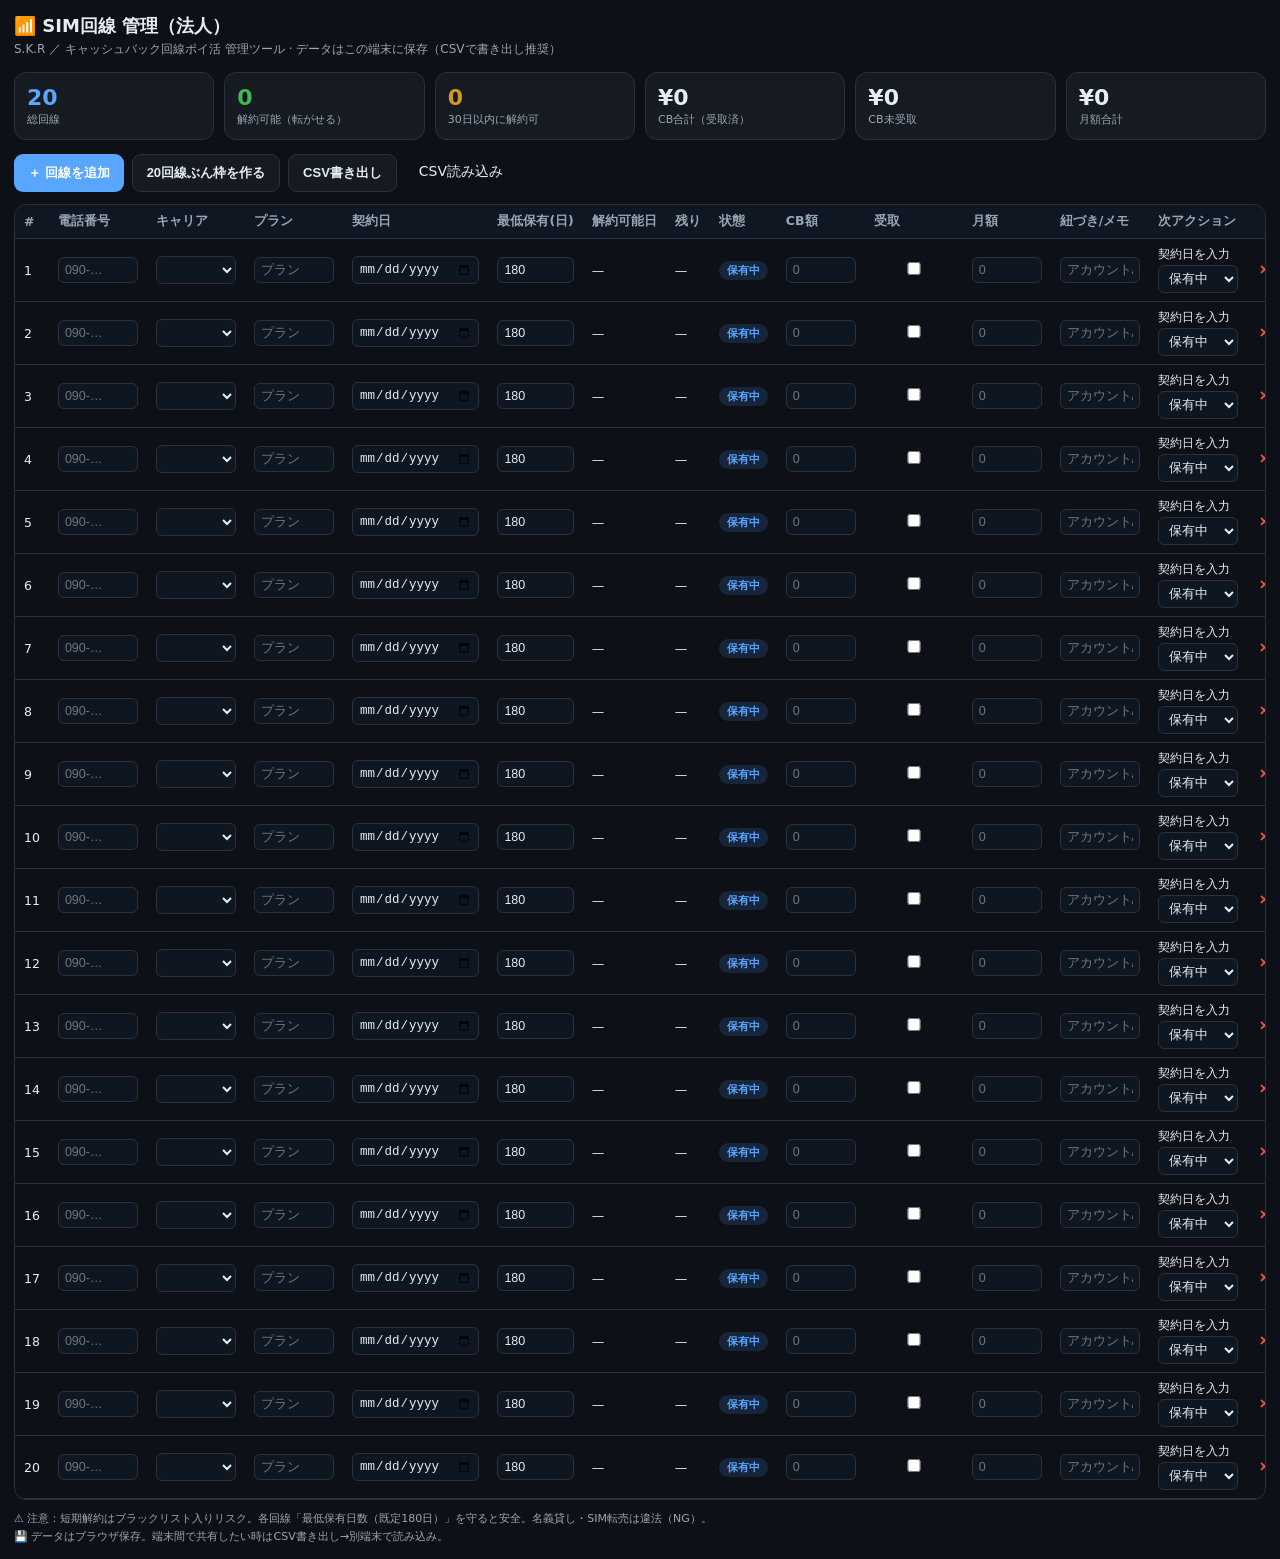
<file: sim-manager.html>
<!DOCTYPE html>
<html lang="ja">
<head>
<meta charset="UTF-8">
<meta name="viewport" content="width=device-width, initial-scale=1.0">
<title>SIM回線 管理｜S.K.R</title>
<style>
  :root{--bg:#0d1117;--panel:#161b22;--panel2:#1c2230;--line:#2b313c;--ink:#e6edf3;--sub:#9aa7b4;--ac:#58a6ff;--ac2:#388bfd;--gn:#3fb950;--rd:#f85149;--yl:#d29922}
  *{margin:0;padding:0;box-sizing:border-box}
  body{font-family:"Cascadia Code",Consolas,"Yu Gothic UI",Meiryo,system-ui,sans-serif;background:var(--bg);color:var(--ink);padding:14px;font-size:14px}
  h1{font-size:18px;font-weight:800;margin-bottom:3px}
  .sub{color:var(--sub);font-size:12px;margin-bottom:14px}
  .cards{display:grid;grid-template-columns:repeat(auto-fit,minmax(120px,1fr));gap:10px;margin-bottom:14px}
  .kpi{background:var(--panel);border:1px solid var(--line);border-radius:12px;padding:12px}
  .kpi .n{font-size:22px;font-weight:800}
  .kpi .l{font-size:11px;color:var(--sub);margin-top:2px}
  .kpi.ok .n{color:var(--gn)} .kpi.warn .n{color:var(--yl)} .kpi.acc .n{color:var(--ac)}
  .bar{display:flex;gap:8px;flex-wrap:wrap;margin-bottom:12px}
  button{background:var(--ac);color:#fff;border:0;border-radius:9px;padding:9px 14px;font-weight:700;font-size:13px;cursor:pointer}
  button.ghost{background:var(--panel);border:1px solid var(--line);color:var(--ink)}
  .wrap{overflow-x:auto;border:1px solid var(--line);border-radius:12px}
  table{width:100%;border-collapse:collapse;min-width:880px;font-size:12.5px}
  th,td{padding:8px 9px;border-bottom:1px solid var(--line);text-align:left;white-space:nowrap}
  th{background:#0f1722;color:var(--sub);font-weight:700;position:sticky;top:0}
  td input,td select{background:#0e1622;border:1px solid var(--line);color:var(--ink);border-radius:6px;padding:5px 6px;font-size:12.5px;width:100%;min-width:80px}
  td.num input{min-width:70px}
  .pill{padding:2px 8px;border-radius:20px;font-size:11px;font-weight:700;display:inline-block}
  .s-hold{background:rgba(79,157,255,.15);color:var(--ac)}
  .s-ready{background:rgba(52,211,153,.18);color:var(--gn)}
  .s-proc{background:rgba(245,181,58,.18);color:var(--yl)}
  .s-done{background:rgba(144,162,184,.2);color:var(--sub)}
  .ready td{box-shadow:inset 3px 0 0 var(--gn)}
  .act{font-size:11.5px}
  .del{background:transparent;border:0;color:var(--rd);cursor:pointer;font-size:16px;padding:0 4px}
  .note{color:var(--sub);font-size:11px;margin-top:10px;line-height:1.6}
</style>
</head>
<body>
  <h1>📶 SIM回線 管理（法人）</h1>
  <div class="sub">S.K.R ／ キャッシュバック回線ポイ活 管理ツール · データはこの端末に保存（CSVで書き出し推奨）</div>

  <div class="cards">
    <div class="kpi acc"><div class="n" id="k-total">0</div><div class="l">総回線</div></div>
    <div class="kpi ok"><div class="n" id="k-ready">0</div><div class="l">解約可能（転がせる）</div></div>
    <div class="kpi warn"><div class="n" id="k-soon">0</div><div class="l">30日以内に解約可</div></div>
    <div class="kpi"><div class="n" id="k-cb">¥0</div><div class="l">CB合計（受取済）</div></div>
    <div class="kpi"><div class="n" id="k-cbun">¥0</div><div class="l">CB未受取</div></div>
    <div class="kpi"><div class="n" id="k-mo">¥0</div><div class="l">月額合計</div></div>
  </div>

  <div class="bar">
    <button onclick="addRow()">＋ 回線を追加</button>
    <button class="ghost" onclick="seed20()">20回線ぶん枠を作る</button>
    <button class="ghost" onclick="exportCSV()">CSV書き出し</button>
    <label class="ghost" style="padding:9px 14px;border-radius:9px;cursor:pointer">CSV読み込み<input type="file" accept=".csv" onchange="importCSV(event)" hidden></label>
  </div>

  <div class="wrap">
    <table>
      <thead><tr>
        <th>#</th><th>電話番号</th><th>キャリア</th><th>プラン</th><th>契約日</th>
        <th>最低保有(日)</th><th>解約可能日</th><th>残り</th><th>状態</th>
        <th>CB額</th><th>受取</th><th>月額</th><th>紐づき/メモ</th><th>次アクション</th><th></th>
      </tr></thead>
      <tbody id="tb"></tbody>
    </table>
  </div>

  <div class="note">
    ⚠️ 注意：短期解約はブラックリスト入りリスク。各回線「最低保有日数（既定180日）」を守ると安全。名義貸し・SIM転売は違法（NG）。<br>
    💾 データはブラウザ保存。端末間で共有したい時はCSV書き出し→別端末で読み込み。
  </div>

<script>
const KEY='skr_sim_v1';
let rows=[];
const CARRIERS=['','docomo','au','SoftBank','楽天','ahamo','povo','LINEMO','UQ','ワイモバ','MVNO他'];
const STATES=['保有中','解約手続中','解約済'];

function load(){ try{rows=JSON.parse(localStorage.getItem(KEY))||[]}catch(e){rows=[]} }
function save(){ localStorage.setItem(KEY,JSON.stringify(rows)); render(); }
function today(){ const d=new Date(); d.setHours(0,0,0,0); return d; }
function addDays(dateStr,n){ if(!dateStr)return null; const d=new Date(dateStr); d.setDate(d.getDate()+(+n||0)); return d; }
function fmt(d){ if(!d)return '—'; return d.toISOString().slice(0,10); }
function yen(n){ return '¥'+(Number(n)||0).toLocaleString(); }

function addRow(data){ rows.push(Object.assign({tel:'',carrier:'',plan:'',start:'',hold:180,cb:'',got:false,mo:'',memo:'',state:'保有中'},data||{})); save(); }
function seed20(){ const need=Math.max(0,20-rows.length); for(let i=0;i<need;i++) rows.push({tel:'',carrier:'',plan:'',start:'',hold:180,cb:'',got:false,mo:'',memo:'',state:'保有中'}); save(); }
function del(i){ rows.splice(i,1); save(); }

function calc(r){
  const can=addDays(r.start,r.hold);
  let rem=null, status='保有中', act='—';
  if(r.state==='解約済'){ status='解約済'; act='完了'; }
  else if(r.state==='解約手続中'){ status='解約手続中'; act='手続き進行中'; }
  else if(can){
    rem=Math.ceil((can-today())/86400000);
    if(rem<=0){ status='解約可'; act='🔁 今が転がし時（MNP/解約OK）'; }
    else if(rem<=30){ status='保有中'; act=`あと${rem}日で解約可`; }
    else { status='保有中'; act=`保有継続（残${rem}日）`; }
  } else { act='契約日を入力'; }
  return {can,rem,status,act};
}

function render(){
  const tb=document.getElementById('tb'); tb.innerHTML='';
  let ready=0,soon=0,cbGot=0,cbUn=0,mo=0;
  rows.forEach((r,i)=>{
    const c=calc(r);
    if(c.status==='解約可') ready++;
    if(c.rem!=null && c.rem>0 && c.rem<=30) soon++;
    if(r.got) cbGot+=Number(r.cb)||0; else cbUn+=Number(r.cb)||0;
    mo+=Number(r.mo)||0;
    const sc={'保有中':'s-hold','解約可':'s-ready','解約手続中':'s-proc','解約済':'s-done'}[c.status];
    const tr=document.createElement('tr');
    if(c.status==='解約可') tr.className='ready';
    tr.innerHTML=`<td>${i+1}</td>
      <td><input value="${r.tel||''}" oninput="upd(${i},'tel',this.value)" placeholder="090-…"></td>
      <td><select onchange="upd(${i},'carrier',this.value)">${CARRIERS.map(c2=>`<option ${c2===r.carrier?'selected':''}>${c2}</option>`).join('')}</select></td>
      <td><input value="${r.plan||''}" oninput="upd(${i},'plan',this.value)" placeholder="プラン"></td>
      <td><input type="date" value="${r.start||''}" oninput="upd(${i},'start',this.value)"></td>
      <td class="num"><input type="number" value="${r.hold}" oninput="upd(${i},'hold',this.value)"></td>
      <td>${fmt(c.can)}</td>
      <td>${c.rem==null?'—':(c.rem<=0?'<b style=color:#34d399>可</b>':c.rem+'日')}</td>
      <td><span class="pill ${sc}">${c.status}</span></td>
      <td class="num"><input type="number" value="${r.cb||''}" oninput="upd(${i},'cb',this.value)" placeholder="0"></td>
      <td style="text-align:center"><input type="checkbox" ${r.got?'checked':''} onchange="upd(${i},'got',this.checked)"></td>
      <td class="num"><input type="number" value="${r.mo||''}" oninput="upd(${i},'mo',this.value)" placeholder="0"></td>
      <td><input value="${r.memo||''}" oninput="upd(${i},'memo',this.value)" placeholder="アカウント/メモ"></td>
      <td class="act">${c.act}<br><select style="margin-top:3px" onchange="upd(${i},'state',this.value)">${STATES.map(s=>`<option ${s===r.state?'selected':''}>${s}</option>`).join('')}</select></td>
      <td><button class="del" onclick="del(${i})">×</button></td>`;
    tb.appendChild(tr);
  });
  document.getElementById('k-total').textContent=rows.length;
  document.getElementById('k-ready').textContent=ready;
  document.getElementById('k-soon').textContent=soon;
  document.getElementById('k-cb').textContent=yen(cbGot);
  document.getElementById('k-cbun').textContent=yen(cbUn);
  document.getElementById('k-mo').textContent=yen(mo);
}
function upd(i,k,v){ rows[i][k]=v; localStorage.setItem(KEY,JSON.stringify(rows)); if(['start','hold','got','cb','mo','state'].includes(k)) render(); }

function exportCSV(){
  const head=['電話番号','キャリア','プラン','契約日','最低保有日','CB額','受取','月額','メモ','状態'];
  const lines=[head.join(',')].concat(rows.map(r=>[r.tel,r.carrier,r.plan,r.start,r.hold,r.cb,r.got?'1':'0',r.mo,(r.memo||'').replace(/,/g,'、'),r.state].join(',')));
  const blob=new Blob(['﻿'+lines.join('\n')],{type:'text/csv'});
  const a=document.createElement('a'); a.href=URL.createObjectURL(blob); a.download='sim-lines.csv'; a.click();
}
function importCSV(e){
  const f=e.target.files[0]; if(!f)return; const rd=new FileReader();
  rd.onload=()=>{ const ls=rd.result.replace(/^﻿/,'').split(/\r?\n/).filter(x=>x.trim()); ls.shift();
    rows=ls.map(l=>{const c=l.split(','); return {tel:c[0]||'',carrier:c[1]||'',plan:c[2]||'',start:c[3]||'',hold:+c[4]||180,cb:c[5]||'',got:c[6]==='1',mo:c[7]||'',memo:c[8]||'',state:c[9]||'保有中'}}); save(); };
  rd.readAsText(f);
}
load(); if(rows.length===0) seed20(); else render();
</script>
</body>
</html>
</file>
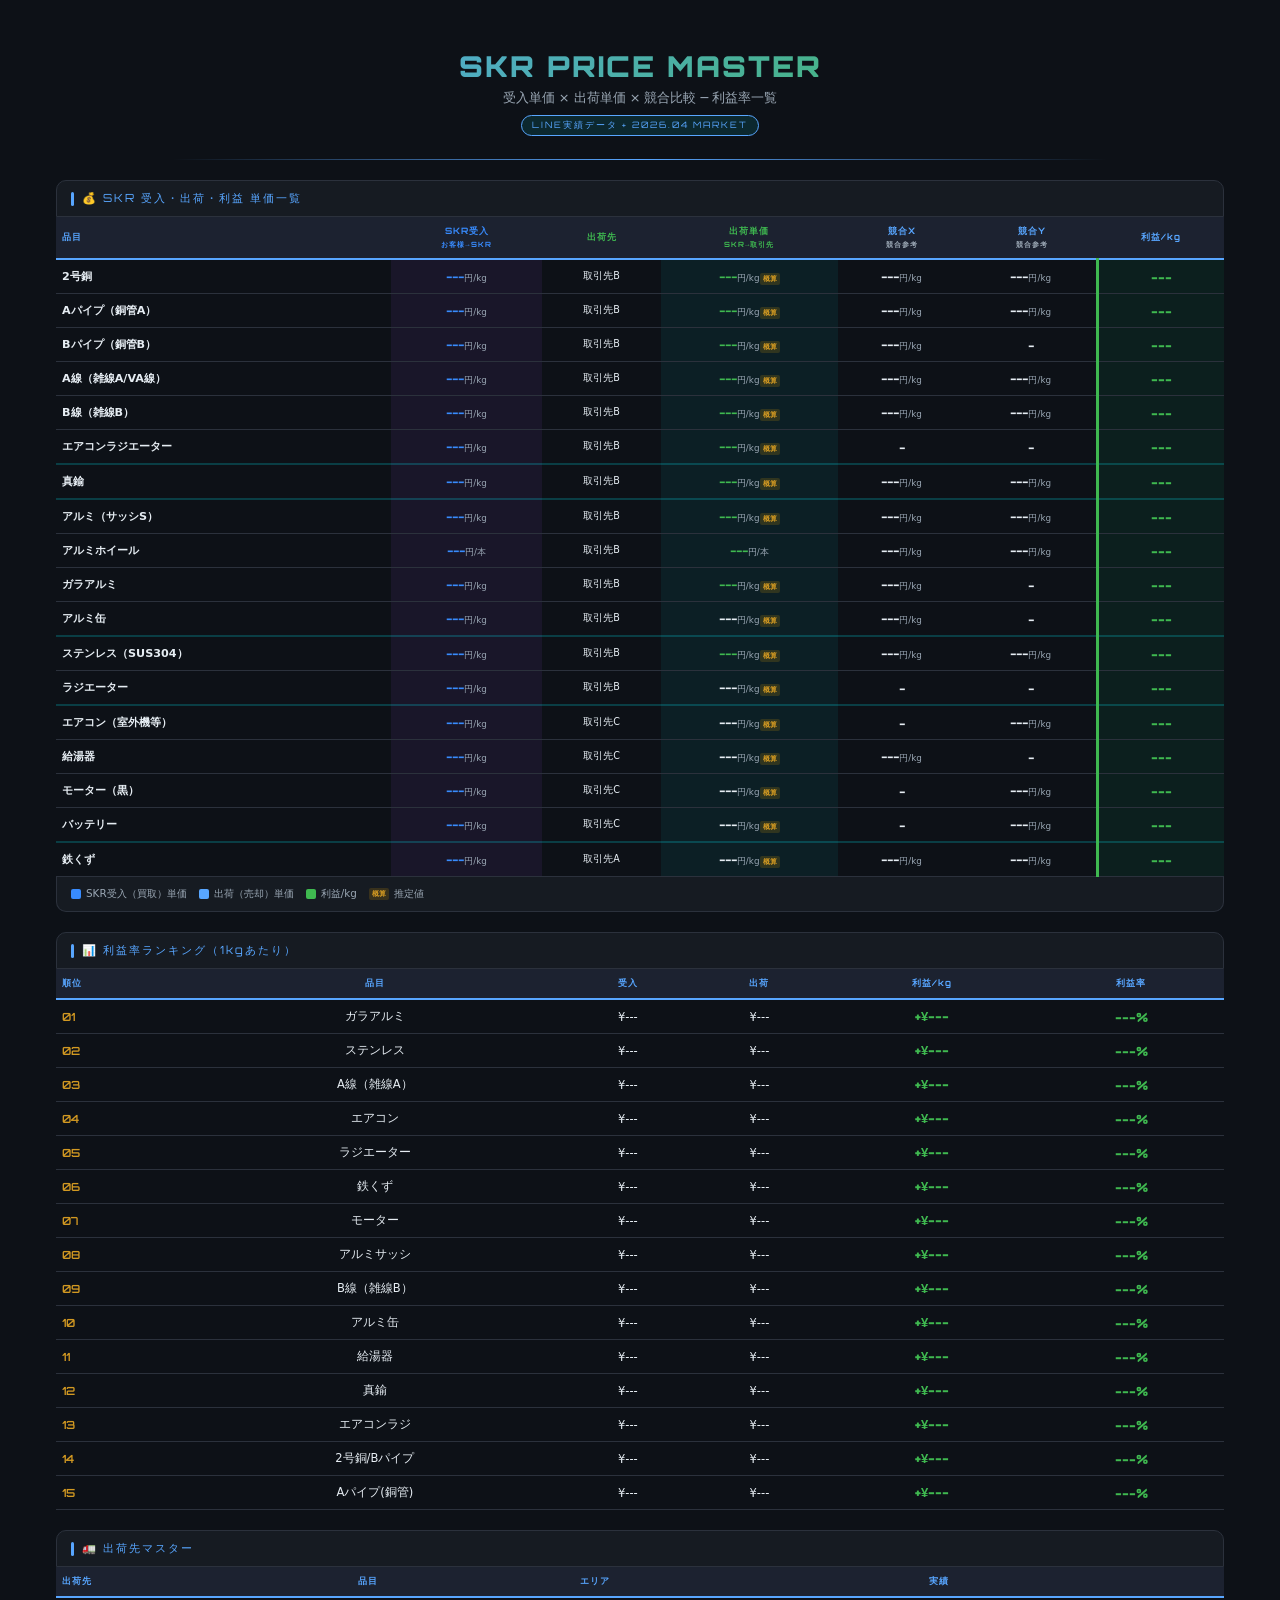
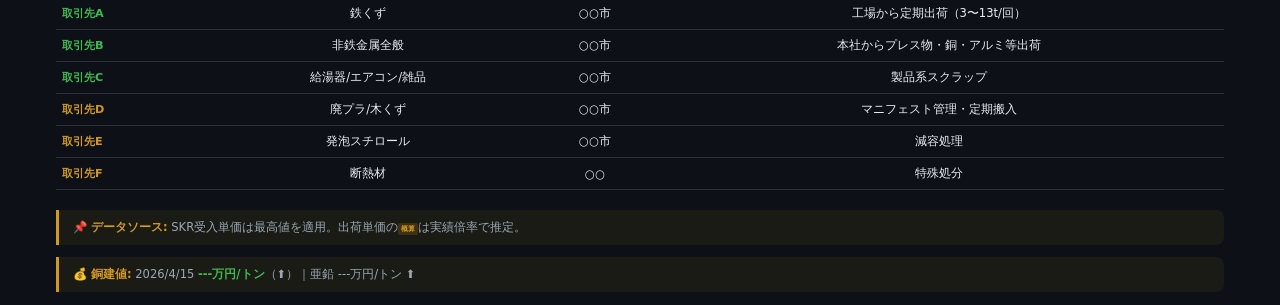
<file: skr-price-compare.html>
<!DOCTYPE html>
<html lang="ja">
<head>
<meta charset="UTF-8">
<meta name="viewport" content="width=device-width, initial-scale=1.0">
<title>SKR 単価比較表 2026年4月</title>
<link href="https://fonts.googleapis.com/css2?family=Orbitron:wght@400;700;900&family=Noto+Sans+JP:wght@300;400;500;700&display=swap" rel="stylesheet">
<style>
*{margin:0;padding:0;box-sizing:border-box}
:root{--bg:#0d1117;--panel:#161b22;--panel2:#1c2230;--line:#2b313c;--ink:#e6edf3;--sub:#9aa7b4;--ac:#58a6ff;--ac2:#388bfd;--gn:#3fb950;--rd:#f85149;--yl:#d29922}
body{font-family:"Cascadia Code",Consolas,"Yu Gothic UI",Meiryo,system-ui,sans-serif;background:var(--bg);color:var(--ink);min-height:100vh}
.c{max-width:1200px;margin:0 auto;padding:16px}
.hdr{text-align:center;padding:32px 16px 24px;position:relative}
.hdr::after{content:'';position:absolute;bottom:0;left:50%;transform:translateX(-50%);width:80%;height:1px;background:linear-gradient(90deg,transparent,var(--ac),transparent)}
.hdr h1{font-family:'Orbitron',monospace;font-size:clamp(1.2rem,3.5vw,1.8rem);font-weight:900;background:linear-gradient(135deg,var(--ac),var(--gn));-webkit-background-clip:text;-webkit-text-fill-color:transparent;letter-spacing:2px}
.hdr p{color:var(--sub);font-size:.8rem;margin-top:6px}
.badge{display:inline-block;background:rgba(0,240,255,.1);border:1px solid var(--ac);color:var(--ac);font-family:'Orbitron',monospace;font-size:.55rem;padding:3px 10px;border-radius:16px;margin-top:8px;letter-spacing:2px}
.section{margin:20px 0}
.stitle{font-family:'Orbitron',monospace;font-size:.7rem;color:var(--ac);letter-spacing:2px;padding:10px 14px;background:var(--panel);border:1px solid var(--line);border-radius:10px 10px 0 0;display:flex;align-items:center;gap:8px}
.stitle::before{content:'';width:3px;height:14px;background:var(--ac);border-radius:2px}
.tw{overflow-x:auto;-webkit-overflow-scrolling:touch}
table{width:100%;border-collapse:collapse;font-size:.72rem;min-width:750px}
th{background:var(--panel2);color:var(--ac);font-family:'Orbitron',monospace;font-size:.55rem;letter-spacing:1px;padding:8px 6px;text-align:center;border-bottom:2px solid var(--ac);white-space:nowrap}
th:first-child{text-align:left}
td{padding:8px 6px;border-bottom:1px solid var(--line);text-align:center;vertical-align:middle}
td:first-child{text-align:left;font-weight:600;font-size:.7rem}
tr:hover td{background:rgba(0,240,255,.03)}
.p{font-family:'Orbitron',monospace;font-weight:700;font-size:.78rem}
.u{font-size:.55rem;color:var(--sub);font-weight:400}
.skr{background:rgba(168,85,247,.08);color:var(--ac2)}
.cur{background:rgba(0,240,255,.06)}
.best{color:var(--gn)}
.w{background:rgba(0,255,136,.06);border-left:3px solid var(--gn)}
.profit{color:var(--gn);font-family:'Orbitron',monospace;font-weight:900;font-size:.8rem}
.et{display:inline-block;background:rgba(255,184,0,.15);color:var(--yl);font-size:.45rem;padding:1px 3px;border-radius:2px;font-weight:700}
.note{background:rgba(255,184,0,.06);border-left:3px solid var(--yl);border-radius:0 8px 8px 0;padding:10px 14px;margin:12px 0;font-size:.72rem;color:var(--sub)}
.note strong{color:var(--yl)}
.legend{display:flex;flex-wrap:wrap;gap:12px;padding:10px 14px;background:var(--panel);border:1px solid var(--line);border-top:none;border-radius:0 0 10px 10px;font-size:.65rem;color:var(--sub)}
.legend-item{display:flex;align-items:center;gap:5px}
.ld{width:10px;height:10px;border-radius:2px}
@media(max-width:600px){.c{padding:10px}table{font-size:.6rem;min-width:600px}th,td{padding:6px 4px}}
::-webkit-scrollbar{width:4px;height:4px}
::-webkit-scrollbar-track{background:var(--bg)}
::-webkit-scrollbar-thumb{background:#00a8b3;border-radius:2px}
</style>
</head>
<body>
<div class="c">
<div class="hdr">
  <h1>SKR PRICE MASTER</h1>
  <p>受入単価 × 出荷単価 × 競合比較 ─ 利益率一覧</p>
  <div class="badge">LINE実績データ + 2026.04 MARKET</div>
</div>

<div class="section">
  <div class="stitle">💰 SKR 受入・出荷・利益 単価一覧</div>
  <div class="tw"><table>
    <thead><tr>
      <th>品目</th>
      <th style="color:var(--ac2)">SKR受入<br><span style="font-size:.45rem">お客様→SKR</span></th>
      <th style="color:var(--gn)">出荷先</th>
      <th style="color:var(--gn)">出荷単価<br><span style="font-size:.45rem">SKR→取引先</span></th>
      <th>競合X<br><span style="font-size:.45rem;color:var(--sub)">競合参考</span></th>
      <th>競合Y<br><span style="font-size:.45rem;color:var(--sub)">競合参考</span></th>
      <th>利益/kg</th>
    </tr></thead>
    <tbody>
      <!-- 銅系 -->
      <tr style="border-top:2px solid rgba(0,240,255,.2)">
        <td>2号銅</td>
        <td class="skr"><span class="p">---</span><span class="u">円/kg</span></td>
        <td style="font-size:.6rem">取引先B</td>
        <td class="cur"><span class="p best">---</span><span class="u">円/kg</span><span class="et">概算</span></td>
        <td><span class="p">---</span><span class="u">円/kg</span></td>
        <td><span class="p">---</span><span class="u">円/kg</span></td>
        <td class="w"><span class="profit">---</span></td>
      </tr>
      <tr>
        <td>Aパイプ（銅管A）</td>
        <td class="skr"><span class="p">---</span><span class="u">円/kg</span></td>
        <td style="font-size:.6rem">取引先B</td>
        <td class="cur"><span class="p best">---</span><span class="u">円/kg</span><span class="et">概算</span></td>
        <td><span class="p">---</span><span class="u">円/kg</span></td>
        <td><span class="p">---</span><span class="u">円/kg</span></td>
        <td class="w"><span class="profit">---</span></td>
      </tr>
      <tr>
        <td>Bパイプ（銅管B）</td>
        <td class="skr"><span class="p">---</span><span class="u">円/kg</span></td>
        <td style="font-size:.6rem">取引先B</td>
        <td class="cur"><span class="p best">---</span><span class="u">円/kg</span><span class="et">概算</span></td>
        <td><span class="p">---</span><span class="u">円/kg</span></td>
        <td><span class="p">-</span></td>
        <td class="w"><span class="profit">---</span></td>
      </tr>
      <tr>
        <td>A線（雑線A/VA線）</td>
        <td class="skr"><span class="p">---</span><span class="u">円/kg</span></td>
        <td style="font-size:.6rem">取引先B</td>
        <td class="cur"><span class="p best">---</span><span class="u">円/kg</span><span class="et">概算</span></td>
        <td><span class="p">---</span><span class="u">円/kg</span></td>
        <td><span class="p">---</span><span class="u">円/kg</span></td>
        <td class="w"><span class="profit">---</span></td>
      </tr>
      <tr>
        <td>B線（雑線B）</td>
        <td class="skr"><span class="p">---</span><span class="u">円/kg</span></td>
        <td style="font-size:.6rem">取引先B</td>
        <td class="cur"><span class="p best">---</span><span class="u">円/kg</span><span class="et">概算</span></td>
        <td><span class="p">---</span><span class="u">円/kg</span></td>
        <td><span class="p">---</span><span class="u">円/kg</span></td>
        <td class="w"><span class="profit">---</span></td>
      </tr>
      <tr>
        <td>エアコンラジエーター</td>
        <td class="skr"><span class="p">---</span><span class="u">円/kg</span></td>
        <td style="font-size:.6rem">取引先B</td>
        <td class="cur"><span class="p best">---</span><span class="u">円/kg</span><span class="et">概算</span></td>
        <td><span class="p">-</span></td>
        <td><span class="p">-</span></td>
        <td class="w"><span class="profit">---</span></td>
      </tr>
      <!-- 真鍮 -->
      <tr style="border-top:2px solid rgba(0,240,255,.2)">
        <td>真鍮</td>
        <td class="skr"><span class="p">---</span><span class="u">円/kg</span></td>
        <td style="font-size:.6rem">取引先B</td>
        <td class="cur"><span class="p best">---</span><span class="u">円/kg</span><span class="et">概算</span></td>
        <td><span class="p">---</span><span class="u">円/kg</span></td>
        <td><span class="p">---</span><span class="u">円/kg</span></td>
        <td class="w"><span class="profit">---</span></td>
      </tr>
      <!-- アルミ系 -->
      <tr style="border-top:2px solid rgba(0,240,255,.2)">
        <td>アルミ（サッシS）</td>
        <td class="skr"><span class="p">---</span><span class="u">円/kg</span></td>
        <td style="font-size:.6rem">取引先B</td>
        <td class="cur"><span class="p best">---</span><span class="u">円/kg</span><span class="et">概算</span></td>
        <td><span class="p">---</span><span class="u">円/kg</span></td>
        <td><span class="p">---</span><span class="u">円/kg</span></td>
        <td class="w"><span class="profit">---</span></td>
      </tr>
      <tr>
        <td>アルミホイール</td>
        <td class="skr"><span class="p">---</span><span class="u">円/本</span></td>
        <td style="font-size:.6rem">取引先B</td>
        <td class="cur"><span class="p best">---</span><span class="u">円/本</span></td>
        <td><span class="p">---</span><span class="u">円/kg</span></td>
        <td><span class="p">---</span><span class="u">円/kg</span></td>
        <td class="w"><span class="profit">---</span></td>
      </tr>
      <tr>
        <td>ガラアルミ</td>
        <td class="skr"><span class="p">---</span><span class="u">円/kg</span></td>
        <td style="font-size:.6rem">取引先B</td>
        <td class="cur"><span class="p best">---</span><span class="u">円/kg</span><span class="et">概算</span></td>
        <td><span class="p">---</span><span class="u">円/kg</span></td>
        <td><span class="p">-</span></td>
        <td class="w"><span class="profit">---</span></td>
      </tr>
      <tr>
        <td>アルミ缶</td>
        <td class="skr"><span class="p">---</span><span class="u">円/kg</span></td>
        <td style="font-size:.6rem">取引先B</td>
        <td class="cur"><span class="p">---</span><span class="u">円/kg</span><span class="et">概算</span></td>
        <td><span class="p">---</span><span class="u">円/kg</span></td>
        <td><span class="p">-</span></td>
        <td class="w"><span class="profit">---</span></td>
      </tr>
      <!-- ステンレス -->
      <tr style="border-top:2px solid rgba(0,240,255,.2)">
        <td>ステンレス（SUS304）</td>
        <td class="skr"><span class="p">---</span><span class="u">円/kg</span></td>
        <td style="font-size:.6rem">取引先B</td>
        <td class="cur"><span class="p best">---</span><span class="u">円/kg</span><span class="et">概算</span></td>
        <td><span class="p">---</span><span class="u">円/kg</span></td>
        <td><span class="p">---</span><span class="u">円/kg</span></td>
        <td class="w"><span class="profit">---</span></td>
      </tr>
      <tr>
        <td>ラジエーター</td>
        <td class="skr"><span class="p">---</span><span class="u">円/kg</span></td>
        <td style="font-size:.6rem">取引先B</td>
        <td class="cur"><span class="p">---</span><span class="u">円/kg</span><span class="et">概算</span></td>
        <td><span class="p">-</span></td>
        <td><span class="p">-</span></td>
        <td class="w"><span class="profit">---</span></td>
      </tr>
      <!-- 雑品・家電 -->
      <tr style="border-top:2px solid rgba(0,240,255,.2)">
        <td>エアコン（室外機等）</td>
        <td class="skr"><span class="p">---</span><span class="u">円/kg</span></td>
        <td style="font-size:.6rem">取引先C</td>
        <td class="cur"><span class="p">---</span><span class="u">円/kg</span><span class="et">概算</span></td>
        <td><span class="p">-</span></td>
        <td><span class="p">---</span><span class="u">円/kg</span></td>
        <td class="w"><span class="profit">---</span></td>
      </tr>
      <tr>
        <td>給湯器</td>
        <td class="skr"><span class="p">---</span><span class="u">円/kg</span></td>
        <td style="font-size:.6rem">取引先C</td>
        <td class="cur"><span class="p">---</span><span class="u">円/kg</span><span class="et">概算</span></td>
        <td><span class="p">---</span><span class="u">円/kg</span></td>
        <td><span class="p">-</span></td>
        <td class="w"><span class="profit">---</span></td>
      </tr>
      <tr>
        <td>モーター（黒）</td>
        <td class="skr"><span class="p">---</span><span class="u">円/kg</span></td>
        <td style="font-size:.6rem">取引先C</td>
        <td class="cur"><span class="p">---</span><span class="u">円/kg</span><span class="et">概算</span></td>
        <td><span class="p">-</span></td>
        <td><span class="p">---</span><span class="u">円/kg</span></td>
        <td class="w"><span class="profit">---</span></td>
      </tr>
      <tr>
        <td>バッテリー</td>
        <td class="skr"><span class="p">---</span><span class="u">円/kg</span></td>
        <td style="font-size:.6rem">取引先C</td>
        <td class="cur"><span class="p">---</span><span class="u">円/kg</span><span class="et">概算</span></td>
        <td><span class="p">-</span></td>
        <td><span class="p">---</span><span class="u">円/kg</span></td>
        <td class="w"><span class="profit">---</span></td>
      </tr>
      <!-- 鉄 -->
      <tr style="border-top:2px solid rgba(0,240,255,.2)">
        <td>鉄くず</td>
        <td class="skr"><span class="p">---</span><span class="u">円/kg</span></td>
        <td style="font-size:.6rem">取引先A</td>
        <td class="cur"><span class="p">---</span><span class="u">円/kg</span><span class="et">概算</span></td>
        <td><span class="p">---</span><span class="u">円/kg</span></td>
        <td><span class="p">---</span><span class="u">円/kg</span></td>
        <td class="w"><span class="profit">---</span></td>
      </tr>
    </tbody>
  </table></div>
  <div class="legend">
    <div class="legend-item"><div class="ld" style="background:var(--ac2)"></div>SKR受入（買取）単価</div>
    <div class="legend-item"><div class="ld" style="background:var(--ac)"></div>出荷（売却）単価</div>
    <div class="legend-item"><div class="ld" style="background:var(--gn)"></div>利益/kg</div>
    <div class="legend-item"><span class="et">概算</span> 推定値</div>
  </div>
</div>

<!-- ===== 利益率ランキング ===== -->
<div class="section">
  <div class="stitle">📊 利益率ランキング（1kgあたり）</div>
  <div class="tw"><table>
    <thead><tr><th>順位</th><th>品目</th><th>受入</th><th>出荷</th><th>利益/kg</th><th>利益率</th></tr></thead>
    <tbody>
      <tr><td style="color:var(--yl);font-family:'Orbitron',monospace">01</td><td>ガラアルミ</td><td>¥---</td><td>¥---</td><td class="profit">+¥---</td><td class="profit">---%</td></tr>
      <tr><td style="color:var(--yl);font-family:'Orbitron',monospace">02</td><td>ステンレス</td><td>¥---</td><td>¥---</td><td class="profit">+¥---</td><td class="profit">---%</td></tr>
      <tr><td style="color:var(--yl);font-family:'Orbitron',monospace">03</td><td>A線（雑線A）</td><td>¥---</td><td>¥---</td><td class="profit">+¥---</td><td class="profit">---%</td></tr>
      <tr><td style="color:var(--yl);font-family:'Orbitron',monospace">04</td><td>エアコン</td><td>¥---</td><td>¥---</td><td class="profit">+¥---</td><td class="profit">---%</td></tr>
      <tr><td style="color:var(--yl);font-family:'Orbitron',monospace">05</td><td>ラジエーター</td><td>¥---</td><td>¥---</td><td class="profit">+¥---</td><td class="profit">---%</td></tr>
      <tr><td style="color:var(--yl);font-family:'Orbitron',monospace">06</td><td>鉄くず</td><td>¥---</td><td>¥---</td><td class="profit">+¥---</td><td class="profit">---%</td></tr>
      <tr><td style="color:var(--yl);font-family:'Orbitron',monospace">07</td><td>モーター</td><td>¥---</td><td>¥---</td><td class="profit">+¥---</td><td class="profit">---%</td></tr>
      <tr><td style="color:var(--yl);font-family:'Orbitron',monospace">08</td><td>アルミサッシ</td><td>¥---</td><td>¥---</td><td class="profit">+¥---</td><td class="profit">---%</td></tr>
      <tr><td style="color:var(--yl);font-family:'Orbitron',monospace">09</td><td>B線（雑線B）</td><td>¥---</td><td>¥---</td><td class="profit">+¥---</td><td class="profit">---%</td></tr>
      <tr><td style="color:var(--yl);font-family:'Orbitron',monospace">10</td><td>アルミ缶</td><td>¥---</td><td>¥---</td><td class="profit">+¥---</td><td class="profit">---%</td></tr>
      <tr><td style="color:var(--yl);font-family:'Orbitron',monospace">11</td><td>給湯器</td><td>¥---</td><td>¥---</td><td class="profit">+¥---</td><td class="profit">---%</td></tr>
      <tr><td style="color:var(--yl);font-family:'Orbitron',monospace">12</td><td>真鍮</td><td>¥---</td><td>¥---</td><td class="profit">+¥---</td><td class="profit">---%</td></tr>
      <tr><td style="color:var(--yl);font-family:'Orbitron',monospace">13</td><td>エアコンラジ</td><td>¥---</td><td>¥---</td><td class="profit">+¥---</td><td class="profit">---%</td></tr>
      <tr><td style="color:var(--yl);font-family:'Orbitron',monospace">14</td><td>2号銅/Bパイプ</td><td>¥---</td><td>¥---</td><td class="profit">+¥---</td><td class="profit">---%</td></tr>
      <tr><td style="color:var(--yl);font-family:'Orbitron',monospace">15</td><td>Aパイプ(銅管)</td><td>¥---</td><td>¥---</td><td class="profit">+¥---</td><td class="profit">---%</td></tr>
    </tbody>
  </table></div>
</div>

<!-- ===== 出荷先 ===== -->
<div class="section">
  <div class="stitle">🚛 出荷先マスター</div>
  <div class="tw"><table>
    <thead><tr><th>出荷先</th><th>品目</th><th>エリア</th><th>実績</th></tr></thead>
    <tbody>
      <tr><td style="color:var(--gn)">取引先A</td><td>鉄くず</td><td>○○市</td><td>工場から定期出荷（3〜13t/回）</td></tr>
      <tr><td style="color:var(--gn)">取引先B</td><td>非鉄金属全般</td><td>○○市</td><td>本社からプレス物・銅・アルミ等出荷</td></tr>
      <tr><td style="color:var(--gn)">取引先C</td><td>給湯器/エアコン/雑品</td><td>○○市</td><td>製品系スクラップ</td></tr>
      <tr><td style="color:var(--yl)">取引先D</td><td>廃プラ/木くず</td><td>○○市</td><td>マニフェスト管理・定期搬入</td></tr>
      <tr><td style="color:var(--yl)">取引先E</td><td>発泡スチロール</td><td>○○市</td><td>減容処理</td></tr>
      <tr><td style="color:var(--yl)">取引先F</td><td>断熱材</td><td>○○</td><td>特殊処分</td></tr>
    </tbody>
  </table></div>
</div>

<div class="note">
  <strong>📌 データソース:</strong> SKR受入単価は最高値を適用。出荷単価の<span class="et">概算</span>は実績倍率で推定。
</div>
<div class="note">
  <strong>💰 銅建値:</strong> 2026/4/15 <strong style="color:var(--gn)">---万円/トン</strong>（⬆）｜亜鉛 ---万円/トン ⬆
</div>
</div>
</body>
</html>
</file>
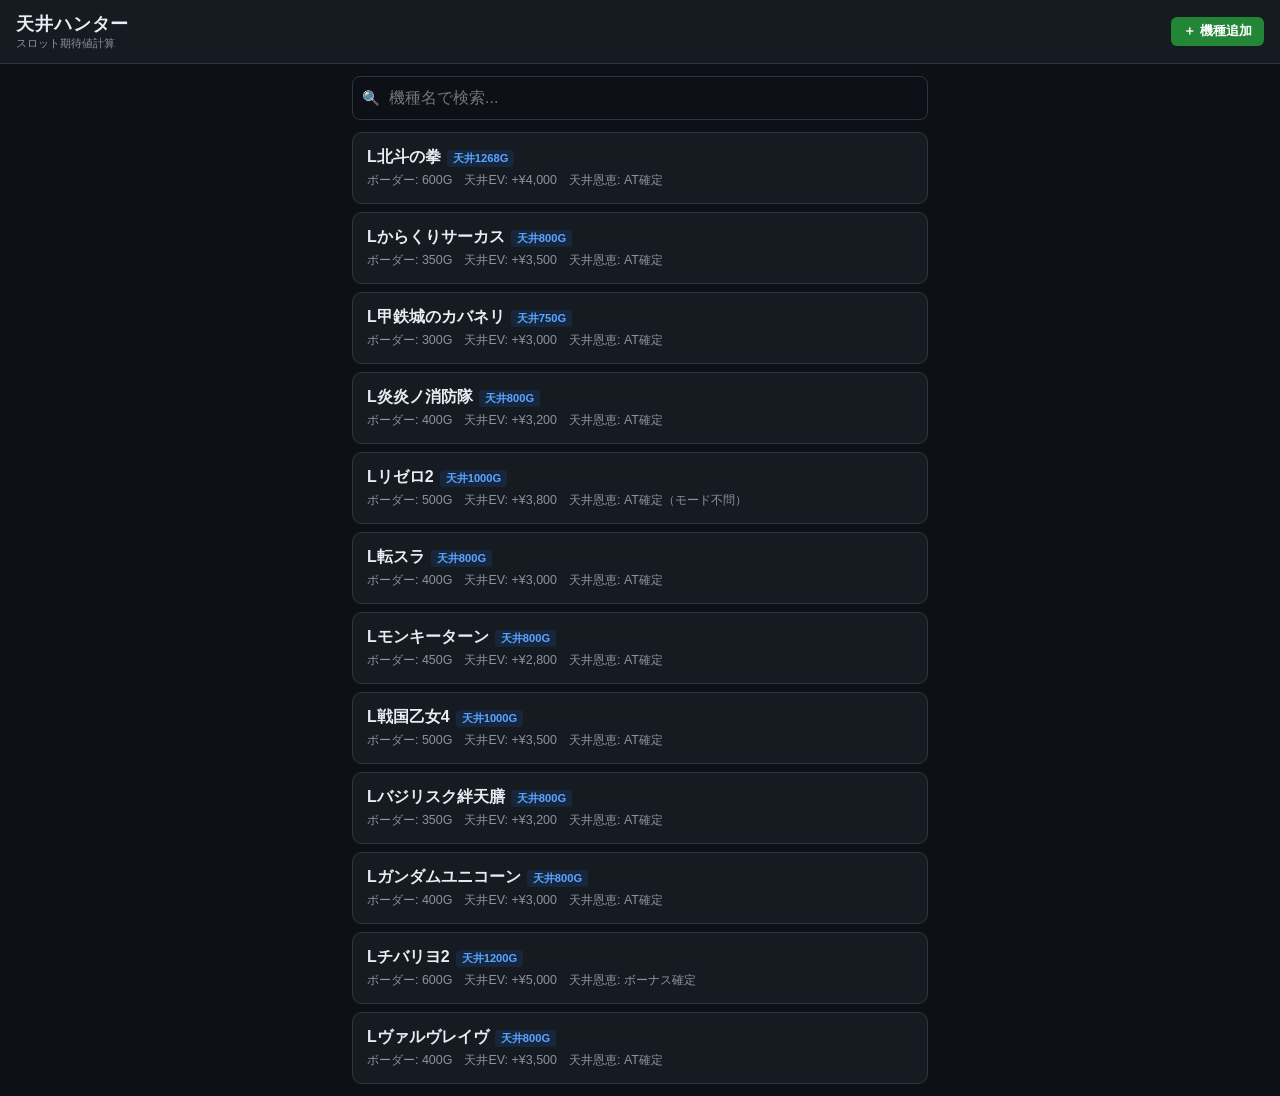
<file: slot-ev.html>
<!DOCTYPE html>
<html lang="ja">
<head>
<meta charset="UTF-8">
<meta name="viewport" content="width=device-width, initial-scale=1.0, maximum-scale=1.0, user-scalable=no">
<title>天井ハンター | スロット期待値</title>
<style>
*,*::before,*::after{box-sizing:border-box;margin:0;padding:0}
body{background:#0d1117;color:#c9d1d9;font-family:'Segoe UI','Hiragino Sans','Noto Sans JP',sans-serif;min-height:100vh;-webkit-tap-highlight-color:transparent}
.header{background:#161b22;border-bottom:1px solid #30363d;padding:12px 16px;display:flex;align-items:center;justify-content:space-between;position:sticky;top:0;z-index:10}
.header h1{font-size:1.1rem;font-weight:700;color:#e6edf3;letter-spacing:.05em}
.header .sub{font-size:.7rem;color:#8b949e}
.header .btn-add{background:#238636;color:#fff;border:none;border-radius:6px;padding:6px 12px;font-size:.8rem;font-weight:600;cursor:pointer}
.container{max-width:600px;margin:0 auto;padding:12px}
.search-box{position:relative;margin-bottom:12px}
.search-box input{width:100%;background:#0d1117;border:1px solid #30363d;border-radius:8px;color:#e6edf3;font-size:1rem;padding:12px 12px 12px 36px;outline:none}
.search-box input:focus{border-color:#58a6ff}
.search-box::before{content:"🔍";position:absolute;left:10px;top:50%;transform:translateY(-50%);font-size:.9rem}
.machine-list{display:flex;flex-direction:column;gap:8px}
.machine-card{background:#161b22;border:1px solid #30363d;border-radius:10px;padding:14px;cursor:pointer;transition:border-color .15s}
.machine-card:hover,.machine-card.active{border-color:#58a6ff}
.machine-card .name{font-size:1rem;font-weight:600;color:#e6edf3}
.machine-card .meta{font-size:.78rem;color:#8b949e;margin-top:4px;display:flex;gap:12px}
.machine-card .meta span{white-space:nowrap}
.machine-card .tag{display:inline-block;background:#1f6feb22;color:#58a6ff;border-radius:4px;padding:1px 6px;font-size:.7rem;margin-left:6px}
.calc-panel{background:#161b22;border:1px solid #30363d;border-radius:12px;padding:16px;margin-bottom:12px;display:none}
.calc-panel.show{display:block}
.calc-panel .machine-title{font-size:1.15rem;font-weight:700;color:#e6edf3;margin-bottom:4px}
.calc-panel .info-row{display:flex;gap:16px;font-size:.82rem;color:#8b949e;margin-bottom:12px;flex-wrap:wrap}
.calc-panel .info-row b{color:#c9d1d9}
.g-input-wrap{display:flex;align-items:center;gap:8px;margin-bottom:16px}
.g-input-wrap label{font-size:.85rem;font-weight:600;white-space:nowrap}
.g-input-wrap input{flex:1;background:#0d1117;border:1px solid #30363d;border-radius:8px;color:#e6edf3;font-size:1.4rem;font-weight:700;padding:10px 12px;text-align:center;outline:none;max-width:160px}
.g-input-wrap input:focus{border-color:#58a6ff}
.g-input-wrap .unit{font-size:.9rem;color:#8b949e}
.ev-result{text-align:center;padding:16px;border-radius:10px;margin-bottom:8px}
.ev-result.positive{background:#23863622;border:1px solid #238636}
.ev-result.negative{background:#da363622;border:1px solid #da3636}
.ev-result.neutral{background:#30363d44;border:1px solid #30363d}
.ev-result .ev-label{font-size:.8rem;color:#8b949e;margin-bottom:4px}
.ev-result .ev-value{font-size:2rem;font-weight:800;letter-spacing:1px}
.ev-result.positive .ev-value{color:#3fb950}
.ev-result.negative .ev-value{color:#f85149}
.ev-result.neutral .ev-value{color:#8b949e}
.ev-result .ev-verdict{font-size:.9rem;font-weight:600;margin-top:6px}
.ev-result.positive .ev-verdict{color:#3fb950}
.ev-result.negative .ev-verdict{color:#f85149}
.ev-bar{height:6px;background:#21262d;border-radius:3px;margin:12px 0;overflow:hidden;position:relative}
.ev-bar .fill{height:100%;border-radius:3px;transition:width .3s}
.ev-bar .border-mark{position:absolute;top:-2px;width:2px;height:10px;background:#f0883e;border-radius:1px}
.ev-bar .current-mark{position:absolute;top:-3px;width:3px;height:12px;background:#58a6ff;border-radius:1px}
.bar-labels{display:flex;justify-content:space-between;font-size:.7rem;color:#8b949e;margin-bottom:8px}
.note{font-size:.75rem;color:#8b949e;text-align:center;margin-top:4px}
.close-btn{float:right;background:none;border:none;color:#8b949e;font-size:1.2rem;cursor:pointer;padding:4px}
.close-btn:hover{color:#f85149}
.quick-btns{display:flex;gap:6px;margin-bottom:12px;flex-wrap:wrap}
.quick-btns button{background:#21262d;border:1px solid #30363d;border-radius:6px;color:#c9d1d9;padding:6px 10px;font-size:.78rem;cursor:pointer}
.quick-btns button:hover{border-color:#58a6ff;color:#58a6ff}
.modal-overlay{position:fixed;top:0;left:0;right:0;bottom:0;background:rgba(0,0,0,.7);z-index:100;display:none;align-items:center;justify-content:center;padding:16px}
.modal-overlay.show{display:flex}
.modal{background:#161b22;border:1px solid #30363d;border-radius:12px;padding:20px;width:100%;max-width:420px;max-height:90vh;overflow-y:auto}
.modal h2{font-size:1rem;font-weight:700;color:#e6edf3;margin-bottom:12px}
.modal .field{margin-bottom:10px}
.modal .field label{display:block;font-size:.8rem;color:#8b949e;margin-bottom:3px}
.modal .field input,.modal .field textarea{width:100%;background:#0d1117;border:1px solid #30363d;border-radius:6px;color:#e6edf3;font-size:.9rem;padding:8px 10px;outline:none}
.modal .field input:focus,.modal .field textarea:focus{border-color:#58a6ff}
.modal .field textarea{height:60px;resize:vertical}
.modal .actions{display:flex;gap:8px;margin-top:14px}
.modal .actions button{flex:1;padding:10px;border-radius:8px;font-size:.9rem;font-weight:600;border:none;cursor:pointer}
.modal .btn-save{background:#238636;color:#fff}
.modal .btn-cancel{background:#21262d;color:#c9d1d9;border:1px solid #30363d}
.modal .btn-delete{background:#da3636;color:#fff}
.empty{text-align:center;color:#484f58;padding:40px 16px;font-size:.9rem}
</style>
</head>
<body>

<div class="header">
  <div>
    <h1>天井ハンター</h1>
    <div class="sub">スロット期待値計算</div>
  </div>
  <button class="btn-add" onclick="openAddModal()">＋ 機種追加</button>
</div>

<div class="container">
  <div id="calc-panel" class="calc-panel"></div>

  <div class="search-box">
    <input type="text" id="search" placeholder="機種名で検索..." oninput="renderList()">
  </div>

  <div id="machine-list" class="machine-list"></div>
</div>

<div class="modal-overlay" id="modal-overlay">
  <div class="modal">
    <h2 id="modal-title">機種を追加</h2>
    <div class="field"><label>機種名</label><input type="text" id="m-name" placeholder="例: L北斗の拳"></div>
    <div class="field"><label>検索用エイリアス（カンマ区切り）</label><input type="text" id="m-alias" placeholder="例: 北斗,ホクト,hokuto"></div>
    <div class="field"><label>天井G数</label><input type="number" id="m-ceiling" inputmode="numeric" placeholder="例: 1268"></div>
    <div class="field"><label>ボーダーライン（G数）</label><input type="number" id="m-border" inputmode="numeric" placeholder="例: 600"></div>
    <div class="field"><label>天井到達時 期待値（円）</label><input type="number" id="m-cev" inputmode="numeric" placeholder="例: 4000"></div>
    <div class="field"><label>天井恩恵メモ</label><input type="text" id="m-note" placeholder="例: AT確定＋α"></div>
    <div class="actions">
      <button class="btn-cancel" onclick="closeModal()">キャンセル</button>
      <button class="btn-delete" id="btn-del" style="display:none" onclick="deleteMachine()">削除</button>
      <button class="btn-save" onclick="saveMachine()">保存</button>
    </div>
  </div>
</div>

<script>
const LS_KEY="slot-ev-machines-v1";
const DEFAULT_MACHINES=[
  {id:1,name:"L北斗の拳",alias:"北斗,ホクト,hokuto",ceiling:1268,border:600,ceilingEV:4000,note:"天井恩恵: AT確定"},
  {id:2,name:"Lからくりサーカス",alias:"からくり,karakuri",ceiling:800,border:350,ceilingEV:3500,note:"天井恩恵: AT確定"},
  {id:3,name:"L甲鉄城のカバネリ",alias:"カバネリ,kabaneri",ceiling:750,border:300,ceilingEV:3000,note:"天井恩恵: AT確定"},
  {id:4,name:"L炎炎ノ消防隊",alias:"炎炎,enen",ceiling:800,border:400,ceilingEV:3200,note:"天井恩恵: AT確定"},
  {id:5,name:"Lリゼロ2",alias:"リゼロ,rezero",ceiling:1000,border:500,ceilingEV:3800,note:"天井恩恵: AT確定（モード不問）"},
  {id:6,name:"L転スラ",alias:"転生したらスライムだった件,転スラ,tenslime,slime",ceiling:800,border:400,ceilingEV:3000,note:"天井恩恵: AT確定"},
  {id:7,name:"Lモンキーターン",alias:"モンキー,monkey",ceiling:800,border:450,ceilingEV:2800,note:"天井恩恵: AT確定"},
  {id:8,name:"L戦国乙女4",alias:"乙女,otome,戦国乙女",ceiling:1000,border:500,ceilingEV:3500,note:"天井恩恵: AT確定"},
  {id:9,name:"Lバジリスク絆天膳",alias:"バジリスク,絆,basilisk",ceiling:800,border:350,ceilingEV:3200,note:"天井恩恵: AT確定"},
  {id:10,name:"Lガンダムユニコーン",alias:"ガンダム,ユニコーン,gundam",ceiling:800,border:400,ceilingEV:3000,note:"天井恩恵: AT確定"},
  {id:11,name:"Lチバリヨ2",alias:"チバリヨ,chibariyo",ceiling:1200,border:600,ceilingEV:5000,note:"天井恩恵: ボーナス確定"},
  {id:12,name:"Lヴァルヴレイヴ",alias:"ヴヴヴ,VVV,valvrave",ceiling:800,border:400,ceilingEV:3500,note:"天井恩恵: AT確定"},
];

let machines=[];
let editingId=null;
let selectedId=null;

function load(){
  const raw=localStorage.getItem(LS_KEY);
  if(raw){try{machines=JSON.parse(raw);}catch(e){machines=[...DEFAULT_MACHINES];}}
  else{machines=[...DEFAULT_MACHINES];}
}
function save(){localStorage.setItem(LS_KEY,JSON.stringify(machines));}

function calcEV(m,g){
  if(g<0)g=0;
  if(g>=m.ceiling)return{ev:m.ceilingEV,pct:100,verdict:"天井到達！打ってください"};
  if(g<m.border){
    const cost=(m.border-g)*60;
    return{ev:-cost,pct:Math.round(g/m.ceiling*100),verdict:`ボーダーまで あと${m.border-g}G`};
  }
  const progress=(g-m.border)/(m.ceiling-m.border);
  const ev=Math.round(progress*m.ceilingEV);
  return{ev,pct:Math.round(g/m.ceiling*100),verdict:ev>=2000?"期待値高い！GO":"打ってOK"};
}

function fmtYen(v){
  const abs=Math.abs(v);
  const s=abs.toLocaleString("ja-JP");
  return v>=0?"+¥"+s:"-¥"+s;
}

function selectMachine(id){
  selectedId=id;
  const m=machines.find(x=>x.id===id);
  if(!m)return;
  const panel=document.getElementById("calc-panel");
  panel.innerHTML=`
    <button class="close-btn" onclick="closeCalc()">&times;</button>
    <div class="machine-title">${esc(m.name)} <span style="font-size:.7rem;color:#8b949e;cursor:pointer" onclick="openEditModal(${m.id})">✏️編集</span></div>
    <div class="info-row">
      <span>天井: <b>${m.ceiling}G</b></span>
      <span>ボーダー: <b>${m.border}G</b></span>
      <span>${esc(m.note||"")}</span>
    </div>
    <div class="g-input-wrap">
      <label>現在G数</label>
      <input type="number" id="current-g" inputmode="numeric" placeholder="0" oninput="updateEV(${m.id})" autofocus>
      <span class="unit">G</span>
    </div>
    <div class="quick-btns" id="quick-btns">
      ${[100,200,300,400,500,600,700,800].filter(v=>v<=m.ceiling).map(v=>`<button onclick="setG(${v},${m.id})">${v}</button>`).join("")}
    </div>
    <div id="ev-result" class="ev-result neutral">
      <div class="ev-label">期待値</div>
      <div class="ev-value">—</div>
      <div class="ev-verdict">G数を入力してください</div>
    </div>
    <div class="ev-bar" id="ev-bar">
      <div class="fill" id="bar-fill" style="width:0;background:#30363d"></div>
      <div class="border-mark" id="border-mark" style="left:${m.border/m.ceiling*100}%"></div>
      <div class="current-mark" id="current-mark" style="left:0;display:none"></div>
    </div>
    <div class="bar-labels"><span>0G</span><span style="color:#f0883e">ボーダー${m.border}G</span><span>天井${m.ceiling}G</span></div>
    <div class="note">※期待値は概算です。実際の値は機種・設定・状況により異なります</div>
  `;
  panel.classList.add("show");
  document.querySelectorAll(".machine-card").forEach(c=>c.classList.toggle("active",Number(c.dataset.id)===id));
  setTimeout(()=>{const inp=document.getElementById("current-g");if(inp)inp.focus();},100);
}

function setG(v,id){
  document.getElementById("current-g").value=v;
  updateEV(id);
}

function updateEV(id){
  const m=machines.find(x=>x.id===id);
  if(!m)return;
  const g=Number(document.getElementById("current-g").value)||0;
  const r=calcEV(m,g);
  const el=document.getElementById("ev-result");
  const cls=r.ev>0?"positive":r.ev<0?"negative":"neutral";
  el.className="ev-result "+cls;
  el.querySelector(".ev-value").textContent=fmtYen(r.ev);
  el.querySelector(".ev-verdict").textContent=r.verdict;
  const fill=document.getElementById("bar-fill");
  fill.style.width=Math.min(r.pct,100)+"%";
  fill.style.background=r.ev>0?"#238636":"#da3636";
  const cm=document.getElementById("current-mark");
  cm.style.left=Math.min(g/m.ceiling*100,100)+"%";
  cm.style.display="block";
}

function closeCalc(){
  document.getElementById("calc-panel").classList.remove("show");
  selectedId=null;
  document.querySelectorAll(".machine-card").forEach(c=>c.classList.remove("active"));
}

function renderList(){
  const q=(document.getElementById("search").value||"").trim().toLowerCase();
  const filtered=machines.filter(m=>{
    if(!q)return true;
    const haystack=(m.name+" "+(m.alias||"")).toLowerCase();
    return q.split(/\s+/).every(w=>haystack.includes(w));
  });
  const el=document.getElementById("machine-list");
  if(!filtered.length){el.innerHTML='<div class="empty">機種が見つかりません</div>';return;}
  el.innerHTML=filtered.map(m=>`
    <div class="machine-card" data-id="${m.id}" onclick="selectMachine(${m.id})">
      <div class="name">${esc(m.name)}<span class="tag">天井${m.ceiling}G</span></div>
      <div class="meta">
        <span>ボーダー: ${m.border}G</span>
        <span>天井EV: +¥${m.ceilingEV.toLocaleString("ja-JP")}</span>
        ${m.note?`<span>${esc(m.note)}</span>`:""}
      </div>
    </div>
  `).join("");
}

function esc(s){const d=document.createElement("div");d.textContent=s;return d.innerHTML;}

function openAddModal(){
  editingId=null;
  document.getElementById("modal-title").textContent="機種を追加";
  document.getElementById("m-name").value="";
  document.getElementById("m-alias").value="";
  document.getElementById("m-ceiling").value="";
  document.getElementById("m-border").value="";
  document.getElementById("m-cev").value="";
  document.getElementById("m-note").value="";
  document.getElementById("btn-del").style.display="none";
  document.getElementById("modal-overlay").classList.add("show");
}
function openEditModal(id){
  const m=machines.find(x=>x.id===id);
  if(!m)return;
  editingId=id;
  document.getElementById("modal-title").textContent="機種を編集";
  document.getElementById("m-name").value=m.name;
  document.getElementById("m-alias").value=m.alias||"";
  document.getElementById("m-ceiling").value=m.ceiling;
  document.getElementById("m-border").value=m.border;
  document.getElementById("m-cev").value=m.ceilingEV;
  document.getElementById("m-note").value=m.note||"";
  document.getElementById("btn-del").style.display="block";
  document.getElementById("modal-overlay").classList.add("show");
}
function closeModal(){document.getElementById("modal-overlay").classList.remove("show");}
function saveMachine(){
  const name=document.getElementById("m-name").value.trim();
  const alias=document.getElementById("m-alias").value.trim();
  const ceiling=Number(document.getElementById("m-ceiling").value);
  const border=Number(document.getElementById("m-border").value);
  const cev=Number(document.getElementById("m-cev").value);
  const note=document.getElementById("m-note").value.trim();
  if(!name||!ceiling||!border){alert("機種名・天井・ボーダーは必須です");return;}
  if(editingId){
    const m=machines.find(x=>x.id===editingId);
    if(m){Object.assign(m,{name,alias,ceiling,border,ceilingEV:cev||3000,note});}
  }else{
    const maxId=machines.reduce((mx,m)=>Math.max(mx,m.id),0);
    machines.push({id:maxId+1,name,alias,ceiling,border,ceilingEV:cev||3000,note});
  }
  save();renderList();closeModal();
  if(editingId&&selectedId===editingId)selectMachine(editingId);
}
function deleteMachine(){
  if(!editingId)return;
  if(!confirm("この機種を削除しますか？"))return;
  machines=machines.filter(m=>m.id!==editingId);
  save();renderList();closeModal();
  if(selectedId===editingId)closeCalc();
}

load();
renderList();
</script>
</body>
</html>
</file>
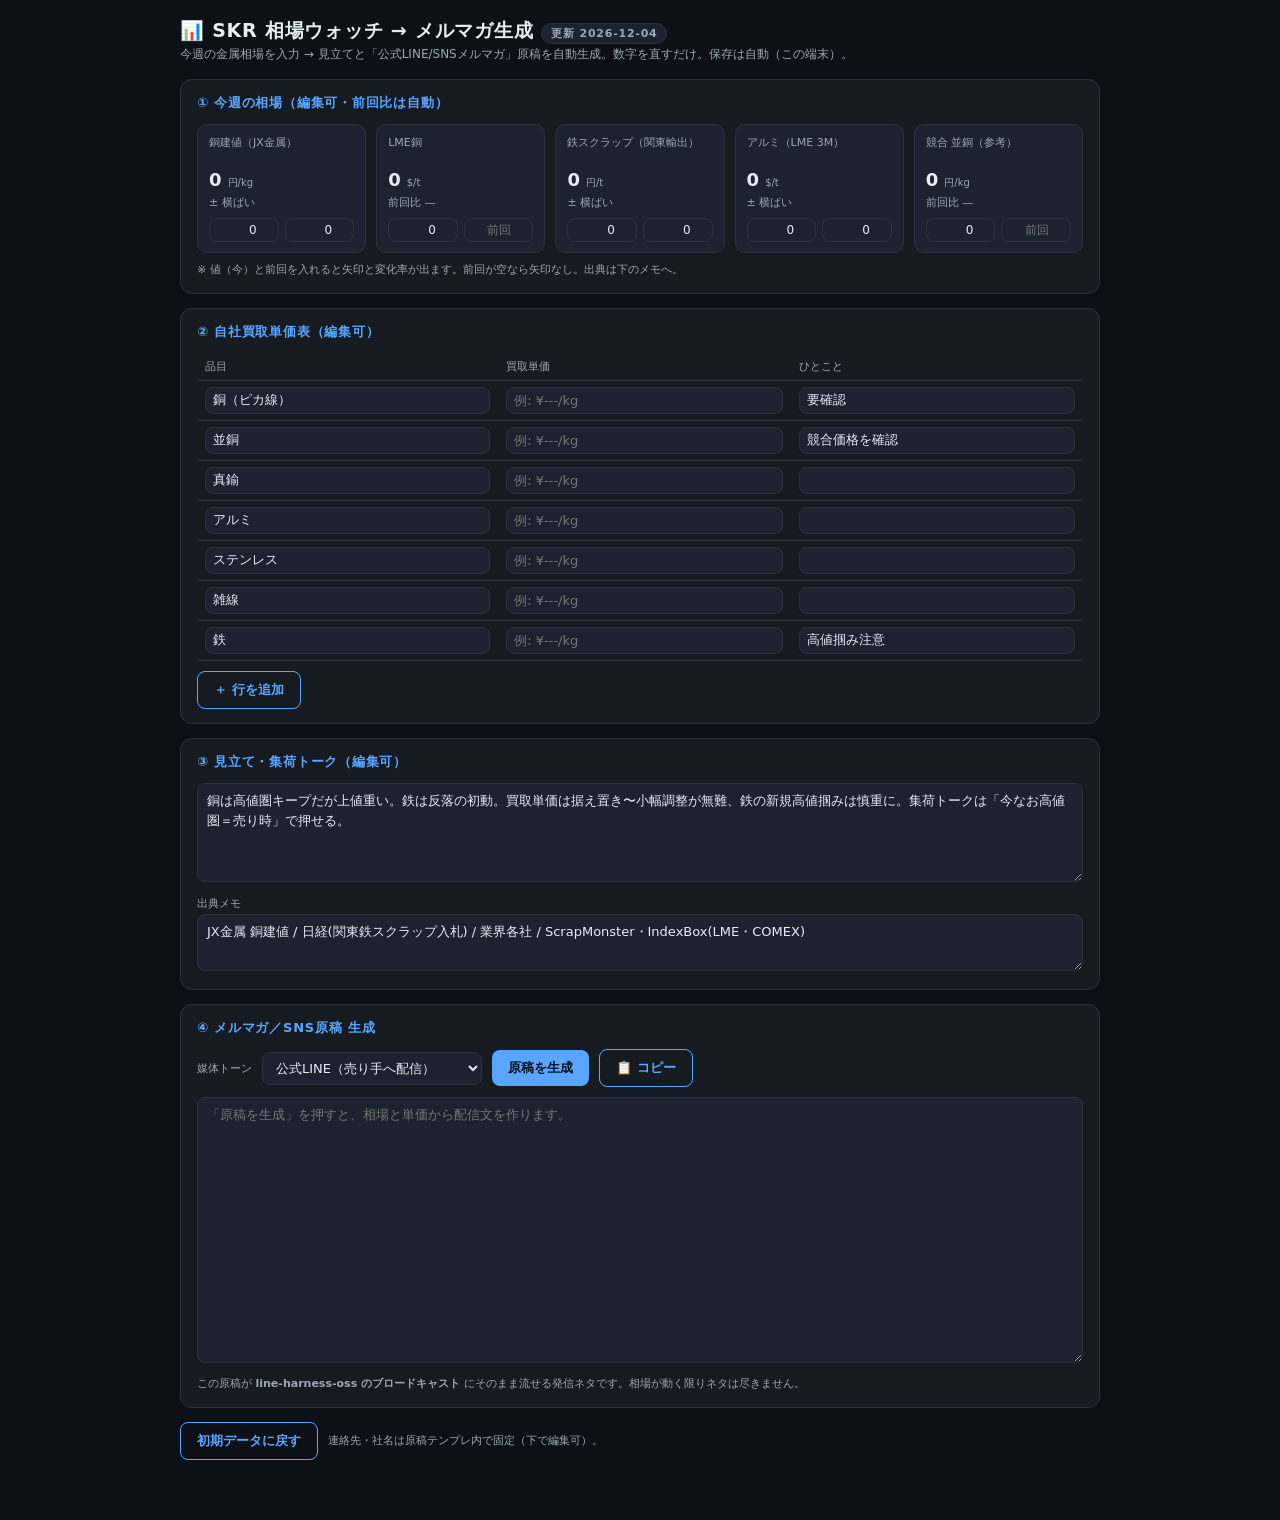
<file: soba-watch.html>
<!DOCTYPE html>
<html lang="ja">
<head>
<meta charset="UTF-8">
<meta name="viewport" content="width=device-width, initial-scale=1.0">
<title>SKR 相場ウォッチ → メルマガ生成</title>
<style>
  :root{
    --bg:#0d1117; --panel:#161b22; --panel2:#1c2230; --line:#2b313c;
    --ink:#e6edf3; --sub:#9aa7b4; --gn:#3fb950; --rd:#f85149; --yl:#d29922;
    --ac:#58a6ff; --ac2:#388bfd; --cu:#c97b4a;
  }
  *{box-sizing:border-box}
  body{margin:0;background:var(--bg);color:var(--ink);
    font-family:"Cascadia Code",Consolas,"Yu Gothic UI",Meiryo,system-ui,sans-serif;
    -webkit-font-smoothing:antialiased;padding:18px 14px 60px}
  h1{font-size:19px;margin:0 0 2px;letter-spacing:.04em}
  .sub{color:var(--sub);font-size:12px;margin:0 0 16px}
  .wrap{max-width:920px;margin:0 auto}
  .row{display:flex;flex-wrap:wrap;gap:10px;align-items:center}
  .panel{background:var(--panel);border:1px solid var(--line);border-radius:12px;padding:14px 16px;margin:0 0 14px}
  .panel h2{font-size:13px;margin:0 0 12px;color:var(--ac);letter-spacing:.06em;text-transform:uppercase}
  label{font-size:11px;color:var(--sub);display:block;margin:0 0 3px}
  input,textarea,select{background:var(--panel2);border:1px solid var(--line);color:var(--ink);
    border-radius:8px;padding:7px 9px;font:inherit;font-size:13px;width:100%}
  input:focus,textarea:focus{outline:none;border-color:var(--ac)}
  textarea{resize:vertical;line-height:1.6}
  /* market cards */
  .cards{display:grid;grid-template-columns:repeat(auto-fill,minmax(150px,1fr));gap:10px}
  .card{background:var(--panel2);border:1px solid var(--line);border-radius:10px;padding:10px 11px}
  .card .nm{font-size:11px;color:var(--sub);margin-bottom:6px;min-height:28px}
  .card .vrow{display:flex;align-items:baseline;gap:6px}
  .card .val{font-size:18px;font-weight:700}
  .card .un{font-size:10px;color:var(--sub)}
  .card .trend{font-size:11px;margin-top:5px}
  .up{color:var(--gn)} .dn{color:var(--rd)} .fl{color:var(--sub)}
  .miniin{display:flex;gap:6px;margin-top:8px}
  .miniin input{padding:4px 6px;font-size:12px;text-align:right}
  /* table */
  table{width:100%;border-collapse:collapse;font-size:13px}
  th,td{text-align:left;padding:6px 8px;border-bottom:1px solid var(--line)}
  th{color:var(--sub);font-size:11px;font-weight:500}
  td input{padding:5px 7px;font-size:13px}
  /* buttons */
  button{background:var(--ac);color:#06101f;border:0;border-radius:8px;padding:9px 16px;
    font:inherit;font-weight:700;font-size:13px;cursor:pointer}
  button.ghost{background:transparent;color:var(--ac);border:1px solid var(--ac)}
  button:active{transform:translateY(1px)}
  .hint{font-size:11px;color:var(--sub);margin-top:8px;line-height:1.6}
  .pill{display:inline-block;background:var(--panel2);border:1px solid var(--line);
    border-radius:999px;padding:2px 9px;font-size:11px;color:var(--sub);margin-left:8px}
  .toast{position:fixed;left:50%;bottom:24px;transform:translateX(-50%) translateY(20px);
    background:var(--gn);color:#06101f;padding:9px 18px;border-radius:999px;font-weight:700;
    font-size:13px;opacity:0;transition:.25s;pointer-events:none}
  .toast.on{opacity:1;transform:translateX(-50%) translateY(0)}
  .stance{font-size:13px;line-height:1.7}
</style>
</head>
<body>
<div class="wrap">
  <h1>📊 SKR 相場ウォッチ → メルマガ生成<span class="pill" id="datePill"></span></h1>
  <p class="sub">今週の金属相場を入力 → 見立てと「公式LINE/SNSメルマガ」原稿を自動生成。数字を直すだけ。保存は自動（この端末）。</p>

  <!-- 相場 -->
  <div class="panel">
    <h2>① 今週の相場（編集可・前回比は自動）</h2>
    <div class="cards" id="cards"></div>
    <div class="hint">※ 値（今）と前回を入れると矢印と変化率が出ます。前回が空なら矢印なし。出典は下のメモへ。</div>
  </div>

  <!-- 自社単価 -->
  <div class="panel">
    <h2>② 自社買取単価表（編集可）</h2>
    <table id="priceTbl">
      <thead><tr><th style="width:34%">品目</th><th style="width:33%">買取単価</th><th>ひとこと</th></tr></thead>
      <tbody></tbody>
    </table>
    <div class="row" style="margin-top:10px">
      <button class="ghost" onclick="addPriceRow()">＋ 行を追加</button>
    </div>
  </div>

  <!-- 見立て -->
  <div class="panel">
    <h2>③ 見立て・集荷トーク（編集可）</h2>
    <textarea id="stance" rows="4"></textarea>
    <label style="margin-top:10px">出典メモ</label>
    <textarea id="sources" rows="2"></textarea>
  </div>

  <!-- メルマガ生成 -->
  <div class="panel">
    <h2>④ メルマガ／SNS原稿 生成</h2>
    <div class="row" style="margin-bottom:10px">
      <label style="margin:0">媒体トーン</label>
      <select id="tone" style="width:auto">
        <option value="line">公式LINE（売り手へ配信）</option>
        <option value="sns">SNS（TikTok/IG/ジモティー）</option>
      </select>
      <button onclick="genDraft()">原稿を生成</button>
      <button class="ghost" onclick="copyDraft()">📋 コピー</button>
    </div>
    <textarea id="draft" rows="12" placeholder="「原稿を生成」を押すと、相場と単価から配信文を作ります。"></textarea>
    <div class="hint">この原稿が <b>line-harness-oss のブロードキャスト</b> にそのまま流せる発信ネタです。相場が動く限りネタは尽きません。</div>
  </div>

  <div class="row">
    <button class="ghost" onclick="resetAll()">初期データに戻す</button>
    <span class="hint" style="margin:0">連絡先・社名は原稿テンプレ内で固定（下で編集可）。</span>
  </div>
</div>
<div class="toast" id="toast">コピーしました</div>

<script>
const LS = 'skr.soba.v1';
const todayISO = () => new Date().toISOString().slice(0,10);

const DEFAULT = {
  date: '',
  contact: '000-0000-0000',
  company: '株式会社S.K.R',
  metals: [
    {key:'cu',    nm:'銅建値（JX金属）',        un:'円/kg', val:0,  prev:0},
    {key:'lme',   nm:'LME銅',                  un:'$/t',  val:0, prev:''},
    {key:'fe',    nm:'鉄スクラップ（関東輸出）', un:'円/t', val:0, prev:0},
    {key:'al',    nm:'アルミ（LME 3M）',        un:'$/t',  val:0,  prev:0},
    {key:'compcu',nm:'競合 並銅（参考）',        un:'円/kg', val:0,  prev:''},
  ],
  prices: [
    {item:'銅（ピカ線）', price:'',  note:'要確認'},
    {item:'並銅',         price:'',  note:'競合価格を確認'},
    {item:'真鍮',         price:'',  note:''},
    {item:'アルミ',       price:'',  note:''},
    {item:'ステンレス',   price:'',  note:''},
    {item:'雑線',         price:'',  note:''},
    {item:'鉄',           price:'',  note:'高値掴み注意'},
  ],
  stance: '銅は高値圏キープだが上値重い。鉄は反落の初動。買取単価は据え置き〜小幅調整が無難、鉄の新規高値掴みは慎重に。集荷トークは「今なお高値圏＝売り時」で押せる。',
  sources: 'JX金属 銅建値 / 日経(関東鉄スクラップ入札) / 業界各社 / ScrapMonster・IndexBox(LME・COMEX)',
};

let D = load();
function load(){
  try{ const s = JSON.parse(localStorage.getItem(LS)); if(s) return s; }catch(e){}
  const d = JSON.parse(JSON.stringify(DEFAULT)); d.date = todayISO(); return d;
}
function save(){ try{ localStorage.setItem(LS, JSON.stringify(D)); }catch(e){} }

/* ---- render market cards ---- */
function fmt(n){ if(n===''||n==null||isNaN(n)) return '—'; return Number(n).toLocaleString('ja-JP'); }
function trendHTML(val,prev){
  if(prev===''||prev==null||val===''||val==null||isNaN(val)||isNaN(prev)) return '<span class="fl">前回比 —</span>';
  const d = Number(val)-Number(prev);
  const pct = prev!=0 ? (d/Number(prev)*100) : 0;
  if(d>0) return `<span class="up">▲ +${fmt(d)}（+${pct.toFixed(1)}%）</span>`;
  if(d<0) return `<span class="dn">▼ ${fmt(d)}（${pct.toFixed(1)}%）</span>`;
  return '<span class="fl">± 横ばい</span>';
}
function renderCards(){
  const el = document.getElementById('cards'); el.innerHTML='';
  D.metals.forEach((m,i)=>{
    const c = document.createElement('div'); c.className='card';
    c.innerHTML = `<div class="nm">${m.nm}</div>
      <div class="vrow"><span class="val">${fmt(m.val)}</span><span class="un">${m.un}</span></div>
      <div class="trend">${trendHTML(m.val,m.prev)}</div>
      <div class="miniin">
        <input type="number" value="${m.val}" data-i="${i}" data-f="val" aria-label="今">
        <input type="number" value="${m.prev}" data-i="${i}" data-f="prev" placeholder="前回" aria-label="前回">
      </div>`;
    el.appendChild(c);
  });
  el.querySelectorAll('input').forEach(inp=>inp.addEventListener('input',e=>{
    const {i,f}=e.target.dataset; D.metals[i][f]= e.target.value===''?'':Number(e.target.value); save(); renderCards();
  }));
}

/* ---- price table ---- */
function renderPrices(){
  const tb = document.querySelector('#priceTbl tbody'); tb.innerHTML='';
  D.prices.forEach((p,i)=>{
    const tr=document.createElement('tr');
    tr.innerHTML=`<td><input value="${esc(p.item)}" data-i="${i}" data-f="item"></td>
      <td><input value="${esc(p.price)}" data-i="${i}" data-f="price" placeholder="例: ¥---/kg"></td>
      <td><input value="${esc(p.note)}" data-i="${i}" data-f="note"></td>`;
    tb.appendChild(tr);
  });
  tb.querySelectorAll('input').forEach(inp=>inp.addEventListener('input',e=>{
    const {i,f}=e.target.dataset; D.prices[i][f]=e.target.value; save();
  }));
}
function addPriceRow(){ D.prices.push({item:'',price:'',note:''}); save(); renderPrices(); }
function esc(s){ return String(s==null?'':s).replace(/"/g,'&quot;'); }

/* ---- stance ---- */
function bindArea(id,key){
  const el=document.getElementById(id); el.value=D[key]||'';
  el.addEventListener('input',()=>{ D[key]=el.value; save(); });
}

/* ---- draft generation ---- */
function arrowWord(m){
  if(m.prev===''||m.prev==null) return '';
  const d=Number(m.val)-Number(m.prev);
  if(d>0) return '↑上昇'; if(d<0) return '↓下落'; return '→横ばい';
}
function genDraft(){
  const cu = D.metals.find(m=>m.key==='cu')||{};
  const fe = D.metals.find(m=>m.key==='fe')||{};
  const tone = document.getElementById('tone').value;
  const priced = D.prices.filter(p=>p.price && p.price.trim());
  const priceLines = priced.length
    ? priced.map(p=>`・${p.item}：${p.price}`).join('\n')
    : '・銅／真鍮／アルミ／ステン／雑線／鉄 ほか全般';
  let t;
  if(tone==='line'){
    t =
`【今週の買取相場】${D.date}\n\n`+
`銅建値 ${fmt(cu.val)}円/kg（${arrowWord(cu)||'高値圏'}）／鉄スクラップ ${fmt(fe.val)}円/t（${arrowWord(fe)||'高水準'}）。\n`+
`${D.stance}\n\n`+
`▼今週の買取単価（一部）\n${priceLines}\n\n`+
`ご自宅・現場に眠っている金属、今が売り時かもしれません。\n`+
`査定無料・その場で現金。写真を送っていただければ概算もお出しします。\n`+
`まずはこのトークにお気軽にどうぞ。\n\n`+
`${D.company}／${D.contact}\n`+
`※買取単価は変動します。最新はお問い合わせを。`;
  }else{
    t =
`【今週の買取相場】${D.date}\n`+
`銅は${arrowWord(cu)||'高値圏キープ'}（建値${fmt(cu.val)}円/kg前後）。鉄も依然高水準です。\n\n`+
`ご自宅・現場に眠ってる金属、今が売り時かも。査定無料・その場で現金。\n`+
`銅/真鍮/アルミ/ステン/雑線/鉄、何でもご相談ください。\n`+
`※買取単価は変動します。最新はお問い合わせを。\n`+
`（連絡先：${D.contact}）`;
  }
  document.getElementById('draft').value = t;
}
function copyDraft(){
  const v=document.getElementById('draft').value;
  if(!v){ genDraft(); }
  const text=document.getElementById('draft').value;
  navigator.clipboard.writeText(text).then(()=>toast('コピーしました')).catch(()=>{
    const ta=document.getElementById('draft'); ta.select(); document.execCommand('copy'); toast('コピーしました');
  });
}
function toast(msg){ const t=document.getElementById('toast'); t.textContent=msg; t.classList.add('on'); setTimeout(()=>t.classList.remove('on'),1400); }

function resetAll(){
  if(!confirm('入力を初期データに戻します。よろしいですか？')) return;
  D=JSON.parse(JSON.stringify(DEFAULT)); D.date=todayISO(); save(); renderAll();
}
function renderAll(){
  document.getElementById('datePill').textContent='更新 '+(D.date||todayISO());
  renderCards(); renderPrices(); bindArea('stance','stance'); bindArea('sources','sources');
}
renderAll();
</script>
</body>
</html>
</file>
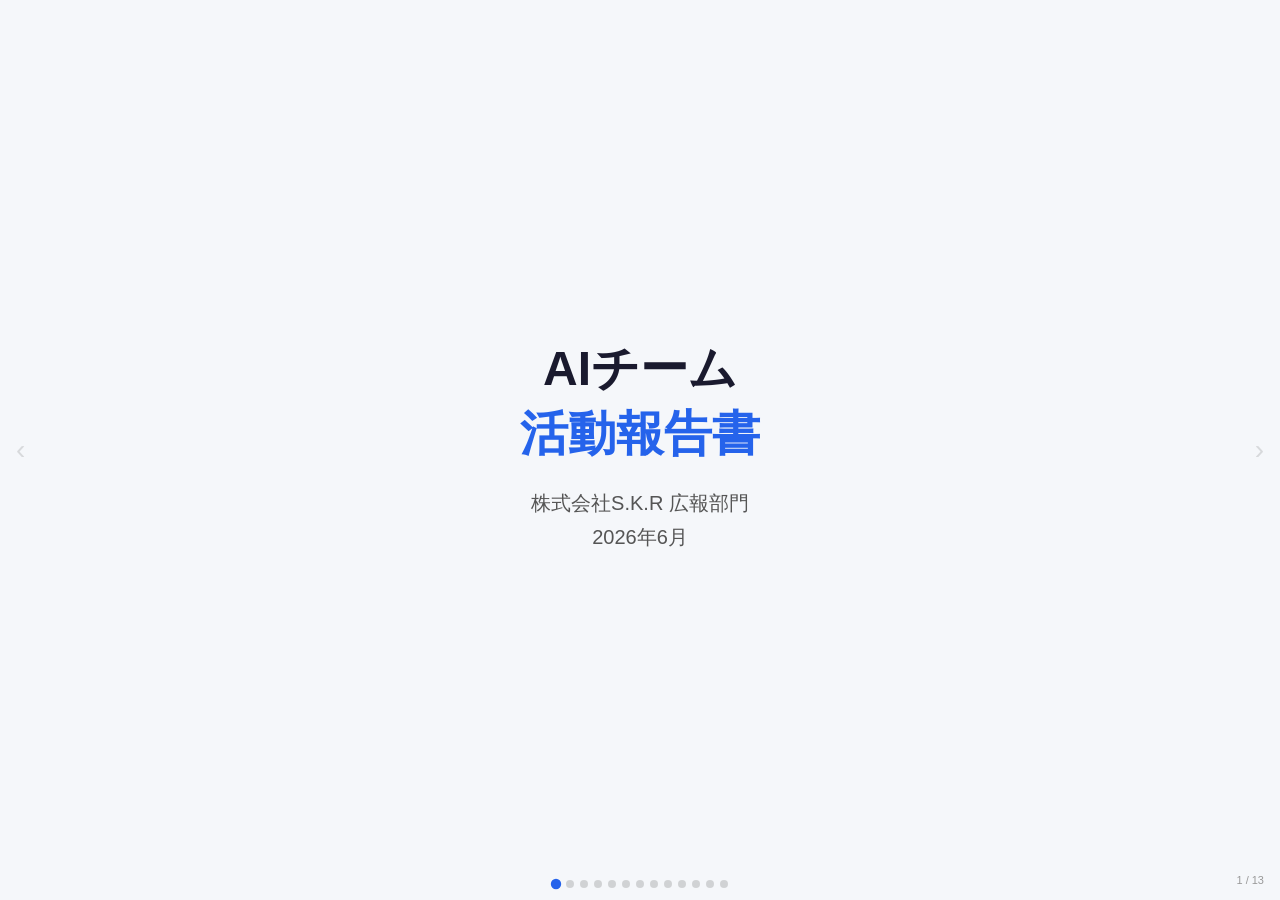
<file: team-report.html>
<!DOCTYPE html>
<html lang="ja">
<head>
<meta charset="UTF-8">
<meta name="viewport" content="width=device-width,initial-scale=1">
<title>AIチーム活動報告 | S.K.R</title>
<style>
*{margin:0;padding:0;box-sizing:border-box}html,body{overflow:hidden;width:100%;height:100%}
body{font-family:'Hiragino Sans','Noto Sans JP','Yu Gothic',sans-serif;background:#f5f7fa;color:#1a1a2e;height:100dvh;-webkit-user-select:none;user-select:none}
.deck{display:flex;transition:transform .45s cubic-bezier(.4,0,.2,1);height:100%}
.slide{width:100vw;min-width:100vw;flex-shrink:0;height:100dvh;display:flex;flex-direction:column;justify-content:center;align-items:center;padding:clamp(16px,3vw,48px);padding-bottom:48px;position:relative;overflow-x:hidden;overflow-y:auto}

h1{font-size:clamp(24px,5vw,48px);font-weight:900;line-height:1.35;text-align:center;margin-bottom:.4em;color:#1a1a2e}
h2{font-size:clamp(20px,3.5vw,36px);font-weight:700;line-height:1.4;text-align:center;margin-bottom:.6em;color:#1e3a5f}
p,.sub{font-size:clamp(15px,2vw,20px);line-height:1.7;text-align:center;max-width:680px;color:#555}
.accent{color:#2563eb}
.blue{color:#2563eb}
.small{font-size:clamp(12px,1.4vw,15px);color:#666;margin-top:.5em}
.highlight{background:rgba(37,99,235,.05);border:1px solid rgba(37,99,235,.18);border-radius:8px;padding:8px 16px;margin-top:10px;text-align:center;font-size:clamp(12px,1.4vw,15px);color:#1e3a5f;font-weight:600}
.highlight span{color:#666;font-weight:400}

.org{display:flex;flex-direction:column;align-items:center;gap:6px;width:100%;max-width:520px}
.org-row{display:flex;gap:8px;justify-content:center;flex-wrap:wrap;width:100%}
.org-card{background:#ffffff;border:1px solid #e2e8f0;border-radius:8px;padding:14px 16px;text-align:center;min-width:80px;flex:1;max-width:160px}
.org-card.owner{border-color:rgba(37,99,235,.3);background:rgba(37,99,235,.08)}
.org-card.manager{border-color:rgba(30,58,95,.25);background:rgba(30,58,95,.06)}
.org-card .role{font-size:clamp(11px,1.3vw,13px);color:#777}
.org-card .name{font-size:clamp(14px,1.8vw,17px);font-weight:700}
.org-card .desc{font-size:clamp(10px,1.2vw,13px);color:#555;margin-top:1px}
.arr{font-size:16px;color:#999}

.tl{width:100%;max-width:620px;position:relative;padding-left:24px}
.tl::before{content:'';position:absolute;left:6px;top:0;bottom:0;width:2px;background:rgba(37,99,235,.15)}
.tl-item{position:relative;margin-bottom:14px;padding-left:14px}
.tl-item::before{content:'';position:absolute;left:-22px;top:5px;width:9px;height:9px;border-radius:50%;background:#2563eb;border:2px solid #f5f7fa}
.tl-date{font-size:clamp(12px,1.4vw,14px);color:#2563eb;font-weight:700}
.tl-text{font-size:clamp(14px,1.6vw,17px);color:#1a1a2e;line-height:1.4;margin-top:1px}
.tl-ba{display:inline-block;font-size:clamp(12px,1.4vw,14px);color:#666;margin-top:1px}
.tl-ba b{color:#2563eb}

.rt{display:grid;grid-template-columns:repeat(2,1fr);gap:12px;width:100%;max-width:660px}
.rt-card{background:#ffffff;border:1px solid #e2e8f0;border-radius:8px;padding:14px 16px}
.rt-card .rt-t{font-size:clamp(14px,1.8vw,17px);font-weight:700;color:#1e3a5f;margin-bottom:4px}
.rt-card .rt-list{font-size:clamp(12px,1.5vw,15px);color:#555;line-height:1.6}

.pg{display:grid;grid-template-columns:repeat(4,1fr);gap:12px;width:100%;max-width:560px}
.pg-card{background:#ffffff;border:1px solid #e2e8f0;border-radius:8px;padding:14px 16px;text-align:center}
.pg-card .pg-n{font-size:clamp(14px,1.8vw,17px);font-weight:700;margin-bottom:2px;color:#1a1a2e}
.pg-card .pg-d{font-size:clamp(12px,1.4vw,14px);color:#777}
.pg-card.on{border-color:rgba(5,150,105,.3)}
.pg-card.on .pg-n::after{content:' \2713';color:#059669}
.pg-card.wait .pg-n::after{content:' \2026';color:#d97706}

.tg{display:grid;grid-template-columns:repeat(3,1fr);gap:12px;width:100%;max-width:660px}
.tg-card{background:#ffffff;border:1px solid #e2e8f0;border-radius:10px;padding:14px 16px}
.tg-card .tg-t{font-size:clamp(14px,1.8vw,17px);font-weight:700;color:#1e3a5f;margin-bottom:3px}
.tg-card .tg-c{font-size:clamp(22px,3vw,34px);font-weight:900;color:#2563eb}
.tg-card .tg-h{font-size:clamp(11px,1.3vw,14px);color:#666;margin-top:4px;line-height:1.4}

.gallery{display:grid;grid-template-columns:repeat(auto-fit,minmax(140px,1fr));gap:12px;width:100%;max-width:620px}
.gallery img{width:100%;border-radius:8px;border:1px solid #e2e8f0}
.gallery .cap{font-size:clamp(11px,1.3vw,13px);color:#666;margin-top:3px;text-align:center}

.tools-grid{display:grid;grid-template-columns:repeat(3,1fr);gap:12px;width:100%;max-width:660px}
.tools-grid .tg-item{background:#ffffff;border:1px solid #e2e8f0;border-radius:8px;padding:14px 16px}
.tools-grid .tg-item .ti-name{font-size:clamp(14px,1.8vw,17px);font-weight:700;color:#1a1a2e;margin-bottom:2px}
.tools-grid .tg-item .ti-desc{font-size:clamp(12px,1.5vw,15px);color:#666;line-height:1.4}
.tools-grid .tg-item.live{border-color:rgba(5,150,105,.3)}
.tools-grid .tg-item.live .ti-name::after{content:' \2713';color:#059669;font-size:.85em}

.nr{display:flex;flex-wrap:wrap;gap:14px;justify-content:center;max-width:700px;width:100%}
.nc{text-align:center;min-width:100px;flex:1}
.nc .nv{font-size:clamp(28px,4.5vw,48px);font-weight:900;color:#1e3a5f;line-height:1}
.nc .nl{font-size:clamp(12px,1.4vw,15px);color:#666;margin-top:2px}

.nav{position:fixed;bottom:12px;left:50%;transform:translateX(-50%);display:flex;gap:6px;z-index:10}
.dot{width:8px;height:8px;border-radius:50%;background:rgba(0,0,0,.15);cursor:pointer;transition:all .3s}
.dot.on{background:#2563eb;transform:scale(1.3)}
.pn{position:fixed;bottom:14px;right:16px;font-size:11px;color:#999;z-index:10}
.arw{position:fixed;top:50%;transform:translateY(-50%);font-size:28px;color:rgba(0,0,0,.12);cursor:pointer;z-index:10;padding:16px;transition:color .2s}
.arw:hover{color:rgba(0,0,0,.3)}
.arw.l{left:0}.arw.r{right:0}
@media(max-width:600px){.arw{display:none}.slide{padding:14px 12px;padding-bottom:44px}.org-card{padding:10px 12px;min-width:65px}.org-card .name{font-size:clamp(12px,3.5vw,16px)}.arr{font-size:13px}.tl-item{margin-bottom:10px}.gallery{grid-template-columns:repeat(2,1fr);gap:8px}.tg{grid-template-columns:repeat(2,1fr)}.rt{grid-template-columns:1fr}.tools-grid{grid-template-columns:1fr}.pg{grid-template-columns:repeat(2,1fr)}}
</style>
</head>
<body>

<div class="deck" id="dk">

<!-- 1: TITLE -->
<section class="slide">
<h1>AIチーム<br><span class="accent">活動報告書</span></h1>
<p>株式会社S.K.R 広報部門<br>2026年6月</p>
</section>

<!-- 2: WHY -->
<section class="slide">
<h2>Why &#8212; なぜこのチームがあるのか</h2>
<h1 style="font-size:clamp(18px,3.2vw,34px)">AIで本業の<br><span class="accent">キャッシュフロー</span>を動かし<br>継続利益を出す</h1>
<p style="margin-top:.7em">坂本の指示で動く24時間365日の業務支援体制</p>
<div class="highlight" style="margin-top:10px">常に進化 &#8212; 坂本が試す &#8594; チームが学ぶ &#8594; 会社に還元<br><span>全データ社内完結・機密は外部に出さない設計</span></div>
</section>

<!-- 3: WHO -->
<section class="slide">
<h2>Who &#8212; 誰がやっているのか</h2>
<div class="org">
<div class="org-row"><div class="org-card owner"><div class="role">統括・最終判断</div><div class="name" style="color:#2563eb">坂本（1人）</div><div class="desc">全指示の起点・承認・方針決定</div></div></div>
<div class="arr">&#9660; 指示</div>
<div class="org-row">
<div class="org-card manager"><div class="role">現場監督</div><div class="name">カイ</div><div class="desc">窓口・采配</div></div>
<div class="org-card manager"><div class="role">品質管理</div><div class="name">クロエ</div><div class="desc">検閲・差戻し</div></div>
</div>
<div class="arr">&#9660; 検証済みタスクのみ実行</div>
<div class="org-row">
<div class="org-card"><div class="role">ワーカー</div><div class="name">最大16体</div><div class="desc">同時並行で稼働</div></div>
</div>
</div>
<div class="highlight">ワーカーが何体いても、検証は必ず通す。<br>統括は常に坂本1人。</div>
</section>

<!-- 4: WHEN -->
<section class="slide">
<h2>When &#8212; いつ何をやってきたか</h2>
<div class="tl">
<div class="tl-item"><div class="tl-date">5/20</div><div class="tl-text">プロジェクト開始・仮想組織7部署を設立</div><div class="tl-ba">Before: AIなし &#8594; <b>会社チーム発足</b></div></div>
<div class="tl-item"><div class="tl-date">6月初旬</div><div class="tl-text">仕入買掛管理システム開発（20回以上の改良）</div><div class="tl-ba">Before: 手書き伝票 &#8594; <b>テンキーだけで操作</b></div></div>
<div class="tl-item"><div class="tl-date">6/14</div><div class="tl-text">24時間常駐体制へ移行</div><div class="tl-ba">Before: 都度起動 &#8594; <b>24/7自動稼働</b></div></div>
<div class="tl-item"><div class="tl-date">6/17</div><div class="tl-text">チーム内連絡網を整備</div><div class="tl-ba">Before: 単独動作 &#8594; <b>2体が連携する体制</b></div></div>
<div class="tl-item"><div class="tl-date">6/22</div><div class="tl-text">品質管理パイプライン確定・補助金事業計画書を下書き</div><div class="tl-ba">Before: 指示散在 &#8594; <b>采配&#8594;検閲&#8594;実行の管理体制</b></div></div>
<div class="tl-item"><div class="tl-date">6/24</div><div class="tl-text">Gemini・Codex参加（5体チーム）</div><div class="tl-ba">Before: 2体 &#8594; <b>役割別5系統のAI使い分け</b></div></div>
<div class="tl-item"><div class="tl-date">6/24</div><div class="tl-text">音声ツール（VibeVoice/Viberec）自作で稼働</div><div class="tl-ba">Before: 月&yen;6,027の外部ツール &#8594; <b>自作で代替・削減</b></div></div>
<div class="tl-item"><div class="tl-date">6/25-27</div><div class="tl-text">自己進化システム稼働・YouTube字幕&#8594;データ取込</div><div class="tl-ba">坂本の指示で &#8594; <b>組織が自ら学習・進化する仕組み</b></div></div>
<div class="tl-item"><div class="tl-date">6/28</div><div class="tl-text">75本のツール完成・本報告書を作成</div><div class="tl-ba">39日間・171回の改修 &#8594; <b>業務システム化完了</b></div></div>
</div>
</section>

<!-- 5: WHAT (DAILY) -->
<section class="slide">
<h2>What &#8212; 毎日何をやっているか</h2>
<div class="rt">
<div class="rt-card"><div class="rt-t">常時（毎分〜5分）</div><div class="rt-list">システム自動監視・異常時自動復旧<br>X/SNSリプライ監視<br>チーム連絡網の健全性確認<br>システム安定稼働の維持</div></div>
<div class="rt-card"><div class="rt-t">朝（6:30〜7:33）</div><div class="rt-list">利用料の確認<br>公式ツール更新確認<br>朝の状況レポート送信<br>リサーチ素材の収集</div></div>
<div class="rt-card"><div class="rt-t">日中（3時間ごと）</div><div class="rt-list">YouTube字幕&#8594;データ取込<br>金属相場の自動取得<br>ジモティー案件監視<br>SNS素材リサーチ・収集</div></div>
<div class="rt-card"><div class="rt-t">夜間（自律稼働）</div><div class="rt-list">下書き作成（公開は翌日）<br>組織ルール見直し<br>記憶の整理・重複除去<br>自己進化（週2回の学習更新）</div></div>
</div>
<p class="small">坂本が寝ている間も、集客・監視・情報収集を継続</p>
</section>

<!-- 6: HOW (TOOLS) -->
<section class="slide">
<h2>How &#8212; どうやっているか（自作ツール）</h2>
<div class="tg">
<div class="tg-card"><div class="tg-t">集客・投稿</div><div class="tg-c">11</div><div class="tg-h">ジモティー自動監視<br>SNS一括投稿<br>LINE自動応答</div></div>
<div class="tg-card"><div class="tg-t">音声・会議</div><div class="tg-c">3</div><div class="tg-h">VibeVoice（声&#8594;文字）<br>Viberec（会議&#8594;要約）</div></div>
<div class="tg-card"><div class="tg-t">リサーチ</div><div class="tg-c">10</div><div class="tg-h">金属相場の自動収集<br>AI技術ウォッチ</div></div>
<div class="tg-card"><div class="tg-t">チーム運営</div><div class="tg-c">16</div><div class="tg-h">チーム内通信・タスクボード<br>スマホ遠隔操作</div></div>
<div class="tg-card"><div class="tg-t">監視・復旧</div><div class="tg-c">22</div><div class="tg-h">24時間自動監視<br>異常時自動復旧</div></div>
<div class="tg-card"><div class="tg-t">知識・進化・他</div><div class="tg-c">13</div><div class="tg-h">自己学習・朝ブリーフィング<br>記憶管理・ユーティリティ</div></div>
</div>
<p style="margin-top:8px;font-size:clamp(15px,2vw,20px)">合計 <strong class="accent">75本</strong> &#8212; すべて内製・外注ゼロ（カタログ実数）</p>
</section>

<!-- 7: TOOLS (本業向け主要9本) -->
<section class="slide">
<h2>制作ツール &#8212; 本業向けに作ったもの</h2>
<div class="tools-grid">
<div class="tg-item live"><div class="ti-name">仕入買掛管理システム</div><div class="ti-desc">伝票・出納・日計表を一画面管理</div></div>
<div class="tg-item"><div class="ti-name">粗利シミュレーター</div><div class="ti-desc">解体・防水・伐採の見積&#8594;粗利計算</div></div>
<div class="tg-item"><div class="ti-name">単価比較表</div><div class="ti-desc">競合5社の買取価格を横並び比較</div></div>
<div class="tg-item"><div class="ti-name">金属相場モニター</div><div class="ti-desc">金属相場のリアルタイム監視</div></div>
<div class="tg-item"><div class="ti-name">相場ウォッチ&#8594;メルマガ</div><div class="ti-desc">LINE配信用の相場原稿を自動生成</div></div>
<div class="tg-item"><div class="ti-name">現金日計表</div><div class="ti-desc">取手工場の日次現金実査・金種計算</div></div>
<div class="tg-item"><div class="ti-name">おたすけ本舗LP</div><div class="ti-desc">サービス紹介（スマホ対応）</div></div>
<div class="tg-item"><div class="ti-name">解体工事 営業資料</div><div class="ti-desc">解体工事の営業プレゼン資料</div></div>
<div class="tg-item"><div class="ti-name">申請ガイド</div><div class="ti-desc">許認可・補助金の手順書</div></div>
</div>
<p class="small">他に勤怠管理・メルカリ出品・SIM管理など全75本 &#8594; カタログ参照</p>
</section>

<!-- 8: RESEARCH (調査・情報資産) -->
<section class="slide">
<h2>調査・情報資産 &#8212; チームが調べて得た財産</h2>
<div class="tools-grid">
<div class="tg-item"><div class="ti-name" style="color:#1e3a5f">屋上防水 三社比較</div><div class="ti-desc">工事見積を3社で比較・最適業者選定</div></div>
<div class="tg-item"><div class="ti-name" style="color:#1e3a5f">金属相場リサーチ</div><div class="ti-desc">鉄/銅/アルミの建値分析・短期見通し</div></div>
<div class="tg-item"><div class="ti-name" style="color:#1e3a5f">競合買取業者調査</div><div class="ti-desc">千葉北西部8社の単価・強みを比較</div></div>
<div class="tg-item"><div class="ti-name" style="color:#1e3a5f">解体補助金マップ</div><div class="ti-desc">千葉9自治体の補助金制度を網羅調査</div></div>
<div class="tg-item"><div class="ti-name" style="color:#1e3a5f">集客コスト比較</div><div class="ti-desc">リスティング/MEO/ジモティーのコスト比較</div></div>
<div class="tg-item"><div class="ti-name" style="color:#1e3a5f">法人スマホ乗換え調査</div><div class="ti-desc">高還元代理店の条件・落とし穴を調査</div></div>
<div class="tg-item"><div class="ti-name" style="color:#1e3a5f">通信費キャッシュバック調査</div><div class="ti-desc">光回線乗換え等の法人固定費削減策</div></div>
<div class="tg-item"><div class="ti-name" style="color:#1e3a5f">営業ネタ週次リサーチ</div><div class="ti-desc">補助金・法改正・需要トレンドの定期収集</div></div>
</div>
<p class="small">競合動向・法改正・コスト削減の機会を常に収集</p>
</section>

<!-- 9: WHERE (CHANNELS + STATUS) -->
<section class="slide">
<h2>Where &#8212; どこで発信しているか</h2>
<div class="pg">
<div class="pg-card on"><div class="pg-n">公式LINE</div><div class="pg-d">おたすけ本舗・35人</div></div>
<div class="pg-card on"><div class="pg-n">ジモティー</div><div class="pg-d">リード自動発掘</div></div>
<div class="pg-card on"><div class="pg-n">Instagram</div><div class="pg-d">ビジュアル広報</div></div>
<div class="pg-card on"><div class="pg-n">X</div><div class="pg-d">情報発信・リプ監視</div></div>
<div class="pg-card wait"><div class="pg-n">TikTok</div><div class="pg-d">動画広報（準備中）</div></div>
<div class="pg-card wait"><div class="pg-n">YouTube</div><div class="pg-d">Shorts横展開</div></div>
<div class="pg-card on"><div class="pg-n">Telegram</div><div class="pg-d">チーム司令・監視</div></div>
<div class="pg-card on"><div class="pg-n">Postiz</div><div class="pg-d">SNS一括予約投稿</div></div>
</div>
<p class="small" style="margin-top:8px">下書きストック: <span class="accent">37本</span>（公開承認待ち） / &#10003; = 稼働中 / &#8230; = 準備中</p>
</section>

<!-- 10: GROWTH -->
<section class="slide">
<h2>坂本の成長記録</h2>
<p style="margin-bottom:.8em;color:#555">自腹でサブスクを試し、AIで何ができるか検証&#8594;会社に還元</p>
<div class="tl" style="max-width:580px">
<div class="tl-item"><div class="tl-date">検証(1)</div><div class="tl-text">Aqua Voice（月&yen;1,827）を契約・音声入力を体験</div><div class="tl-ba">学び &#8594; <b>仕組みを理解し、自作VibeVoiceで代替</b></div></div>
<div class="tl-item"><div class="tl-date">検証(2)</div><div class="tl-text">Circleback（月&yen;4,200）で会議録音・要約を体験</div><div class="tl-ba">学び &#8594; <b>自作Viberecで代替（機密データを外に出さない設計）</b></div></div>
<div class="tl-item"><div class="tl-date">検証(3)</div><div class="tl-text">Anthropic Proプラン（月$20≒&yen;3,000）で試験運用</div><div class="tl-ba">段階的投資 &#8594; <b>効果を確認してからMaxプラン（月$200≒&yen;30,000）へ</b></div></div>
<div class="tl-item"><div class="tl-date">検証(4)</div><div class="tl-text">Claude Codeで業務自動化チームを構築</div><div class="tl-ba">学び &#8594; <b>指示1つでチームが動く仕組みを習得</b></div></div>
<div class="tl-item"><div class="tl-date">結果</div><div class="tl-text">月&yen;6,027の外部ツールを自作で代替＋知見を蓄積</div><div class="tl-ba">個人の勉強投資 &#8594; <b>会社の業務効率化に還元</b></div></div>
</div>
<div class="highlight" style="margin-top:10px">「AIで何ができるか」を自分で試し、使えるものだけ会社に導入</div>
</section>

<!-- 11: NUMBERS -->
<section class="slide">
<h2>数字で見る実績</h2>
<div class="nr">
<div class="nc"><div class="nv">75</div><div class="nl">自作ツール（実数）</div></div>
<div class="nc"><div class="nv">171<span style="font-size:.5em">回</span></div><div class="nl">改修コミット</div></div>
<div class="nc"><div class="nv">16<span style="font-size:.5em">体</span></div><div class="nl">最大同時稼働</div></div>
</div>
<div class="nr" style="margin-top:12px">
<div class="nc"><div class="nv">39<span style="font-size:.5em">日</span></div><div class="nl">構築期間</div></div>
<div class="nc"><div class="nv">24/7</div><div class="nl">常時稼働</div></div>
<div class="nc"><div class="nv">&yen;6,027<span style="font-size:.4em">/月</span></div><div class="nl">SaaS代替で削減</div></div>
</div>
<div class="highlight" style="margin-top:10px">
<strong>実稼働中の成果</strong>：仕入買掛管理システム（事務所で毎日使用中）<br>
<span>統括は常に坂本1人 / 検証を通さないものは公開しない</span><br>
<span style="font-size:.85em">現在地：体制構築に39日間を投下・広報運用はこれから着手<br>省力化投資補助金の事業計画書：下書き完了（提出準備中）</span>
</div>
</section>

<!-- 12: EXPANSION -->
<section class="slide">
<h2>拡張の可能性 &#8212; まだまだ広がる</h2>
<div class="tools-grid">
<div class="tg-item"><div class="ti-name" style="color:#1e3a5f">Grok<span style="font-weight:400;font-size:.8em;color:#666"> &#8212; xAI社</span></div><div class="ti-desc">リアルタイム情報収集・SNSトレンド分析</div></div>
<div class="tg-item"><div class="ti-name" style="color:#1e3a5f">DeepSeek<span style="font-weight:400;font-size:.8em;color:#666"> &#8212; DeepSeek社（中国）</span></div><div class="ti-desc">低コスト量産AI・定型作業の大量処理</div></div>
<div class="tg-item"><div class="ti-name" style="color:#1e3a5f">動画生成AI<span style="font-weight:400;font-size:.8em;color:#666"> &#8212; Google Veo 等</span></div><div class="ti-desc">広報動画の自動制作・ショート動画</div></div>
<div class="tg-item"><div class="ti-name" style="color:#1e3a5f">Codex<span style="font-weight:400;font-size:.8em;color:#666"> &#8212; OpenAI社</span></div><div class="ti-desc">画像生成・デザイン制作</div></div>
<div class="tg-item"><div class="ti-name" style="color:#1e3a5f">NotebookLM<span style="font-weight:400;font-size:.8em;color:#666"> &#8212; Google</span></div><div class="ti-desc">社内資料をAIが学習・ポッドキャスト化</div></div>
<div class="tg-item"><div class="ti-name" style="color:#1e3a5f">補助金で本格導入</div><div class="ti-desc">省力化投資補助金で会社投資に切替え</div></div>
</div>
<div class="highlight" style="margin-top:10px">現在稼働中：Claude（Anthropic社）/ Gemini（Google）/ Codex（OpenAI社）<br><span>補助金を活用し、会社としての本格導入を提案中</span></div>
</section>

<!-- 13: GALLERY (制作素材) -->
<section class="slide">
<h2>制作素材 &#8212; 広報用に調整した画像</h2>
<div class="gallery">
<div><img src="img/ba-kaitai.png" alt="解体Before/After"><div class="cap">解体Before/After投稿素材</div></div>
<div><img src="img/lp-otasuke.png" alt="おたすけ本舗LP"><div class="cap">おたすけ本舗LP（スマホ対応）</div></div>
<div><img src="img/carousel-line.png" alt="LINE集客カルーセル"><div class="cap">LINE集客カルーセル広告</div></div>
<div><img src="img/hojokin-sns.png" alt="補助金告知"><div class="cap">松戸市補助金SNS告知</div></div>
</div>
<p class="small">現場写真の色調補正・テキスト合成・レイアウト調整まで全てAIが実行</p>
</section>

</div>

<div class="arw l" onclick="go(-1)">&#8249;</div>
<div class="arw r" onclick="go(1)">&#8250;</div>
<div class="nav" id="nv"></div>
<div class="pn" id="pn"></div>

<script>
const dk=document.getElementById('dk'),nv=document.getElementById('nv'),pn=document.getElementById('pn');
const ss=dk.querySelectorAll('.slide'),N=ss.length;
let c=0,t0=0;
function r(){dk.style.transform=`translateX(-${c*100}vw)`;nv.innerHTML='';for(let i=0;i<N;i++){const d=document.createElement('div');d.className='dot'+(i===c?' on':'');d.onclick=()=>{c=i;r()};nv.appendChild(d)}pn.textContent=`${c+1} / ${N}`}
function go(d){c=Math.max(0,Math.min(N-1,c+d));r()}
document.addEventListener('keydown',e=>{if(e.key==='ArrowRight'||e.key===' ')go(1);if(e.key==='ArrowLeft')go(-1)});
dk.addEventListener('touchstart',e=>{t0=e.touches[0].clientX},{passive:true});
dk.addEventListener('touchend',e=>{const d=e.changedTouches[0].clientX-t0;if(Math.abs(d)>40)go(d<0?1:-1)},{passive:true});
r();
</script>
</body>
</html>
</file>
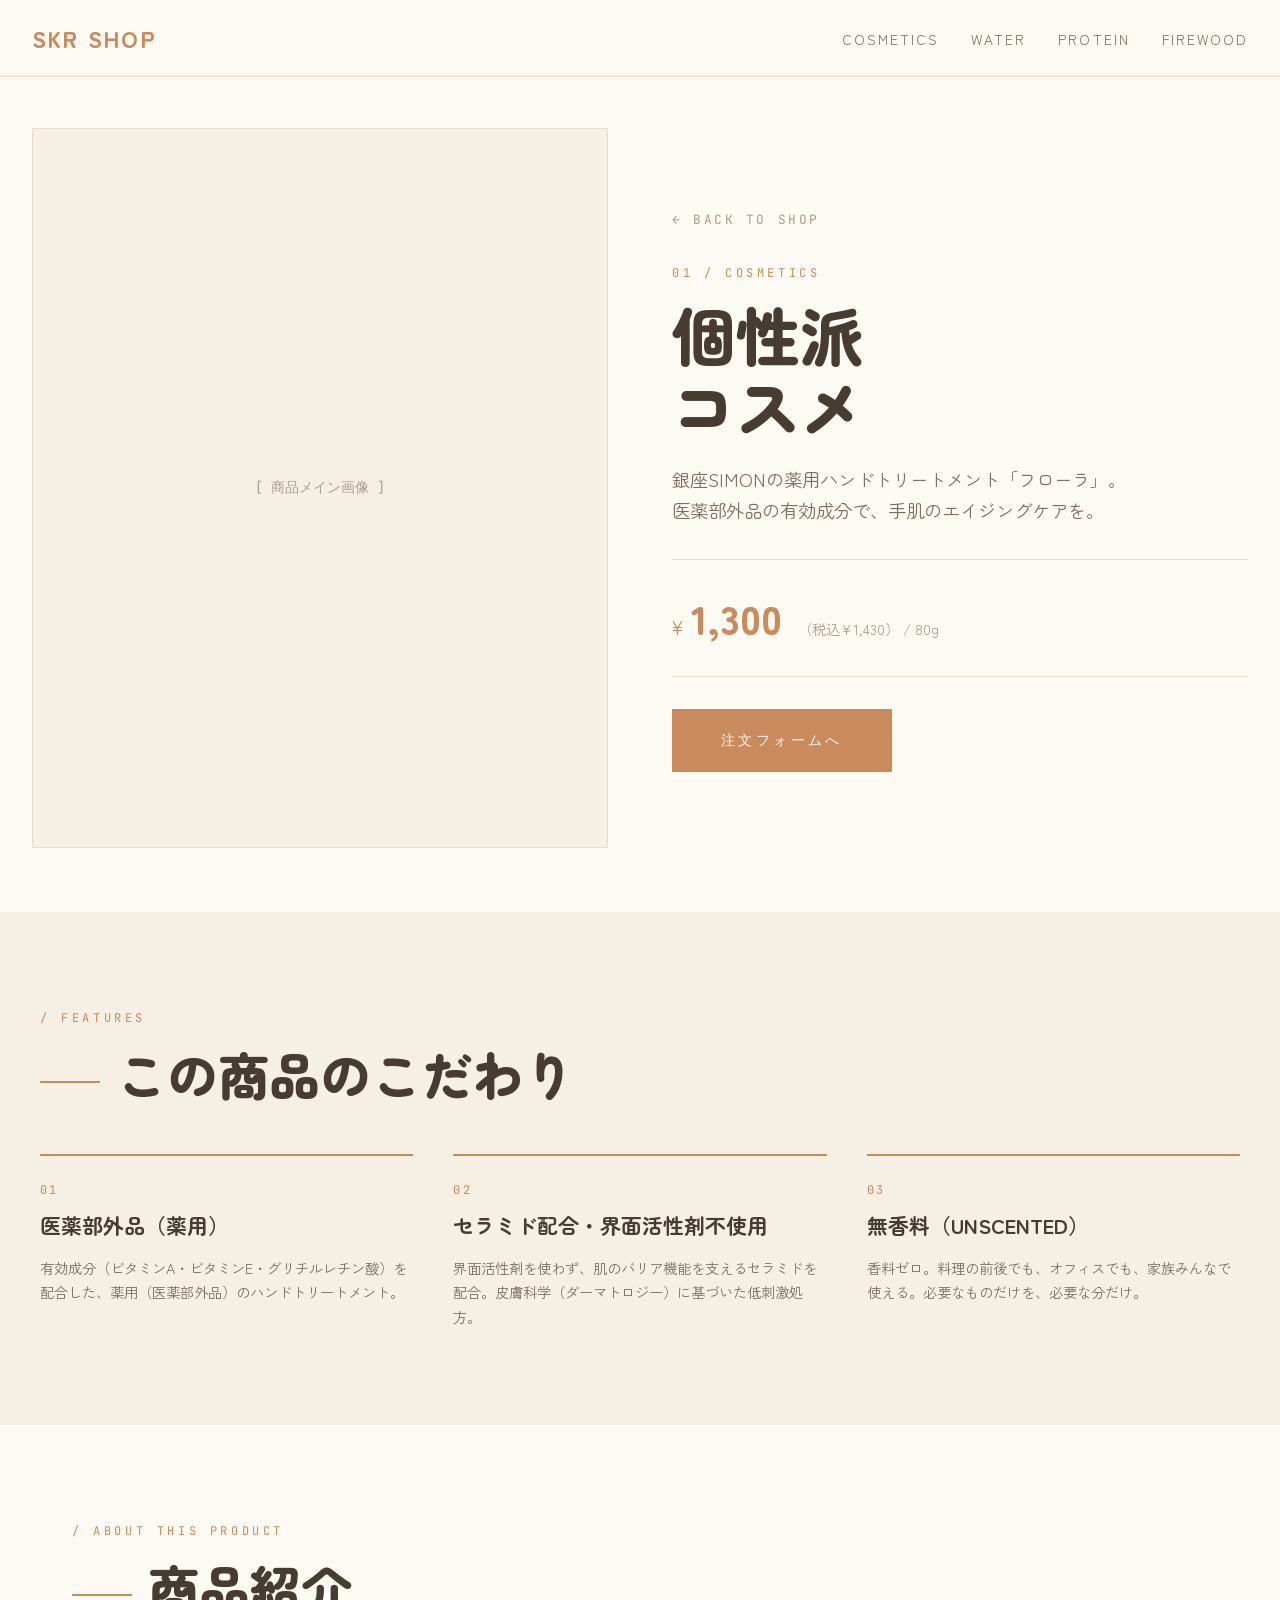
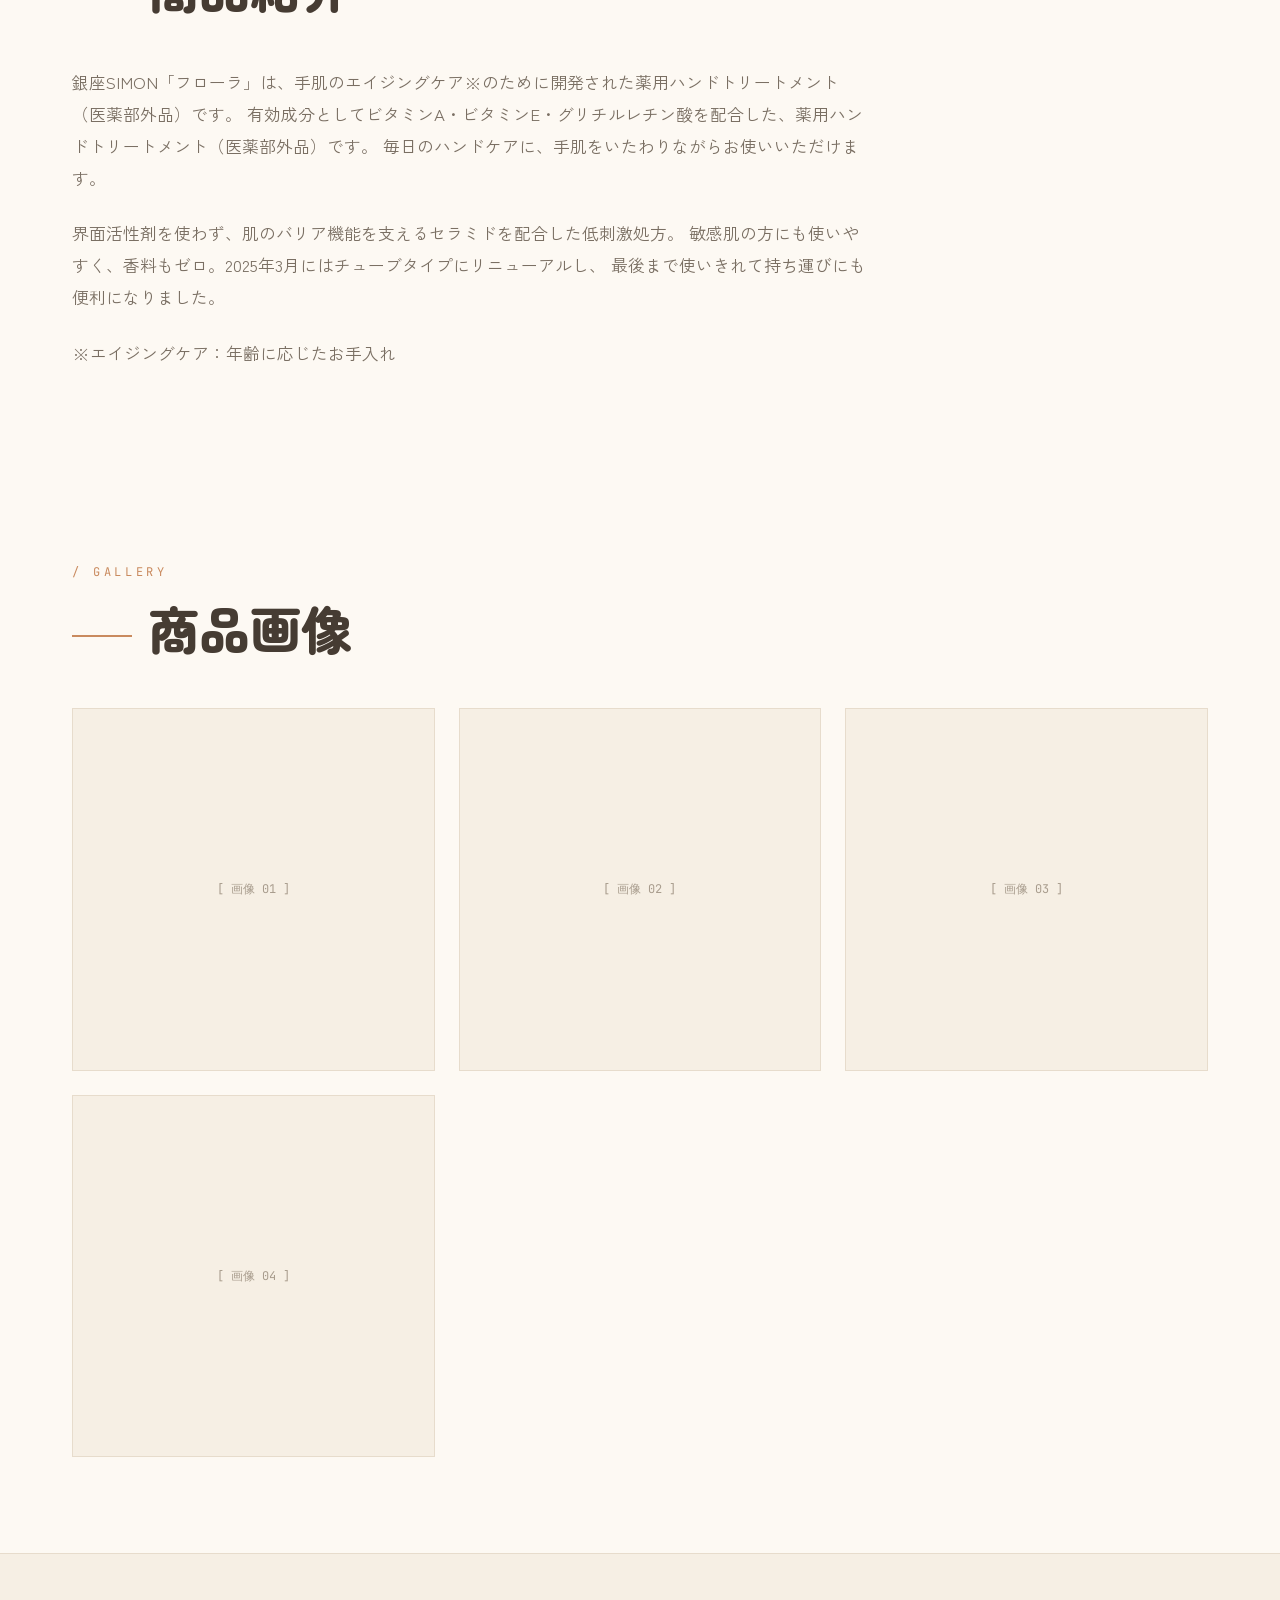
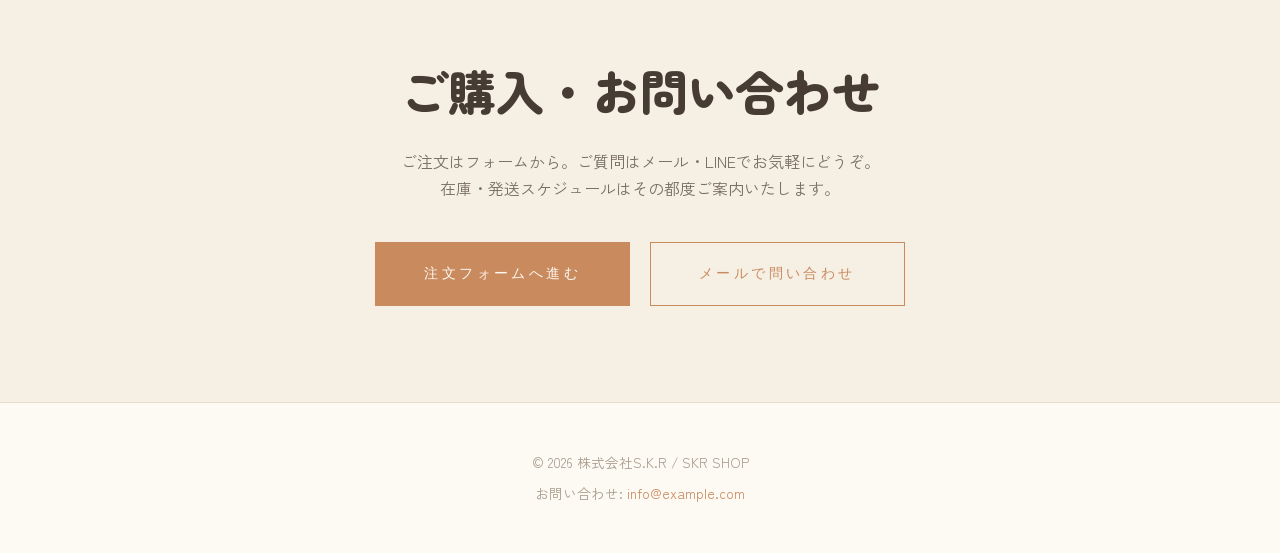
<file: wbl/cosmetics.html>
<!DOCTYPE html>
<html lang="ja">
<head>
  <meta charset="UTF-8">
  <meta name="viewport" content="width=device-width, initial-scale=1.0">
  <title>個性派コスメ | SKR SHOP</title>
  <link rel="stylesheet" href="style.css">
</head>
<body>

  <!-- NAV -->
  <nav class="nav">
    <a href="index.html" class="nav-logo">SKR SHOP</a>
    <ul class="nav-links">
      <li><a href="cosmetics.html">Cosmetics</a></li>
      <li><a href="water.html">Water</a></li>
      <li><a href="protein.html">Protein</a></li>
      <li><a href="firewood.html">Firewood</a></li>
    </ul>
  </nav>

  <!-- HERO -->
  <section class="product-hero">
    <div class="product-hero-image">
      <!-- TODO: 商品メイン画像をここに -->
      <!-- <img src="images/cosmetics-main.jpg" alt="個性派コスメ"> -->
      [ 商品メイン画像 ]
    </div>
    <div class="product-hero-content">
      <a href="index.html" class="back-link">← BACK TO SHOP</a>
      <div class="tag">01 / COSMETICS</div>
      <h1>個性派<br>コスメ</h1>
      <p class="lead">
        銀座SIMONの薬用ハンドトリートメント「フローラ」。<br>
        医薬部外品の有効成分で、手肌のエイジングケアを。
      </p>
      <div class="price-block">
        <span class="currency">¥</span>
        <span class="amount">1,300</span>
        <span class="unit">（税込¥1,430） / 80g</span>
      </div>
      <a href="#" class="btn btn-primary" data-product="個性派コスメ">注文フォームへ</a>
    </div>
  </section>

  <!-- FEATURES -->
  <section class="features">
    <div class="features-inner">
      <div class="section-label">/ Features</div>
      <h2 class="section-title"><span class="divider"></span>この商品のこだわり</h2>

      <div class="features-grid">
        <div class="feature reveal">
          <div class="feature-num">01</div>
          <h3 class="feature-title">医薬部外品（薬用）</h3>
          <p class="feature-desc">有効成分（ビタミンA・ビタミンE・グリチルレチン酸）を配合した、薬用（医薬部外品）のハンドトリートメント。</p>
        </div>
        <div class="feature reveal">
          <div class="feature-num">02</div>
          <h3 class="feature-title">セラミド配合・界面活性剤不使用</h3>
          <p class="feature-desc">界面活性剤を使わず、肌のバリア機能を支えるセラミドを配合。皮膚科学（ダーマトロジー）に基づいた低刺激処方。</p>
        </div>
        <div class="feature reveal">
          <div class="feature-num">03</div>
          <h3 class="feature-title">無香料（UNSCENTED）</h3>
          <p class="feature-desc">香料ゼロ。料理の前後でも、オフィスでも、家族みんなで使える。必要なものだけを、必要な分だけ。</p>
        </div>
      </div>
    </div>
  </section>

  <!-- DESCRIPTION -->
  <section class="section">
    <div class="section-label">/ About this product</div>
    <h2 class="section-title"><span class="divider"></span>商品紹介</h2>
    <div style="max-width: 800px; color: var(--text-secondary); font-size: 1.05rem; line-height: 1.9;">
      <p style="margin-bottom: 1.5rem;">
        銀座SIMON「フローラ」は、手肌のエイジングケア※のために開発された薬用ハンドトリートメント（医薬部外品）です。
        有効成分としてビタミンA・ビタミンE・グリチルレチン酸を配合した、薬用ハンドトリートメント（医薬部外品）です。
        毎日のハンドケアに、手肌をいたわりながらお使いいただけます。
      </p>
      <p style="margin-bottom: 1.5rem;">
        界面活性剤を使わず、肌のバリア機能を支えるセラミドを配合した低刺激処方。
        敏感肌の方にも使いやすく、香料もゼロ。2025年3月にはチューブタイプにリニューアルし、
        最後まで使いきれて持ち運びにも便利になりました。
      </p>
      <p>
        ※エイジングケア：年齢に応じたお手入れ
      </p>
    </div>
  </section>

  <!-- GALLERY -->
  <section class="gallery">
    <div class="section-label">/ Gallery</div>
    <h2 class="section-title"><span class="divider"></span>商品画像</h2>

    <div class="gallery-grid">
      <div class="gallery-item reveal">
        <!-- <img src="images/cosmetics-01.jpg" alt=""> -->
        [ 画像 01 ]
      </div>
      <div class="gallery-item reveal">
        <!-- <img src="images/cosmetics-02.jpg" alt=""> -->
        [ 画像 02 ]
      </div>
      <div class="gallery-item reveal">
        <!-- <img src="images/cosmetics-03.jpg" alt=""> -->
        [ 画像 03 ]
      </div>
      <div class="gallery-item reveal">
        <!-- <img src="images/cosmetics-04.jpg" alt=""> -->
        [ 画像 04 ]
      </div>
    </div>
  </section>

  <!-- CTA -->
  <section class="cta-section" id="purchase">
    <h2 class="cta-title">ご購入・お問い合わせ</h2>
    <p class="cta-desc">
      ご注文はフォームから。ご質問はメール・LINEでお気軽にどうぞ。<br>
      在庫・発送スケジュールはその都度ご案内いたします。
    </p>
    <a href="#" class="btn btn-primary" data-product="個性派コスメ">注文フォームへ進む</a>
    <a href="mailto:info@example.com?subject=【コスメ】お問い合わせ" class="btn" style="margin-left: 1rem;">メールで問い合わせ</a>
  </section>

  <!-- FOOTER -->
  <footer class="footer">
    <p>© 2026 株式会社S.K.R / SKR SHOP</p>

    <p style="margin-top: 0.5rem;">お問い合わせ: <a href="mailto:info@example.com">info@example.com</a></p>
  </footer>

  <script src="script.js"></script>
  <script src="config.js"></script>
</body>
</html>
</file>
<file: wbl/style.css>
/* ========================================
   SKR SHOP - Common Stylesheet
   Dark theme / Scroll-based product pages
   ======================================== */

@import url('https://fonts.googleapis.com/css2?family=Zen+Maru+Gothic:wght@400;500;700;900&family=Zen+Kaku+Gothic+New:wght@400;500;700&family=JetBrains+Mono:wght@400;700&display=swap');

/* 副業(美容・ウェルネス)トンマナ = 温かみ+親しみ。クリーム地 / 丸ゴシック / キャラメル＆ローズのアクセント */
:root {
  --bg-primary: #fdf9f3;     /* クリーム */
  --bg-secondary: #f6efe4;   /* 温かいパネル */
  --bg-tertiary: #ece1d2;
  --text-primary: #463c33;   /* 温かいブラウン */
  --text-secondary: #7a6f63;
  --text-muted: #a89c8d;
  --accent: #c98a5e;         /* キャラメル */
  --accent-alt: #cf8a83;     /* くすみローズ */
  --border: #e7dccc;
  --serif-jp: 'Zen Maru Gothic', 'Hiragino Maru Gothic ProN', 'Noto Sans JP', sans-serif;
  --sans: 'Zen Kaku Gothic New', 'Hiragino Sans', 'Noto Sans JP', sans-serif;
  --mono: 'JetBrains Mono', monospace;
}

* {
  margin: 0;
  padding: 0;
  box-sizing: border-box;
}

html {
  scroll-behavior: smooth;
}

body {
  background: var(--bg-primary);
  color: var(--text-primary);
  font-family: var(--sans);
  line-height: 1.7;
  overflow-x: hidden;
}

/* ==================== NAV ==================== */
.nav {
  position: fixed;
  top: 0;
  left: 0;
  right: 0;
  z-index: 100;
  padding: 1.2rem 2rem;
  background: rgba(253, 249, 243, 0.88);
  backdrop-filter: blur(12px);
  border-bottom: 1px solid var(--border);
  display: flex;
  justify-content: space-between;
  align-items: center;
}

.nav-logo {
  font-family: var(--serif-jp);
  font-weight: 900;
  font-size: 1.4rem;
  letter-spacing: 0.1em;
  color: var(--accent);
  text-decoration: none;
}

.nav-links {
  display: flex;
  gap: 2rem;
  list-style: none;
}

.nav-links a {
  color: var(--text-secondary);
  text-decoration: none;
  font-size: 0.85rem;
  letter-spacing: 0.15em;
  text-transform: uppercase;
  transition: color 0.3s;
}

.nav-links a:hover {
  color: var(--accent);
}

/* ==================== HERO ==================== */
.hero {
  min-height: 100vh;
  display: flex;
  flex-direction: column;
  justify-content: center;
  align-items: center;
  padding: 6rem 2rem 4rem;
  position: relative;
  overflow: hidden;
  text-align: center;
}

.hero::before {
  content: '';
  position: absolute;
  inset: 0;
  background:
    radial-gradient(circle at 20% 30%, rgba(201, 138, 94, 0.10), transparent 50%),
    radial-gradient(circle at 80% 70%, rgba(207, 138, 131, 0.08), transparent 50%);
  pointer-events: none;
}

.hero-tag {
  font-family: var(--mono);
  font-size: 0.8rem;
  letter-spacing: 0.3em;
  color: var(--accent);
  text-transform: uppercase;
  margin-bottom: 1.5rem;
  opacity: 0;
  animation: fadeUp 1s 0.2s forwards;
}

.hero-title {
  font-family: var(--serif-jp);
  font-weight: 900;
  font-size: clamp(2.5rem, 7vw, 5.5rem);
  line-height: 1.1;
  margin-bottom: 1.5rem;
  letter-spacing: 0.02em;
  opacity: 0;
  animation: fadeUp 1s 0.4s forwards;
}

.hero-title .accent {
  color: var(--accent);
  font-style: italic;
}

.hero-subtitle {
  font-family: var(--serif-jp);
  font-size: clamp(1rem, 2vw, 1.3rem);
  color: var(--text-secondary);
  max-width: 600px;
  margin: 0 auto 2.5rem;
  opacity: 0;
  animation: fadeUp 1s 0.6s forwards;
}

.hero-image {
  width: 100%;
  max-width: 700px;
  aspect-ratio: 16/9;
  background: var(--bg-secondary);
  border: 1px solid var(--border);
  display: flex;
  align-items: center;
  justify-content: center;
  color: var(--text-muted);
  font-family: var(--mono);
  font-size: 0.85rem;
  opacity: 0;
  animation: fadeUp 1s 0.8s forwards;
}

.hero-image img {
  width: 100%;
  height: 100%;
  object-fit: cover;
}

/* ==================== SECTION ==================== */
.section {
  padding: 6rem 2rem;
  max-width: 1200px;
  margin: 0 auto;
}

.section-label {
  font-family: var(--mono);
  font-size: 0.75rem;
  letter-spacing: 0.3em;
  color: var(--accent);
  text-transform: uppercase;
  margin-bottom: 1rem;
}

.section-title {
  font-family: var(--serif-jp);
  font-size: clamp(2rem, 4vw, 3.2rem);
  font-weight: 900;
  line-height: 1.2;
  margin-bottom: 3rem;
}

.section-title .divider {
  display: inline-block;
  width: 60px;
  height: 2px;
  background: var(--accent);
  margin: 0 1rem 0.3rem 0;
  vertical-align: middle;
}

/* ==================== GRID / CARDS ==================== */
.product-grid {
  display: grid;
  grid-template-columns: repeat(auto-fit, minmax(260px, 1fr));
  gap: 2rem;
}

.product-card {
  background: var(--bg-secondary);
  border: 1px solid var(--border);
  padding: 2rem;
  transition: transform 0.4s, border-color 0.4s;
  text-decoration: none;
  color: inherit;
  display: flex;
  flex-direction: column;
  position: relative;
  overflow: hidden;
}

.product-card:hover {
  transform: translateY(-6px);
  border-color: var(--accent);
}

.product-card::before {
  content: '';
  position: absolute;
  top: 0;
  left: 0;
  width: 100%;
  height: 2px;
  background: var(--accent);
  transform: scaleX(0);
  transform-origin: left;
  transition: transform 0.4s;
}

.product-card:hover::before {
  transform: scaleX(1);
}

.product-card-image {
  width: 100%;
  aspect-ratio: 4/3;
  background: var(--bg-tertiary);
  margin-bottom: 1.5rem;
  display: flex;
  align-items: center;
  justify-content: center;
  color: var(--text-muted);
  font-family: var(--mono);
  font-size: 0.75rem;
  overflow: hidden;
}

.product-card-image img {
  width: 100%;
  height: 100%;
  object-fit: cover;
}

.product-card-num {
  font-family: var(--mono);
  font-size: 0.75rem;
  color: var(--accent);
  letter-spacing: 0.2em;
  margin-bottom: 0.5rem;
}

.product-card-title {
  font-family: var(--serif-jp);
  font-size: 1.4rem;
  font-weight: 700;
  margin-bottom: 0.75rem;
}

.product-card-desc {
  font-size: 0.9rem;
  color: var(--text-secondary);
  margin-bottom: 1.5rem;
  flex-grow: 1;
}

.product-card-link {
  font-family: var(--mono);
  font-size: 0.8rem;
  letter-spacing: 0.2em;
  color: var(--accent);
  text-transform: uppercase;
}

/* ==================== PRODUCT PAGE LAYOUT ==================== */
.product-hero {
  min-height: 90vh;
  display: grid;
  grid-template-columns: 1fr 1fr;
  align-items: center;
  gap: 4rem;
  padding: 8rem 2rem 4rem;
  max-width: 1300px;
  margin: 0 auto;
}

.product-hero-image {
  aspect-ratio: 4/5;
  background: var(--bg-secondary);
  border: 1px solid var(--border);
  display: flex;
  align-items: center;
  justify-content: center;
  color: var(--text-muted);
  font-family: var(--mono);
  font-size: 0.85rem;
  overflow: hidden;
}

.product-hero-image img {
  width: 100%;
  height: 100%;
  object-fit: cover;
}

.product-hero-content .tag {
  font-family: var(--mono);
  font-size: 0.75rem;
  letter-spacing: 0.3em;
  color: var(--accent);
  text-transform: uppercase;
  margin-bottom: 1rem;
}

.product-hero-content h1 {
  font-family: var(--serif-jp);
  font-size: clamp(2rem, 5vw, 4rem);
  font-weight: 900;
  line-height: 1.1;
  margin-bottom: 1.5rem;
}

.product-hero-content .lead {
  font-family: var(--serif-jp);
  font-size: 1.15rem;
  color: var(--text-secondary);
  margin-bottom: 2rem;
}

.price-block {
  display: flex;
  align-items: baseline;
  gap: 0.5rem;
  margin-bottom: 2rem;
  padding: 1.5rem 0;
  border-top: 1px solid var(--border);
  border-bottom: 1px solid var(--border);
}

.price-block .currency {
  font-family: var(--serif-jp);
  color: var(--accent);
  font-size: 1.2rem;
}

.price-block .amount {
  font-family: var(--serif-jp);
  font-size: 2.5rem;
  font-weight: 900;
  color: var(--accent);
}

.price-block .unit {
  font-size: 0.9rem;
  color: var(--text-muted);
  margin-left: 0.5rem;
}

/* ==================== FEATURES ==================== */
.features {
  background: var(--bg-secondary);
  padding: 6rem 2rem;
}

.features-inner {
  max-width: 1200px;
  margin: 0 auto;
}

.features-grid {
  display: grid;
  grid-template-columns: repeat(auto-fit, minmax(250px, 1fr));
  gap: 2.5rem;
  margin-top: 3rem;
}

.feature {
  border-top: 2px solid var(--accent);
  padding-top: 1.5rem;
}

.feature-num {
  font-family: var(--mono);
  font-size: 0.75rem;
  color: var(--accent);
  letter-spacing: 0.2em;
  margin-bottom: 0.5rem;
}

.feature-title {
  font-family: var(--serif-jp);
  font-size: 1.3rem;
  font-weight: 700;
  margin-bottom: 0.75rem;
}

.feature-desc {
  font-size: 0.9rem;
  color: var(--text-secondary);
}

/* ==================== GALLERY ==================== */
.gallery {
  padding: 6rem 2rem;
  max-width: 1200px;
  margin: 0 auto;
}

.gallery-grid {
  display: grid;
  grid-template-columns: repeat(auto-fit, minmax(280px, 1fr));
  gap: 1.5rem;
  margin-top: 3rem;
}

.gallery-item {
  aspect-ratio: 1/1;
  background: var(--bg-secondary);
  border: 1px solid var(--border);
  display: flex;
  align-items: center;
  justify-content: center;
  color: var(--text-muted);
  font-family: var(--mono);
  font-size: 0.75rem;
  overflow: hidden;
}

.gallery-item img {
  width: 100%;
  height: 100%;
  object-fit: cover;
}

/* ==================== CTA / PURCHASE ==================== */
.cta-section {
  padding: 6rem 2rem;
  text-align: center;
  background: var(--bg-secondary);
  border-top: 1px solid var(--border);
}

.cta-title {
  font-family: var(--serif-jp);
  font-size: clamp(2rem, 4vw, 3rem);
  font-weight: 900;
  margin-bottom: 1rem;
}

.cta-desc {
  color: var(--text-secondary);
  margin-bottom: 2.5rem;
}

.btn {
  display: inline-block;
  padding: 1.2rem 3rem;
  font-family: var(--mono);
  font-size: 0.85rem;
  letter-spacing: 0.25em;
  text-transform: uppercase;
  text-decoration: none;
  border: 1px solid var(--accent);
  color: var(--accent);
  background: transparent;
  transition: all 0.3s;
  cursor: pointer;
}

.btn:hover {
  background: var(--accent);
  color: var(--bg-primary);
}

.btn-primary {
  background: var(--accent);
  color: var(--bg-primary);
}

.btn-primary:hover {
  background: transparent;
  color: var(--accent);
}

/* ==================== FOOTER ==================== */
.footer {
  padding: 3rem 2rem;
  border-top: 1px solid var(--border);
  text-align: center;
  color: var(--text-muted);
  font-size: 0.85rem;
}

.footer a {
  color: var(--accent);
  text-decoration: none;
}

/* ==================== BACK LINK ==================== */
.back-link {
  display: inline-block;
  font-family: var(--mono);
  font-size: 0.8rem;
  color: var(--text-muted);
  text-decoration: none;
  letter-spacing: 0.2em;
  margin-bottom: 2rem;
  transition: color 0.3s;
}

.back-link:hover {
  color: var(--accent);
}

/* ==================== ANIMATIONS ==================== */
@keyframes fadeUp {
  from {
    opacity: 0;
    transform: translateY(30px);
  }
  to {
    opacity: 1;
    transform: translateY(0);
  }
}

.reveal {
  opacity: 0;
  transform: translateY(30px);
  transition: opacity 0.8s, transform 0.8s;
}

.reveal.visible {
  opacity: 1;
  transform: translateY(0);
}

/* ==================== RESPONSIVE ==================== */
@media (max-width: 768px) {
  .nav {
    padding: 1rem;
  }

  .nav-links {
    gap: 1rem;
  }

  .nav-links a {
    font-size: 0.75rem;
  }

  .product-hero {
    grid-template-columns: 1fr;
    padding: 6rem 1.5rem 3rem;
  }

  .section,
  .gallery,
  .features {
    padding: 4rem 1.5rem;
  }
}
</file>
